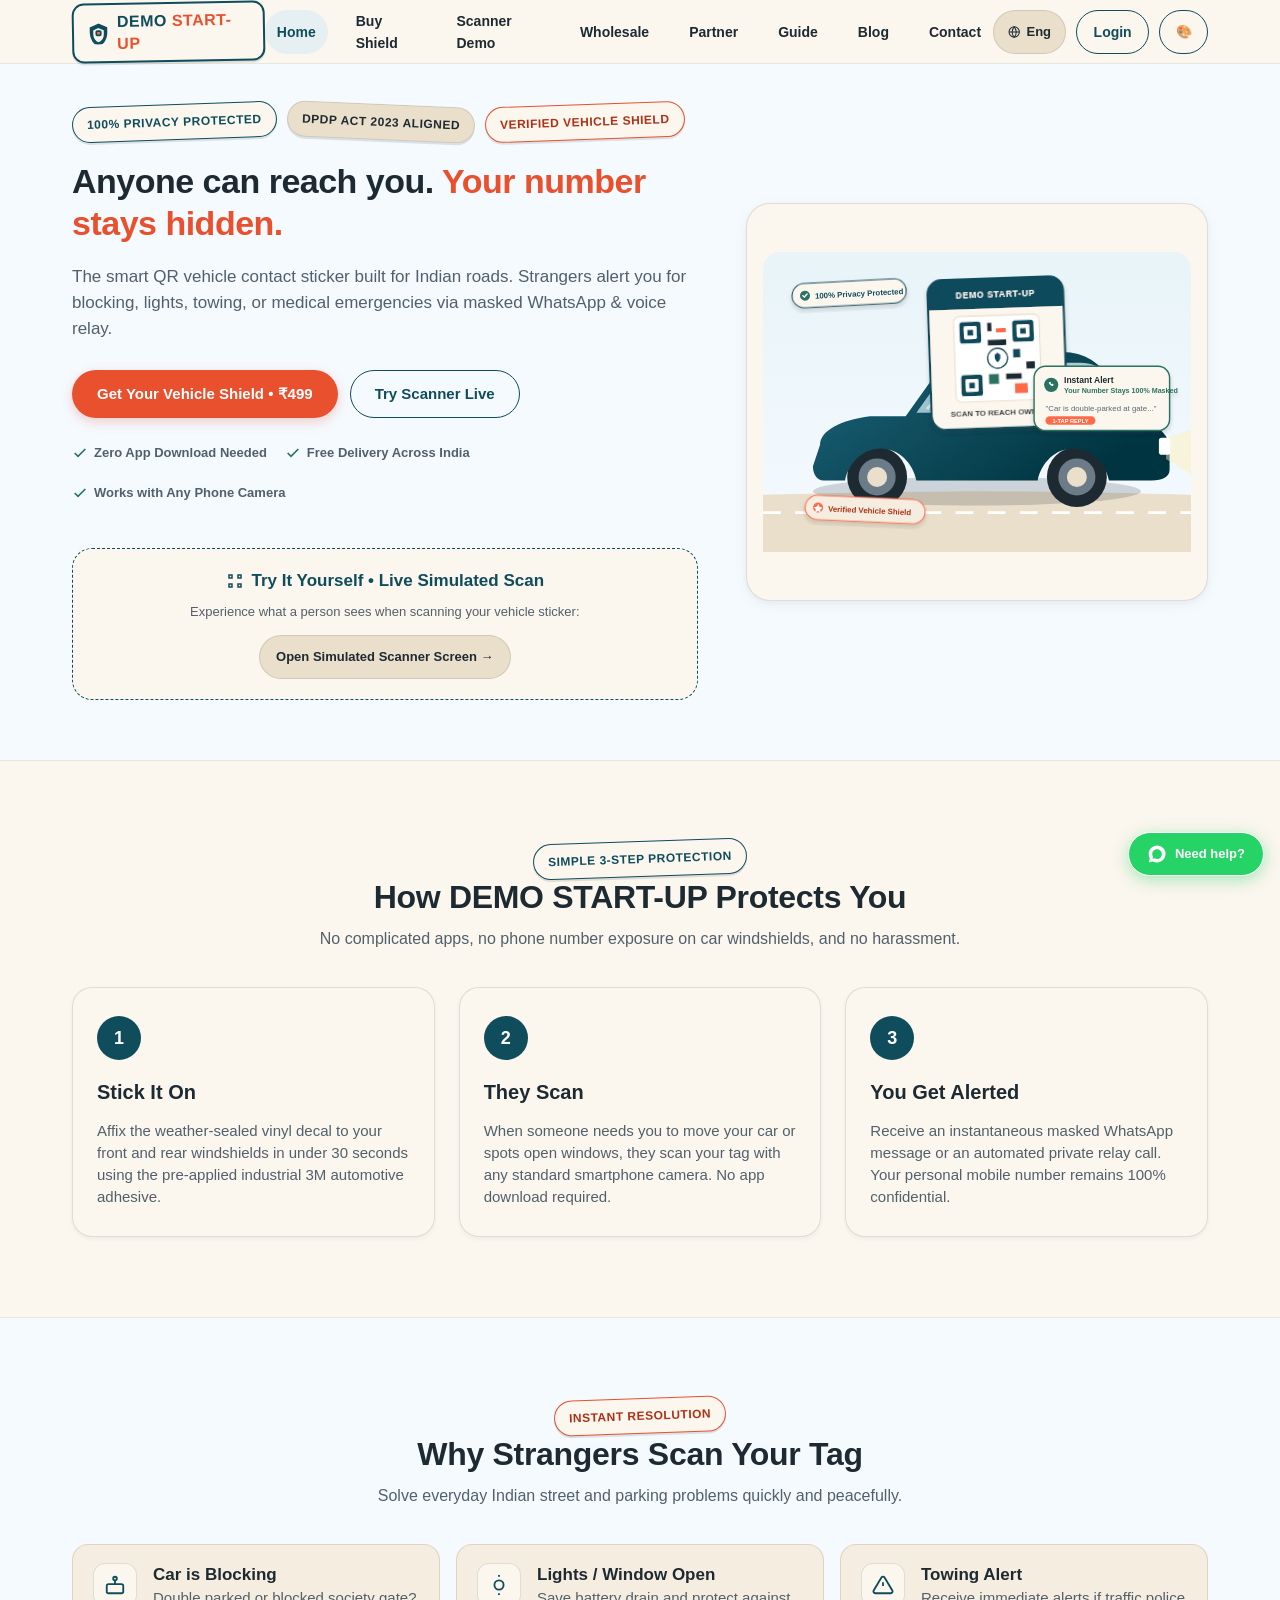
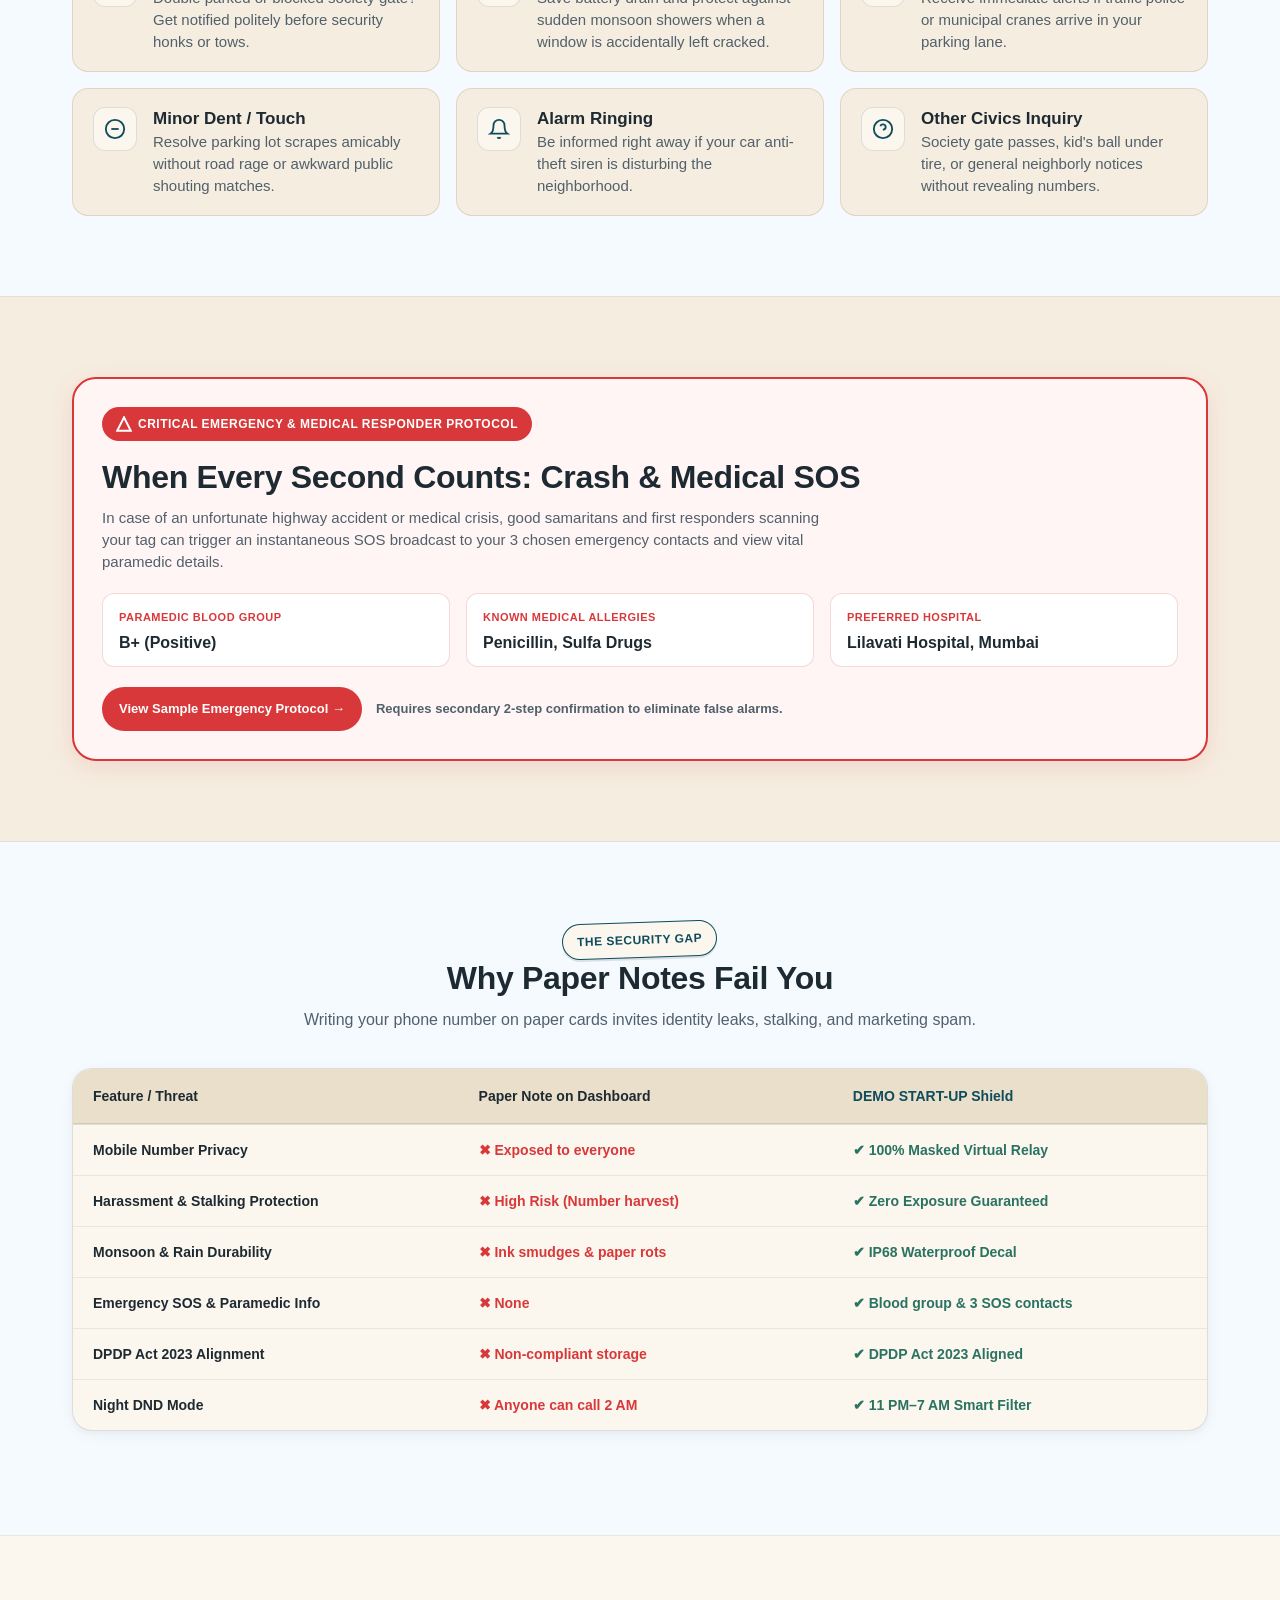
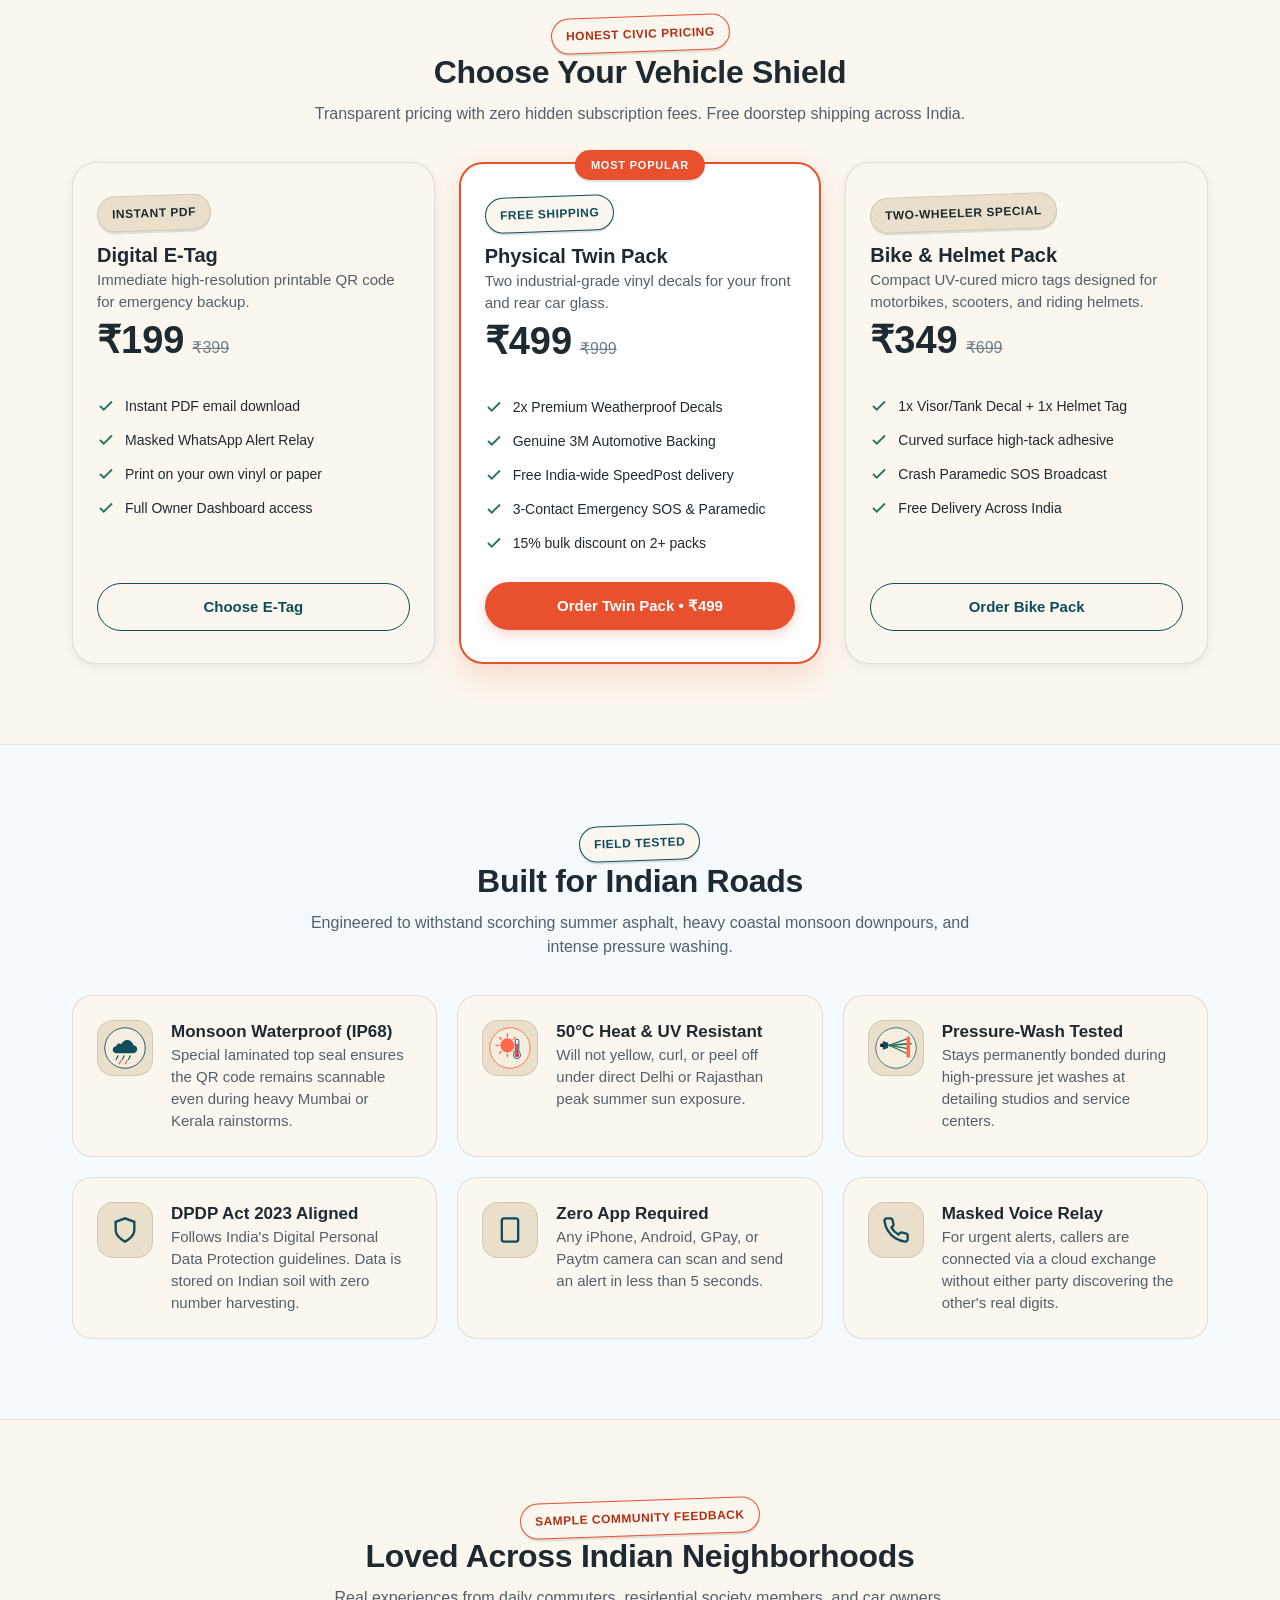
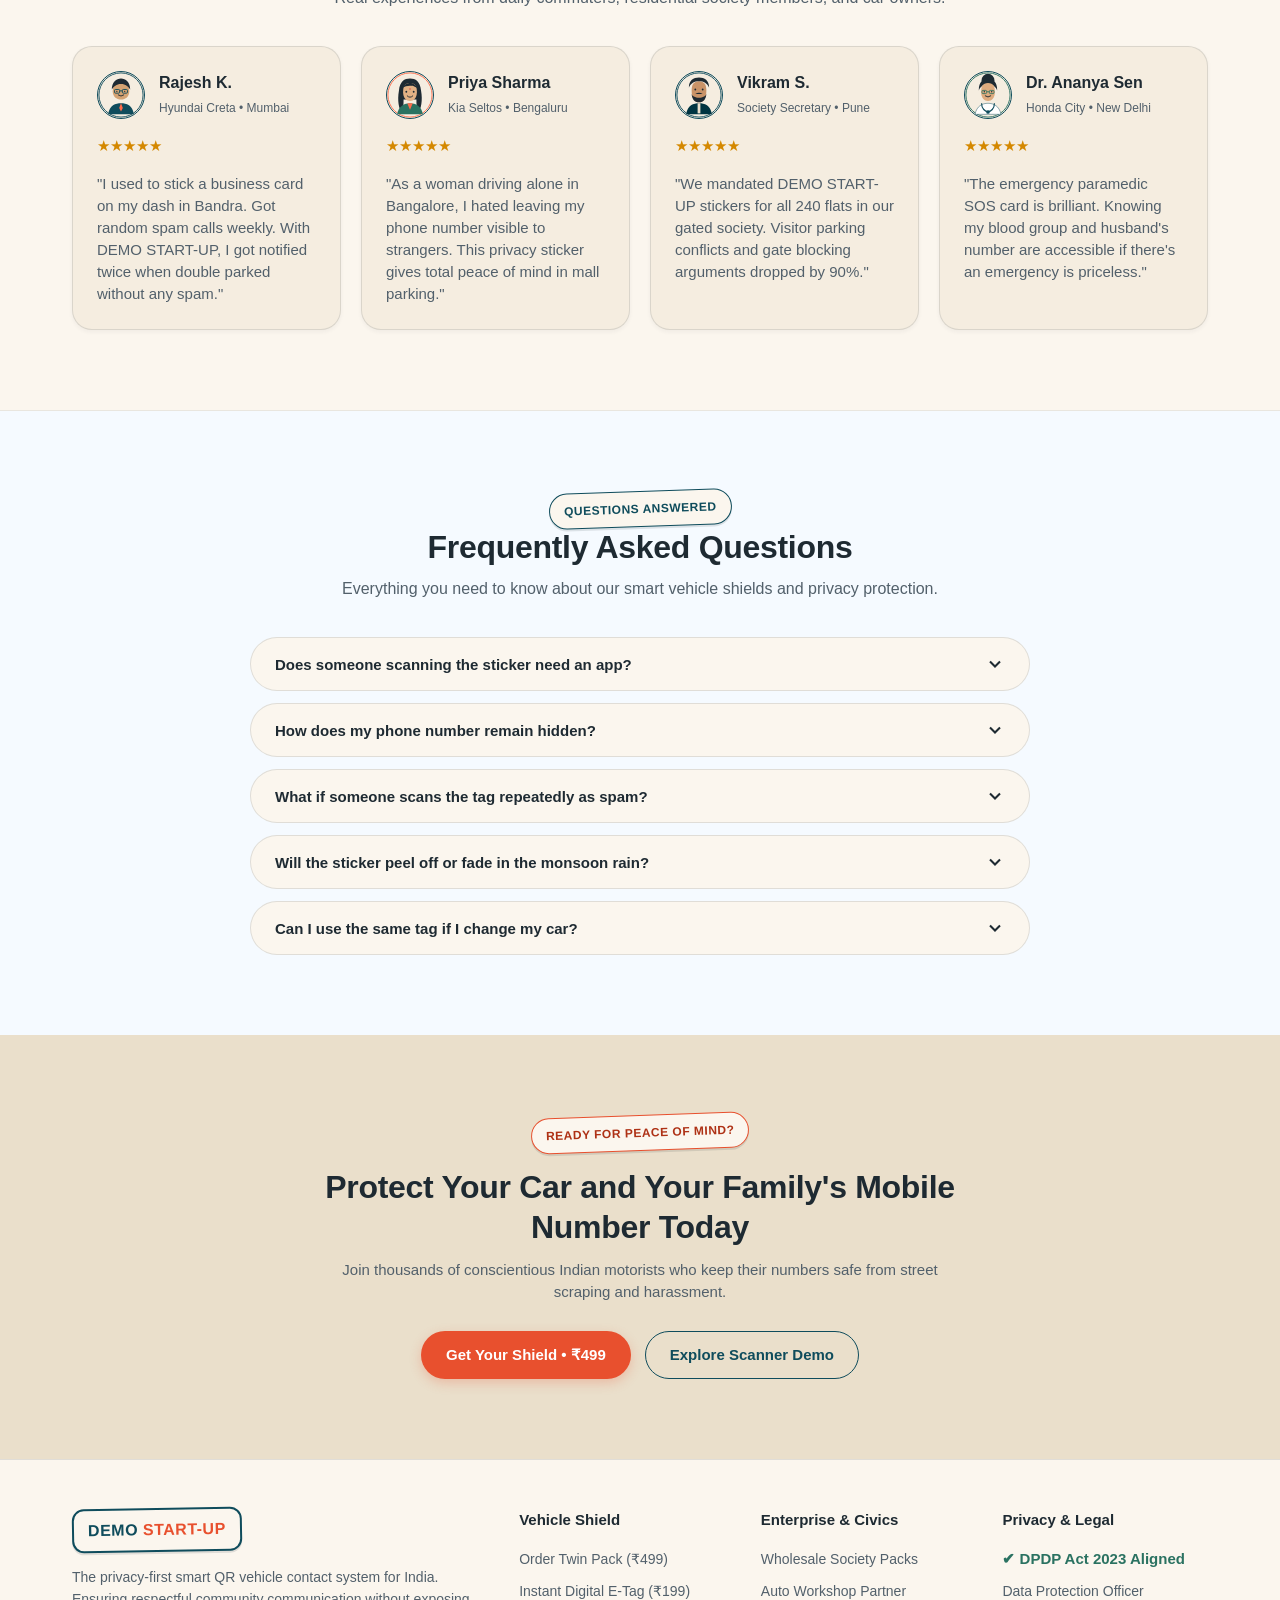
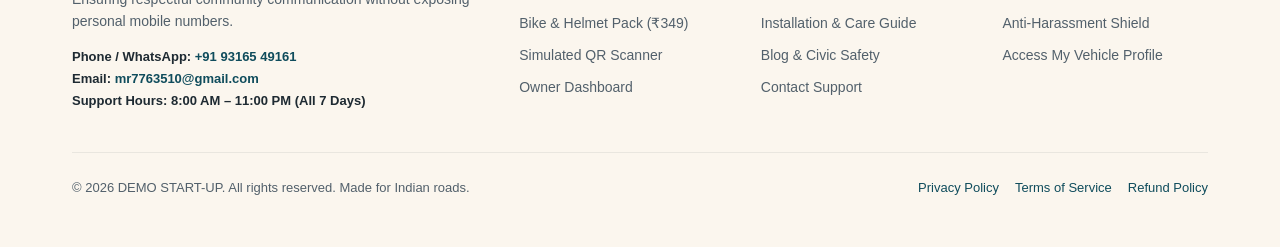
<file: index.html>
<!DOCTYPE html>
<html lang="en">
<head>
  <meta charset="UTF-8">
  <meta name="viewport" content="width=device-width, initial-scale=1.0">
  <title>DEMO START-UP • Smart QR Vehicle Contact Stickers for India</title>
  <meta name="description" content="Anyone can reach you. Your number stays hidden. The smart QR vehicle contact sticker built for Indian roads. Masked WhatsApp & voice relay.">
  <link rel="stylesheet" href="css/styles.css">
</head>
<body>

  <!-- Top Sticky Header Bar -->
  <header class="site-header" id="site-header">
    <div class="container header-container">
      <a href="index.html" class="brand-logo-link" aria-label="DEMO START-UP Home">
        <div class="brand-badge">
          <svg class="shield-glyph" viewBox="0 0 24 24" fill="none" stroke="currentColor" stroke-width="2">
            <path d="M12 2L3 6v6c0 6.5 4 12 9 14 5-2 9-7.5 9-14V6l-9-4z" fill="#0F4C5C"/>
            <path d="M12 5L5 8.2v4.8c0 4.8 3 8.9 7 10.4 4-1.5 7-5.6 7-10.4V8.2L12 5z" fill="#FBF6EE"/>
            <rect x="9.5" y="9.5" width="5" height="5" fill="#FF6B4A" rx="1"/>
          </svg>
          <span class="brand-text">DEMO <span>START-UP</span></span>
        </div>
      </a>

      <!-- Desktop Nav Links -->
      <nav aria-label="Main Navigation">
        <ul class="nav-links">
          <li><a href="index.html" class="nav-link active" data-i18n="nav_home">Home</a></li>
          <li><a href="buy.html" class="nav-link" data-i18n="nav_buy">Buy Shield</a></li>
          <li><a href="scan.html" class="nav-link" data-i18n="nav_scanner">Scanner Demo</a></li>
          <li><a href="wholesale.html" class="nav-link" data-i18n="nav_wholesale">Wholesale</a></li>
          <li><a href="partner.html" class="nav-link" data-i18n="nav_partner">Partner</a></li>
          <li><a href="guide.html" class="nav-link" data-i18n="nav_guide">Guide</a></li>
          <li><a href="blog.html" class="nav-link" data-i18n="nav_blog">Blog</a></li>
          <li><a href="contact.html" class="nav-link" data-i18n="nav_contact">Contact</a></li>
        </ul>
      </nav>

      <!-- Header Actions -->
      <div class="header-actions">
        <!-- Language Pill -->
        <button type="button" class="lang-pill-btn" id="lang-sheet-trigger" aria-label="Select Language">
          <svg width="16" height="16" viewBox="0 0 24 24" fill="none" stroke="currentColor" stroke-width="2">
            <circle cx="12" cy="12" r="10"></circle>
            <line x1="2" y1="12" x2="22" y2="12"></line>
            <path d="M12 2a15.3 15.3 0 0 1 4 10 15.3 15.3 0 0 1-4 10 15.3 15.3 0 0 1-4-10 15.3 15.3 0 0 1 4-10z"></path>
          </svg>
          <span id="current-lang-text">Eng</span>
        </button>

        <a href="login.html" class="btn btn-outline btn-sm header-login-btn" data-i18n="nav_login">Login</a>
        <a href="buy.html" class="btn btn-cta btn-sm" style="display:none;" id="header-buy-cta">Get Shield</a>
        <button id="bg-toggle-btn" class="btn btn-outline btn-sm" aria-label="Change Background Color">🎨</button>

        <!-- Mobile Menu Toggle Button -->
        <button type="button" class="mobile-menu-toggle" id="mobile-menu-toggle" aria-label="Open Navigation Menu">
          <svg width="22" height="22" viewBox="0 0 24 24" fill="none" stroke="currentColor" stroke-width="2">
            <line x1="3" y1="12" x2="21" y2="12"></line>
            <line x1="3" y1="6" x2="21" y2="6"></line>
            <line x1="3" y1="18" x2="21" y2="18"></line>
          </svg>
        </button>
      </div>
    </div>
  </header>

  <!-- Mobile Slide-in Drawer -->
  <div class="mobile-nav-drawer" id="mobile-nav-drawer" role="dialog" aria-modal="true" aria-label="Mobile Navigation">
    <div class="drawer-content">
      <div class="drawer-header">
        <div class="brand-badge">
          <span class="brand-text">DEMO <span>START-UP</span></span>
        </div>
        <button type="button" id="close-drawer-btn" aria-label="Close Navigation" style="background:none; border:none; color:var(--text); font-size:22px; cursor:pointer;">&times;</button>
      </div>
      <ul class="drawer-links">
        <li><a href="index.html" class="drawer-link active"><span>🏠</span> Home</a></li>
        <li><a href="buy.html" class="drawer-link"><span>🛡️</span> Buy Vehicle Shield</a></li>
        <li><a href="scan.html" class="drawer-link"><span>📱</span> Scanner Demo</a></li>
        <li><a href="dashboard.html" class="drawer-link"><span>📊</span> Owner Dashboard</a></li>
        <li><a href="wholesale.html" class="drawer-link"><span>🏢</span> Wholesale & Societies</a></li>
        <li><a href="partner.html" class="drawer-link"><span>🤝</span> Partner Program</a></li>
        <li><a href="guide.html" class="drawer-link"><span>📖</span> User Guide & Care</a></li>
        <li><a href="blog.html" class="drawer-link"><span>✍️</span> Blog & Insights</a></li>
        <li><a href="contact.html" class="drawer-link"><span>📞</span> Contact Support</a></li>
      </ul>
      <div style="margin-top:auto; display:flex; flex-direction:column; gap:10px;">
        <a href="login.html" class="btn btn-outline btn-block">Owner Login</a>
        <a href="buy.html" class="btn btn-cta btn-block">Get Shield • ₹499</a>
      </div>
    </div>
  </div>

  <!-- Language Selection Bottom Sheet -->
  <div class="bottom-sheet-backdrop" id="lang-bottom-sheet" role="dialog" aria-modal="true" aria-label="Choose Language">
    <div class="bottom-sheet">
      <div class="sheet-handle"></div>
      <div class="sheet-header">
        <h3 style="font-size:18px;">Choose Language</h3>
        <button type="button" id="close-lang-sheet" style="font-size:20px; color:var(--text-muted); cursor:pointer;">&times;</button>
      </div>
      <div class="language-options-grid">
        <button type="button" class="lang-option-btn selected" data-lang="en">
          <div>
            <div class="lang-title">English</div>
            <div class="lang-sub">Default Interface</div>
          </div>
          <span>✔</span>
        </button>
        <button type="button" class="lang-option-btn" data-lang="hi">
          <div>
            <div class="lang-title">हिन्दी (Hindi)</div>
            <div class="lang-sub">भारतीय भाषाओं में अलर्ट</div>
          </div>
          <span>✔</span>
        </button>
        <button type="button" class="lang-option-btn" data-lang="gu">
          <div>
            <div class="lang-title">ગુજરાતી (Gujarati)</div>
            <div class="lang-sub">સ્થાનિક ભાષા સપોર્ટ</div>
          </div>
          <span>✔</span>
        </button>
        <button type="button" class="lang-option-btn" data-lang="ta">
          <div>
            <div class="lang-title">தமிழ் (Tamil)</div>
            <div class="lang-sub">பிராந்திய மொழி ஆதரவு</div>
          </div>
          <span>✔</span>
        </button>
      </div>
    </div>
  </div>

  <main>
    <!-- HERO SECTION -->
    <section class="hero-section">
      <div class="container">
        <div class="hero-grid">
          <!-- Left Text Content -->
          <div class="hero-content">
            <div class="hero-badges-row">
              <span class="sticker-badge badge-teal" data-i18n="badge_privacy">100% Privacy Protected</span>
              <span class="sticker-badge badge-sand tilt-right" data-i18n="badge_aligned">DPDP Act 2023 Aligned</span>
              <span class="sticker-badge badge-coral" data-i18n="badge_shield">Verified Vehicle Shield</span>
            </div>

            <h1 class="hero-title" data-i18n="hero_title">
              Anyone can reach you. <span>Your number stays hidden.</span>
            </h1>

            <p class="hero-subtitle" data-i18n="hero_subtitle">
              The smart QR vehicle contact sticker built for Indian roads. Strangers alert you for blocking, lights, towing, or medical emergencies via masked WhatsApp & voice relay.
            </p>

            <div class="hero-cta-group">
              <a href="buy.html" class="btn btn-cta" data-i18n="cta_get_shield">
                Get Your Vehicle Shield • ₹499
              </a>
              <a href="scan.html" class="btn btn-outline" data-i18n="cta_try_scanner">
                Try Scanner Live
              </a>
            </div>

            <div class="trust-row">
              <span class="trust-item">
                <svg width="16" height="16" viewBox="0 0 24 24" fill="none" stroke="#2A7261" stroke-width="2.5"><polyline points="20 6 9 17 4 12"></polyline></svg>
                Zero App Download Needed
              </span>
              <span class="trust-item">
                <svg width="16" height="16" viewBox="0 0 24 24" fill="none" stroke="#2A7261" stroke-width="2.5"><polyline points="20 6 9 17 4 12"></polyline></svg>
                Free Delivery Across India
              </span>
              <span class="trust-item">
                <svg width="16" height="16" viewBox="0 0 24 24" fill="none" stroke="#2A7261" stroke-width="2.5"><polyline points="20 6 9 17 4 12"></polyline></svg>
                Works with Any Phone Camera
              </span>
            </div>

            <!-- "Try It Yourself" Simulated Scan Banner -->
            <div class="simulated-scan-box">
              <h4>
                <svg width="18" height="18" viewBox="0 0 24 24" fill="none" stroke="currentColor" stroke-width="2"><path d="M4 4h4v4H4zM16 4h4v4h-4zM4 16h4v4H4zM16 16h4v4h-4z"></path></svg>
                Try It Yourself • Live Simulated Scan
              </h4>
              <p style="font-size:13px; margin-bottom:12px;">Experience what a person sees when scanning your vehicle sticker:</p>
              <a href="scan.html" class="btn btn-sand btn-sm">Open Simulated Scanner Screen &rarr;</a>
            </div>
          </div>

          <!-- Right Hero Illustration -->
          <div class="hero-visual">
            <div class="hero-visual-card">
              <img src="assets/hero-car-qr.svg" alt="Tactile QR vehicle contact sticker affixed on a modern car windshield in India" width="520" height="364">
            </div>
          </div>
        </div>
      </div>
    </section>

    <!-- SECTION: HOW DEMO START-UP PROTECTS YOU (3 Steps) -->
    <section class="section section-cream">
      <div class="container">
        <div class="section-header">
          <span class="sticker-badge badge-teal">Simple 3-Step Protection</span>
          <h2>How DEMO START-UP Protects You</h2>
          <p>No complicated apps, no phone number exposure on car windshields, and no harassment.</p>
        </div>

        <div class="steps-grid">
          <div class="step-card">
            <div class="step-badge">1</div>
            <h3>Stick It On</h3>
            <p>Affix the weather-sealed vinyl decal to your front and rear windshields in under 30 seconds using the pre-applied industrial 3M automotive adhesive.</p>
          </div>

          <div class="step-card">
            <div class="step-badge">2</div>
            <h3>They Scan</h3>
            <p>When someone needs you to move your car or spots open windows, they scan your tag with any standard smartphone camera. No app download required.</p>
          </div>

          <div class="step-card">
            <div class="step-badge">3</div>
            <h3>You Get Alerted</h3>
            <p>Receive an instantaneous masked WhatsApp message or an automated private relay call. Your personal mobile number remains 100% confidential.</p>
          </div>
        </div>
      </div>
    </section>

    <!-- SECTION: WHY STRANGERS SCAN YOUR TAG -->
    <section class="section">
      <div class="container">
        <div class="section-header">
          <span class="sticker-badge badge-coral">Instant Resolution</span>
          <h2>Why Strangers Scan Your Tag</h2>
          <p>Solve everyday Indian street and parking problems quickly and peacefully.</p>
        </div>

        <div class="reasons-grid">
          <div class="reason-card">
            <div class="reason-icon">
              <svg width="22" height="22" viewBox="0 0 24 24" fill="none" stroke="currentColor" stroke-width="2"><rect x="3" y="11" width="18" height="10" rx="2"></rect><circle cx="12" cy="5" r="2"></circle><path d="M12 7v4"></path></svg>
            </div>
            <div>
              <h4>Car is Blocking</h4>
              <p>Double parked or blocked society gate? Get notified politely before security honks or tows.</p>
            </div>
          </div>

          <div class="reason-card">
            <div class="reason-icon">
              <svg width="22" height="22" viewBox="0 0 24 24" fill="none" stroke="currentColor" stroke-width="2"><circle cx="12" cy="12" r="5"></circle><line x1="12" y1="1" x2="12" y2="3"></line><line x1="12" y1="21" x2="12" y2="23"></line></svg>
            </div>
            <div>
              <h4>Lights / Window Open</h4>
              <p>Save battery drain and protect against sudden monsoon showers when a window is accidentally left cracked.</p>
            </div>
          </div>

          <div class="reason-card">
            <div class="reason-icon">
              <svg width="22" height="22" viewBox="0 0 24 24" fill="none" stroke="currentColor" stroke-width="2"><path d="M10.29 3.86L1.82 18a2 2 0 0 0 1.71 3h16.94a2 2 0 0 0 1.71-3L13.71 3.86a2 2 0 0 0-3.42 0z"></path><line x1="12" y1="9" x2="12" y2="13"></line><line x1="12" y1="17" x2="12.01" y2="17"></line></svg>
            </div>
            <div>
              <h4>Towing Alert</h4>
              <p>Receive immediate alerts if traffic police or municipal cranes arrive in your parking lane.</p>
            </div>
          </div>

          <div class="reason-card">
            <div class="reason-icon">
              <svg width="22" height="22" viewBox="0 0 24 24" fill="none" stroke="currentColor" stroke-width="2"><circle cx="12" cy="12" r="10"></circle><path d="M8 12h8"></path></svg>
            </div>
            <div>
              <h4>Minor Dent / Touch</h4>
              <p>Resolve parking lot scrapes amicably without road rage or awkward public shouting matches.</p>
            </div>
          </div>

          <div class="reason-card">
            <div class="reason-icon">
              <svg width="22" height="22" viewBox="0 0 24 24" fill="none" stroke="currentColor" stroke-width="2"><path d="M18 8A6 6 0 0 0 6 8c0 7-3 9-3 9h18s-3-2-3-9"></path><path d="M13.73 21a2 2 0 0 1-3.46 0"></path></svg>
            </div>
            <div>
              <h4>Alarm Ringing</h4>
              <p>Be informed right away if your car anti-theft siren is disturbing the neighborhood.</p>
            </div>
          </div>

          <div class="reason-card">
            <div class="reason-icon">
              <svg width="22" height="22" viewBox="0 0 24 24" fill="none" stroke="currentColor" stroke-width="2"><circle cx="12" cy="12" r="10"></circle><path d="M9.09 9a3 3 0 0 1 5.83 1c0 2-3 3-3 3"></path><line x1="12" y1="17" x2="12.01" y2="17"></line></svg>
            </div>
            <div>
              <h4>Other Civics Inquiry</h4>
              <p>Society gate passes, kid's ball under tire, or general neighborly notices without revealing numbers.</p>
            </div>
          </div>
        </div>
      </div>
    </section>

    <!-- SECTION: EMERGENCY SOS & PARAMEDIC CARD -->
    <section class="section section-ivory">
      <div class="container">
        <div class="sos-card-featured">
          <div class="sos-badge-tag">
            <svg width="16" height="16" viewBox="0 0 24 24" fill="none" stroke="currentColor" stroke-width="3"><polygon points="12 2 2 22 22 22"></polygon></svg>
            Critical Emergency & Medical Responder Protocol
          </div>
          <h2 style="color:var(--text); margin-bottom:10px;">When Every Second Counts: Crash & Medical SOS</h2>
          <p style="color:var(--text-muted); font-size:15px; max-width:720px;">
            In case of an unfortunate highway accident or medical crisis, good samaritans and first responders scanning your tag can trigger an instantaneous SOS broadcast to your 3 chosen emergency contacts and view vital paramedic details.
          </p>

          <div class="paramedic-details-grid">
            <div class="paramedic-field">
              <span class="label">Paramedic Blood Group</span>
              <span class="value">B+ (Positive)</span>
            </div>
            <div class="paramedic-field">
              <span class="label">Known Medical Allergies</span>
              <span class="value">Penicillin, Sulfa Drugs</span>
            </div>
            <div class="paramedic-field">
              <span class="label">Preferred Hospital</span>
              <span class="value">Lilavati Hospital, Mumbai</span>
            </div>
          </div>

          <div style="display:flex; gap:14px; flex-wrap:wrap; align-items:center;">
            <a href="scan.html" class="btn btn-sos btn-sm">
              View Sample Emergency Protocol &rarr;
            </a>
            <span style="font-size:13px; color:var(--text-muted); font-weight:600;">
              Requires secondary 2-step confirmation to eliminate false alarms.
            </span>
          </div>
        </div>
      </div>
    </section>

    <!-- SECTION: WHY PAPER NOTES FAIL YOU (Comparison Table) -->
    <section class="section">
      <div class="container">
        <div class="section-header">
          <span class="sticker-badge badge-teal">The Security Gap</span>
          <h2>Why Paper Notes Fail You</h2>
          <p>Writing your phone number on paper cards invites identity leaks, stalking, and marketing spam.</p>
        </div>

        <div class="comparison-table-wrapper">
          <table class="comparison-table">
            <thead>
              <tr>
                <th style="width:34%;">Feature / Threat</th>
                <th style="width:33%;">Paper Note on Dashboard</th>
                <th style="width:33%; color:var(--primary);">DEMO START-UP Shield</th>
              </tr>
            </thead>
            <tbody>
              <tr>
                <td><strong>Mobile Number Privacy</strong></td>
                <td><span class="status-cross">✖ Exposed to everyone</span></td>
                <td><span class="status-check">✔ 100% Masked Virtual Relay</span></td>
              </tr>
              <tr>
                <td><strong>Harassment & Stalking Protection</strong></td>
                <td><span class="status-cross">✖ High Risk (Number harvest)</span></td>
                <td><span class="status-check">✔ Zero Exposure Guaranteed</span></td>
              </tr>
              <tr>
                <td><strong>Monsoon & Rain Durability</strong></td>
                <td><span class="status-cross">✖ Ink smudges & paper rots</span></td>
                <td><span class="status-check">✔ IP68 Waterproof Decal</span></td>
              </tr>
              <tr>
                <td><strong>Emergency SOS & Paramedic Info</strong></td>
                <td><span class="status-cross">✖ None</span></td>
                <td><span class="status-check">✔ Blood group & 3 SOS contacts</span></td>
              </tr>
              <tr>
                <td><strong>DPDP Act 2023 Alignment</strong></td>
                <td><span class="status-cross">✖ Non-compliant storage</span></td>
                <td><span class="status-check">✔ DPDP Act 2023 Aligned</span></td>
              </tr>
              <tr>
                <td><strong>Night DND Mode</strong></td>
                <td><span class="status-cross">✖ Anyone can call 2 AM</span></td>
                <td><span class="status-check">✔ 11 PM–7 AM Smart Filter</span></td>
              </tr>
            </tbody>
          </table>
        </div>
      </div>
    </section>

    <!-- SECTION: CHOOSE YOUR VEHICLE SHIELD (Pricing) -->
    <section class="section section-cream" id="pricing-section">
      <div class="container">
        <div class="section-header">
          <span class="sticker-badge badge-coral">Honest Civic Pricing</span>
          <h2>Choose Your Vehicle Shield</h2>
          <p>Transparent pricing with zero hidden subscription fees. Free doorstep shipping across India.</p>
        </div>

        <div class="pricing-grid">
          <!-- Card 1: Digital E-Tag -->
          <div class="pricing-card">
            <span class="sticker-badge badge-sand" style="align-self:flex-start;">Instant PDF</span>
            <h3 style="margin-top:10px;">Digital E-Tag</h3>
            <p>Immediate high-resolution printable QR code for emergency backup.</p>
            <div class="price-display">
              <span class="price-amount">₹199</span>
              <span class="price-strike">₹399</span>
            </div>
            <ul class="price-features-list">
              <li>
                <svg viewBox="0 0 24 24" fill="none" stroke="currentColor" stroke-width="2.5"><polyline points="20 6 9 17 4 12"></polyline></svg>
                Instant PDF email download
              </li>
              <li>
                <svg viewBox="0 0 24 24" fill="none" stroke="currentColor" stroke-width="2.5"><polyline points="20 6 9 17 4 12"></polyline></svg>
                Masked WhatsApp Alert Relay
              </li>
              <li>
                <svg viewBox="0 0 24 24" fill="none" stroke="currentColor" stroke-width="2.5"><polyline points="20 6 9 17 4 12"></polyline></svg>
                Print on your own vinyl or paper
              </li>
              <li>
                <svg viewBox="0 0 24 24" fill="none" stroke="currentColor" stroke-width="2.5"><polyline points="20 6 9 17 4 12"></polyline></svg>
                Full Owner Dashboard access
              </li>
            </ul>
            <a href="buy.html" class="btn btn-outline btn-block">Choose E-Tag</a>
          </div>

          <!-- Card 2: Physical Twin Pack (Most Popular) -->
          <div class="pricing-card featured">
            <span class="popular-ribbon">Most Popular</span>
            <span class="sticker-badge badge-teal" style="align-self:flex-start;">Free Shipping</span>
            <h3 style="margin-top:10px;">Physical Twin Pack</h3>
            <p>Two industrial-grade vinyl decals for your front and rear car glass.</p>
            <div class="price-display">
              <span class="price-amount">₹499</span>
              <span class="price-strike">₹999</span>
            </div>
            <ul class="price-features-list">
              <li>
                <svg viewBox="0 0 24 24" fill="none" stroke="currentColor" stroke-width="2.5"><polyline points="20 6 9 17 4 12"></polyline></svg>
                2x Premium Weatherproof Decals
              </li>
              <li>
                <svg viewBox="0 0 24 24" fill="none" stroke="currentColor" stroke-width="2.5"><polyline points="20 6 9 17 4 12"></polyline></svg>
                Genuine 3M Automotive Backing
              </li>
              <li>
                <svg viewBox="0 0 24 24" fill="none" stroke="currentColor" stroke-width="2.5"><polyline points="20 6 9 17 4 12"></polyline></svg>
                Free India-wide SpeedPost delivery
              </li>
              <li>
                <svg viewBox="0 0 24 24" fill="none" stroke="currentColor" stroke-width="2.5"><polyline points="20 6 9 17 4 12"></polyline></svg>
                3-Contact Emergency SOS & Paramedic
              </li>
              <li>
                <svg viewBox="0 0 24 24" fill="none" stroke="currentColor" stroke-width="2.5"><polyline points="20 6 9 17 4 12"></polyline></svg>
                15% bulk discount on 2+ packs
              </li>
            </ul>
            <a href="buy.html" class="btn btn-cta btn-block">Order Twin Pack • ₹499</a>
          </div>

          <!-- Card 3: Bike & Helmet Dual Pack -->
          <div class="pricing-card">
            <span class="sticker-badge badge-sand" style="align-self:flex-start;">Two-Wheeler Special</span>
            <h3 style="margin-top:10px;">Bike & Helmet Pack</h3>
            <p>Compact UV-cured micro tags designed for motorbikes, scooters, and riding helmets.</p>
            <div class="price-display">
              <span class="price-amount">₹349</span>
              <span class="price-strike">₹699</span>
            </div>
            <ul class="price-features-list">
              <li>
                <svg viewBox="0 0 24 24" fill="none" stroke="currentColor" stroke-width="2.5"><polyline points="20 6 9 17 4 12"></polyline></svg>
                1x Visor/Tank Decal + 1x Helmet Tag
              </li>
              <li>
                <svg viewBox="0 0 24 24" fill="none" stroke="currentColor" stroke-width="2.5"><polyline points="20 6 9 17 4 12"></polyline></svg>
                Curved surface high-tack adhesive
              </li>
              <li>
                <svg viewBox="0 0 24 24" fill="none" stroke="currentColor" stroke-width="2.5"><polyline points="20 6 9 17 4 12"></polyline></svg>
                Crash Paramedic SOS Broadcast
              </li>
              <li>
                <svg viewBox="0 0 24 24" fill="none" stroke="currentColor" stroke-width="2.5"><polyline points="20 6 9 17 4 12"></polyline></svg>
                Free Delivery Across India
              </li>
            </ul>
            <a href="buy.html" class="btn btn-outline btn-block">Order Bike Pack</a>
          </div>
        </div>
      </div>
    </section>

    <!-- SECTION: BUILT FOR INDIAN ROADS -->
    <section class="section">
      <div class="container">
        <div class="section-header">
          <span class="sticker-badge badge-teal">Field Tested</span>
          <h2>Built for Indian Roads</h2>
          <p>Engineered to withstand scorching summer asphalt, heavy coastal monsoon downpours, and intense pressure washing.</p>
        </div>

        <div class="features-grid">
          <div class="feature-card">
            <div class="feature-icon-box">
              <img src="assets/weather-monsoon.svg" alt="Monsoon Waterproof Protection" width="44" height="44">
            </div>
            <div>
              <h4>Monsoon Waterproof (IP68)</h4>
              <p>Special laminated top seal ensures the QR code remains scannable even during heavy Mumbai or Kerala rainstorms.</p>
            </div>
          </div>

          <div class="feature-card">
            <div class="feature-icon-box">
              <img src="assets/weather-heat.svg" alt="UV and 50°C Heat Resistance" width="44" height="44">
            </div>
            <div>
              <h4>50°C Heat & UV Resistant</h4>
              <p>Will not yellow, curl, or peel off under direct Delhi or Rajasthan peak summer sun exposure.</p>
            </div>
          </div>

          <div class="feature-card">
            <div class="feature-icon-box">
              <img src="assets/weather-pressure.svg" alt="Commercial Pressure Wash Tested" width="44" height="44">
            </div>
            <div>
              <h4>Pressure-Wash Tested</h4>
              <p>Stays permanently bonded during high-pressure jet washes at detailing studios and service centers.</p>
            </div>
          </div>

          <div class="feature-card">
            <div class="feature-icon-box">
              <svg width="28" height="28" viewBox="0 0 24 24" fill="none" stroke="#0F4C5C" stroke-width="2"><path d="M12 22s8-4 8-10V5l-8-3-8 3v7c0 6 8 10 8 10z"></path></svg>
            </div>
            <div>
              <h4>DPDP Act 2023 Aligned</h4>
              <p>Follows India's Digital Personal Data Protection guidelines. Data is stored on Indian soil with zero number harvesting.</p>
            </div>
          </div>

          <div class="feature-card">
            <div class="feature-icon-box">
              <svg width="28" height="28" viewBox="0 0 24 24" fill="none" stroke="#0F4C5C" stroke-width="2"><rect x="5" y="2" width="14" height="20" rx="2" ry="2"></rect><line x1="12" y1="18" x2="12.01" y2="18"></line></svg>
            </div>
            <div>
              <h4>Zero App Required</h4>
              <p>Any iPhone, Android, GPay, or Paytm camera can scan and send an alert in less than 5 seconds.</p>
            </div>
          </div>

          <div class="feature-card">
            <div class="feature-icon-box">
              <svg width="28" height="28" viewBox="0 0 24 24" fill="none" stroke="#0F4C5C" stroke-width="2"><path d="M22 16.92v3a2 2 0 0 1-2.18 2 19.79 19.79 0 0 1-8.63-3.07 19.5 19.5 0 0 1-6-6 19.79 19.79 0 0 1-3.07-8.67A2 2 0 0 1 4.11 2h3a2 2 0 0 1 2 1.72 12.84 12.84 0 0 0 .7 2.81 2 2 0 0 1-.45 2.11L8.09 9.91a16 16 0 0 0 6 6l1.27-1.27a2 2 0 0 1 2.11-.45 12.84 12.84 0 0 0 2.81.7A2 2 0 0 1 22 16.92z"></path></svg>
            </div>
            <div>
              <h4>Masked Voice Relay</h4>
              <p>For urgent alerts, callers are connected via a cloud exchange without either party discovering the other's real digits.</p>
            </div>
          </div>
        </div>
      </div>
    </section>

    <!-- SECTION: LOVED ACROSS INDIA (Reviews) -->
    <section class="section section-cream">
      <div class="container">
        <div class="section-header">
          <span class="sticker-badge badge-coral">Sample Community Feedback</span>
          <h2>Loved Across Indian Neighborhoods</h2>
          <p>Real experiences from daily commuters, residential society members, and car owners.</p>
        </div>

        <div class="reviews-grid">
          <div class="review-card">
            <div class="reviewer-meta">
              <img src="assets/avatar-rajesh.svg" alt="Rajesh K. avatar" class="reviewer-avatar" width="48" height="48">
              <div class="reviewer-info">
                <h4>Rajesh K.</h4>
                <p>Hyundai Creta • Mumbai</p>
              </div>
            </div>
            <div class="stars-rating">★★★★★</div>
            <p>"I used to stick a business card on my dash in Bandra. Got random spam calls weekly. With DEMO START-UP, I got notified twice when double parked without any spam."</p>
          </div>

          <div class="review-card">
            <div class="reviewer-meta">
              <img src="assets/avatar-priya.svg" alt="Priya Sharma avatar" class="reviewer-avatar" width="48" height="48">
              <div class="reviewer-info">
                <h4>Priya Sharma</h4>
                <p>Kia Seltos • Bengaluru</p>
              </div>
            </div>
            <div class="stars-rating">★★★★★</div>
            <p>"As a woman driving alone in Bangalore, I hated leaving my phone number visible to strangers. This privacy sticker gives total peace of mind in mall parking."</p>
          </div>

          <div class="review-card">
            <div class="reviewer-meta">
              <img src="assets/avatar-vikram.svg" alt="Vikram S. avatar" class="reviewer-avatar" width="48" height="48">
              <div class="reviewer-info">
                <h4>Vikram S.</h4>
                <p>Society Secretary • Pune</p>
              </div>
            </div>
            <div class="stars-rating">★★★★★</div>
            <p>"We mandated DEMO START-UP stickers for all 240 flats in our gated society. Visitor parking conflicts and gate blocking arguments dropped by 90%."</p>
          </div>

          <div class="review-card">
            <div class="reviewer-meta">
              <img src="assets/avatar-ananya.svg" alt="Dr. Ananya Sen avatar" class="reviewer-avatar" width="48" height="48">
              <div class="reviewer-info">
                <h4>Dr. Ananya Sen</h4>
                <p>Honda City • New Delhi</p>
              </div>
            </div>
            <div class="stars-rating">★★★★★</div>
            <p>"The emergency paramedic SOS card is brilliant. Knowing my blood group and husband's number are accessible if there's an emergency is priceless."</p>
          </div>
        </div>
      </div>
    </section>

    <!-- SECTION: FAQ ACCORDION -->
    <section class="section">
      <div class="container">
        <div class="section-header">
          <span class="sticker-badge badge-teal">Questions Answered</span>
          <h2>Frequently Asked Questions</h2>
          <p>Everything you need to know about our smart vehicle shields and privacy protection.</p>
        </div>

        <div class="faq-accordion-list">
          <div class="faq-item">
            <button type="button" class="faq-trigger" aria-expanded="false">
              <span>Does someone scanning the sticker need an app?</span>
              <svg class="faq-icon-chevron" viewBox="0 0 24 24" fill="none" stroke="currentColor" stroke-width="2.5"><polyline points="6 9 12 15 18 9"></polyline></svg>
            </button>
            <div class="faq-content">
              <p>No app is required at all. Any standard smartphone camera, Google Lens, WhatsApp QR scanner, or payment app (Paytm/GPay) opens the secure contact screen in 2 seconds.</p>
            </div>
          </div>

          <div class="faq-item">
            <button type="button" class="faq-trigger" aria-expanded="false">
              <span>How does my phone number remain hidden?</span>
              <svg class="faq-icon-chevron" viewBox="0 0 24 24" fill="none" stroke="currentColor" stroke-width="2.5"><polyline points="6 9 12 15 18 9"></polyline></svg>
            </button>
            <div class="faq-content">
              <p>The scanner interacts solely with our secure cloud relay. WhatsApp messages and calls are routed through our verified business server. The person scanning only sees your vehicle make and masked plate (e.g. MH 02 ▪▪ 8820).</p>
            </div>
          </div>

          <div class="faq-item">
            <button type="button" class="faq-trigger" aria-expanded="false">
              <span>What if someone scans the tag repeatedly as spam?</span>
              <svg class="faq-icon-chevron" viewBox="0 0 24 24" fill="none" stroke="currentColor" stroke-width="2.5"><polyline points="6 9 12 15 18 9"></polyline></svg>
            </button>
            <div class="faq-content">
              <p>We enforce automated rate-limiting, vehicle icon human verification, and IP-level throttling. You cannot receive more than one notification from the same device within 5 minutes, preventing harassment.</p>
            </div>
          </div>

          <div class="faq-item">
            <button type="button" class="faq-trigger" aria-expanded="false">
              <span>Will the sticker peel off or fade in the monsoon rain?</span>
              <svg class="faq-icon-chevron" viewBox="0 0 24 24" fill="none" stroke="currentColor" stroke-width="2.5"><polyline points="6 9 12 15 18 9"></polyline></svg>
            </button>
            <div class="faq-content">
              <p>No. Our decals use industrial 3M automotive adhesive with UV-resistant ink and an IP68 waterproof laminate. They survive harsh Indian monsoons, 50°C heatwaves, and commercial pressure washes.</p>
            </div>
          </div>

          <div class="faq-item">
            <button type="button" class="faq-trigger" aria-expanded="false">
              <span>Can I use the same tag if I change my car?</span>
              <svg class="faq-icon-chevron" viewBox="0 0 24 24" fill="none" stroke="currentColor" stroke-width="2.5"><polyline points="6 9 12 15 18 9"></polyline></svg>
            </button>
            <div class="faq-content">
              <p>Physical tags are permanently laser-registered to a specific license plate during shipping to prevent vehicle fraud. If you change your car, simply order a fresh replacement pack with your new plate number.</p>
            </div>
          </div>
        </div>
      </div>
    </section>

    <!-- FINAL CTA BANNER -->
    <section class="section section-sand" style="text-align:center;">
      <div class="container" style="max-width:720px;">
        <span class="sticker-badge badge-coral">Ready for Peace of Mind?</span>
        <h2 style="margin:16px 0 12px 0;">Protect Your Car and Your Family's Mobile Number Today</h2>
        <p style="margin-bottom:28px;">Join thousands of conscientious Indian motorists who keep their numbers safe from street scraping and harassment.</p>
        <div style="display:flex; justify-content:center; gap:14px; flex-wrap:wrap;">
          <a href="buy.html" class="btn btn-cta">Get Your Shield • ₹499</a>
          <a href="scan.html" class="btn btn-outline">Explore Scanner Demo</a>
        </div>
      </div>
    </section>
  </main>

  <!-- Global Footer -->
  <footer class="site-footer" id="site-footer">
    <div class="container">
      <div class="footer-grid">
        <div class="footer-brand-col">
          <div class="brand-badge" style="align-self:flex-start;">
            <span class="brand-text">DEMO <span>START-UP</span></span>
          </div>
          <p>The privacy-first smart QR vehicle contact system for India. Ensuring respectful community communication without exposing personal mobile numbers.</p>
          <div style="font-size:13px; color:var(--text); font-weight:700;">
            Phone / WhatsApp: <a href="tel:+919316549161">+91 93165 49161</a><br>
            Email: <a href="mailto:mr7763510@gmail.com">mr7763510@gmail.com</a><br>
            Support Hours: 8:00 AM – 11:00 PM (All 7 Days)
          </div>
        </div>

        <div class="footer-nav-col">
          <h4>Vehicle Shield</h4>
          <ul class="footer-links-list">
            <li><a href="buy.html">Order Twin Pack (₹499)</a></li>
            <li><a href="buy.html">Instant Digital E-Tag (₹199)</a></li>
            <li><a href="buy.html">Bike & Helmet Pack (₹349)</a></li>
            <li><a href="scan.html">Simulated QR Scanner</a></li>
            <li><a href="dashboard.html">Owner Dashboard</a></li>
          </ul>
        </div>

        <div class="footer-nav-col">
          <h4>Enterprise & Civics</h4>
          <ul class="footer-links-list">
            <li><a href="wholesale.html">Wholesale Society Packs</a></li>
            <li><a href="partner.html">Auto Workshop Partner</a></li>
            <li><a href="guide.html">Installation & Care Guide</a></li>
            <li><a href="blog.html">Blog & Civic Safety</a></li>
            <li><a href="contact.html">Contact Support</a></li>
          </ul>
        </div>

        <div class="footer-nav-col">
          <h4>Privacy & Legal</h4>
          <ul class="footer-links-list">
            <li><span class="status-check">✔ DPDP Act 2023 Aligned</span></li>
            <li><a href="contact.html">Data Protection Officer</a></li>
            <li><a href="guide.html">Anti-Harassment Shield</a></li>
            <li><a href="login.html">Access My Vehicle Profile</a></li>
          </ul>
        </div>
      </div>

      <div class="footer-bottom">
        <div>&copy; 2026 DEMO START-UP. All rights reserved. Made for Indian roads.</div>
        <div class="footer-bottom-links">
          <a href="contact.html">Privacy Policy</a>
          <a href="contact.html">Terms of Service</a>
          <a href="contact.html">Refund Policy</a>
        </div>
      </div>
    </div>
  </footer>

  <!-- Floating "Need help?" WhatsApp Chip -->
  <a href="https://wa.me/919316549161" class="floating-whatsapp-chip" target="_blank" rel="noopener noreferrer" aria-label="Chat with Support on WhatsApp">
    <svg viewBox="0 0 24 24"><path d="M12.031 6.172c-3.181 0-5.767 2.586-5.768 5.766-.001 1.298.38 2.27 1.019 3.287l-.711 2.598 2.664-.698c.969.581 1.761.819 2.796.819 3.18 0 5.767-2.587 5.767-5.766.001-3.182-2.585-5.766-5.767-5.766zm10.17 5.766c0 5.631-4.57 10.201-10.201 10.201-1.787 0-3.483-.464-4.965-1.278l-5.035 1.319 1.344-4.912c-.89-1.533-1.344-3.287-1.344-5.33 0-5.631 4.57-10.201 10.201-10.201 5.631 0 10.2 4.57 10.2 10.201z"/></svg>
    <span data-i18n="need_help">Need help?</span>
  </a>

  <!-- Mobile Bottom Tab Bar (Screens < 640px) -->
  <nav class="mobile-tab-bar" aria-label="Mobile Bottom Bar">
    <a href="partner.html" class="mobile-tab-item">
      <svg viewBox="0 0 24 24" fill="none" stroke="currentColor" stroke-width="2"><path d="M17 21v-2a4 4 0 0 0-4-4H5a4 4 0 0 0-4 4v2"></path><circle cx="9" cy="7" r="4"></circle><path d="M23 21v-2a4 4 0 0 0-3-3.87"></path><path d="M16 3.13a4 4 0 0 1 0 7.75"></path></svg>
      <span>Partner</span>
    </a>
    <a href="wholesale.html" class="mobile-tab-item">
      <svg viewBox="0 0 24 24" fill="none" stroke="currentColor" stroke-width="2"><rect x="2" y="7" width="20" height="14" rx="2" ry="2"></rect><path d="M16 21V5a2 2 0 0 0-2-2h-4a2 2 0 0 0-2 2v16"></path></svg>
      <span>Wholesale</span>
    </a>
    <a href="blog.html" class="mobile-tab-item">
      <svg viewBox="0 0 24 24" fill="none" stroke="currentColor" stroke-width="2"><path d="M4 19.5A2.5 2.5 0 0 1 6.5 17H20"></path><path d="M6.5 2H20v20H6.5A2.5 2.5 0 0 1 4 19.5v-15A2.5 2.5 0 0 1 6.5 2z"></path></svg>
      <span>Stories</span>
    </a>
    <a href="buy.html" class="mobile-tab-item">
      <svg viewBox="0 0 24 24" fill="none" stroke="currentColor" stroke-width="2"><circle cx="9" cy="21" r="1"></circle><circle cx="20" cy="21" r="1"></circle><path d="M1 1h4l2.68 13.39a2 2 0 0 0 2 1.61h9.72a2 2 0 0 0 2-1.61L23 6H6"></path></svg>
      <span>Orders</span>
    </a>
    <a href="dashboard.html" class="mobile-tab-item">
      <svg viewBox="0 0 24 24" fill="none" stroke="currentColor" stroke-width="2"><rect x="3" y="3" width="7" height="7"></rect><rect x="14" y="3" width="7" height="7"></rect><rect x="14" y="14" width="7" height="7"></rect><rect x="3" y="14" width="7" height="7"></rect></svg>
      <span>Dashboard</span>
    </a>
  </nav>

  <!-- Scripts -->
  <script src="js/main.js"></script>
</body>
</html>
</file>
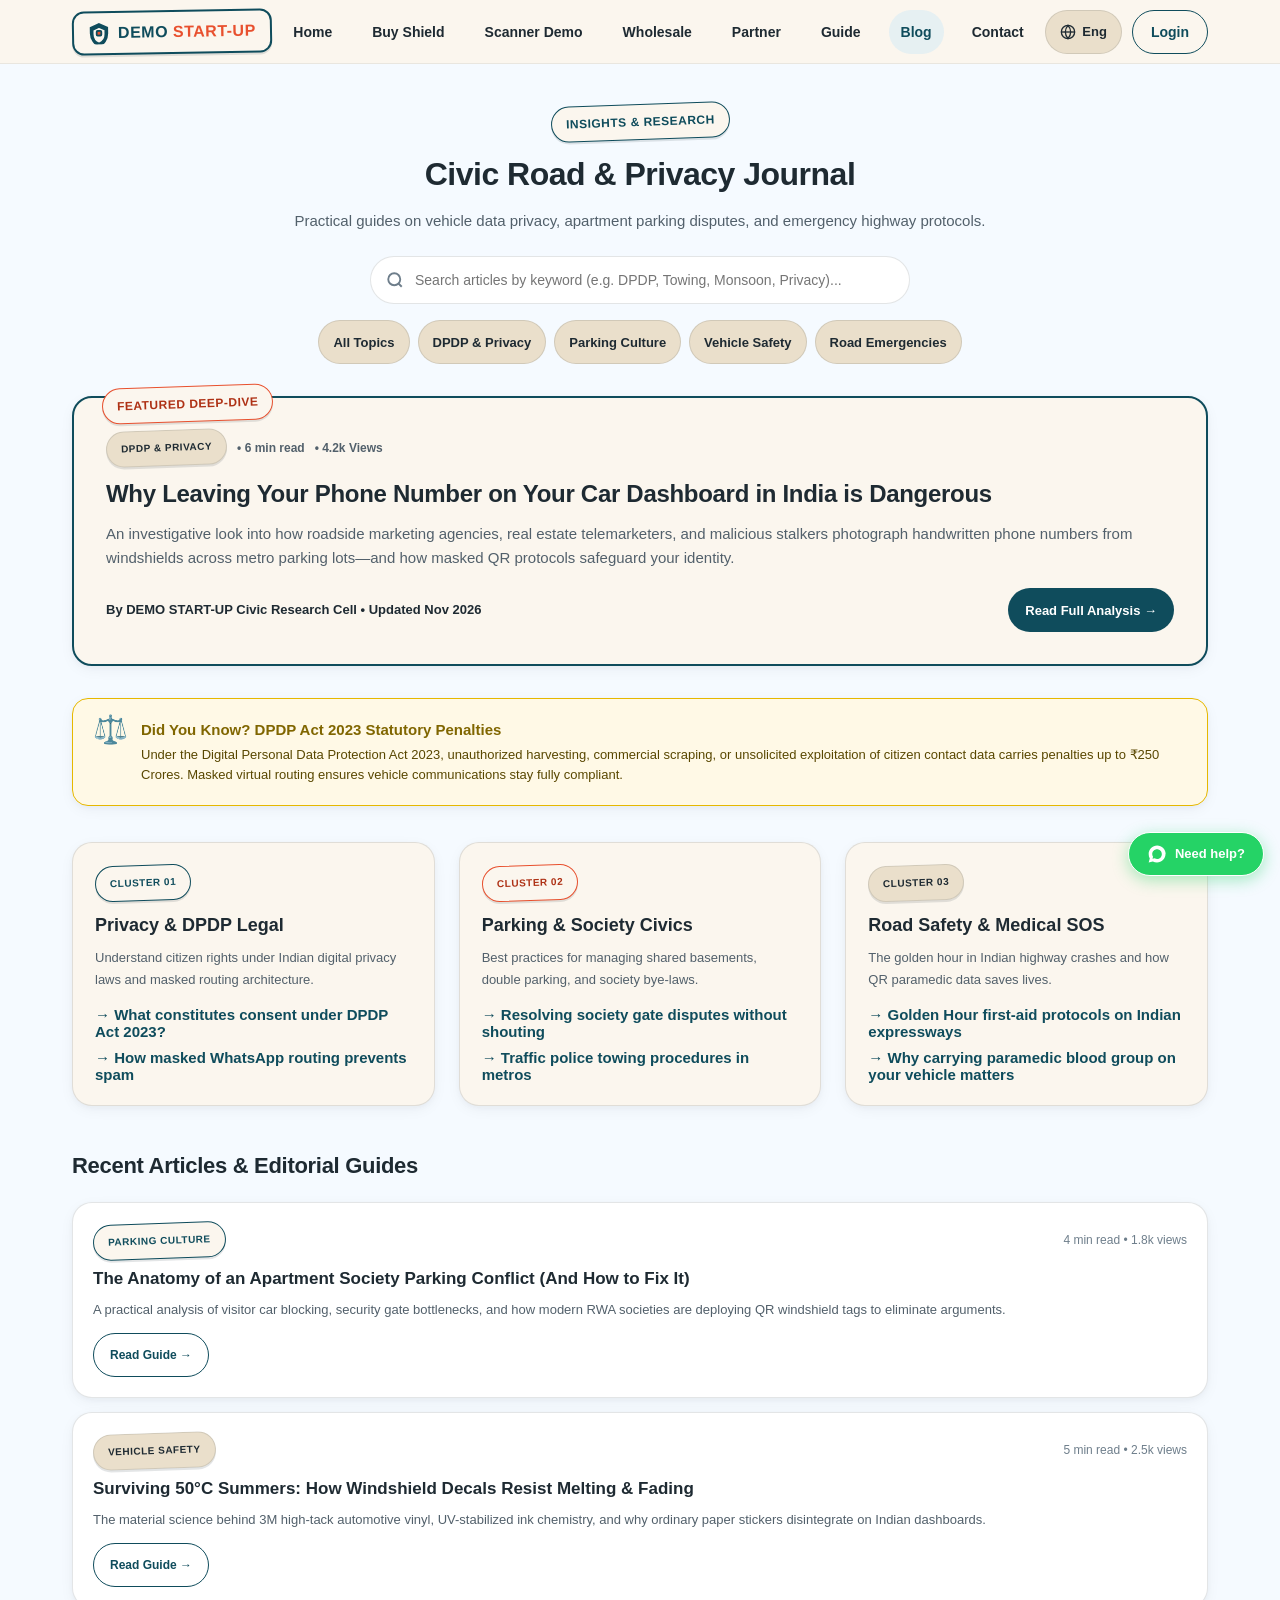
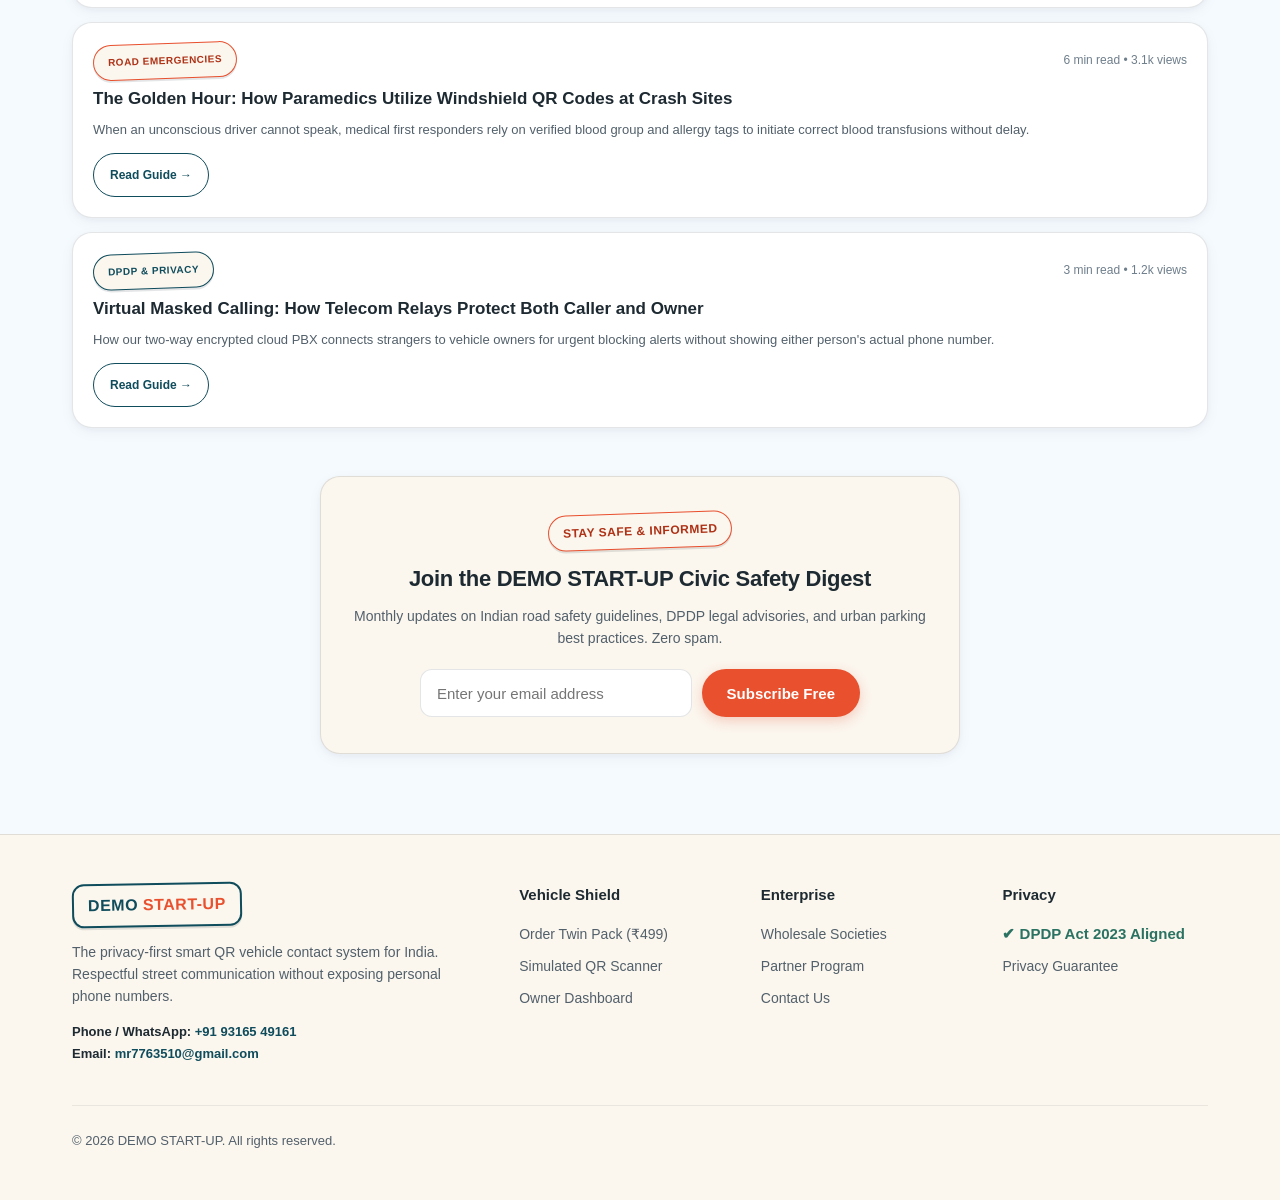
<file: blog.html>
<!DOCTYPE html>
<html lang="en">
<head>
  <meta charset="UTF-8">
  <meta name="viewport" content="width=device-width, initial-scale=1.0">
  <title>Blog & Civic Road Insights • DEMO START-UP</title>
  <meta name="description" content="Explore research, legal guides on DPDP Act 2023, parking etiquette, and vehicle safety protocols for Indian cities.">
  <link rel="stylesheet" href="css/styles.css">
</head>
<body>

  <!-- Top Sticky Header -->
  <header class="site-header" id="site-header">
    <div class="container header-container">
      <a href="index.html" class="brand-logo-link" aria-label="DEMO START-UP Home">
        <div class="brand-badge">
          <svg class="shield-glyph" viewBox="0 0 24 24" fill="none" stroke="currentColor" stroke-width="2">
            <path d="M12 2L3 6v6c0 6.5 4 12 9 14 5-2 9-7.5 9-14V6l-9-4z" fill="#0F4C5C"/>
            <path d="M12 5L5 8.2v4.8c0 4.8 3 8.9 7 10.4 4-1.5 7-5.6 7-10.4V8.2L12 5z" fill="#FBF6EE"/>
            <rect x="9.5" y="9.5" width="5" height="5" fill="#E8502E" rx="1"/>
          </svg>
          <span class="brand-text">DEMO <span>START-UP</span></span>
        </div>
      </a>

      <!-- Desktop Nav -->
      <nav aria-label="Main Navigation">
        <ul class="nav-links">
          <li><a href="index.html" class="nav-link" data-i18n="nav_home">Home</a></li>
          <li><a href="buy.html" class="nav-link" data-i18n="nav_buy">Buy Shield</a></li>
          <li><a href="scan.html" class="nav-link" data-i18n="nav_scanner">Scanner Demo</a></li>
          <li><a href="wholesale.html" class="nav-link" data-i18n="nav_wholesale">Wholesale</a></li>
          <li><a href="partner.html" class="nav-link" data-i18n="nav_partner">Partner</a></li>
          <li><a href="guide.html" class="nav-link" data-i18n="nav_guide">Guide</a></li>
          <li><a href="blog.html" class="nav-link active" data-i18n="nav_blog">Blog</a></li>
          <li><a href="contact.html" class="nav-link" data-i18n="nav_contact">Contact</a></li>
        </ul>
      </nav>

      <!-- Header Actions -->
      <div class="header-actions">
        <button type="button" class="lang-pill-btn" id="lang-sheet-trigger" aria-label="Select Language">
          <svg width="16" height="16" viewBox="0 0 24 24" fill="none" stroke="currentColor" stroke-width="2">
            <circle cx="12" cy="12" r="10"></circle>
            <line x1="2" y1="12" x2="22" y2="12"></line>
            <path d="M12 2a15.3 15.3 0 0 1 4 10 15.3 15.3 0 0 1-4 10 15.3 15.3 0 0 1-4-10 15.3 15.3 0 0 1 4-10z"></path>
          </svg>
          <span id="current-lang-text">Eng</span>
        </button>

        <a href="login.html" class="btn btn-outline btn-sm header-login-btn" data-i18n="nav_login">Login</a>

        <button type="button" class="mobile-menu-toggle" id="mobile-menu-toggle" aria-label="Open Navigation Menu">
          <svg width="22" height="22" viewBox="0 0 24 24" fill="none" stroke="currentColor" stroke-width="2">
            <line x1="3" y1="12" x2="21" y2="12"></line>
            <line x1="3" y1="6" x2="21" y2="6"></line>
            <line x1="3" y1="18" x2="21" y2="18"></line>
          </svg>
        </button>
      </div>
    </div>
  </header>

  <!-- Mobile Slide-in Drawer -->
  <div class="mobile-nav-drawer" id="mobile-nav-drawer" role="dialog" aria-modal="true" aria-label="Mobile Navigation">
    <div class="drawer-content">
      <div class="drawer-header">
        <div class="brand-badge">
          <span class="brand-text">DEMO <span>START-UP</span></span>
        </div>
        <button type="button" id="close-drawer-btn" aria-label="Close Navigation" style="background:none; border:none; color:var(--text); font-size:22px; cursor:pointer;">&times;</button>
      </div>
      <ul class="drawer-links">
        <li><a href="index.html" class="drawer-link"><span>🏠</span> Home</a></li>
        <li><a href="buy.html" class="drawer-link"><span>🛡️</span> Buy Vehicle Shield</a></li>
        <li><a href="scan.html" class="drawer-link"><span>📱</span> Scanner Demo</a></li>
        <li><a href="dashboard.html" class="drawer-link"><span>📊</span> Owner Dashboard</a></li>
        <li><a href="wholesale.html" class="drawer-link"><span>🏢</span> Wholesale & Societies</a></li>
        <li><a href="partner.html" class="drawer-link"><span>🤝</span> Partner Program</a></li>
        <li><a href="guide.html" class="drawer-link"><span>📖</span> User Guide & Care</a></li>
        <li><a href="blog.html" class="drawer-link active"><span>✍️</span> Blog & Insights</a></li>
        <li><a href="contact.html" class="drawer-link"><span>📞</span> Contact Support</a></li>
      </ul>
      <div style="margin-top:auto; display:flex; flex-direction:column; gap:10px;">
        <a href="login.html" class="btn btn-outline btn-block">Owner Login</a>
        <a href="buy.html" class="btn btn-cta btn-block">Get Shield • ₹499</a>
      </div>
    </div>
  </div>

  <!-- Language Selection Bottom Sheet -->
  <div class="bottom-sheet-backdrop" id="lang-bottom-sheet" role="dialog" aria-modal="true" aria-label="Choose Language">
    <div class="bottom-sheet">
      <div class="sheet-handle"></div>
      <div class="sheet-header">
        <h3 style="font-size:18px;">Choose Language</h3>
        <button type="button" id="close-lang-sheet" style="font-size:20px; color:var(--text-muted); cursor:pointer;">&times;</button>
      </div>
      <div class="language-options-grid">
        <button type="button" class="lang-option-btn selected" data-lang="en">
          <div><div class="lang-title">English</div><div class="lang-sub">Default Interface</div></div>
          <span>✔</span>
        </button>
        <button type="button" class="lang-option-btn" data-lang="hi">
          <div><div class="lang-title">हिन्दी (Hindi)</div><div class="lang-sub">भारतीय भाषाओं में अलर्ट</div></div>
          <span>✔</span>
        </button>
        <button type="button" class="lang-option-btn" data-lang="gu">
          <div><div class="lang-title">ગુજરાતી (Gujarati)</div><div class="lang-sub">સ્થાનિક ભાષા સપોર્ટ</div></div>
          <span>✔</span>
        </button>
        <button type="button" class="lang-option-btn" data-lang="ta">
          <div><div class="lang-title">தமிழ் (Tamil)</div><div class="lang-sub">பிராந்திய மொழி ஆதரவு</div></div>
          <span>✔</span>
        </button>
      </div>
    </div>
  </div>

  <main style="padding: 40px 0 80px 0;">
    <div class="container">
      
      <!-- Blog Header & Live Search Bar -->
      <div style="text-align:center; max-width:720px; margin:0 auto 32px auto;">
        <span class="sticker-badge badge-teal">Insights & Research</span>
        <h1 style="font-size:32px; margin:8px 0 10px 0;">Civic Road & Privacy Journal</h1>
        <p style="font-size:15px; color:var(--text-muted); margin-bottom:24px;">
          Practical guides on vehicle data privacy, apartment parking disputes, and emergency highway protocols.
        </p>

        <!-- Live Search Bar -->
        <div style="position:relative; max-width:540px; margin:0 auto;">
          <input type="text" id="blog-search-input" class="form-control" placeholder="Search articles by keyword (e.g. DPDP, Towing, Monsoon, Privacy)..." style="padding-left:44px; border-radius:var(--radius-pill); font-size:14px;">
          <svg style="position:absolute; left:16px; top:15px; width:18px; height:18px; color:var(--text-light);" viewBox="0 0 24 24" fill="none" stroke="currentColor" stroke-width="2.5"><circle cx="11" cy="11" r="8"></circle><line x1="21" y1="21" x2="16.65" y2="16.65"></line></svg>
        </div>

        <!-- Topic Filter Chips -->
        <div style="display:flex; justify-content:center; gap:8px; flex-wrap:wrap; margin-top:16px;">
          <button type="button" class="blog-topic-chip btn btn-sand btn-sm active" data-topic="all" style="padding:4px 14px;">All Topics</button>
          <button type="button" class="blog-topic-chip btn btn-sand btn-sm" data-topic="privacy" style="padding:4px 14px;">DPDP & Privacy</button>
          <button type="button" class="blog-topic-chip btn btn-sand btn-sm" data-topic="parking" style="padding:4px 14px;">Parking Culture</button>
          <button type="button" class="blog-topic-chip btn btn-sand btn-sm" data-topic="safety" style="padding:4px 14px;">Vehicle Safety</button>
          <button type="button" class="blog-topic-chip btn btn-sand btn-sm" data-topic="emergency" style="padding:4px 14px;">Road Emergencies</button>
        </div>
      </div>

      <!-- FEATURED ARTICLE -->
      <article class="card card-cream" style="border:2px solid var(--primary); margin-bottom:32px; padding:32px; position:relative;" id="featured-article-card">
        <span class="sticker-badge badge-coral" style="position:absolute; top:-12px; left:28px;">Featured Deep-Dive</span>
        <div style="display:flex; align-items:center; gap:10px; margin-bottom:12px; font-size:12px; color:var(--text-muted); font-weight:700;">
          <span class="sticker-badge badge-sand" style="font-size:10px;">DPDP & Privacy</span>
          <span>• 6 min read</span>
          <span>• 4.2k Views</span>
        </div>
        <h2 style="font-size:24px; line-height:32px; margin-bottom:12px;">
          Why Leaving Your Phone Number on Your Car Dashboard in India is Dangerous
        </h2>
        <p style="font-size:15px; line-height:24px; color:var(--text-muted); margin-bottom:18px;">
          An investigative look into how roadside marketing agencies, real estate telemarketers, and malicious stalkers photograph handwritten phone numbers from windshields across metro parking lots—and how masked QR protocols safeguard your identity.
        </p>
        <div style="display:flex; justify-content:space-between; align-items:center; flex-wrap:wrap; gap:12px;">
          <span style="font-size:13px; font-weight:700; color:var(--text);">By DEMO START-UP Civic Research Cell • Updated Nov 2026</span>
          <button type="button" class="btn btn-primary btn-sm btn-read-article" data-article="featured">Read Full Analysis &rarr;</button>
        </div>
      </article>

      <!-- CALLOUT CARD (DPDP Act Statutory Penalty) -->
      <div class="card" style="background:#FFF9E6; border:1.5px solid #E6B800; padding:20px; border-radius:var(--radius-card-sm); margin-bottom:36px; display:flex; align-items:flex-start; gap:16px;">
        <div style="font-size:28px; min-width:32px;">⚖️</div>
        <div>
          <strong style="color:#806600; font-size:15px; display:block; margin-bottom:4px;">Did You Know? DPDP Act 2023 Statutory Penalties</strong>
          <p style="font-size:13px; line-height:20px; color:#594700;">
            Under the Digital Personal Data Protection Act 2023, unauthorized harvesting, commercial scraping, or unsolicited exploitation of citizen contact data carries penalties up to ₹250 Crores. Masked virtual routing ensures vehicle communications stay fully compliant.
          </p>
        </div>
      </div>

      <!-- THREE TOPIC CLUSTERS -->
      <div style="display:grid; grid-template-columns:repeat(auto-fit, minmax(280px, 1fr)); gap:24px; margin-bottom:40px;">
        <!-- Cluster 1: Privacy & Legal -->
        <div class="card card-cream" style="padding:22px;">
          <span class="sticker-badge badge-teal" style="font-size:10px; margin-bottom:10px;">Cluster 01</span>
          <h3 style="font-size:18px; margin-bottom:8px;">Privacy & DPDP Legal</h3>
          <p style="font-size:13px; color:var(--text-muted); margin-bottom:14px;">Understand citizen rights under Indian digital privacy laws and masked routing architecture.</p>
          <ul style="list-style:none; display:flex; flex-direction:column; gap:8px; font-size:13px;">
            <li><button type="button" class="cluster-link-btn" data-topic="privacy" style="font-weight:600; text-align:left; color:var(--primary); padding:0; min-height:auto; min-width:auto;">→ What constitutes consent under DPDP Act 2023?</button></li>
            <li><button type="button" class="cluster-link-btn" data-topic="privacy" style="font-weight:600; text-align:left; color:var(--primary); padding:0; min-height:auto; min-width:auto;">→ How masked WhatsApp routing prevents spam</button></li>
          </ul>
        </div>

        <!-- Cluster 2: Parking & Civics -->
        <div class="card card-cream" style="padding:22px;">
          <span class="sticker-badge badge-coral" style="font-size:10px; margin-bottom:10px;">Cluster 02</span>
          <h3 style="font-size:18px; margin-bottom:8px;">Parking & Society Civics</h3>
          <p style="font-size:13px; color:var(--text-muted); margin-bottom:14px;">Best practices for managing shared basements, double parking, and society bye-laws.</p>
          <ul style="list-style:none; display:flex; flex-direction:column; gap:8px; font-size:13px;">
            <li><button type="button" class="cluster-link-btn" data-topic="parking" style="font-weight:600; text-align:left; color:var(--primary); padding:0; min-height:auto; min-width:auto;">→ Resolving society gate disputes without shouting</button></li>
            <li><button type="button" class="cluster-link-btn" data-topic="parking" style="font-weight:600; text-align:left; color:var(--primary); padding:0; min-height:auto; min-width:auto;">→ Traffic police towing procedures in metros</button></li>
          </ul>
        </div>

        <!-- Cluster 3: Road Safety & Medical SOS -->
        <div class="card card-cream" style="padding:22px;">
          <span class="sticker-badge badge-sand" style="font-size:10px; margin-bottom:10px;">Cluster 03</span>
          <h3 style="font-size:18px; margin-bottom:8px;">Road Safety & Medical SOS</h3>
          <p style="font-size:13px; color:var(--text-muted); margin-bottom:14px;">The golden hour in Indian highway crashes and how QR paramedic data saves lives.</p>
          <ul style="list-style:none; display:flex; flex-direction:column; gap:8px; font-size:13px;">
            <li><button type="button" class="cluster-link-btn" data-topic="emergency" style="font-weight:600; text-align:left; color:var(--primary); padding:0; min-height:auto; min-width:auto;">→ Golden Hour first-aid protocols on Indian expressways</button></li>
            <li><button type="button" class="cluster-link-btn" data-topic="emergency" style="font-weight:600; text-align:left; color:var(--primary); padding:0; min-height:auto; min-width:auto;">→ Why carrying paramedic blood group on your vehicle matters</button></li>
          </ul>
        </div>
      </div>

      <!-- ARTICLES LIST -->
      <h2 style="font-size:22px; margin-bottom:16px;">Recent Articles & Editorial Guides</h2>
      <div id="articles-container" style="display:flex; flex-direction:column; gap:14px; margin-bottom:48px;">
        
        <!-- Article 1 -->
        <article class="article-item card card-white" data-topic="parking" style="padding:20px; border:1px solid var(--border-card);">
          <div style="display:flex; justify-content:space-between; align-items:baseline; margin-bottom:6px;">
            <span class="sticker-badge badge-teal" style="font-size:10px;">Parking Culture</span>
            <span style="font-size:12px; color:var(--text-light);">4 min read • 1.8k views</span>
          </div>
          <h3 style="font-size:17px; margin-bottom:6px;">
            The Anatomy of an Apartment Society Parking Conflict (And How to Fix It)
          </h3>
          <p style="font-size:13px; color:var(--text-muted); margin-bottom:12px;">
            A practical analysis of visitor car blocking, security gate bottlenecks, and how modern RWA societies are deploying QR windshield tags to eliminate arguments.
          </p>
          <button type="button" class="btn btn-outline btn-sm btn-read-article" data-article="parking" style="font-size:12px; padding:6px 16px;">Read Guide &rarr;</button>
        </article>

        <!-- Article 2 -->
        <article class="article-item card card-white" data-topic="safety" style="padding:20px; border:1px solid var(--border-card);">
          <div style="display:flex; justify-content:space-between; align-items:baseline; margin-bottom:6px;">
            <span class="sticker-badge badge-sand" style="font-size:10px;">Vehicle Safety</span>
            <span style="font-size:12px; color:var(--text-light);">5 min read • 2.5k views</span>
          </div>
          <h3 style="font-size:17px; margin-bottom:6px;">
            Surviving 50°C Summers: How Windshield Decals Resist Melting & Fading
          </h3>
          <p style="font-size:13px; color:var(--text-muted); margin-bottom:12px;">
            The material science behind 3M high-tack automotive vinyl, UV-stabilized ink chemistry, and why ordinary paper stickers disintegrate on Indian dashboards.
          </p>
          <button type="button" class="btn btn-outline btn-sm btn-read-article" data-article="safety" style="font-size:12px; padding:6px 16px;">Read Guide &rarr;</button>
        </article>

        <!-- Article 3 -->
        <article class="article-item card card-white" data-topic="emergency" style="padding:20px; border:1px solid var(--border-card);">
          <div style="display:flex; justify-content:space-between; align-items:baseline; margin-bottom:6px;">
            <span class="sticker-badge badge-coral" style="font-size:10px;">Road Emergencies</span>
            <span style="font-size:12px; color:var(--text-light);">6 min read • 3.1k views</span>
          </div>
          <h3 style="font-size:17px; margin-bottom:6px;">
            The Golden Hour: How Paramedics Utilize Windshield QR Codes at Crash Sites
          </h3>
          <p style="font-size:13px; color:var(--text-muted); margin-bottom:12px;">
            When an unconscious driver cannot speak, medical first responders rely on verified blood group and allergy tags to initiate correct blood transfusions without delay.
          </p>
          <button type="button" class="btn btn-outline btn-sm btn-read-article" data-article="emergency" style="font-size:12px; padding:6px 16px;">Read Guide &rarr;</button>
        </article>

        <!-- Article 4 -->
        <article class="article-item card card-white" data-topic="privacy" style="padding:20px; border:1px solid var(--border-card);">
          <div style="display:flex; justify-content:space-between; align-items:baseline; margin-bottom:6px;">
            <span class="sticker-badge badge-teal" style="font-size:10px;">DPDP & Privacy</span>
            <span style="font-size:12px; color:var(--text-light);">3 min read • 1.2k views</span>
          </div>
          <h3 style="font-size:17px; margin-bottom:6px;">
            Virtual Masked Calling: How Telecom Relays Protect Both Caller and Owner
          </h3>
          <p style="font-size:13px; color:var(--text-muted); margin-bottom:12px;">
            How our two-way encrypted cloud PBX connects strangers to vehicle owners for urgent blocking alerts without showing either person's actual phone number.
          </p>
          <button type="button" class="btn btn-outline btn-sm btn-read-article" data-article="privacy" style="font-size:12px; padding:6px 16px;">Read Guide &rarr;</button>
        </article>

      </div>

      <!-- NEWSLETTER SIGNUP SECTION -->
      <section class="card card-cream" id="newsletter-signup" style="text-align:center; padding:36px 20px; border:1.5px solid var(--border-card); max-width:640px; margin:0 auto;">
        <span class="sticker-badge badge-coral">Stay Safe & Informed</span>
        <h2 style="font-size:22px; margin:10px 0 6px 0;">Join the DEMO START-UP Civic Safety Digest</h2>
        <p style="font-size:14px; color:var(--text-muted); margin-bottom:20px;">
          Monthly updates on Indian road safety guidelines, DPDP legal advisories, and urban parking best practices. Zero spam.
        </p>
        <form id="blog-newsletter-form" style="display:flex; gap:10px; max-width:440px; margin:0 auto; flex-wrap:wrap;">
          <input type="email" id="newsletter-email" class="form-control" placeholder="Enter your email address" required style="flex:1; min-width:220px;">
          <button type="submit" class="btn btn-cta">Subscribe Free</button>
        </form>
        <div id="newsletter-success-msg" style="display:none; margin-top:12px; font-size:13px; color:var(--success); font-weight:700;">
          ✔ Thank you for subscribing! You are now subscribed to the Civic Safety Digest.
        </div>
      </section>

    </div>
  </main>

  <!-- NATIVE ARTICLE READING MODAL -->
  <dialog id="blog-reading-modal" aria-labelledby="reading-modal-title" style="max-width:640px; max-height:85vh; overflow-y:auto;">
    <div style="display:flex; justify-content:space-between; align-items:center; margin-bottom:16px; border-bottom:1px solid var(--border-card); padding-bottom:12px;">
      <span class="sticker-badge badge-teal" id="modal-category-badge">Article Preview</span>
      <button type="button" id="btn-close-reading-modal" style="font-size:22px; color:var(--text-muted); cursor:pointer;">&times;</button>
    </div>
    <h2 id="reading-modal-title" style="font-size:22px; margin-bottom:8px; line-height:28px;"></h2>
    <div style="font-size:12px; color:var(--text-muted); margin-bottom:16px;" id="modal-meta"></div>
    <div id="reading-modal-body" style="font-size:14px; line-height:24px; color:var(--text); margin-bottom:24px;"></div>
    <button type="button" class="btn btn-sand btn-block" id="btn-close-reading-bottom">Close Article</button>
  </dialog>

  <!-- Global Footer -->
  <footer class="site-footer" id="site-footer">
    <div class="container">
      <div class="footer-grid">
        <div class="footer-brand-col">
          <div class="brand-badge" style="align-self:flex-start;">
            <span class="brand-text">DEMO <span>START-UP</span></span>
          </div>
          <p>The privacy-first smart QR vehicle contact system for India. Respectful street communication without exposing personal phone numbers.</p>
          <div style="font-size:13px; color:var(--text); font-weight:700;">
            Phone / WhatsApp: <a href="tel:+919316549161">+91 93165 49161</a><br>
            Email: <a href="mailto:mr7763510@gmail.com">mr7763510@gmail.com</a>
          </div>
        </div>

        <div class="footer-nav-col">
          <h4>Vehicle Shield</h4>
          <ul class="footer-links-list">
            <li><a href="buy.html">Order Twin Pack (₹499)</a></li>
            <li><a href="scan.html">Simulated QR Scanner</a></li>
            <li><a href="dashboard.html">Owner Dashboard</a></li>
          </ul>
        </div>

        <div class="footer-nav-col">
          <h4>Enterprise</h4>
          <ul class="footer-links-list">
            <li><a href="wholesale.html">Wholesale Societies</a></li>
            <li><a href="partner.html">Partner Program</a></li>
            <li><a href="contact.html">Contact Us</a></li>
          </ul>
        </div>

        <div class="footer-nav-col">
          <h4>Privacy</h4>
          <ul class="footer-links-list">
            <li><span class="status-check">✔ DPDP Act 2023 Aligned</span></li>
            <li><a href="guide.html">Privacy Guarantee</a></li>
          </ul>
        </div>
      </div>

      <div class="footer-bottom">
        <div>&copy; 2026 DEMO START-UP. All rights reserved.</div>
      </div>
    </div>
  </footer>

  <!-- Floating WhatsApp Chip -->
  <a href="https://wa.me/919316549161" class="floating-whatsapp-chip" target="_blank" rel="noopener noreferrer" aria-label="Chat with Support on WhatsApp">
    <svg viewBox="0 0 24 24"><path d="M12.031 6.172c-3.181 0-5.767 2.586-5.768 5.766-.001 1.298.38 2.27 1.019 3.287l-.711 2.598 2.664-.698c.969.581 1.761.819 2.796.819 3.18 0 5.767-2.587 5.767-5.766.001-3.182-2.585-5.766-5.766-5.766zm10.17 5.766c0 5.631-4.57 10.201-10.201 10.201-1.787 0-3.483-.464-4.965-1.278l-5.035 1.319 1.344-4.912c-.89-1.533-1.344-3.287-1.344-5.33 0-5.631 4.57-10.201 10.201-10.201 5.631 0 10.2 4.57 10.2 10.201z"/></svg>
    <span data-i18n="need_help">Need help?</span>
  </a>

  <!-- Mobile Bottom Tab Bar -->
  <nav class="mobile-tab-bar" aria-label="Mobile Bottom Bar">
    <a href="partner.html" class="mobile-tab-item">
      <svg viewBox="0 0 24 24" fill="none" stroke="currentColor" stroke-width="2"><path d="M17 21v-2a4 4 0 0 0-4-4H5a4 4 0 0 0-4 4v2"></path><circle cx="9" cy="7" r="4"></circle><path d="M23 21v-2a4 4 0 0 0-3-3.87"></path><path d="M16 3.13a4 4 0 0 1 0 7.75"></path></svg>
      <span>Partner</span>
    </a>
    <a href="wholesale.html" class="mobile-tab-item">
      <svg viewBox="0 0 24 24" fill="none" stroke="currentColor" stroke-width="2"><rect x="2" y="7" width="20" height="14" rx="2" ry="2"></rect><path d="M16 21V5a2 2 0 0 0-2-2h-4a2 2 0 0 0-2 2v16"></path></svg>
      <span>Wholesale</span>
    </a>
    <a href="blog.html" class="mobile-tab-item active">
      <svg viewBox="0 0 24 24" fill="none" stroke="currentColor" stroke-width="2"><path d="M4 19.5A2.5 2.5 0 0 1 6.5 17H20"></path><path d="M6.5 2H20v20H6.5A2.5 2.5 0 0 1 4 19.5v-15A2.5 2.5 0 0 1 6.5 2z"></path></svg>
      <span>Stories</span>
    </a>
    <a href="buy.html" class="mobile-tab-item">
      <svg viewBox="0 0 24 24" fill="none" stroke="currentColor" stroke-width="2"><circle cx="9" cy="21" r="1"></circle><circle cx="20" cy="21" r="1"></circle><path d="M1 1h4l2.68 13.39a2 2 0 0 0 2 1.61h9.72a2 2 0 0 0 2-1.61L23 6H6"></path></svg>
      <span>Orders</span>
    </a>
    <a href="dashboard.html" class="mobile-tab-item">
      <svg viewBox="0 0 24 24" fill="none" stroke="currentColor" stroke-width="2"><rect x="3" y="3" width="7" height="7"></rect><rect x="14" y="3" width="7" height="7"></rect><rect x="14" y="14" width="7" height="7"></rect><rect x="3" y="14" width="7" height="7"></rect></svg>
      <span>Dashboard</span>
    </a>
  </nav>

  <!-- Scripts -->
  <script src="js/main.js"></script>
  <script>
    document.addEventListener('DOMContentLoaded', () => {
      const searchInput = document.getElementById('blog-search-input');
      const topicChips = document.querySelectorAll('.blog-topic-chip');
      const articles = document.querySelectorAll('.article-item');
      let activeTopic = 'all';

      // Article full text mock data for reader modal
      const ARTICLE_TEXTS = {
        featured: {
          title: "Why Leaving Your Phone Number on Your Car Dashboard in India is Dangerous",
          category: "DPDP & Privacy",
          meta: "6 min read • Published by DEMO START-UP Research Cell",
          body: `
            <p><strong>The Street Scraping Phenomenon:</strong> Every day across metropolitan parking spots, unauthorized marketing aggregators walk through commercial basements photographing phone numbers placed on car dashboards. These numbers are compiled into targeted datasets and sold to loan agents, insurance callers, and spam networks.</p>
            <p><strong>Personal Harassment & Safety Risks:</strong> For women commuters driving alone, leaving a personal mobile number exposed on glass creates severe harassment and stalking vulnerabilities.</p>
            <p><strong>The DPDP Act 2023 Solution:</strong> India's new data protection laws mandate purpose limitation and explicit user consent. By replacing raw phone numbers with encrypted QR tags linked to virtual cloud relays, car owners can be contacted respectfully without revealing a single digit of their personal phone number.</p>
          `
        },
        parking: {
          title: "The Anatomy of an Apartment Society Parking Conflict (And How to Fix It)",
          category: "Parking Culture",
          meta: "4 min read • Urban Living Insights",
          body: `
            <p>Parking conflicts account for over 40% of residential RWA committee complaints. Double parking, blocked visitor bays, and basement disputes frequently escalate into public shouting matches.</p>
            <p>Smart QR vehicle tags provide a quiet, diplomatic communication channel. Neighbors scan the tag and send a polite WhatsApp notification like "Please move vehicle", resolving the blockage in under 5 minutes without security guard intervention.</p>
          `
        },
        safety: {
          title: "Surviving 50°C Summers: How Windshield Decals Resist Melting & Fading",
          category: "Vehicle Safety",
          meta: "5 min read • Material Science",
          body: `
            <p>Standard paper stickers deteriorate in weeks under peak Indian summer heat. Surface temperatures on car windshields frequently exceed 70°C in Delhi, Ahmedabad, and Jaipur.</p>
            <p>DEMO START-UP decals utilize high-grade polymeric vinyl with cross-linked acrylic adhesive and UV-inhibitor topcoats, ensuring 5+ years of scannability through scorching heat, monsoon humidity, and automated car washes.</p>
          `
        },
        emergency: {
          title: "The Golden Hour: How Paramedics Utilize Windshield QR Codes at Crash Sites",
          category: "Road Emergencies",
          meta: "6 min read • Highway Safety Protocol",
          body: `
            <p>The first 60 minutes after a severe road accident—known as the Golden Hour—determine survival rates. Unconscious accident victims often cannot identify themselves or communicate critical medical conditions.</p>
            <p>When first responders scan a DEMO START-UP emergency tag, they instantly view paramedic-approved medical data: blood group, drug allergies (e.g. Penicillin), and 3 immediate family contacts with direct dial buttons.</p>
          `
        },
        privacy: {
          title: "Virtual Masked Calling: How Telecom Relays Protect Both Caller and Owner",
          category: "DPDP & Privacy",
          meta: "3 min read • Cloud PBX Architecture",
          body: `
            <p>How does a stranger call you if they cannot see your phone number? The secret lies in our private virtual telephone exchange.</p>
            <p>When the stranger taps "Place Masked Call", our cloud switchboard dials both parties simultaneously and bridges the audio stream. Both phone screens show the DEMO START-UP verified business number, preserving end-to-end anonymity.</p>
          `
        }
      };

      function filterArticles() {
        const query = searchInput ? searchInput.value.toLowerCase().trim() : '';

        articles.forEach(art => {
          const title = art.querySelector('h3').textContent.toLowerCase();
          const desc = art.querySelector('p').textContent.toLowerCase();
          const topic = art.getAttribute('data-topic');

          const matchesTopic = (activeTopic === 'all' || topic === activeTopic);
          const matchesQuery = (!query || title.includes(query) || desc.includes(query));

          art.style.display = (matchesTopic && matchesQuery) ? 'block' : 'none';
        });
      }

      if (searchInput) {
        searchInput.addEventListener('input', filterArticles);
      }

      topicChips.forEach(chip => {
        chip.addEventListener('click', () => {
          topicChips.forEach(c => c.classList.remove('active'));
          chip.classList.add('active');
          activeTopic = chip.getAttribute('data-topic');
          filterArticles();
        });
      });

      // Cluster buttons click filter
      document.querySelectorAll('.cluster-link-btn').forEach(btn => {
        btn.addEventListener('click', () => {
          const topic = btn.getAttribute('data-topic');
          topicChips.forEach(c => {
            c.classList.toggle('active', c.getAttribute('data-topic') === topic);
          });
          activeTopic = topic;
          filterArticles();
          const list = document.getElementById('articles-container');
          if (list) list.scrollIntoView({ behavior: 'smooth' });
          window.showToast(`Filtered articles by ${topic.toUpperCase()}`, 'info');
        });
      });

      // Reading Modal Logic
      const modal = document.getElementById('blog-reading-modal');
      const modalTitle = document.getElementById('reading-modal-title');
      const modalCat = document.getElementById('modal-category-badge');
      const modalMeta = document.getElementById('modal-meta');
      const modalBody = document.getElementById('reading-modal-body');
      const closeTop = document.getElementById('btn-close-reading-modal');
      const closeBottom = document.getElementById('btn-close-reading-bottom');

      document.querySelectorAll('.btn-read-article').forEach(btn => {
        btn.addEventListener('click', () => {
          const key = btn.getAttribute('data-article') || 'featured';
          const data = ARTICLE_TEXTS[key] || ARTICLE_TEXTS.featured;

          if (modal && modalTitle && modalBody) {
            modalTitle.textContent = data.title;
            if (modalCat) modalCat.textContent = data.category;
            if (modalMeta) modalMeta.textContent = data.meta;
            modalBody.innerHTML = data.body;
            modal.showModal();
          }
        });
      });

      const closeModal = () => { if (modal) modal.close(); };
      if (closeTop) closeTop.addEventListener('click', closeModal);
      if (closeBottom) closeBottom.addEventListener('click', closeModal);

      // Newsletter Form
      const newsletterForm = document.getElementById('blog-newsletter-form');
      const newsletterSuccess = document.getElementById('newsletter-success-msg');
      if (newsletterForm) {
        newsletterForm.addEventListener('submit', (e) => {
          e.preventDefault();
          const email = document.getElementById('newsletter-email').value.trim();
          if (email) {
            newsletterForm.style.display = 'none';
            if (newsletterSuccess) newsletterSuccess.style.display = 'block';
            window.showToast('Subscribed to Civic Safety Digest!', 'success');
          }
        });
      }
    });
  </script>
</body>
</html>
</file>
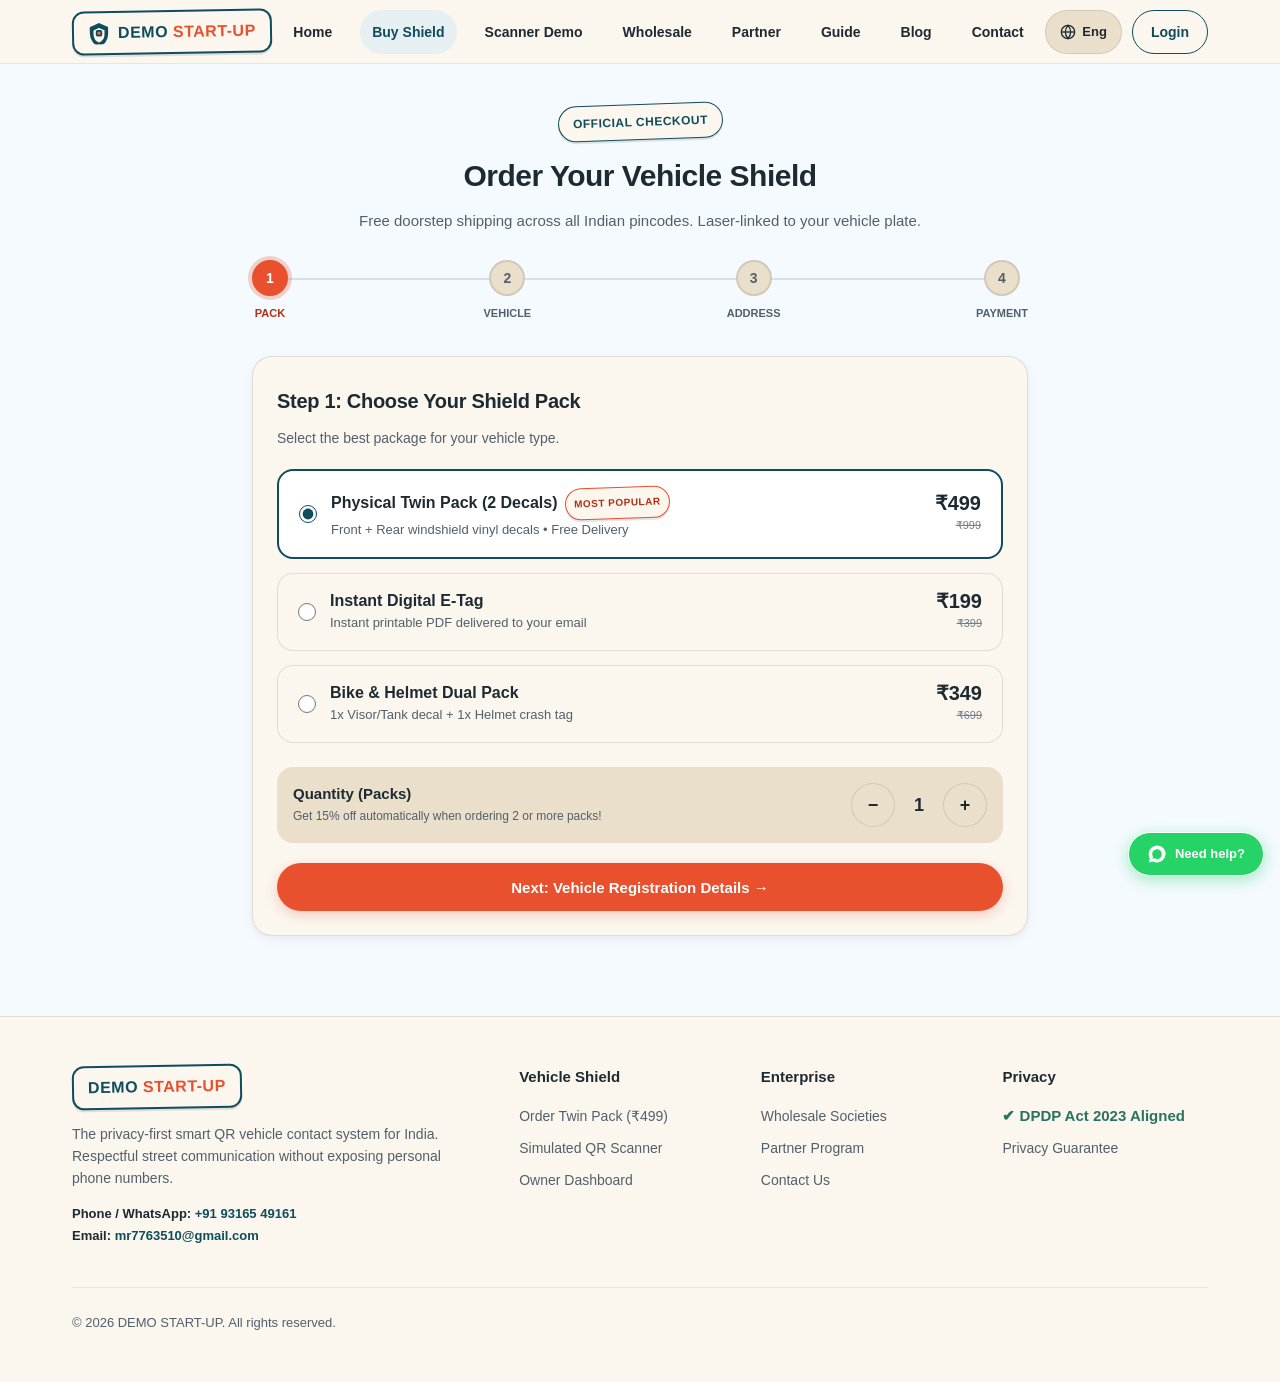
<file: buy.html>
<!DOCTYPE html>
<html lang="en">
<head>
  <meta charset="UTF-8">
  <meta name="viewport" content="width=device-width, initial-scale=1.0">
  <title>Buy Vehicle Contact Shield • DEMO START-UP</title>
  <meta name="description" content="Order your DEMO START-UP smart QR vehicle tag. Free shipping across India. Twin pack ₹499. No subscription fees.">
  <link rel="stylesheet" href="css/styles.css">
</head>
<body>

  <!-- Top Sticky Header -->
  <header class="site-header" id="site-header">
    <div class="container header-container">
      <a href="index.html" class="brand-logo-link" aria-label="DEMO START-UP Home">
        <div class="brand-badge">
          <svg class="shield-glyph" viewBox="0 0 24 24" fill="none" stroke="currentColor" stroke-width="2">
            <path d="M12 2L3 6v6c0 6.5 4 12 9 14 5-2 9-7.5 9-14V6l-9-4z" fill="#0F4C5C"/>
            <path d="M12 5L5 8.2v4.8c0 4.8 3 8.9 7 10.4 4-1.5 7-5.6 7-10.4V8.2L12 5z" fill="#FBF6EE"/>
            <rect x="9.5" y="9.5" width="5" height="5" fill="#FF6B4A" rx="1"/>
          </svg>
          <span class="brand-text">DEMO <span>START-UP</span></span>
        </div>
      </a>

      <!-- Desktop Nav -->
      <nav aria-label="Main Navigation">
        <ul class="nav-links">
          <li><a href="index.html" class="nav-link" data-i18n="nav_home">Home</a></li>
          <li><a href="buy.html" class="nav-link active" data-i18n="nav_buy">Buy Shield</a></li>
          <li><a href="scan.html" class="nav-link" data-i18n="nav_scanner">Scanner Demo</a></li>
          <li><a href="wholesale.html" class="nav-link" data-i18n="nav_wholesale">Wholesale</a></li>
          <li><a href="partner.html" class="nav-link" data-i18n="nav_partner">Partner</a></li>
          <li><a href="guide.html" class="nav-link" data-i18n="nav_guide">Guide</a></li>
          <li><a href="blog.html" class="nav-link" data-i18n="nav_blog">Blog</a></li>
          <li><a href="contact.html" class="nav-link" data-i18n="nav_contact">Contact</a></li>
        </ul>
      </nav>

      <!-- Header Actions -->
      <div class="header-actions">
        <button type="button" class="lang-pill-btn" id="lang-sheet-trigger" aria-label="Select Language">
          <svg width="16" height="16" viewBox="0 0 24 24" fill="none" stroke="currentColor" stroke-width="2">
            <circle cx="12" cy="12" r="10"></circle>
            <line x1="2" y1="12" x2="22" y2="12"></line>
            <path d="M12 2a15.3 15.3 0 0 1 4 10 15.3 15.3 0 0 1-4 10 15.3 15.3 0 0 1-4-10 15.3 15.3 0 0 1 4-10z"></path>
          </svg>
          <span id="current-lang-text">Eng</span>
        </button>

        <a href="login.html" class="btn btn-outline btn-sm header-login-btn" data-i18n="nav_login">Login</a>

        <button type="button" class="mobile-menu-toggle" id="mobile-menu-toggle" aria-label="Open Navigation Menu">
          <svg width="22" height="22" viewBox="0 0 24 24" fill="none" stroke="currentColor" stroke-width="2">
            <line x1="3" y1="12" x2="21" y2="12"></line>
            <line x1="3" y1="6" x2="21" y2="6"></line>
            <line x1="3" y1="18" x2="21" y2="18"></line>
          </svg>
        </button>
      </div>
    </div>
  </header>

  <!-- Mobile Slide-in Drawer -->
  <div class="mobile-nav-drawer" id="mobile-nav-drawer" role="dialog" aria-modal="true" aria-label="Mobile Navigation">
    <div class="drawer-content">
      <div class="drawer-header">
        <div class="brand-badge">
          <span class="brand-text">DEMO <span>START-UP</span></span>
        </div>
        <button type="button" id="close-drawer-btn" aria-label="Close Navigation" style="background:none; border:none; color:var(--text); font-size:22px; cursor:pointer;">&times;</button>
      </div>
      <ul class="drawer-links">
        <li><a href="index.html" class="drawer-link"><span>🏠</span> Home</a></li>
        <li><a href="buy.html" class="drawer-link active"><span>🛡️</span> Buy Vehicle Shield</a></li>
        <li><a href="scan.html" class="drawer-link"><span>📱</span> Scanner Demo</a></li>
        <li><a href="dashboard.html" class="drawer-link"><span>📊</span> Owner Dashboard</a></li>
        <li><a href="wholesale.html" class="drawer-link"><span>🏢</span> Wholesale & Societies</a></li>
        <li><a href="partner.html" class="drawer-link"><span>🤝</span> Partner Program</a></li>
        <li><a href="guide.html" class="drawer-link"><span>📖</span> User Guide & Care</a></li>
        <li><a href="blog.html" class="drawer-link"><span>✍️</span> Blog & Insights</a></li>
        <li><a href="contact.html" class="drawer-link"><span>📞</span> Contact Support</a></li>
      </ul>
      <div style="margin-top:auto; display:flex; flex-direction:column; gap:10px;">
        <a href="login.html" class="btn btn-outline btn-block">Owner Login</a>
        <a href="buy.html" class="btn btn-cta btn-block active">Get Shield • ₹499</a>
      </div>
    </div>
  </div>

  <!-- Language Selection Bottom Sheet -->
  <div class="bottom-sheet-backdrop" id="lang-bottom-sheet" role="dialog" aria-modal="true" aria-label="Choose Language">
    <div class="bottom-sheet">
      <div class="sheet-handle"></div>
      <div class="sheet-header">
        <h3 style="font-size:18px;">Choose Language</h3>
        <button type="button" id="close-lang-sheet" style="font-size:20px; color:var(--text-muted); cursor:pointer;">&times;</button>
      </div>
      <div class="language-options-grid">
        <button type="button" class="lang-option-btn selected" data-lang="en">
          <div>
            <div class="lang-title">English</div>
            <div class="lang-sub">Default Interface</div>
          </div>
          <span>✔</span>
        </button>
        <button type="button" class="lang-option-btn" data-lang="hi">
          <div>
            <div class="lang-title">हिन्दी (Hindi)</div>
            <div class="lang-sub">भारतीय भाषाओं में अलर्ट</div>
          </div>
          <span>✔</span>
        </button>
        <button type="button" class="lang-option-btn" data-lang="gu">
          <div>
            <div class="lang-title">ગુજરાતી (Gujarati)</div>
            <div class="lang-sub">સ્થાનિક ભાષા સપોર્ટ</div>
          </div>
          <span>✔</span>
        </button>
        <button type="button" class="lang-option-btn" data-lang="ta">
          <div>
            <div class="lang-title">தமிழ் (Tamil)</div>
            <div class="lang-sub">பிராந்திய மொழி ஆதரவு</div>
          </div>
          <span>✔</span>
        </button>
      </div>
    </div>
  </div>

  <main style="padding: 40px 0 80px 0;">
    <div class="container" style="max-width: 840px;">
      
      <!-- Page Title & Trust -->
      <div style="text-align:center; margin-bottom: 28px;">
        <span class="sticker-badge badge-teal">Official Checkout</span>
        <h1 style="margin: 10px 0 8px 0; font-size: 30px;">Order Your Vehicle Shield</h1>
        <p style="font-size: 15px; color: var(--text-muted);">
          Free doorstep shipping across all Indian pincodes. Laser-linked to your vehicle plate.
        </p>
      </div>

      <!-- 4-STEP CHECKOUT STEPPER -->
      <nav class="stepper-nav" aria-label="Checkout Steps">
        <div class="step-item active" data-step="1">
          <div class="step-circle">1</div>
          <span class="step-label">Pack</span>
        </div>
        <div class="step-item" data-step="2">
          <div class="step-circle">2</div>
          <span class="step-label">Vehicle</span>
        </div>
        <div class="step-item" data-step="3">
          <div class="step-circle">3</div>
          <span class="step-label">Address</span>
        </div>
        <div class="step-item" data-step="4">
          <div class="step-circle">4</div>
          <span class="step-label">Payment</span>
        </div>
      </nav>

      <!-- STEP 1: PACK CHOICE & QUANTITY -->
      <section class="checkout-step-panel" data-step="1">
        <div class="card card-cream">
          <h2 style="font-size: 20px; margin-bottom: 6px;">Step 1: Choose Your Shield Pack</h2>
          <p style="margin-bottom: 20px; font-size: 14px;">Select the best package for your vehicle type.</p>

          <div style="display:flex; flex-direction:column; gap:14px; margin-bottom:24px;">
            <!-- Twin Pack (Default / Most Popular) -->
            <label class="pack-select-card selected" data-pack="twin" for="pack-radio-twin" style="display:flex; align-items:center; justify-content:space-between; padding:16px 20px; border:2px solid var(--primary); border-radius:var(--radius-card-sm); background:var(--bg-white); cursor:pointer; position:relative;">
              <div style="display:flex; align-items:center; gap:14px;">
                <input type="radio" id="pack-radio-twin" name="pack_choice" value="twin" checked style="accent-color:var(--primary); width:18px; height:18px;">
                <div>
                  <div style="display:flex; align-items:center; gap:8px;">
                    <strong style="font-size:16px; color:var(--text);">Physical Twin Pack (2 Decals)</strong>
                    <span class="sticker-badge badge-coral" style="padding:2px 8px; font-size:10px;">Most Popular</span>
                  </div>
                  <div style="font-size:13px; color:var(--text-muted);">Front + Rear windshield vinyl decals • Free Delivery</div>
                </div>
              </div>
              <div style="text-align:right;">
                <div style="font-family:var(--font-display); font-size:20px; font-weight:800; color:var(--text);">₹499</div>
                <div style="font-size:11px; text-decoration:line-through; color:var(--text-light);">₹999</div>
              </div>
            </label>

            <!-- Digital E-Tag -->
            <label class="pack-select-card" data-pack="digital" for="pack-radio-digital" style="display:flex; align-items:center; justify-content:space-between; padding:16px 20px; border:1.5px solid var(--border-card); border-radius:var(--radius-card-sm); background:var(--bg-cream); cursor:pointer;">
              <div style="display:flex; align-items:center; gap:14px;">
                <input type="radio" id="pack-radio-digital" name="pack_choice" value="digital" style="accent-color:var(--primary); width:18px; height:18px;">
                <div>
                  <strong style="font-size:16px; color:var(--text);">Instant Digital E-Tag</strong>
                  <div style="font-size:13px; color:var(--text-muted);">Instant printable PDF delivered to your email</div>
                </div>
              </div>
              <div style="text-align:right;">
                <div style="font-family:var(--font-display); font-size:20px; font-weight:800; color:var(--text);">₹199</div>
                <div style="font-size:11px; text-decoration:line-through; color:var(--text-light);">₹399</div>
              </div>
            </label>

            <!-- Bike & Helmet Pack -->
            <label class="pack-select-card" data-pack="bike" for="pack-radio-bike" style="display:flex; align-items:center; justify-content:space-between; padding:16px 20px; border:1.5px solid var(--border-card); border-radius:var(--radius-card-sm); background:var(--bg-cream); cursor:pointer;">
              <div style="display:flex; align-items:center; gap:14px;">
                <input type="radio" id="pack-radio-bike" name="pack_choice" value="bike" style="accent-color:var(--primary); width:18px; height:18px;">
                <div>
                  <strong style="font-size:16px; color:var(--text);">Bike & Helmet Dual Pack</strong>
                  <div style="font-size:13px; color:var(--text-muted);">1x Visor/Tank decal + 1x Helmet crash tag</div>
                </div>
              </div>
              <div style="text-align:right;">
                <div style="font-family:var(--font-display); font-size:20px; font-weight:800; color:var(--text);">₹349</div>
                <div style="font-size:11px; text-decoration:line-through; color:var(--text-light);">₹699</div>
              </div>
            </label>
          </div>

          <!-- Quantity Stepper -->
          <div style="display:flex; align-items:center; justify-content:space-between; padding:16px; background:var(--bg-sand); border-radius:var(--radius-card-sm); margin-bottom:20px;">
            <div>
              <strong style="font-size:15px; color:var(--text);">Quantity (Packs)</strong>
              <div style="font-size:12px; color:var(--text-muted);">Get 15% off automatically when ordering 2 or more packs!</div>
            </div>
            <div style="display:flex; align-items:center; gap:12px;">
              <button type="button" id="qty-minus" class="btn btn-sand btn-sm" style="width:36px; height:36px; border-radius:var(--radius-pill); font-size:18px;" aria-label="Decrease quantity">&minus;</button>
              <span id="qty-display" style="font-family:var(--font-display); font-size:18px; font-weight:700; min-width:24px; text-align:center;">1</span>
              <button type="button" id="qty-plus" class="btn btn-sand btn-sm" style="width:36px; height:36px; border-radius:var(--radius-pill); font-size:18px;" aria-label="Increase quantity">+</button>
            </div>
          </div>

          <div id="bulk-discount-notice" style="display:none; margin-bottom:20px; padding:10px 14px; background:var(--success-light); border:1px solid var(--success); border-radius:var(--radius-md); font-size:13px; color:var(--success); font-weight:700;">
            🎉 15% Multi-Pack Family Discount Applied!
          </div>

          <button type="button" class="btn btn-cta btn-block btn-step-next">
            Next: Vehicle Registration Details &rarr;
          </button>
        </div>
      </section>

      <!-- STEP 2: VEHICLE DETAILS -->
      <section class="checkout-step-panel" data-step="2" style="display:none;">
        <div class="card card-cream">
          <h2 style="font-size: 20px; margin-bottom: 6px;">Step 2: Vehicle & Owner Details</h2>
          <p style="margin-bottom: 20px; font-size: 14px;">These details are securely encoded onto your smart QR tag.</p>

          <!-- Vehicle Type Chips -->
          <div class="form-group">
            <label class="form-label"><span>Vehicle Classification</span></label>
            <div style="display:flex; gap:10px; flex-wrap:wrap;">
              <button type="button" class="vehicle-chip btn btn-sand btn-sm selected" style="border-radius:var(--radius-pill);" data-type="Car">🚗 Car / SUV</button>
              <button type="button" class="vehicle-chip btn btn-sand btn-sm" style="border-radius:var(--radius-pill);" data-type="Two-Wheeler">🛵 Two-Wheeler</button>
              <button type="button" class="vehicle-chip btn btn-sand btn-sm" style="border-radius:var(--radius-pill);" data-type="Commercial">🚐 Commercial / Taxi</button>
              <button type="button" class="vehicle-chip btn btn-sand btn-sm" style="border-radius:var(--radius-pill);" data-type="EV">⚡ Electric Vehicle</button>
            </div>
          </div>

          <!-- Registration Number with Warning -->
          <div class="form-group">
            <label for="reg-number" class="form-label">
              <span>Vehicle Registration Number</span>
              <span class="form-hint">e.g. MH02AB1234</span>
            </label>
            <input type="text" id="reg-number" class="form-control" placeholder="MH 02 AB 1234" maxlength="13" style="font-family:var(--font-display); font-weight:700; text-transform:uppercase; letter-spacing:1px;">
            <div style="margin-top:6px; padding:8px 12px; background:#FFF8EB; border:1px solid #F0C36D; border-radius:var(--radius-md); font-size:12px; color:#855B05;">
              ⚠️ <strong>Strict Notice:</strong> The registration number cannot be changed once the order is dispatched and laser-printed onto the weather decal.
            </div>
          </div>

          <!-- Owner Name -->
          <div class="form-group">
            <label for="owner-name" class="form-label"><span>Owner Full Name</span></label>
            <input type="text" id="owner-name" class="form-control" placeholder="Rahul Sharma">
          </div>

          <!-- Owner WhatsApp Phone -->
          <div class="form-group">
            <label for="owner-phone" class="form-label">
              <span>Owner WhatsApp Number</span>
              <span class="form-hint">For scan notifications (Masked)</span>
            </label>
            <div class="phone-input-group">
              <span class="phone-prefix">🇮🇳 +91</span>
              <input type="tel" id="owner-phone" class="form-control" placeholder="98765 43210" maxlength="10">
            </div>
          </div>

          <div style="display:flex; gap:12px; margin-top:24px;">
            <button type="button" class="btn btn-outline btn-step-back" style="flex:1;">&larr; Back</button>
            <button type="button" class="btn btn-cta btn-step-next" style="flex:2;">Next: Delivery Address &rarr;</button>
          </div>
        </div>
      </section>

      <!-- STEP 3: DELIVERY & BILLING -->
      <section class="checkout-step-panel" data-step="3" style="display:none;">
        <div class="card card-cream">
          <h2 style="font-size: 20px; margin-bottom: 6px;">Step 3: Shipping & Tax Billing</h2>
          <p style="margin-bottom: 20px; font-size: 14px;">Where should we ship your physical vehicle tag kit?</p>

          <!-- Pincode with Auto-city -->
          <div class="form-group">
            <label for="pincode-input" class="form-label">
              <span>Delivery Pincode</span>
              <span class="form-hint">6 Digits (Auto-detects city)</span>
            </label>
            <input type="text" id="pincode-input" class="form-control" placeholder="400001" maxlength="6">
          </div>

          <!-- City & State Auto-populated -->
          <div class="form-group">
            <label for="city-state-input" class="form-label"><span>City & State</span></label>
            <input type="text" id="city-state-input" class="form-control" placeholder="Mumbai, Maharashtra" readonly style="background-color:var(--bg-sand);">
          </div>

          <!-- Address Line 1 -->
          <div class="form-group">
            <label for="address-flat" class="form-label"><span>Flat, House No., Building Name</span></label>
            <input type="text" id="address-flat" class="form-control" placeholder="Flat 402, Sunshine Heights">
          </div>

          <!-- Address Line 2 -->
          <div class="form-group">
            <label for="address-street" class="form-label"><span>Road, Area, Landmark</span></label>
            <input type="text" id="address-street" class="form-control" placeholder="Linking Road, Bandra West">
          </div>

          <!-- GSTIN Option Toggle -->
          <div style="margin:20px 0; padding:14px; background:var(--bg-ivory); border-radius:var(--radius-md); border:1px solid var(--border-card);">
            <label style="display:flex; align-items:center; gap:10px; cursor:pointer;">
              <input type="checkbox" id="gstin-toggle" style="accent-color:var(--primary); width:18px; height:18px;">
              <span style="font-size:14px; font-weight:700; color:var(--text);">Add Business GSTIN for Input Tax Credit (Optional)</span>
            </label>
            <div id="gstin-fields" style="display:none; margin-top:12px;">
              <input type="text" id="gstin-number" class="form-control" placeholder="27AAACG0000A1Z5" style="text-transform:uppercase; margin-bottom:8px;">
              <input type="text" id="company-name" class="form-control" placeholder="Registered Company Name">
            </div>
          </div>

          <!-- Promo Code Box (WELCOME10 applies -₹50) -->
          <div class="form-group">
            <label for="promo-input" class="form-label">
              <span>Have a Discount Coupon?</span>
              <span class="form-hint">Try code: <strong>WELCOME10</strong></span>
            </label>
            <div style="display:flex; gap:10px;">
              <input type="text" id="promo-input" class="form-control" placeholder="WELCOME10" style="text-transform:uppercase;">
              <button type="button" id="btn-apply-promo" class="btn btn-sand" style="min-width:110px;">Apply</button>
            </div>
            <div id="promo-message" class="form-hint" style="margin-top:4px;"></div>
          </div>

          <div style="display:flex; gap:12px; margin-top:24px;">
            <button type="button" class="btn btn-outline btn-step-back" style="flex:1;">&larr; Back</button>
            <button type="button" class="btn btn-cta btn-step-next" style="flex:2;">Review Order & Pay &rarr;</button>
          </div>
        </div>
      </section>

      <!-- STEP 4: SUMMARY & PAYMENT -->
      <section class="checkout-step-panel" data-step="4" style="display:none;">
        <div class="card card-cream">
          <h2 style="font-size: 20px; margin-bottom: 6px;">Step 4: Order Summary & Payment</h2>
          <p style="margin-bottom: 20px; font-size: 14px;">Instant activation and free priority shipping.</p>

          <!-- Price Breakdown Table -->
          <div style="background:var(--bg-white); border:1.5px solid var(--border-card); border-radius:var(--radius-card-sm); padding:20px; margin-bottom:24px;">
            <div style="display:flex; justify-content:space-between; margin-bottom:12px; font-size:15px;">
              <span id="summary-pack-name" style="font-weight:700; color:var(--text);">Physical Twin Pack (2 Tags)</span>
              <span id="summary-subtotal" style="font-weight:700; color:var(--text);">₹499</span>
            </div>
            <div style="display:flex; justify-content:space-between; margin-bottom:8px; font-size:13px; color:var(--text-muted);">
              <span>Quantity</span>
              <span id="summary-qty">1 pack</span>
            </div>
            <div id="summary-discount-row" style="display:none; justify-content:space-between; margin-bottom:8px; font-size:13px; color:var(--success); font-weight:700;">
              <span>15% Multi-Pack Bulk Discount</span>
              <span id="summary-discount">-₹0</span>
            </div>
            <div id="summary-promo-row" style="display:none; justify-content:space-between; margin-bottom:8px; font-size:13px; color:var(--success); font-weight:700;">
              <span>Promo Discount (WELCOME10)</span>
              <span id="summary-promo">-₹50</span>
            </div>
            <div style="display:flex; justify-content:space-between; margin-bottom:8px; font-size:13px; color:var(--text-muted);">
              <span>Doorstep Delivery (SpeedPost)</span>
              <span style="color:var(--success); font-weight:700;">FREE</span>
            </div>
            <div style="display:flex; justify-content:space-between; margin-bottom:16px; font-size:13px; color:var(--text-muted);">
              <span>Goods & Services Tax (18% GST Included)</span>
              <span id="summary-gst">₹76</span>
            </div>
            <hr style="border:none; border-top:1.5px dashed var(--border-card); margin-bottom:16px;">
            <div style="display:flex; justify-content:space-between; align-items:center;">
              <span style="font-family:var(--font-display); font-size:18px; font-weight:700; color:var(--text);">Total Amount Payable:</span>
              <span id="summary-total" style="font-family:var(--font-display); font-size:26px; font-weight:800; color:var(--cta);">₹499</span>
            </div>
          </div>

          <!-- Accepted Payment Methods Badges -->
          <div style="display:flex; align-items:center; justify-content:center; gap:16px; margin-bottom:20px; flex-wrap:wrap;">
            <span class="sticker-badge badge-sand" style="font-size:11px;">⚡ UPI Autopay / QR</span>
            <span class="sticker-badge badge-sand" style="font-size:11px;">Google Pay</span>
            <span class="sticker-badge badge-sand" style="font-size:11px;">PhonePe</span>
            <span class="sticker-badge badge-sand" style="font-size:11px;">Paytm</span>
            <span class="sticker-badge badge-sand" style="font-size:11px;">Visa / RuPay Cards</span>
          </div>

          <!-- Action Button -->
          <button type="button" id="btn-pay-now" class="btn btn-cta btn-block" style="font-size:17px; padding:16px;">
            Proceed to Pay ₹499 via UPI / Card &rarr;
          </button>

          <div style="margin-top:14px; text-align:center;">
            <button type="button" class="btn-step-back" style="background:none; border:none; color:var(--text-muted); font-size:13px; font-weight:600; cursor:pointer;">&larr; Modify Address or Quantity</button>
          </div>
        </div>
      </section>

    </div>
  </main>

  <!-- Simulated Payment Processing Dialog -->
  <dialog id="payment-modal" aria-label="Processing Secure Payment">
    <div style="text-align:center;">
      <div style="width:54px; height:54px; border-radius:var(--radius-pill); background:var(--primary-light); color:var(--primary); display:flex; align-items:center; justify-content:center; margin:0 auto 16px auto;">
        <svg width="28" height="28" viewBox="0 0 24 24" fill="none" stroke="currentColor" stroke-width="2.5"><path d="M12 22s8-4 8-10V5l-8-3-8 3v7c0 6 8 10 8 10z"></path></svg>
      </div>
      <h3 style="margin-bottom:8px;">Simulating Payment Gateway</h3>
      <p style="font-size:14px; color:var(--text-muted); margin-bottom:16px;">
        Connecting to UPI Bank Relay... Approving transaction in <strong id="payment-timer" style="color:var(--cta);">3s</strong>
      </p>
      <div style="font-size:12px; color:var(--text-light); margin-bottom:16px;">
        256-Bit Bank-grade Encryption • DEMO START-UP
      </div>
      <button type="button" id="btn-cancel-payment" class="btn btn-sand btn-sm">Cancel Payment</button>
    </div>
  </dialog>

  <!-- Global Footer -->
  <footer class="site-footer" id="site-footer">
    <div class="container">
      <div class="footer-grid">
        <div class="footer-brand-col">
          <div class="brand-badge" style="align-self:flex-start;">
            <span class="brand-text">DEMO <span>START-UP</span></span>
          </div>
          <p>The privacy-first smart QR vehicle contact system for India. Respectful street communication without exposing personal phone numbers.</p>
          <div style="font-size:13px; color:var(--text); font-weight:700;">
            Phone / WhatsApp: <a href="tel:+919316549161">+91 93165 49161</a><br>
            Email: <a href="mailto:mr7763510@gmail.com">mr7763510@gmail.com</a>
          </div>
        </div>

        <div class="footer-nav-col">
          <h4>Vehicle Shield</h4>
          <ul class="footer-links-list">
            <li><a href="buy.html">Order Twin Pack (₹499)</a></li>
            <li><a href="scan.html">Simulated QR Scanner</a></li>
            <li><a href="dashboard.html">Owner Dashboard</a></li>
          </ul>
        </div>

        <div class="footer-nav-col">
          <h4>Enterprise</h4>
          <ul class="footer-links-list">
            <li><a href="wholesale.html">Wholesale Societies</a></li>
            <li><a href="partner.html">Partner Program</a></li>
            <li><a href="contact.html">Contact Us</a></li>
          </ul>
        </div>

        <div class="footer-nav-col">
          <h4>Privacy</h4>
          <ul class="footer-links-list">
            <li><span class="status-check">✔ DPDP Act 2023 Aligned</span></li>
            <li><a href="guide.html">Privacy Guarantee</a></li>
          </ul>
        </div>
      </div>

      <div class="footer-bottom">
        <div>&copy; 2026 DEMO START-UP. All rights reserved.</div>
      </div>
    </div>
  </footer>

  <!-- Floating WhatsApp Chip -->
  <a href="https://wa.me/919316549161" class="floating-whatsapp-chip" target="_blank" rel="noopener noreferrer" aria-label="Chat with Support on WhatsApp">
    <svg viewBox="0 0 24 24"><path d="M12.031 6.172c-3.181 0-5.767 2.586-5.768 5.766-.001 1.298.38 2.27 1.019 3.287l-.711 2.598 2.664-.698c.969.581 1.761.819 2.796.819 3.18 0 5.767-2.587 5.767-5.766.001-3.182-2.585-5.766-5.767-5.766zm10.17 5.766c0 5.631-4.57 10.201-10.201 10.201-1.787 0-3.483-.464-4.965-1.278l-5.035 1.319 1.344-4.912c-.89-1.533-1.344-3.287-1.344-5.33 0-5.631 4.57-10.201 10.201-10.201 5.631 0 10.2 4.57 10.2 10.201z"/></svg>
    <span data-i18n="need_help">Need help?</span>
  </a>

  <!-- Mobile Bottom Tab Bar -->
  <nav class="mobile-tab-bar" aria-label="Mobile Bottom Bar">
    <a href="partner.html" class="mobile-tab-item">
      <svg viewBox="0 0 24 24" fill="none" stroke="currentColor" stroke-width="2"><path d="M17 21v-2a4 4 0 0 0-4-4H5a4 4 0 0 0-4 4v2"></path><circle cx="9" cy="7" r="4"></circle><path d="M23 21v-2a4 4 0 0 0-3-3.87"></path><path d="M16 3.13a4 4 0 0 1 0 7.75"></path></svg>
      <span>Partner</span>
    </a>
    <a href="wholesale.html" class="mobile-tab-item">
      <svg viewBox="0 0 24 24" fill="none" stroke="currentColor" stroke-width="2"><rect x="2" y="7" width="20" height="14" rx="2" ry="2"></rect><path d="M16 21V5a2 2 0 0 0-2-2h-4a2 2 0 0 0-2 2v16"></path></svg>
      <span>Wholesale</span>
    </a>
    <a href="blog.html" class="mobile-tab-item">
      <svg viewBox="0 0 24 24" fill="none" stroke="currentColor" stroke-width="2"><path d="M4 19.5A2.5 2.5 0 0 1 6.5 17H20"></path><path d="M6.5 2H20v20H6.5A2.5 2.5 0 0 1 4 19.5v-15A2.5 2.5 0 0 1 6.5 2z"></path></svg>
      <span>Stories</span>
    </a>
    <a href="buy.html" class="mobile-tab-item active">
      <svg viewBox="0 0 24 24" fill="none" stroke="currentColor" stroke-width="2"><circle cx="9" cy="21" r="1"></circle><circle cx="20" cy="21" r="1"></circle><path d="M1 1h4l2.68 13.39a2 2 0 0 0 2 1.61h9.72a2 2 0 0 0 2-1.61L23 6H6"></path></svg>
      <span>Orders</span>
    </a>
    <a href="dashboard.html" class="mobile-tab-item">
      <svg viewBox="0 0 24 24" fill="none" stroke="currentColor" stroke-width="2"><rect x="3" y="3" width="7" height="7"></rect><rect x="14" y="3" width="7" height="7"></rect><rect x="14" y="14" width="7" height="7"></rect><rect x="3" y="14" width="7" height="7"></rect></svg>
      <span>Dashboard</span>
    </a>
  </nav>

  <script src="js/main.js"></script>
  <script src="js/buy.js"></script>
</body>
</html>
</file>
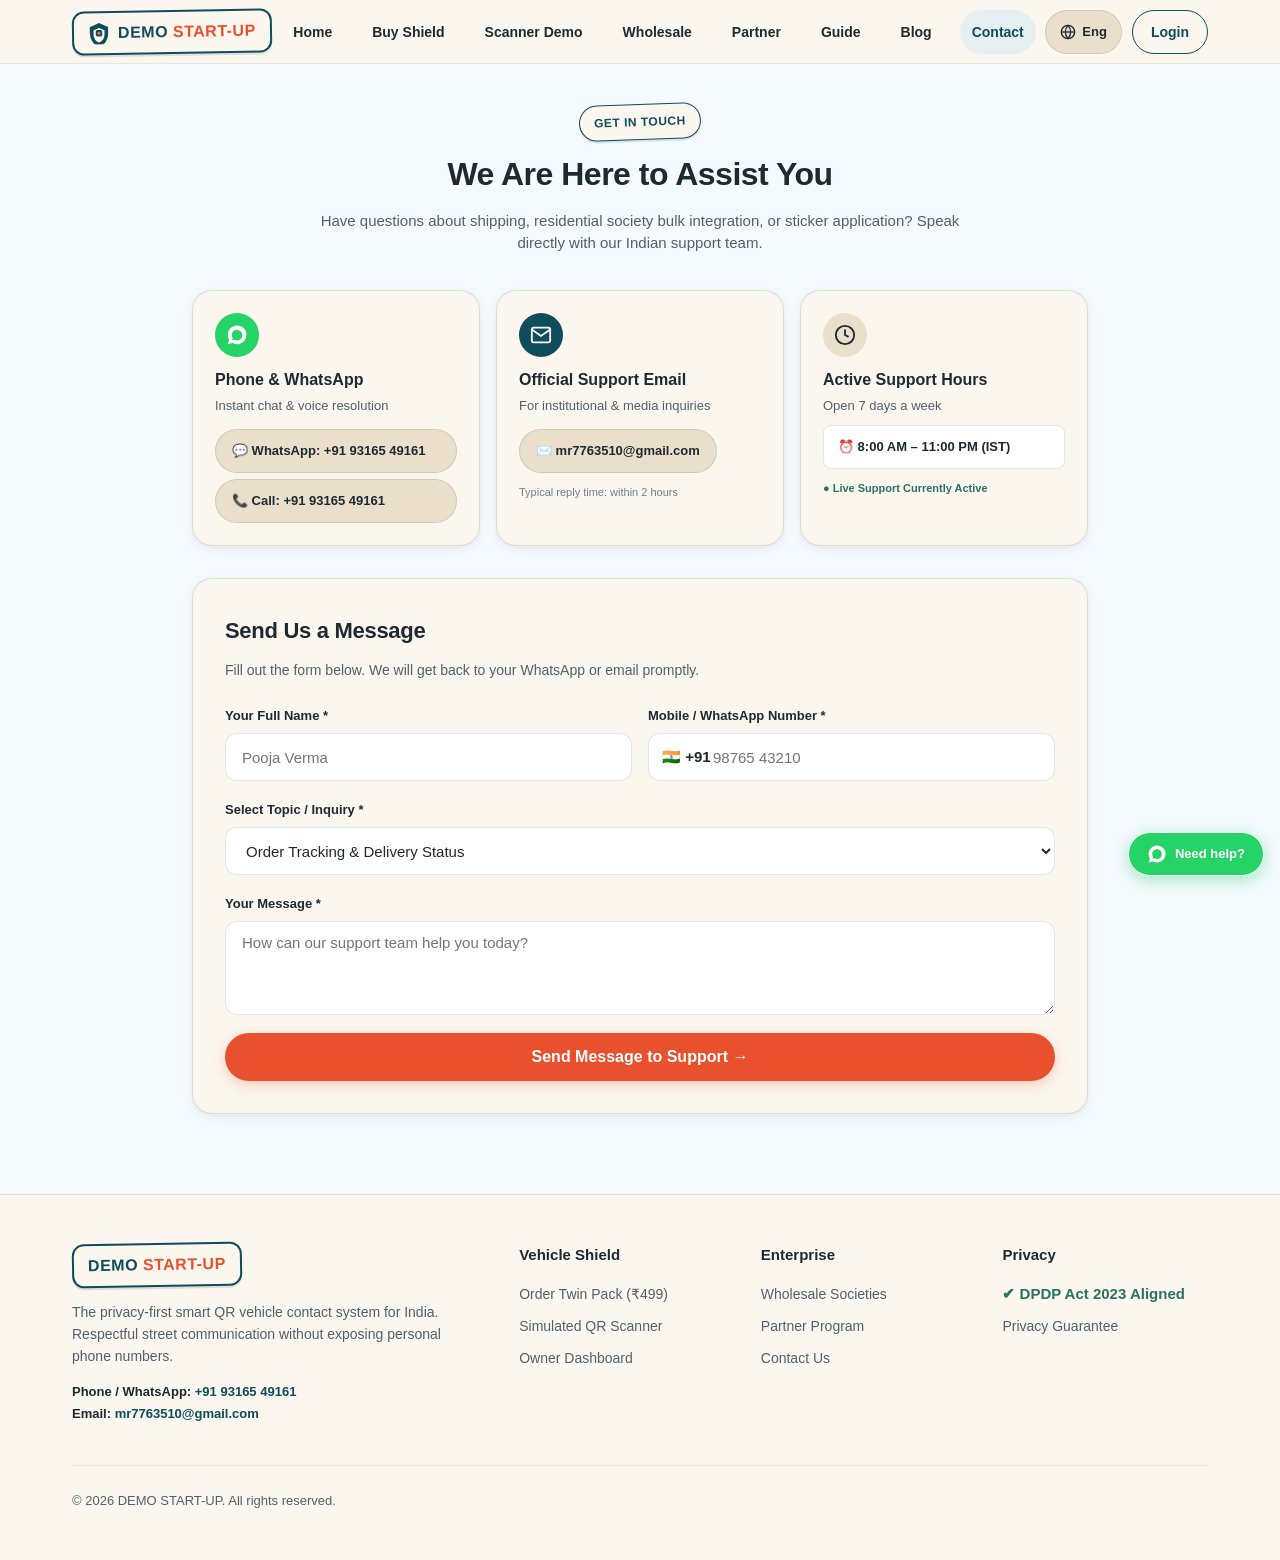
<file: contact.html>
<!DOCTYPE html>
<html lang="en">
<head>
  <meta charset="UTF-8">
  <meta name="viewport" content="width=device-width, initial-scale=1.0">
  <title>Contact & Customer Support • DEMO START-UP</title>
  <meta name="description" content="Reach the DEMO START-UP support team via Phone, WhatsApp, or Email. Daily support from 8:00 AM to 11:00 PM. Instant WhatsApp assistance.">
  <link rel="stylesheet" href="css/styles.css">
</head>
<body>

  <!-- Top Sticky Header -->
  <header class="site-header" id="site-header">
    <div class="container header-container">
      <a href="index.html" class="brand-logo-link" aria-label="DEMO START-UP Home">
        <div class="brand-badge">
          <svg class="shield-glyph" viewBox="0 0 24 24" fill="none" stroke="currentColor" stroke-width="2">
            <path d="M12 2L3 6v6c0 6.5 4 12 9 14 5-2 9-7.5 9-14V6l-9-4z" fill="#0F4C5C"/>
            <path d="M12 5L5 8.2v4.8c0 4.8 3 8.9 7 10.4 4-1.5 7-5.6 7-10.4V8.2L12 5z" fill="#FBF6EE"/>
            <rect x="9.5" y="9.5" width="5" height="5" fill="#FF6B4A" rx="1"/>
          </svg>
          <span class="brand-text">DEMO <span>START-UP</span></span>
        </div>
      </a>

      <!-- Desktop Nav -->
      <nav aria-label="Main Navigation">
        <ul class="nav-links">
          <li><a href="index.html" class="nav-link" data-i18n="nav_home">Home</a></li>
          <li><a href="buy.html" class="nav-link" data-i18n="nav_buy">Buy Shield</a></li>
          <li><a href="scan.html" class="nav-link" data-i18n="nav_scanner">Scanner Demo</a></li>
          <li><a href="wholesale.html" class="nav-link" data-i18n="nav_wholesale">Wholesale</a></li>
          <li><a href="partner.html" class="nav-link" data-i18n="nav_partner">Partner</a></li>
          <li><a href="guide.html" class="nav-link" data-i18n="nav_guide">Guide</a></li>
          <li><a href="blog.html" class="nav-link" data-i18n="nav_blog">Blog</a></li>
          <li><a href="contact.html" class="nav-link active" data-i18n="nav_contact">Contact</a></li>
        </ul>
      </nav>

      <!-- Header Actions -->
      <div class="header-actions">
        <button type="button" class="lang-pill-btn" id="lang-sheet-trigger" aria-label="Select Language">
          <svg width="16" height="16" viewBox="0 0 24 24" fill="none" stroke="currentColor" stroke-width="2">
            <circle cx="12" cy="12" r="10"></circle>
            <line x1="2" y1="12" x2="22" y2="12"></line>
            <path d="M12 2a15.3 15.3 0 0 1 4 10 15.3 15.3 0 0 1-4 10 15.3 15.3 0 0 1-4-10 15.3 15.3 0 0 1 4-10z"></path>
          </svg>
          <span id="current-lang-text">Eng</span>
        </button>

        <a href="login.html" class="btn btn-outline btn-sm header-login-btn" data-i18n="nav_login">Login</a>

        <button type="button" class="mobile-menu-toggle" id="mobile-menu-toggle" aria-label="Open Navigation Menu">
          <svg width="22" height="22" viewBox="0 0 24 24" fill="none" stroke="currentColor" stroke-width="2">
            <line x1="3" y1="12" x2="21" y2="12"></line>
            <line x1="3" y1="6" x2="21" y2="6"></line>
            <line x1="3" y1="18" x2="21" y2="18"></line>
          </svg>
        </button>
      </div>
    </div>
  </header>

  <!-- Mobile Slide-in Drawer -->
  <div class="mobile-nav-drawer" id="mobile-nav-drawer" role="dialog" aria-modal="true" aria-label="Mobile Navigation">
    <div class="drawer-content">
      <div class="drawer-header">
        <div class="brand-badge">
          <span class="brand-text">DEMO <span>START-UP</span></span>
        </div>
        <button type="button" id="close-drawer-btn" aria-label="Close Navigation" style="background:none; border:none; color:var(--text); font-size:22px; cursor:pointer;">&times;</button>
      </div>
      <ul class="drawer-links">
        <li><a href="index.html" class="drawer-link"><span>🏠</span> Home</a></li>
        <li><a href="buy.html" class="drawer-link"><span>🛡️</span> Buy Vehicle Shield</a></li>
        <li><a href="scan.html" class="drawer-link"><span>📱</span> Scanner Demo</a></li>
        <li><a href="dashboard.html" class="drawer-link"><span>📊</span> Owner Dashboard</a></li>
        <li><a href="wholesale.html" class="drawer-link"><span>🏢</span> Wholesale & Societies</a></li>
        <li><a href="partner.html" class="drawer-link"><span>🤝</span> Partner Program</a></li>
        <li><a href="guide.html" class="drawer-link"><span>📖</span> User Guide & Care</a></li>
        <li><a href="blog.html" class="drawer-link"><span>✍️</span> Blog & Insights</a></li>
        <li><a href="contact.html" class="drawer-link active"><span>📞</span> Contact Support</a></li>
      </ul>
      <div style="margin-top:auto; display:flex; flex-direction:column; gap:10px;">
        <a href="login.html" class="btn btn-outline btn-block">Owner Login</a>
        <a href="buy.html" class="btn btn-cta btn-block">Get Shield • ₹499</a>
      </div>
    </div>
  </div>

  <!-- Language Selection Bottom Sheet -->
  <div class="bottom-sheet-backdrop" id="lang-bottom-sheet" role="dialog" aria-modal="true" aria-label="Choose Language">
    <div class="bottom-sheet">
      <div class="sheet-handle"></div>
      <div class="sheet-header">
        <h3 style="font-size:18px;">Choose Language</h3>
        <button type="button" id="close-lang-sheet" style="font-size:20px; color:var(--text-muted); cursor:pointer;">&times;</button>
      </div>
      <div class="language-options-grid">
        <button type="button" class="lang-option-btn selected" data-lang="en">
          <div><div class="lang-title">English</div><div class="lang-sub">Default Interface</div></div>
          <span>✔</span>
        </button>
        <button type="button" class="lang-option-btn" data-lang="hi">
          <div><div class="lang-title">हिन्दी (Hindi)</div><div class="lang-sub">भारतीय भाषाओं में अलर्ट</div></div>
          <span>✔</span>
        </button>
        <button type="button" class="lang-option-btn" data-lang="gu">
          <div><div class="lang-title">ગુજરાતી (Gujarati)</div><div class="lang-sub">સ્થાનિક ભાષા સપોર્ટ</div></div>
          <span>✔</span>
        </button>
        <button type="button" class="lang-option-btn" data-lang="ta">
          <div><div class="lang-title">தமிழ் (Tamil)</div><div class="lang-sub">பிராந்திய மொழி ஆதரவு</div></div>
          <span>✔</span>
        </button>
      </div>
    </div>
  </div>

  <main style="padding: 40px 0 80px 0;">
    <div class="container" style="max-width: 960px;">
      
      <!-- Page Header -->
      <div style="text-align:center; max-width:680px; margin:0 auto 36px auto;">
        <span class="sticker-badge badge-teal">Get In Touch</span>
        <h1 style="font-size:32px; margin:8px 0 10px 0;">We Are Here to Assist You</h1>
        <p style="font-size:15px; color:var(--text-muted);">
          Have questions about shipping, residential society bulk integration, or sticker application? Speak directly with our Indian support team.
        </p>
      </div>

      <div style="display:grid; grid-template-columns:1fr; gap:32px;">
        
        <!-- TOP CONTACT TILES (Strict Contact Details) -->
        <div style="display:grid; grid-template-columns:repeat(auto-fit, minmax(260px, 1fr)); gap:16px;">
          
          <!-- Tile 1: Phone / WhatsApp -->
          <div class="card card-cream" style="padding:22px; border:1.5px solid var(--border-card);">
            <div style="width:44px; height:44px; border-radius:var(--radius-pill); background:#25D366; color:#fff; display:flex; align-items:center; justify-content:center; margin-bottom:12px;">
              <svg width="22" height="22" viewBox="0 0 24 24" fill="currentColor"><path d="M12.031 6.172c-3.181 0-5.767 2.586-5.768 5.766-.001 1.298.38 2.27 1.019 3.287l-.711 2.598 2.664-.698c.969.581 1.761.819 2.796.819 3.18 0 5.767-2.587 5.767-5.766.001-3.182-2.585-5.766-5.767-5.766zm10.17 5.766c0 5.631-4.57 10.201-10.201 10.201-1.787 0-3.483-.464-4.965-1.278l-5.035 1.319 1.344-4.912c-.89-1.533-1.344-3.287-1.344-5.33 0-5.631 4.57-10.201 10.201-10.201 5.631 0 10.2 4.57 10.2 10.201z"/></svg>
            </div>
            <strong style="font-size:16px; color:var(--text); display:block;">Phone & WhatsApp</strong>
            <p style="font-size:13px; color:var(--text-muted); margin:4px 0 12px 0;">Instant chat & voice resolution</p>
            <div style="display:flex; flex-direction:column; gap:6px;">
              <a href="https://wa.me/919316549161" class="btn btn-sand btn-sm" target="_blank" rel="noopener" style="justify-content:flex-start;">
                💬 WhatsApp: +91 93165 49161
              </a>
              <a href="tel:+919316549161" class="btn btn-sand btn-sm" style="justify-content:flex-start;">
                📞 Call: +91 93165 49161
              </a>
            </div>
          </div>

          <!-- Tile 2: Official Email -->
          <div class="card card-cream" style="padding:22px; border:1.5px solid var(--border-card);">
            <div style="width:44px; height:44px; border-radius:var(--radius-pill); background:var(--primary); color:#fff; display:flex; align-items:center; justify-content:center; margin-bottom:12px;">
              <svg width="22" height="22" viewBox="0 0 24 24" fill="none" stroke="currentColor" stroke-width="2"><path d="M4 4h16c1.1 0 2 .9 2 2v12c0 1.1-.9 2-2 2H4c-1.1 0-2-.9-2-2V6c0-1.1.9-2 2-2z"></path><polyline points="22,6 12,13 2,6"></polyline></svg>
            </div>
            <strong style="font-size:16px; color:var(--text); display:block;">Official Support Email</strong>
            <p style="font-size:13px; color:var(--text-muted); margin:4px 0 12px 0;">For institutional & media inquiries</p>
            <a href="mailto:mr7763510@gmail.com" class="btn btn-sand btn-sm" style="justify-content:flex-start;">
              ✉️ mr7763510@gmail.com
            </a>
            <div style="font-size:11px; color:var(--text-light); margin-top:8px;">Typical reply time: within 2 hours</div>
          </div>

          <!-- Tile 3: Support Hours & Civic Operations -->
          <div class="card card-cream" style="padding:22px; border:1.5px solid var(--border-card);">
            <div style="width:44px; height:44px; border-radius:var(--radius-pill); background:var(--bg-sand); color:var(--text); display:flex; align-items:center; justify-content:center; margin-bottom:12px;">
              <svg width="22" height="22" viewBox="0 0 24 24" fill="none" stroke="currentColor" stroke-width="2"><circle cx="12" cy="12" r="10"></circle><polyline points="12 6 12 12 16 14"></polyline></svg>
            </div>
            <strong style="font-size:16px; color:var(--text); display:block;">Active Support Hours</strong>
            <p style="font-size:13px; color:var(--text-muted); margin:4px 0 8px 0;">Open 7 days a week</p>
            <div style="background:#fff; padding:10px 14px; border-radius:var(--radius-sm); border:1px solid var(--border-card); font-size:13px; font-weight:700; color:var(--text);">
              ⏰ 8:00 AM – 11:00 PM (IST)
            </div>
            <div style="font-size:11px; color:var(--success); font-weight:700; margin-top:8px;">● Live Support Currently Active</div>
          </div>

        </div>

        <!-- MESSAGE FORM (CHANGE C) -->
        <div class="card card-cream" style="border:1.5px solid var(--border-card); padding:32px;">
          <h2 style="font-size:22px; margin-bottom:8px;">Send Us a Message</h2>
          <p style="font-size:14px; color:var(--text-muted); margin-bottom:24px;">
            Fill out the form below. We will get back to your WhatsApp or email promptly.
          </p>

          <form id="contact-message-form">
            <div style="display:grid; grid-template-columns:1fr 1fr; gap:16px;">
              <!-- Name -->
              <div class="form-group">
                <label for="contact-name" class="form-label"><span>Your Full Name *</span></label>
                <input type="text" id="contact-name" class="form-control" placeholder="Pooja Verma" required>
              </div>

              <!-- Phone -->
              <div class="form-group">
                <label for="contact-phone" class="form-label"><span>Mobile / WhatsApp Number *</span></label>
                <div class="phone-input-group">
                  <span class="phone-prefix">🇮🇳 +91</span>
                  <input type="tel" id="contact-phone" class="form-control" placeholder="98765 43210" maxlength="10" required>
                </div>
              </div>
            </div>

            <!-- Topic Dropdown -->
            <div class="form-group">
              <label for="contact-topic" class="form-label"><span>Select Topic / Inquiry *</span></label>
              <select id="contact-topic" class="form-control" required>
                <option value="delivery">Order Tracking & Delivery Status</option>
                <option value="wholesale">Residential Society Bulk Order (RWA)</option>
                <option value="partner">Auto Workshop / Retailer Partner Inquiry</option>
                <option value="technical">QR Scan & WhatsApp Notification Help</option>
                <option value="other">Other General Feedback / Press</option>
              </select>
            </div>

            <!-- Message Textarea -->
            <div class="form-group">
              <label for="contact-msg" class="form-label"><span>Your Message *</span></label>
              <textarea id="contact-msg" class="form-control" rows="4" placeholder="How can our support team help you today?" required></textarea>
            </div>

            <button type="submit" id="btn-submit-contact" class="btn btn-cta btn-block" style="padding:14px; font-size:16px;">
              Send Message to Support &rarr;
            </button>
          </form>

          <!-- SUCCESS STATE (CHANGE C) -->
          <div id="contact-success-state" style="display:none; text-align:center; padding:24px 12px;">
            <div style="width:60px; height:60px; border-radius:50%; background:var(--success-light); color:var(--success); display:flex; align-items:center; justify-content:center; margin:0 auto 16px auto; font-size:26px;">
              ✔
            </div>
            <h3 style="color:var(--success); margin-bottom:8px;">Message Dispatched Successfully!</h3>
            <p style="font-size:15px; color:var(--text); max-width:480px; margin:0 auto 16px auto;">
              Thank you for contacting DEMO START-UP. Your query has been logged. Our duty officer will reply to your WhatsApp within 15 minutes during active support hours (8 AM – 11 PM).
            </p>
            <div style="font-size:13px; color:var(--text-muted); margin-bottom:14px;">
              Need immediate urgent assistance? <a href="https://wa.me/919316549161" style="font-weight:700; color:var(--primary);" target="_blank">Open WhatsApp Chat &rarr;</a>
            </div>
            <button type="button" class="btn btn-sand btn-sm" id="btn-reset-contact-form">Send Another Message</button>
          </div>

        </div>

      </div>

    </div>
  </main>

  <!-- Global Footer -->
  <footer class="site-footer" id="site-footer">
    <div class="container">
      <div class="footer-grid">
        <div class="footer-brand-col">
          <div class="brand-badge" style="align-self:flex-start;">
            <span class="brand-text">DEMO <span>START-UP</span></span>
          </div>
          <p>The privacy-first smart QR vehicle contact system for India. Respectful street communication without exposing personal phone numbers.</p>
          <div style="font-size:13px; color:var(--text); font-weight:700;">
            Phone / WhatsApp: <a href="tel:+919316549161">+91 93165 49161</a><br>
            Email: <a href="mailto:mr7763510@gmail.com">mr7763510@gmail.com</a>
          </div>
        </div>

        <div class="footer-nav-col">
          <h4>Vehicle Shield</h4>
          <ul class="footer-links-list">
            <li><a href="buy.html">Order Twin Pack (₹499)</a></li>
            <li><a href="scan.html">Simulated QR Scanner</a></li>
            <li><a href="dashboard.html">Owner Dashboard</a></li>
          </ul>
        </div>

        <div class="footer-nav-col">
          <h4>Enterprise</h4>
          <ul class="footer-links-list">
            <li><a href="wholesale.html">Wholesale Societies</a></li>
            <li><a href="partner.html">Partner Program</a></li>
            <li><a href="contact.html">Contact Us</a></li>
          </ul>
        </div>

        <div class="footer-nav-col">
          <h4>Privacy</h4>
          <ul class="footer-links-list">
            <li><span class="status-check">✔ DPDP Act 2023 Aligned</span></li>
            <li><a href="guide.html">Privacy Guarantee</a></li>
          </ul>
        </div>
      </div>

      <div class="footer-bottom">
        <div>&copy; 2026 DEMO START-UP. All rights reserved.</div>
      </div>
    </div>
  </footer>

  <!-- Floating WhatsApp Chip -->
  <a href="https://wa.me/919316549161" class="floating-whatsapp-chip" target="_blank" rel="noopener noreferrer" aria-label="Chat with Support on WhatsApp">
    <svg viewBox="0 0 24 24"><path d="M12.031 6.172c-3.181 0-5.767 2.586-5.768 5.766-.001 1.298.38 2.27 1.019 3.287l-.711 2.598 2.664-.698c.969.581 1.761.819 2.796.819 3.18 0 5.767-2.587 5.767-5.766.001-3.182-2.585-5.766-5.767-5.766zm10.17 5.766c0 5.631-4.57 10.201-10.201 10.201-1.787 0-3.483-.464-4.965-1.278l-5.035 1.319 1.344-4.912c-.89-1.533-1.344-3.287-1.344-5.33 0-5.631 4.57-10.201 10.201-10.201 5.631 0 10.2 4.57 10.2 10.201z"/></svg>
    <span data-i18n="need_help">Need help?</span>
  </a>

  <!-- Mobile Bottom Tab Bar -->
  <nav class="mobile-tab-bar" aria-label="Mobile Bottom Bar">
    <a href="partner.html" class="mobile-tab-item">
      <svg viewBox="0 0 24 24" fill="none" stroke="currentColor" stroke-width="2"><path d="M17 21v-2a4 4 0 0 0-4-4H5a4 4 0 0 0-4 4v2"></path><circle cx="9" cy="7" r="4"></circle><path d="M23 21v-2a4 4 0 0 0-3-3.87"></path><path d="M16 3.13a4 4 0 0 1 0 7.75"></path></svg>
      <span>Partner</span>
    </a>
    <a href="wholesale.html" class="mobile-tab-item">
      <svg viewBox="0 0 24 24" fill="none" stroke="currentColor" stroke-width="2"><rect x="2" y="7" width="20" height="14" rx="2" ry="2"></rect><path d="M16 21V5a2 2 0 0 0-2-2h-4a2 2 0 0 0-2 2v16"></path></svg>
      <span>Wholesale</span>
    </a>
    <a href="blog.html" class="mobile-tab-item">
      <svg viewBox="0 0 24 24" fill="none" stroke="currentColor" stroke-width="2"><path d="M4 19.5A2.5 2.5 0 0 1 6.5 17H20"></path><path d="M6.5 2H20v20H6.5A2.5 2.5 0 0 1 4 19.5v-15A2.5 2.5 0 0 1 6.5 2z"></path></svg>
      <span>Stories</span>
    </a>
    <a href="buy.html" class="mobile-tab-item">
      <svg viewBox="0 0 24 24" fill="none" stroke="currentColor" stroke-width="2"><circle cx="9" cy="21" r="1"></circle><circle cx="20" cy="21" r="1"></circle><path d="M1 1h4l2.68 13.39a2 2 0 0 0 2 1.61h9.72a2 2 0 0 0 2-1.61L23 6H6"></path></svg>
      <span>Orders</span>
    </a>
    <a href="dashboard.html" class="mobile-tab-item">
      <svg viewBox="0 0 24 24" fill="none" stroke="currentColor" stroke-width="2"><rect x="3" y="3" width="7" height="7"></rect><rect x="14" y="3" width="7" height="7"></rect><rect x="14" y="14" width="7" height="7"></rect><rect x="3" y="14" width="7" height="7"></rect></svg>
      <span>Dashboard</span>
    </a>
  </nav>

  <!-- Scripts -->
  <script src="js/main.js"></script>
  <script>
    document.addEventListener('DOMContentLoaded', () => {
      const form = document.getElementById('contact-message-form');
      const successState = document.getElementById('contact-success-state');

      if (form) {
        form.addEventListener('submit', (e) => {
          e.preventDefault();

          const name = document.getElementById('contact-name').value.trim();
          const phone = document.getElementById('contact-phone').value.trim();
          const msg = document.getElementById('contact-msg').value.trim();

          if (!name || !phone || !msg) {
            window.showToast('Please fill all required fields', 'error');
            return;
          }

          if (phone.length < 10) {
            window.showToast('Please enter a valid 10-digit mobile number', 'error');
            return;
          }

          const submitBtn = document.getElementById('btn-submit-contact');
          if (submitBtn) {
            submitBtn.disabled = true;
            submitBtn.textContent = 'Transmitting Message...';
          }

          setTimeout(() => {
            form.style.display = 'none';
            if (successState) successState.style.display = 'block';
            window.showToast('Message sent to DEMO START-UP Support Desk!', 'success');
          }, 800);
        });
      }

      const resetBtn = document.getElementById('btn-reset-contact-form');
      if (resetBtn && form && successState) {
        resetBtn.addEventListener('click', () => {
          form.reset();
          const submitBtn = document.getElementById('btn-submit-contact');
          if (submitBtn) {
            submitBtn.disabled = false;
            submitBtn.textContent = 'Send Message to Support →';
          }
          successState.style.display = 'none';
          form.style.display = 'block';
          form.scrollIntoView({ behavior: 'smooth' });
        });
      }
    });
  </script>
</body>
</html>
</file>
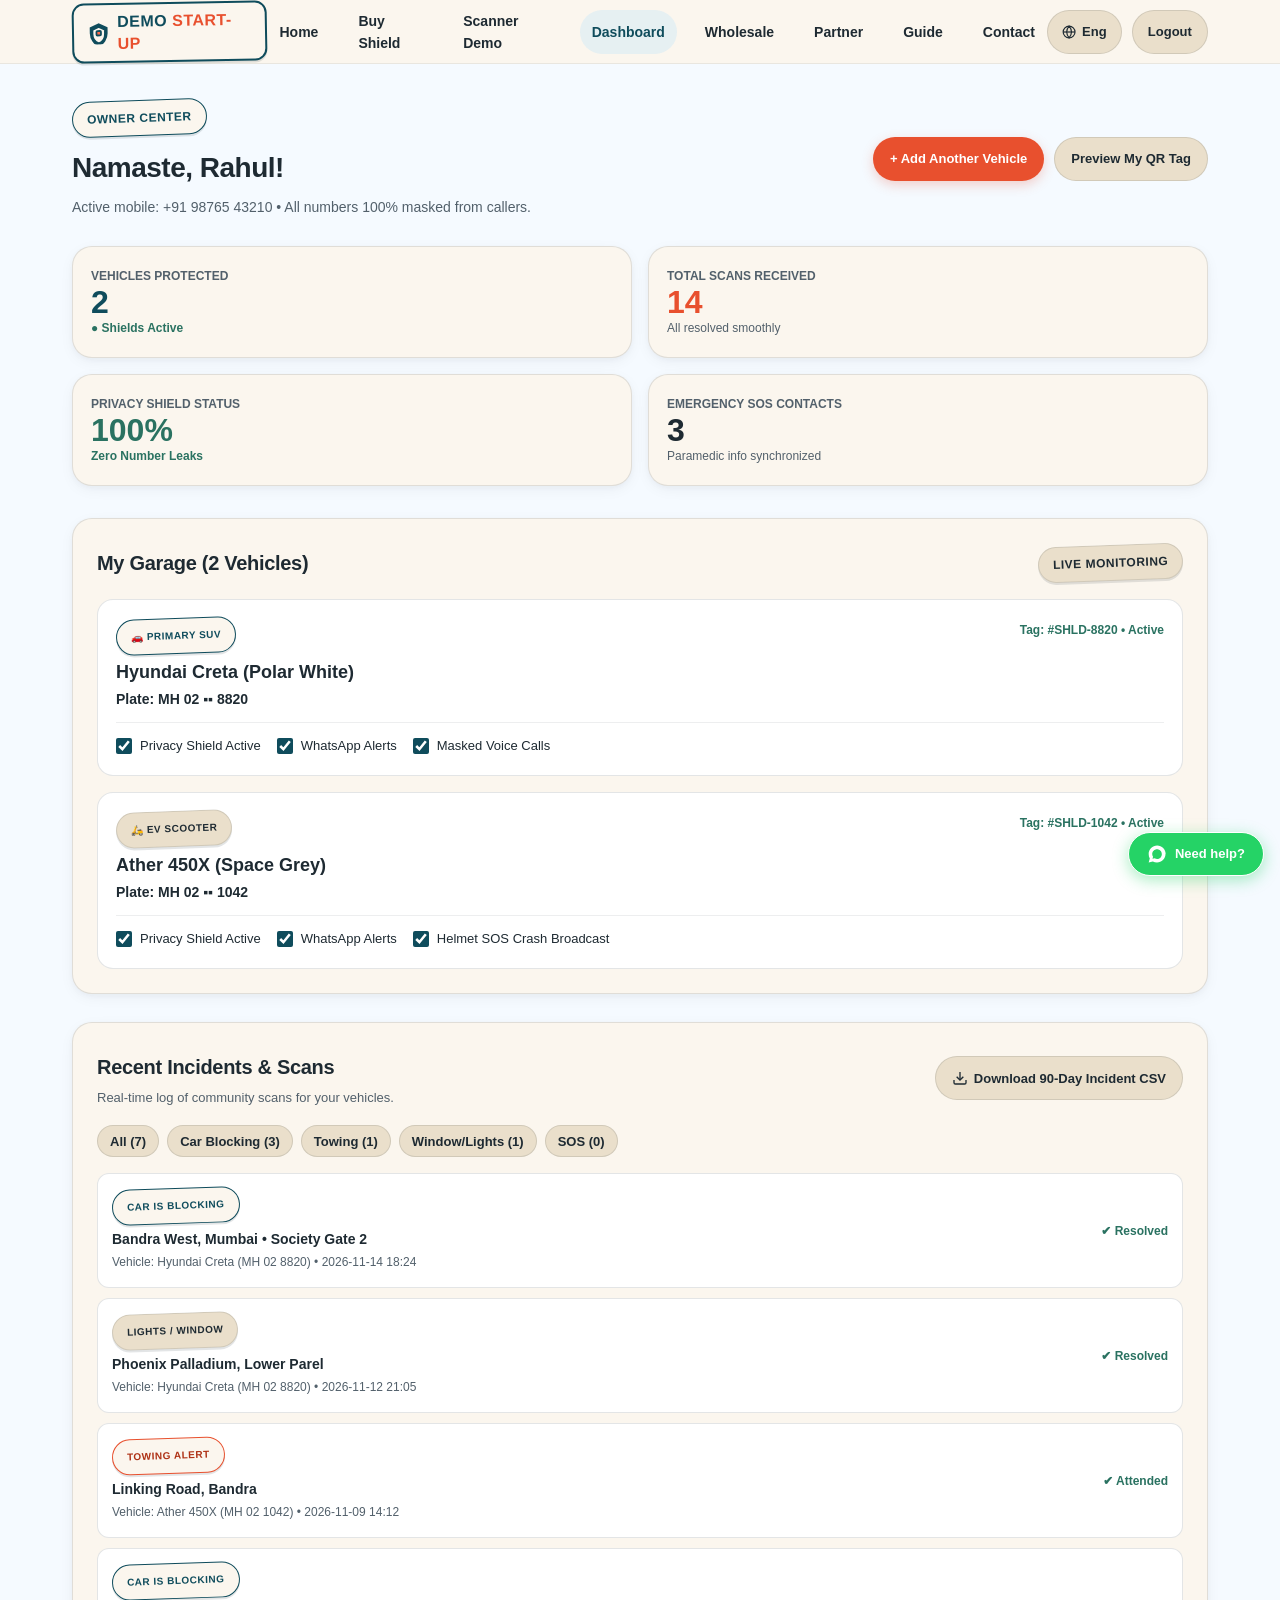
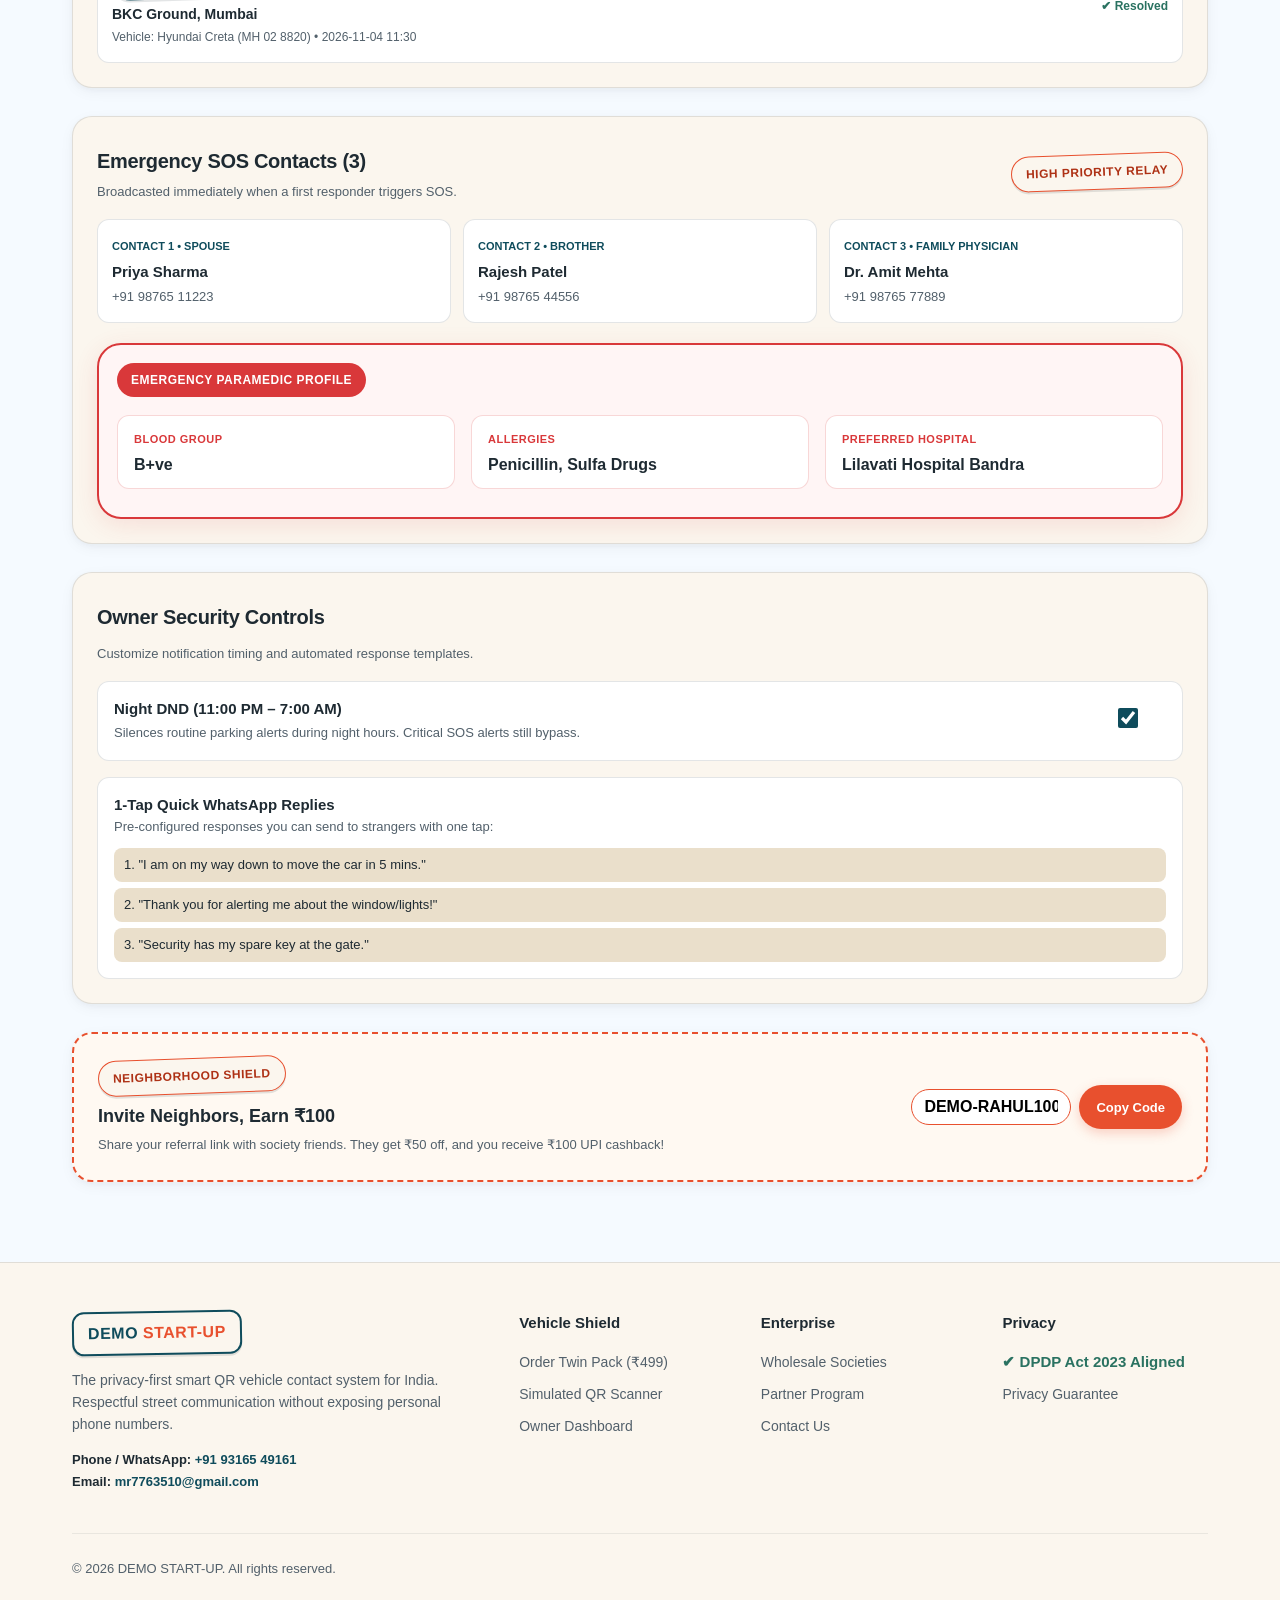
<file: dashboard.html>
<!DOCTYPE html>
<html lang="en">
<head>
  <meta charset="UTF-8">
  <meta name="viewport" content="width=device-width, initial-scale=1.0">
  <title>Owner Dashboard • DEMO START-UP</title>
  <meta name="description" content="Manage your vehicle shields, recent scan alerts, incident history CSV, and emergency SOS paramedic settings.">
  <link rel="stylesheet" href="css/styles.css">
</head>
<body>

  <!-- Top Sticky Header -->
  <header class="site-header" id="site-header">
    <div class="container header-container">
      <a href="index.html" class="brand-logo-link" aria-label="DEMO START-UP Home">
        <div class="brand-badge">
          <svg class="shield-glyph" viewBox="0 0 24 24" fill="none" stroke="currentColor" stroke-width="2">
            <path d="M12 2L3 6v6c0 6.5 4 12 9 14 5-2 9-7.5 9-14V6l-9-4z" fill="#0F4C5C"/>
            <path d="M12 5L5 8.2v4.8c0 4.8 3 8.9 7 10.4 4-1.5 7-5.6 7-10.4V8.2L12 5z" fill="#FBF6EE"/>
            <rect x="9.5" y="9.5" width="5" height="5" fill="#FF6B4A" rx="1"/>
          </svg>
          <span class="brand-text">DEMO <span>START-UP</span></span>
        </div>
      </a>

      <!-- Desktop Nav -->
      <nav aria-label="Main Navigation">
        <ul class="nav-links">
          <li><a href="index.html" class="nav-link" data-i18n="nav_home">Home</a></li>
          <li><a href="buy.html" class="nav-link" data-i18n="nav_buy">Buy Shield</a></li>
          <li><a href="scan.html" class="nav-link" data-i18n="nav_scanner">Scanner Demo</a></li>
          <li><a href="dashboard.html" class="nav-link active" data-i18n="nav_dashboard">Dashboard</a></li>
          <li><a href="wholesale.html" class="nav-link" data-i18n="nav_wholesale">Wholesale</a></li>
          <li><a href="partner.html" class="nav-link" data-i18n="nav_partner">Partner</a></li>
          <li><a href="guide.html" class="nav-link" data-i18n="nav_guide">Guide</a></li>
          <li><a href="contact.html" class="nav-link" data-i18n="nav_contact">Contact</a></li>
        </ul>
      </nav>

      <!-- Header Actions -->
      <div class="header-actions">
        <button type="button" class="lang-pill-btn" id="lang-sheet-trigger" aria-label="Select Language">
          <svg width="16" height="16" viewBox="0 0 24 24" fill="none" stroke="currentColor" stroke-width="2">
            <circle cx="12" cy="12" r="10"></circle>
            <line x1="2" y1="12" x2="22" y2="12"></line>
            <path d="M12 2a15.3 15.3 0 0 1 4 10 15.3 15.3 0 0 1-4 10 15.3 15.3 0 0 1-4-10 15.3 15.3 0 0 1 4-10z"></path>
          </svg>
          <span id="current-lang-text">Eng</span>
        </button>

        <a href="index.html" class="btn btn-sand btn-sm">Logout</a>

        <button type="button" class="mobile-menu-toggle" id="mobile-menu-toggle" aria-label="Open Navigation Menu">
          <svg width="22" height="22" viewBox="0 0 24 24" fill="none" stroke="currentColor" stroke-width="2">
            <line x1="3" y1="12" x2="21" y2="12"></line>
            <line x1="3" y1="6" x2="21" y2="6"></line>
            <line x1="3" y1="18" x2="21" y2="18"></line>
          </svg>
        </button>
      </div>
    </div>
  </header>

  <!-- Mobile Slide-in Drawer -->
  <div class="mobile-nav-drawer" id="mobile-nav-drawer" role="dialog" aria-modal="true" aria-label="Mobile Navigation">
    <div class="drawer-content">
      <div class="drawer-header">
        <div class="brand-badge">
          <span class="brand-text">DEMO <span>START-UP</span></span>
        </div>
        <button type="button" id="close-drawer-btn" aria-label="Close Navigation" style="background:none; border:none; color:var(--text); font-size:22px; cursor:pointer;">&times;</button>
      </div>
      <ul class="drawer-links">
        <li><a href="index.html" class="drawer-link"><span>🏠</span> Home</a></li>
        <li><a href="buy.html" class="drawer-link"><span>🛡️</span> Buy Vehicle Shield</a></li>
        <li><a href="scan.html" class="drawer-link"><span>📱</span> Scanner Demo</a></li>
        <li><a href="dashboard.html" class="drawer-link active"><span>📊</span> Owner Dashboard</a></li>
        <li><a href="wholesale.html" class="drawer-link"><span>🏢</span> Wholesale & Societies</a></li>
        <li><a href="partner.html" class="drawer-link"><span>🤝</span> Partner Program</a></li>
        <li><a href="guide.html" class="drawer-link"><span>📖</span> User Guide & Care</a></li>
        <li><a href="blog.html" class="drawer-link"><span>✍️</span> Blog & Insights</a></li>
        <li><a href="contact.html" class="drawer-link"><span>📞</span> Contact Support</a></li>
      </ul>
      <div style="margin-top:auto; display:flex; flex-direction:column; gap:10px;">
        <a href="index.html" class="btn btn-outline btn-block">Logout</a>
      </div>
    </div>
  </div>

  <!-- Language Selection Bottom Sheet -->
  <div class="bottom-sheet-backdrop" id="lang-bottom-sheet" role="dialog" aria-modal="true" aria-label="Choose Language">
    <div class="bottom-sheet">
      <div class="sheet-handle"></div>
      <div class="sheet-header">
        <h3 style="font-size:18px;">Choose Language</h3>
        <button type="button" id="close-lang-sheet" style="font-size:20px; color:var(--text-muted); cursor:pointer;">&times;</button>
      </div>
      <div class="language-options-grid">
        <button type="button" class="lang-option-btn selected" data-lang="en">
          <div><div class="lang-title">English</div><div class="lang-sub">Default Interface</div></div>
          <span>✔</span>
        </button>
        <button type="button" class="lang-option-btn" data-lang="hi">
          <div><div class="lang-title">हिन्दी (Hindi)</div><div class="lang-sub">भारतीय भाषाओं में अलर्ट</div></div>
          <span>✔</span>
        </button>
        <button type="button" class="lang-option-btn" data-lang="gu">
          <div><div class="lang-title">ગુજરાતી (Gujarati)</div><div class="lang-sub">સ્થાનિક ભાષા સપોર્ટ</div></div>
          <span>✔</span>
        </button>
        <button type="button" class="lang-option-btn" data-lang="ta">
          <div><div class="lang-title">தமிழ் (Tamil)</div><div class="lang-sub">பிராந்திய மொழி ஆதரவு</div></div>
          <span>✔</span>
        </button>
      </div>
    </div>
  </div>

  <main style="padding: 36px 0 80px 0;">
    <div class="container">
      
      <!-- Top Greeting & Header -->
      <div style="display:flex; justify-content:space-between; align-items:center; flex-wrap:wrap; gap:16px; margin-bottom:28px;">
        <div>
          <span class="sticker-badge badge-teal">Owner Center</span>
          <h1 style="font-size:28px; margin:6px 0 2px 0;">Namaste, Rahul!</h1>
          <p style="font-size:14px; color:var(--text-muted);">Active mobile: +91 98765 43210 • All numbers 100% masked from callers.</p>
        </div>
        <div style="display:flex; gap:10px;">
          <a href="buy.html" class="btn btn-cta btn-sm">+ Add Another Vehicle</a>
          <a href="scan.html" class="btn btn-sand btn-sm">Preview My QR Tag</a>
        </div>
      </div>

      <!-- 4 STAT CARDS -->
      <div style="display:grid; grid-template-columns: repeat(2, 1fr); gap:16px; margin-bottom:32px;">
        <div class="card card-cream" style="padding:18px;">
          <div style="font-size:12px; font-weight:700; text-transform:uppercase; color:var(--text-muted);">Vehicles Protected</div>
          <div style="font-family:var(--font-display); font-size:32px; font-weight:800; color:var(--primary); margin:4px 0;">2</div>
          <div style="font-size:12px; color:var(--success); font-weight:700;">● Shields Active</div>
        </div>

        <div class="card card-cream" style="padding:18px;">
          <div style="font-size:12px; font-weight:700; text-transform:uppercase; color:var(--text-muted);">Total Scans Received</div>
          <div style="font-family:var(--font-display); font-size:32px; font-weight:800; color:var(--cta); margin:4px 0;">14</div>
          <div style="font-size:12px; color:var(--text-muted);">All resolved smoothly</div>
        </div>

        <div class="card card-cream" style="padding:18px;">
          <div style="font-size:12px; font-weight:700; text-transform:uppercase; color:var(--text-muted);">Privacy Shield Status</div>
          <div style="font-family:var(--font-display); font-size:32px; font-weight:800; color:var(--success); margin:4px 0;">100%</div>
          <div style="font-size:12px; color:var(--success); font-weight:700;">Zero Number Leaks</div>
        </div>

        <div class="card card-cream" style="padding:18px;">
          <div style="font-size:12px; font-weight:700; text-transform:uppercase; color:var(--text-muted);">Emergency SOS Contacts</div>
          <div style="font-family:var(--font-display); font-size:32px; font-weight:800; color:var(--text); margin:4px 0;">3</div>
          <div style="font-size:12px; color:var(--text-muted);">Paramedic info synchronized</div>
        </div>
      </div>

      <!-- TWO-COLUMN DASHBOARD GRID -->
      <div style="display:grid; grid-template-columns: 1fr; gap:28px;">

        <!-- MY GARAGE SECTION -->
        <section class="card card-cream">
          <div style="display:flex; justify-content:space-between; align-items:center; margin-bottom:16px;">
            <h2 style="font-size:20px;">My Garage (2 Vehicles)</h2>
            <span class="sticker-badge badge-sand">Live Monitoring</span>
          </div>

          <!-- Vehicle 1: Hyundai Creta -->
          <div style="background:var(--bg-white); border:1.5px solid var(--border-card); border-radius:var(--radius-card-sm); padding:18px; margin-bottom:16px;">
            <div style="display:flex; justify-content:space-between; align-items:flex-start; flex-wrap:wrap; gap:10px; margin-bottom:12px;">
              <div>
                <span class="sticker-badge badge-teal" style="font-size:10px;">🚗 Primary SUV</span>
                <h3 style="font-size:18px; margin:4px 0 2px 0;">Hyundai Creta (Polar White)</h3>
                <span style="font-family:var(--font-display); font-size:14px; font-weight:700; color:var(--text);">Plate: MH 02 ▪▪ 8820</span>
              </div>
              <div style="text-align:right;">
                <span class="status-check" style="font-size:12px;">Tag: #SHLD-8820 • Active</span>
              </div>
            </div>

            <!-- Toggles for Vehicle 1 -->
            <div style="display:flex; gap:16px; flex-wrap:wrap; padding-top:12px; border-top:1px solid var(--border-subtle); font-size:13px;">
              <label class="toggle-label" for="toggle-creta-shield" style="display:flex; align-items:center; gap:8px; cursor:pointer;">
                <input type="checkbox" id="toggle-creta-shield" class="dashboard-toggle" checked style="accent-color:var(--primary); width:16px; height:16px;">
                <span>Privacy Shield Active</span>
              </label>
              <label class="toggle-label" for="toggle-creta-whatsapp" style="display:flex; align-items:center; gap:8px; cursor:pointer;">
                <input type="checkbox" id="toggle-creta-whatsapp" class="dashboard-toggle" checked style="accent-color:var(--primary); width:16px; height:16px;">
                <span>WhatsApp Alerts</span>
              </label>
              <label class="toggle-label" for="toggle-creta-calls" style="display:flex; align-items:center; gap:8px; cursor:pointer;">
                <input type="checkbox" id="toggle-creta-calls" class="dashboard-toggle" checked style="accent-color:var(--primary); width:16px; height:16px;">
                <span>Masked Voice Calls</span>
              </label>
            </div>
          </div>

          <!-- Vehicle 2: Ather 450X -->
          <div style="background:var(--bg-white); border:1.5px solid var(--border-card); border-radius:var(--radius-card-sm); padding:18px;">
            <div style="display:flex; justify-content:space-between; align-items:flex-start; flex-wrap:wrap; gap:10px; margin-bottom:12px;">
              <div>
                <span class="sticker-badge badge-sand" style="font-size:10px;">🛵 EV Scooter</span>
                <h3 style="font-size:18px; margin:4px 0 2px 0;">Ather 450X (Space Grey)</h3>
                <span style="font-family:var(--font-display); font-size:14px; font-weight:700; color:var(--text);">Plate: MH 02 ▪▪ 1042</span>
              </div>
              <div style="text-align:right;">
                <span class="status-check" style="font-size:12px;">Tag: #SHLD-1042 • Active</span>
              </div>
            </div>

            <!-- Toggles for Vehicle 2 -->
            <div style="display:flex; gap:16px; flex-wrap:wrap; padding-top:12px; border-top:1px solid var(--border-subtle); font-size:13px;">
              <label class="toggle-label" for="toggle-ather-shield" style="display:flex; align-items:center; gap:8px; cursor:pointer;">
                <input type="checkbox" id="toggle-ather-shield" class="dashboard-toggle" checked style="accent-color:var(--primary); width:16px; height:16px;">
                <span>Privacy Shield Active</span>
              </label>
              <label class="toggle-label" for="toggle-ather-whatsapp" style="display:flex; align-items:center; gap:8px; cursor:pointer;">
                <input type="checkbox" id="toggle-ather-whatsapp" class="dashboard-toggle" checked style="accent-color:var(--primary); width:16px; height:16px;">
                <span>WhatsApp Alerts</span>
              </label>
              <label class="toggle-label" for="toggle-ather-sos" style="display:flex; align-items:center; gap:8px; cursor:pointer;">
                <input type="checkbox" id="toggle-ather-sos" class="dashboard-toggle" checked style="accent-color:var(--primary); width:16px; height:16px;">
                <span>Helmet SOS Crash Broadcast</span>
              </label>
            </div>
          </div>
        </section>

        <!-- RECENT INCIDENTS AND SCANS (With Filter & CSV Download) -->
        <section class="card card-cream">
          <div style="display:flex; justify-content:space-between; align-items:center; flex-wrap:wrap; gap:12px; margin-bottom:16px;">
            <div>
              <h2 style="font-size:20px;">Recent Incidents & Scans</h2>
              <p style="font-size:13px; color:var(--text-muted);">Real-time log of community scans for your vehicles.</p>
            </div>
            <!-- CSV Export Button -->
            <button type="button" id="btn-export-csv" class="btn btn-sand btn-sm" style="display:inline-flex; align-items:center; gap:6px;">
              <svg width="16" height="16" viewBox="0 0 24 24" fill="none" stroke="currentColor" stroke-width="2"><path d="M21 15v4a2 2 0 0 1-2 2H5a2 2 0 0 1-2-2v-4"></path><polyline points="7 10 12 15 17 10"></polyline><line x1="12" y1="15" x2="12" y2="3"></line></svg>
              Download 90-Day Incident CSV
            </button>
          </div>

          <!-- Filter Tabs -->
          <div style="display:flex; gap:8px; flex-wrap:wrap; margin-bottom:16px;">
            <button type="button" class="incident-filter-btn btn btn-sand btn-sm active" data-filter="all" style="padding:4px 12px; min-height:32px;">All (7)</button>
            <button type="button" class="incident-filter-btn btn btn-sand btn-sm" data-filter="blocking" style="padding:4px 12px; min-height:32px;">Car Blocking (3)</button>
            <button type="button" class="incident-filter-btn btn btn-sand btn-sm" data-filter="towing" style="padding:4px 12px; min-height:32px;">Towing (1)</button>
            <button type="button" class="incident-filter-btn btn btn-sand btn-sm" data-filter="window" style="padding:4px 12px; min-height:32px;">Window/Lights (1)</button>
            <button type="button" class="incident-filter-btn btn btn-sand btn-sm" data-filter="sos" style="padding:4px 12px; min-height:32px;">SOS (0)</button>
          </div>

          <!-- Incidents List -->
          <div class="incident-list-container" style="display:flex; flex-direction:column; gap:10px;">
            <div class="incident-row" data-type="blocking" style="background:#fff; padding:14px; border-radius:var(--radius-md); border:1px solid var(--border-card); display:flex; justify-content:space-between; align-items:center; flex-wrap:wrap; gap:8px;">
              <div>
                <span class="sticker-badge badge-teal" style="font-size:10px;">Car is Blocking</span>
                <strong style="display:block; font-size:14px; margin-top:4px;">Bandra West, Mumbai • Society Gate 2</strong>
                <span style="font-size:12px; color:var(--text-muted);">Vehicle: Hyundai Creta (MH 02 8820) • 2026-11-14 18:24</span>
              </div>
              <div style="text-align:right;">
                <span class="status-check" style="font-size:12px;">✔ Resolved</span>
              </div>
            </div>

            <div class="incident-row" data-type="window" style="background:#fff; padding:14px; border-radius:var(--radius-md); border:1px solid var(--border-card); display:flex; justify-content:space-between; align-items:center; flex-wrap:wrap; gap:8px;">
              <div>
                <span class="sticker-badge badge-sand" style="font-size:10px;">Lights / Window</span>
                <strong style="display:block; font-size:14px; margin-top:4px;">Phoenix Palladium, Lower Parel</strong>
                <span style="font-size:12px; color:var(--text-muted);">Vehicle: Hyundai Creta (MH 02 8820) • 2026-11-12 21:05</span>
              </div>
              <div style="text-align:right;">
                <span class="status-check" style="font-size:12px;">✔ Resolved</span>
              </div>
            </div>

            <div class="incident-row" data-type="towing" style="background:#fff; padding:14px; border-radius:var(--radius-md); border:1px solid var(--border-card); display:flex; justify-content:space-between; align-items:center; flex-wrap:wrap; gap:8px;">
              <div>
                <span class="sticker-badge badge-coral" style="font-size:10px;">Towing Alert</span>
                <strong style="display:block; font-size:14px; margin-top:4px;">Linking Road, Bandra</strong>
                <span style="font-size:12px; color:var(--text-muted);">Vehicle: Ather 450X (MH 02 1042) • 2026-11-09 14:12</span>
              </div>
              <div style="text-align:right;">
                <span class="status-check" style="font-size:12px;">✔ Attended</span>
              </div>
            </div>

            <div class="incident-row" data-type="blocking" style="background:#fff; padding:14px; border-radius:var(--radius-md); border:1px solid var(--border-card); display:flex; justify-content:space-between; align-items:center; flex-wrap:wrap; gap:8px;">
              <div>
                <span class="sticker-badge badge-teal" style="font-size:10px;">Car is Blocking</span>
                <strong style="display:block; font-size:14px; margin-top:4px;">BKC Ground, Mumbai</strong>
                <span style="font-size:12px; color:var(--text-muted);">Vehicle: Hyundai Creta (MH 02 8820) • 2026-11-04 11:30</span>
              </div>
              <div style="text-align:right;">
                <span class="status-check" style="font-size:12px;">✔ Resolved</span>
              </div>
            </div>
          </div>
        </section>

        <!-- EMERGENCY SOS CONTACTS & PARAMEDIC CARD -->
        <section class="card card-cream">
          <div style="display:flex; justify-content:space-between; align-items:center; margin-bottom:16px;">
            <div>
              <h2 style="font-size:20px;">Emergency SOS Contacts (3)</h2>
              <p style="font-size:13px; color:var(--text-muted);">Broadcasted immediately when a first responder triggers SOS.</p>
            </div>
            <span class="sticker-badge badge-coral">High Priority Relay</span>
          </div>

          <div style="display:grid; grid-template-columns:repeat(auto-fit, minmax(220px, 1fr)); gap:12px; margin-bottom:20px;">
            <div style="background:#fff; border:1px solid var(--border-card); padding:14px; border-radius:var(--radius-md);">
              <span style="font-size:11px; font-weight:700; color:var(--primary); text-transform:uppercase;">Contact 1 • Spouse</span>
              <strong style="display:block; font-size:15px; margin:4px 0 2px 0;">Priya Sharma</strong>
              <span style="font-size:13px; color:var(--text-muted);">+91 98765 11223</span>
            </div>

            <div style="background:#fff; border:1px solid var(--border-card); padding:14px; border-radius:var(--radius-md);">
              <span style="font-size:11px; font-weight:700; color:var(--primary); text-transform:uppercase;">Contact 2 • Brother</span>
              <strong style="display:block; font-size:15px; margin:4px 0 2px 0;">Rajesh Patel</strong>
              <span style="font-size:13px; color:var(--text-muted);">+91 98765 44556</span>
            </div>

            <div style="background:#fff; border:1px solid var(--border-card); padding:14px; border-radius:var(--radius-md);">
              <span style="font-size:11px; font-weight:700; color:var(--primary); text-transform:uppercase;">Contact 3 • Family Physician</span>
              <strong style="display:block; font-size:15px; margin:4px 0 2px 0;">Dr. Amit Mehta</strong>
              <span style="font-size:13px; color:var(--text-muted);">+91 98765 77889</span>
            </div>
          </div>

          <!-- Paramedic Details Card -->
          <div class="sos-card-featured" style="padding:18px;">
            <div class="sos-badge-tag" style="margin-bottom:8px;">Emergency Paramedic Profile</div>
            <div class="paramedic-details-grid" style="margin:10px 0;">
              <div class="paramedic-field">
                <span class="label">Blood Group</span>
                <span class="value">B+ve</span>
              </div>
              <div class="paramedic-field">
                <span class="label">Allergies</span>
                <span class="value">Penicillin, Sulfa Drugs</span>
              </div>
              <div class="paramedic-field">
                <span class="label">Preferred Hospital</span>
                <span class="value">Lilavati Hospital Bandra</span>
              </div>
            </div>
          </div>
        </section>

        <!-- OWNER CONTROLS (Night DND & Quick Replies) -->
        <section class="card card-cream">
          <h2 style="font-size:20px; margin-bottom:6px;">Owner Security Controls</h2>
          <p style="font-size:13px; color:var(--text-muted); margin-bottom:16px;">Customize notification timing and automated response templates.</p>

          <div style="display:flex; flex-direction:column; gap:16px;">
            <!-- Night DND toggle -->
            <div style="background:#fff; padding:16px; border-radius:var(--radius-md); border:1px solid var(--border-card); display:flex; justify-content:space-between; align-items:center;">
              <div>
                <strong style="font-size:15px; color:var(--text);">Night DND (11:00 PM – 7:00 AM)</strong>
                <p style="font-size:13px; color:var(--text-muted); margin-top:2px;">Silences routine parking alerts during night hours. Critical SOS alerts still bypass.</p>
              </div>
              <label style="position:relative; display:inline-block; width:48px; height:26px;">
                <input type="checkbox" id="dnd-toggle" checked style="accent-color:var(--primary); width:20px; height:20px;">
              </label>
            </div>

            <!-- 1-Tap Quick Replies -->
            <div style="background:#fff; padding:16px; border-radius:var(--radius-md); border:1px solid var(--border-card);">
              <strong style="font-size:15px; color:var(--text);">1-Tap Quick WhatsApp Replies</strong>
              <p style="font-size:13px; color:var(--text-muted); margin-bottom:10px;">Pre-configured responses you can send to strangers with one tap:</p>
              <ul style="list-style:none; display:flex; flex-direction:column; gap:6px; font-size:13px;">
                <li style="padding:6px 10px; background:var(--bg-sand); border-radius:var(--radius-sm);">1. "I am on my way down to move the car in 5 mins."</li>
                <li style="padding:6px 10px; background:var(--bg-sand); border-radius:var(--radius-sm);">2. "Thank you for alerting me about the window/lights!"</li>
                <li style="padding:6px 10px; background:var(--bg-sand); border-radius:var(--radius-sm);">3. "Security has my spare key at the gate."</li>
              </ul>
            </div>
          </div>
        </section>

        <!-- REFERRAL CARD: Invite Neighbors, Earn ₹100 -->
        <section class="card" style="background:#FFF9F2; border:2px dashed var(--cta);">
          <div style="display:flex; justify-content:space-between; align-items:center; flex-wrap:wrap; gap:12px;">
            <div>
              <span class="sticker-badge badge-coral">Neighborhood Shield</span>
              <h3 style="font-size:18px; margin:8px 0 4px 0;">Invite Neighbors, Earn ₹100</h3>
              <p style="font-size:13px; color:var(--text-muted);">
                Share your referral link with society friends. They get ₹50 off, and you receive ₹100 UPI cashback!
              </p>
            </div>
            <div style="display:flex; gap:8px; align-items:center;">
              <input type="text" id="referral-code-input" value="DEMO-RAHUL100" readonly style="font-family:var(--font-display); font-weight:800; font-size:16px; width:160px; padding:8px 12px; background:#fff; border:1.5px solid var(--cta); border-radius:var(--radius-pill); text-align:center;">
              <button type="button" id="btn-copy-referral" class="btn btn-cta btn-sm">Copy Code</button>
            </div>
          </div>
        </section>

      </div>
    </div>
  </main>

  <!-- Global Footer -->
  <footer class="site-footer" id="site-footer">
    <div class="container">
      <div class="footer-grid">
        <div class="footer-brand-col">
          <div class="brand-badge" style="align-self:flex-start;">
            <span class="brand-text">DEMO <span>START-UP</span></span>
          </div>
          <p>The privacy-first smart QR vehicle contact system for India. Respectful street communication without exposing personal phone numbers.</p>
          <div style="font-size:13px; color:var(--text); font-weight:700;">
            Phone / WhatsApp: <a href="tel:+919316549161">+91 93165 49161</a><br>
            Email: <a href="mailto:mr7763510@gmail.com">mr7763510@gmail.com</a>
          </div>
        </div>

        <div class="footer-nav-col">
          <h4>Vehicle Shield</h4>
          <ul class="footer-links-list">
            <li><a href="buy.html">Order Twin Pack (₹499)</a></li>
            <li><a href="scan.html">Simulated QR Scanner</a></li>
            <li><a href="dashboard.html">Owner Dashboard</a></li>
          </ul>
        </div>

        <div class="footer-nav-col">
          <h4>Enterprise</h4>
          <ul class="footer-links-list">
            <li><a href="wholesale.html">Wholesale Societies</a></li>
            <li><a href="partner.html">Partner Program</a></li>
            <li><a href="contact.html">Contact Us</a></li>
          </ul>
        </div>

        <div class="footer-nav-col">
          <h4>Privacy</h4>
          <ul class="footer-links-list">
            <li><span class="status-check">✔ DPDP Act 2023 Aligned</span></li>
            <li><a href="guide.html">Privacy Guarantee</a></li>
          </ul>
        </div>
      </div>

      <div class="footer-bottom">
        <div>&copy; 2026 DEMO START-UP. All rights reserved.</div>
      </div>
    </div>
  </footer>

  <!-- Floating WhatsApp Chip -->
  <a href="https://wa.me/919316549161" class="floating-whatsapp-chip" target="_blank" rel="noopener noreferrer" aria-label="Chat with Support on WhatsApp">
    <svg viewBox="0 0 24 24"><path d="M12.031 6.172c-3.181 0-5.767 2.586-5.768 5.766-.001 1.298.38 2.27 1.019 3.287l-.711 2.598 2.664-.698c.969.581 1.761.819 2.796.819 3.18 0 5.767-2.587 5.767-5.766.001-3.182-2.585-5.766-5.767-5.766zm10.17 5.766c0 5.631-4.57 10.201-10.201 10.201-1.787 0-3.483-.464-4.965-1.278l-5.035 1.319 1.344-4.912c-.89-1.533-1.344-3.287-1.344-5.33 0-5.631 4.57-10.201 10.201-10.201 5.631 0 10.2 4.57 10.2 10.201z"/></svg>
    <span data-i18n="need_help">Need help?</span>
  </a>

  <!-- Mobile Bottom Tab Bar -->
  <nav class="mobile-tab-bar" aria-label="Mobile Bottom Bar">
    <a href="partner.html" class="mobile-tab-item">
      <svg viewBox="0 0 24 24" fill="none" stroke="currentColor" stroke-width="2"><path d="M17 21v-2a4 4 0 0 0-4-4H5a4 4 0 0 0-4 4v2"></path><circle cx="9" cy="7" r="4"></circle><path d="M23 21v-2a4 4 0 0 0-3-3.87"></path><path d="M16 3.13a4 4 0 0 1 0 7.75"></path></svg>
      <span>Partner</span>
    </a>
    <a href="wholesale.html" class="mobile-tab-item">
      <svg viewBox="0 0 24 24" fill="none" stroke="currentColor" stroke-width="2"><rect x="2" y="7" width="20" height="14" rx="2" ry="2"></rect><path d="M16 21V5a2 2 0 0 0-2-2h-4a2 2 0 0 0-2 2v16"></path></svg>
      <span>Wholesale</span>
    </a>
    <a href="blog.html" class="mobile-tab-item">
      <svg viewBox="0 0 24 24" fill="none" stroke="currentColor" stroke-width="2"><path d="M4 19.5A2.5 2.5 0 0 1 6.5 17H20"></path><path d="M6.5 2H20v20H6.5A2.5 2.5 0 0 1 4 19.5v-15A2.5 2.5 0 0 1 6.5 2z"></path></svg>
      <span>Stories</span>
    </a>
    <a href="buy.html" class="mobile-tab-item">
      <svg viewBox="0 0 24 24" fill="none" stroke="currentColor" stroke-width="2"><circle cx="9" cy="21" r="1"></circle><circle cx="20" cy="21" r="1"></circle><path d="M1 1h4l2.68 13.39a2 2 0 0 0 2 1.61h9.72a2 2 0 0 0 2-1.61L23 6H6"></path></svg>
      <span>Orders</span>
    </a>
    <a href="dashboard.html" class="mobile-tab-item active">
      <svg viewBox="0 0 24 24" fill="none" stroke="currentColor" stroke-width="2"><rect x="3" y="3" width="7" height="7"></rect><rect x="14" y="3" width="7" height="7"></rect><rect x="14" y="14" width="7" height="7"></rect><rect x="3" y="14" width="7" height="7"></rect></svg>
      <span>Dashboard</span>
    </a>
  </nav>

  <script src="js/main.js"></script>
  <script src="js/dashboard.js"></script>
</body>
</html>
</file>
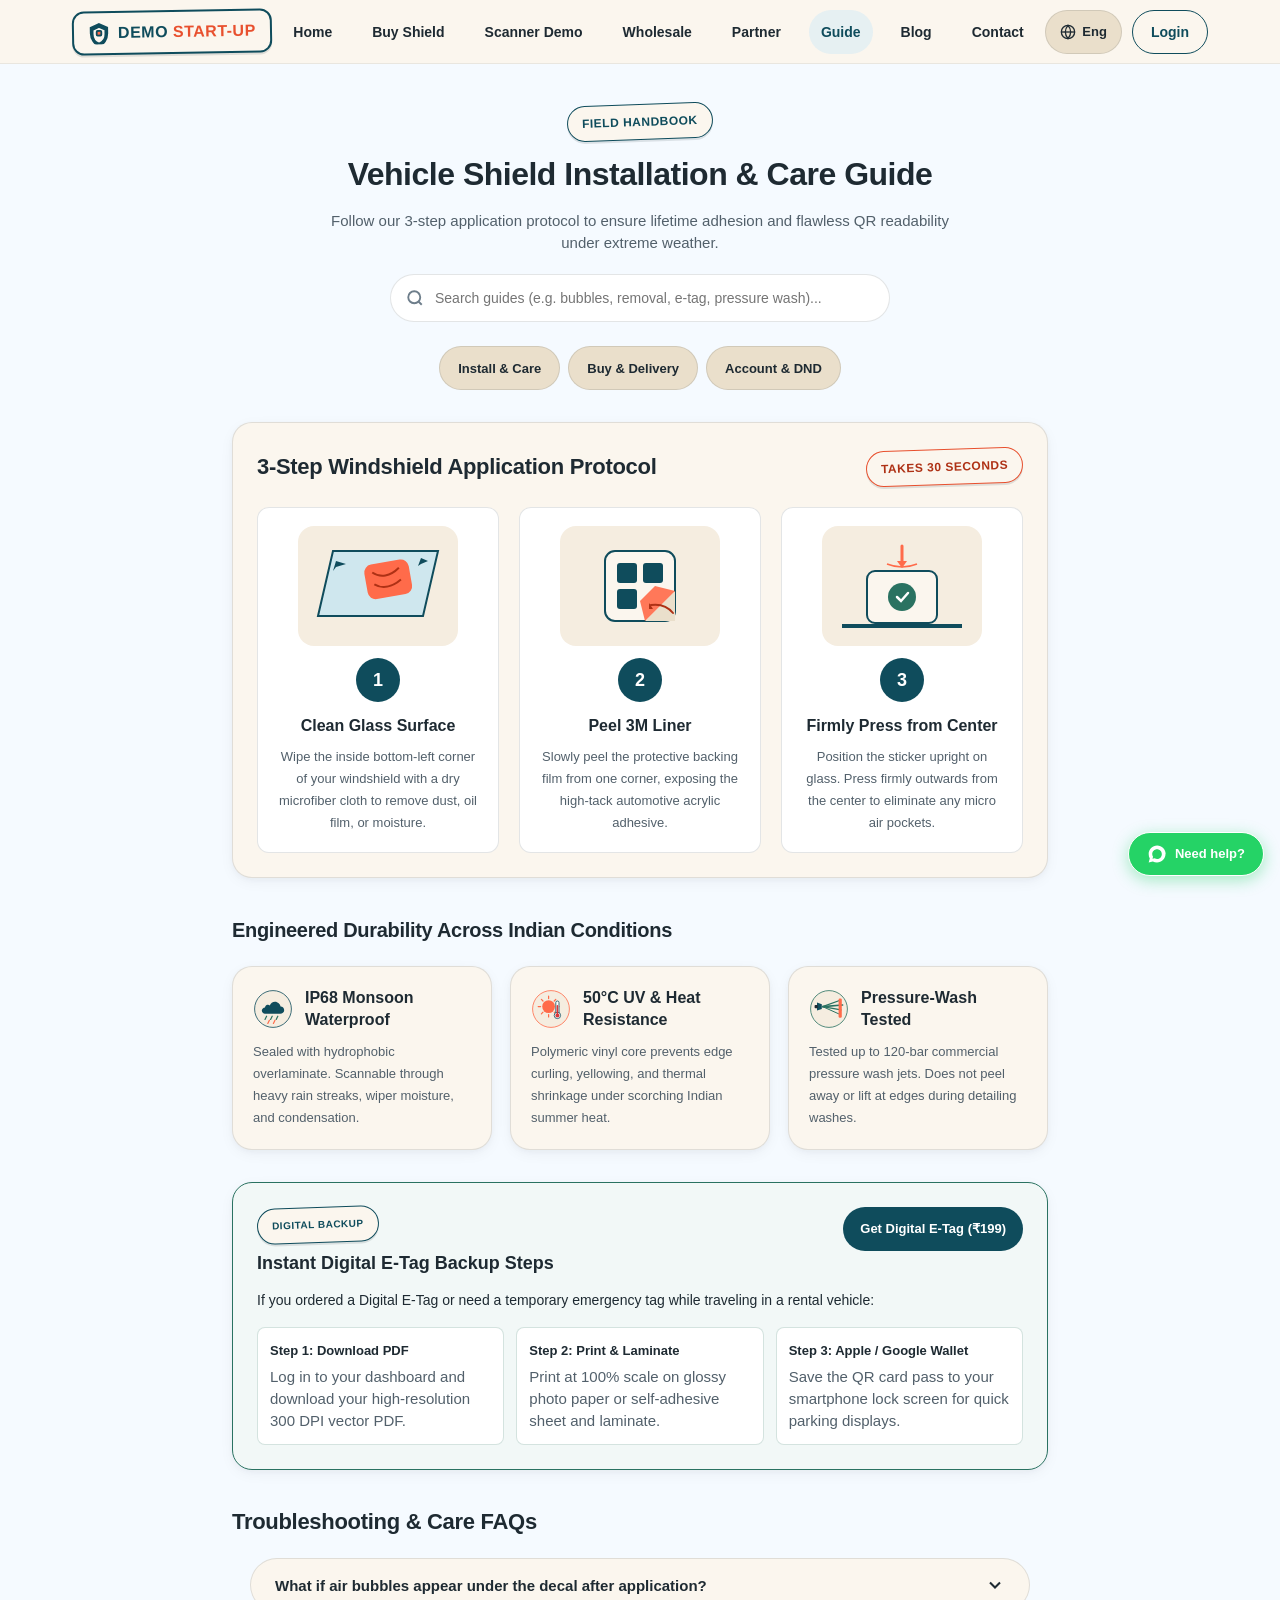
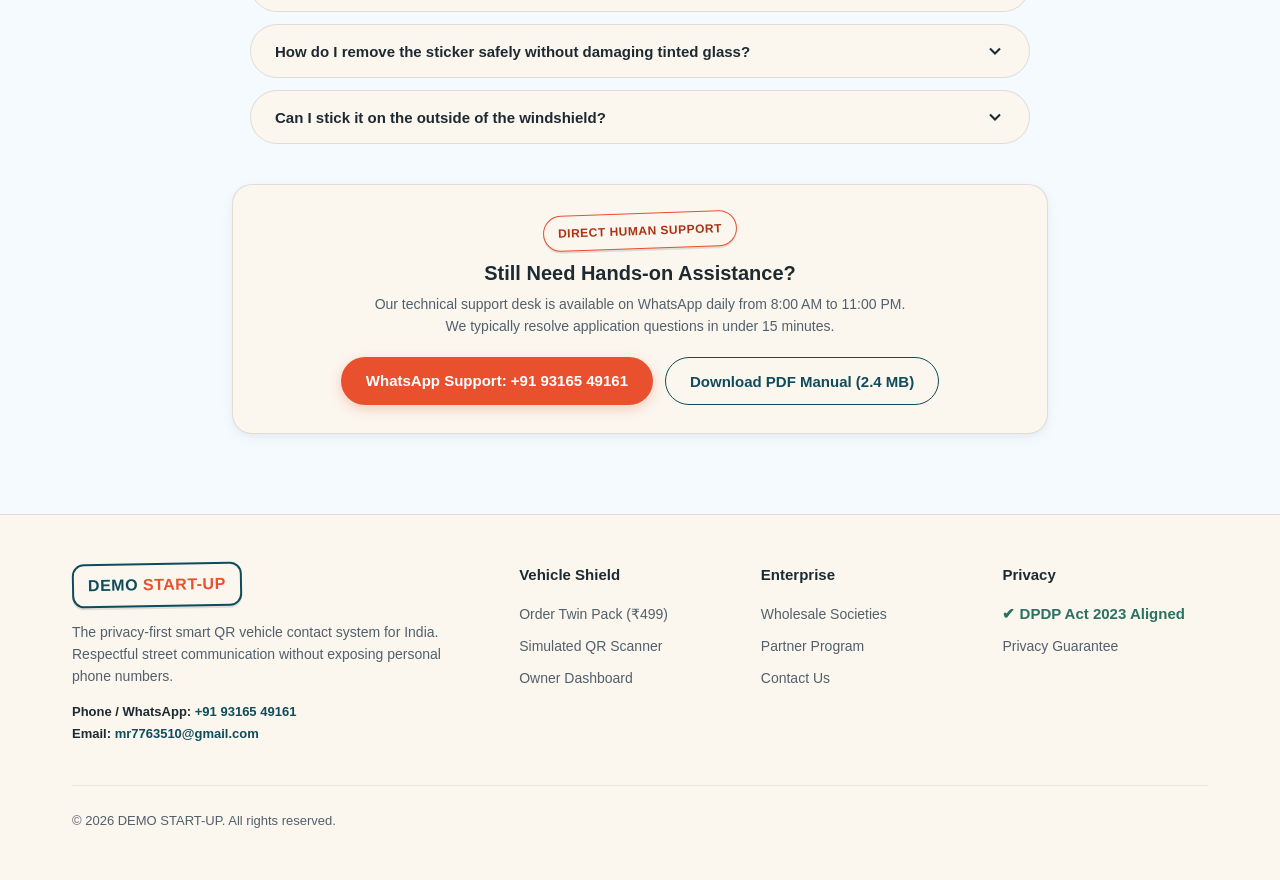
<file: guide.html>
<!DOCTYPE html>
<html lang="en">
<head>
  <meta charset="UTF-8">
  <meta name="viewport" content="width=device-width, initial-scale=1.0">
  <title>User Guide & Sticker Care • DEMO START-UP</title>
  <meta name="description" content="Step-by-step installation instructions, monsoon durability care, and digital E-Tag setup for DEMO START-UP vehicle contact shields.">
  <link rel="stylesheet" href="css/styles.css">
</head>
<body>

  <!-- Top Sticky Header -->
  <header class="site-header" id="site-header">
    <div class="container header-container">
      <a href="index.html" class="brand-logo-link" aria-label="DEMO START-UP Home">
        <div class="brand-badge">
          <svg class="shield-glyph" viewBox="0 0 24 24" fill="none" stroke="currentColor" stroke-width="2">
            <path d="M12 2L3 6v6c0 6.5 4 12 9 14 5-2 9-7.5 9-14V6l-9-4z" fill="#0F4C5C"/>
            <path d="M12 5L5 8.2v4.8c0 4.8 3 8.9 7 10.4 4-1.5 7-5.6 7-10.4V8.2L12 5z" fill="#FBF6EE"/>
            <rect x="9.5" y="9.5" width="5" height="5" fill="#FF6B4A" rx="1"/>
          </svg>
          <span class="brand-text">DEMO <span>START-UP</span></span>
        </div>
      </a>

      <!-- Desktop Nav -->
      <nav aria-label="Main Navigation">
        <ul class="nav-links">
          <li><a href="index.html" class="nav-link" data-i18n="nav_home">Home</a></li>
          <li><a href="buy.html" class="nav-link" data-i18n="nav_buy">Buy Shield</a></li>
          <li><a href="scan.html" class="nav-link" data-i18n="nav_scanner">Scanner Demo</a></li>
          <li><a href="wholesale.html" class="nav-link" data-i18n="nav_wholesale">Wholesale</a></li>
          <li><a href="partner.html" class="nav-link" data-i18n="nav_partner">Partner</a></li>
          <li><a href="guide.html" class="nav-link active" data-i18n="nav_guide">Guide</a></li>
          <li><a href="blog.html" class="nav-link" data-i18n="nav_blog">Blog</a></li>
          <li><a href="contact.html" class="nav-link" data-i18n="nav_contact">Contact</a></li>
        </ul>
      </nav>

      <!-- Header Actions -->
      <div class="header-actions">
        <button type="button" class="lang-pill-btn" id="lang-sheet-trigger" aria-label="Select Language">
          <svg width="16" height="16" viewBox="0 0 24 24" fill="none" stroke="currentColor" stroke-width="2">
            <circle cx="12" cy="12" r="10"></circle>
            <line x1="2" y1="12" x2="22" y2="12"></line>
            <path d="M12 2a15.3 15.3 0 0 1 4 10 15.3 15.3 0 0 1-4 10 15.3 15.3 0 0 1-4-10 15.3 15.3 0 0 1 4-10z"></path>
          </svg>
          <span id="current-lang-text">Eng</span>
        </button>

        <a href="login.html" class="btn btn-outline btn-sm header-login-btn" data-i18n="nav_login">Login</a>

        <button type="button" class="mobile-menu-toggle" id="mobile-menu-toggle" aria-label="Open Navigation Menu">
          <svg width="22" height="22" viewBox="0 0 24 24" fill="none" stroke="currentColor" stroke-width="2">
            <line x1="3" y1="12" x2="21" y2="12"></line>
            <line x1="3" y1="6" x2="21" y2="6"></line>
            <line x1="3" y1="18" x2="21" y2="18"></line>
          </svg>
        </button>
      </div>
    </div>
  </header>

  <!-- Mobile Slide-in Drawer -->
  <div class="mobile-nav-drawer" id="mobile-nav-drawer" role="dialog" aria-modal="true" aria-label="Mobile Navigation">
    <div class="drawer-content">
      <div class="drawer-header">
        <div class="brand-badge">
          <span class="brand-text">DEMO <span>START-UP</span></span>
        </div>
        <button type="button" id="close-drawer-btn" aria-label="Close Navigation" style="background:none; border:none; color:var(--text); font-size:22px; cursor:pointer;">&times;</button>
      </div>
      <ul class="drawer-links">
        <li><a href="index.html" class="drawer-link"><span>🏠</span> Home</a></li>
        <li><a href="buy.html" class="drawer-link"><span>🛡️</span> Buy Vehicle Shield</a></li>
        <li><a href="scan.html" class="drawer-link"><span>📱</span> Scanner Demo</a></li>
        <li><a href="dashboard.html" class="drawer-link"><span>📊</span> Owner Dashboard</a></li>
        <li><a href="wholesale.html" class="drawer-link"><span>🏢</span> Wholesale & Societies</a></li>
        <li><a href="partner.html" class="drawer-link"><span>🤝</span> Partner Program</a></li>
        <li><a href="guide.html" class="drawer-link active"><span>📖</span> User Guide & Care</a></li>
        <li><a href="blog.html" class="drawer-link"><span>✍️</span> Blog & Insights</a></li>
        <li><a href="contact.html" class="drawer-link"><span>📞</span> Contact Support</a></li>
      </ul>
      <div style="margin-top:auto; display:flex; flex-direction:column; gap:10px;">
        <a href="login.html" class="btn btn-outline btn-block">Owner Login</a>
        <a href="buy.html" class="btn btn-cta btn-block">Get Shield • ₹499</a>
      </div>
    </div>
  </div>

  <!-- Language Selection Bottom Sheet -->
  <div class="bottom-sheet-backdrop" id="lang-bottom-sheet" role="dialog" aria-modal="true" aria-label="Choose Language">
    <div class="bottom-sheet">
      <div class="sheet-handle"></div>
      <div class="sheet-header">
        <h3 style="font-size:18px;">Choose Language</h3>
        <button type="button" id="close-lang-sheet" style="font-size:20px; color:var(--text-muted); cursor:pointer;">&times;</button>
      </div>
      <div class="language-options-grid">
        <button type="button" class="lang-option-btn selected" data-lang="en">
          <div><div class="lang-title">English</div><div class="lang-sub">Default Interface</div></div>
          <span>✔</span>
        </button>
        <button type="button" class="lang-option-btn" data-lang="hi">
          <div><div class="lang-title">हिन्दी (Hindi)</div><div class="lang-sub">भारतीय भाषाओं में अलर्ट</div></div>
          <span>✔</span>
        </button>
        <button type="button" class="lang-option-btn" data-lang="gu">
          <div><div class="lang-title">ગુજરાતી (Gujarati)</div><div class="lang-sub">સ્થાનિક ભાષા સપોર્ટ</div></div>
          <span>✔</span>
        </button>
        <button type="button" class="lang-option-btn" data-lang="ta">
          <div><div class="lang-title">தமிழ் (Tamil)</div><div class="lang-sub">பிராந்திய மொழி ஆதரவு</div></div>
          <span>✔</span>
        </button>
      </div>
    </div>
  </div>

  <main style="padding: 40px 0 80px 0;">
    <div class="container" style="max-width: 880px;">
      
      <!-- Guide Title & Search -->
      <div style="text-align:center; margin-bottom: 32px;">
        <span class="sticker-badge badge-teal">Field Handbook</span>
        <h1 style="font-size: 32px; margin: 8px 0 10px 0;">Vehicle Shield Installation & Care Guide</h1>
        <p style="font-size: 15px; color: var(--text-muted); max-width:620px; margin:0 auto 20px auto;">
          Follow our 3-step application protocol to ensure lifetime adhesion and flawless QR readability under extreme weather.
        </p>

        <!-- Guide Search Bar -->
        <div style="position:relative; max-width:500px; margin:0 auto 24px auto;">
          <input type="text" id="guide-search-input" class="form-control" placeholder="Search guides (e.g. bubbles, removal, e-tag, pressure wash)..." style="padding-left:44px; border-radius:var(--radius-pill); font-size:14px;">
          <svg style="position:absolute; left:16px; top:15px; width:18px; height:18px; color:var(--text-light);" viewBox="0 0 24 24" fill="none" stroke="currentColor" stroke-width="2.5"><circle cx="11" cy="11" r="8"></circle><line x1="21" y1="21" x2="16.65" y2="16.65"></line></svg>
        </div>

        <!-- 3 TABS (Install & Care, Buy & Delivery, Account) -->
        <div style="display:flex; justify-content:center; gap:8px; flex-wrap:wrap;" role="tablist" aria-label="Handbook sections">
          <button type="button" class="guide-tab-btn btn btn-sand btn-sm active" role="tab" id="tab-install" aria-selected="true" aria-controls="panel-install" data-tab="install" style="padding:8px 18px;">Install & Care</button>
          <button type="button" class="guide-tab-btn btn btn-sand btn-sm" role="tab" id="tab-delivery" aria-selected="false" aria-controls="panel-delivery" data-tab="delivery" style="padding:8px 18px;">Buy & Delivery</button>
          <button type="button" class="guide-tab-btn btn btn-sand btn-sm" role="tab" id="tab-account" aria-selected="false" aria-controls="panel-account" data-tab="account" style="padding:8px 18px;">Account & DND</button>
        </div>
      </div>

      <!-- TAB 1 CONTENT: INSTALL & CARE -->
      <div class="guide-tab-panel" id="panel-install" role="tabpanel" aria-labelledby="tab-install">
        
        <!-- 3-STEP APPLICATION GUIDE WITH ILLUSTRATIONS -->
        <div class="card card-cream" style="margin-bottom:32px; border:1.5px solid var(--border-card);">
          <div style="display:flex; justify-content:space-between; align-items:center; margin-bottom:20px;">
            <h2 style="font-size:22px;">3-Step Windshield Application Protocol</h2>
            <span class="sticker-badge badge-coral">Takes 30 Seconds</span>
          </div>

          <div style="display:grid; grid-template-columns:repeat(auto-fit, minmax(240px, 1fr)); gap:20px;">
            <!-- Step 1 -->
            <div style="background:#fff; padding:18px; border-radius:var(--radius-md); border:1px solid var(--border-card); text-align:center;">
              <div style="height:120px; display:flex; align-items:center; justify-content:center; margin-bottom:12px;">
                <img src="assets/guide-clean.svg" alt="Step 1: Clean glass thoroughly" width="160" height="120" style="margin:0 auto;">
              </div>
              <div class="step-badge" style="margin:0 auto 10px auto;">1</div>
              <h3 style="font-size:16px; margin-bottom:6px;">Clean Glass Surface</h3>
              <p style="font-size:13px; color:var(--text-muted);">
                Wipe the inside bottom-left corner of your windshield with a dry microfiber cloth to remove dust, oil film, or moisture.
              </p>
            </div>

            <!-- Step 2 -->
            <div style="background:#fff; padding:18px; border-radius:var(--radius-md); border:1px solid var(--border-card); text-align:center;">
              <div style="height:120px; display:flex; align-items:center; justify-content:center; margin-bottom:12px;">
                <img src="assets/guide-peel.svg" alt="Step 2: Peel 3M backing liner" width="160" height="120" style="margin:0 auto;">
              </div>
              <div class="step-badge" style="margin:0 auto 10px auto;">2</div>
              <h3 style="font-size:16px; margin-bottom:6px;">Peel 3M Liner</h3>
              <p style="font-size:13px; color:var(--text-muted);">
                Slowly peel the protective backing film from one corner, exposing the high-tack automotive acrylic adhesive.
              </p>
            </div>

            <!-- Step 3 -->
            <div style="background:#fff; padding:18px; border-radius:var(--radius-md); border:1px solid var(--border-card); text-align:center;">
              <div style="height:120px; display:flex; align-items:center; justify-content:center; margin-bottom:12px;">
                <img src="assets/guide-press.svg" alt="Step 3: Firmly press onto glass" width="160" height="120" style="margin:0 auto;">
              </div>
              <div class="step-badge" style="margin:0 auto 10px auto;">3</div>
              <h3 style="font-size:16px; margin-bottom:6px;">Firmly Press from Center</h3>
              <p style="font-size:13px; color:var(--text-muted);">
                Position the sticker upright on glass. Press firmly outwards from the center to eliminate any micro air pockets.
              </p>
            </div>
          </div>
        </div>

        <!-- DURABILITY CARDS (Monsoon, UV/Heat, Pressure Wash) -->
        <h2 style="font-size:20px; margin-bottom:16px;">Engineered Durability Across Indian Conditions</h2>
        <div style="display:grid; grid-template-columns:repeat(auto-fit, minmax(240px, 1fr)); gap:18px; margin-bottom:32px;">
          <div class="card card-cream" style="padding:20px;">
            <div style="display:flex; align-items:center; gap:12px; margin-bottom:10px;">
              <img src="assets/weather-monsoon.svg" alt="Monsoon Waterproof" width="40" height="40">
              <strong style="font-size:16px; color:var(--text);">IP68 Monsoon Waterproof</strong>
            </div>
            <p style="font-size:13px; color:var(--text-muted);">
              Sealed with hydrophobic overlaminate. Scannable through heavy rain streaks, wiper moisture, and condensation.
            </p>
          </div>

          <div class="card card-cream" style="padding:20px;">
            <div style="display:flex; align-items:center; gap:12px; margin-bottom:10px;">
              <img src="assets/weather-heat.svg" alt="50C Heat Resistant" width="40" height="40">
              <strong style="font-size:16px; color:var(--text);">50°C UV & Heat Resistance</strong>
            </div>
            <p style="font-size:13px; color:var(--text-muted);">
              Polymeric vinyl core prevents edge curling, yellowing, and thermal shrinkage under scorching Indian summer heat.
            </p>
          </div>

          <div class="card card-cream" style="padding:20px;">
            <div style="display:flex; align-items:center; gap:12px; margin-bottom:10px;">
              <img src="assets/weather-pressure.svg" alt="Pressure Wash Tested" width="40" height="40">
              <strong style="font-size:16px; color:var(--text);">Pressure-Wash Tested</strong>
            </div>
            <p style="font-size:13px; color:var(--text-muted);">
              Tested up to 120-bar commercial pressure wash jets. Does not peel away or lift at edges during detailing washes.
            </p>
          </div>
        </div>

        <!-- DIGITAL E-TAG BACKUP STEPS -->
        <div class="card" style="background:#F2F8F7; border:1.5px solid var(--success); padding:24px; margin-bottom:32px;">
          <div style="display:flex; justify-content:space-between; align-items:flex-start; flex-wrap:wrap; gap:12px; margin-bottom:12px;">
            <div>
              <span class="sticker-badge badge-teal" style="font-size:10px;">Digital Backup</span>
              <h3 style="font-size:18px; margin-top:6px;">Instant Digital E-Tag Backup Steps</h3>
            </div>
            <a href="buy.html" class="btn btn-primary btn-sm">Get Digital E-Tag (₹199)</a>
          </div>
          <p style="font-size:14px; color:var(--text); margin-bottom:16px;">
            If you ordered a Digital E-Tag or need a temporary emergency tag while traveling in a rental vehicle:
          </p>
          <div style="display:grid; grid-template-columns:repeat(auto-fit, minmax(200px, 1fr)); gap:12px; font-size:13px;">
            <div style="background:#fff; padding:12px; border-radius:var(--radius-sm); border:1px solid rgba(42,114,97,0.2);">
              <strong>Step 1: Download PDF</strong>
              <p style="color:var(--text-muted); margin-top:4px;">Log in to your dashboard and download your high-resolution 300 DPI vector PDF.</p>
            </div>
            <div style="background:#fff; padding:12px; border-radius:var(--radius-sm); border:1px solid rgba(42,114,97,0.2);">
              <strong>Step 2: Print & Laminate</strong>
              <p style="color:var(--text-muted); margin-top:4px;">Print at 100% scale on glossy photo paper or self-adhesive sheet and laminate.</p>
            </div>
            <div style="background:#fff; padding:12px; border-radius:var(--radius-sm); border:1px solid rgba(42,114,97,0.2);">
              <strong>Step 3: Apple / Google Wallet</strong>
              <p style="color:var(--text-muted); margin-top:4px;">Save the QR card pass to your smartphone lock screen for quick parking displays.</p>
            </div>
          </div>
        </div>

      </div>

      <!-- TAB 2 CONTENT: BUY & DELIVERY -->
      <div class="guide-tab-panel" id="panel-delivery" role="tabpanel" aria-labelledby="tab-delivery" style="display:none;">
        <div class="card card-cream" style="margin-bottom:32px;">
          <h2 style="font-size:20px; margin-bottom:12px;">Ordering & Delivery Timeline</h2>
          <p style="font-size:14px; color:var(--text-muted); margin-bottom:20px;">
            We ship to every registered pincode in India via India Post SpeedPost and express air couriers (BlueDart / Delhivery).
          </p>
          <ul style="list-style:none; display:flex; flex-direction:column; gap:12px; font-size:14px;">
            <li style="padding:12px; background:#fff; border-radius:var(--radius-md); border:1px solid var(--border-card);">
              <strong>Metro Cities (Mumbai, Delhi-NCR, Bengaluru, Pune, Hyderabad, Chennai):</strong> Delivered in 2 to 3 business days.
            </li>
            <li style="padding:12px; background:#fff; border-radius:var(--radius-md); border:1px solid var(--border-card);">
              <strong>Tier-2 & Tier-3 Towns:</strong> Delivered in 4 to 6 business days with live SMS tracking.
            </li>
            <li style="padding:12px; background:#fff; border-radius:var(--radius-md); border:1px solid var(--border-card);">
              <strong>Free Shipping:</strong> All physical Twin Packs (₹499) include 100% free doorstep delivery with zero COD surcharges.
            </li>
          </ul>
        </div>
      </div>

      <!-- TAB 3 CONTENT: ACCOUNT & DND -->
      <div class="guide-tab-panel" id="panel-account" role="tabpanel" aria-labelledby="tab-account" style="display:none;">
        <div class="card card-cream" style="margin-bottom:32px;">
          <h2 style="font-size:20px; margin-bottom:12px;">Account Controls & Night DND Mode</h2>
          <p style="font-size:14px; color:var(--text-muted); margin-bottom:20px;">
            You have full control over when and how strangers can reach you.
          </p>
          <div style="display:flex; flex-direction:column; gap:12px; font-size:14px;">
            <div style="background:#fff; padding:14px; border-radius:var(--radius-md); border:1px solid var(--border-card);">
              <strong>Night DND Hours (11:00 PM – 7:00 AM):</strong>
              <p style="color:var(--text-muted); font-size:13px; margin-top:4px;">
                Enable Night DND inside your Dashboard. Routine blocking alerts will be silently queued on WhatsApp without ringing your phone. Only verified Critical Emergency SOS calls will bypass.
              </p>
            </div>
            <div style="background:#fff; padding:14px; border-radius:var(--radius-md); border:1px solid var(--border-card);">
              <strong>Updating Emergency SOS Contacts:</strong>
              <p style="color:var(--text-muted); font-size:13px; margin-top:4px;">
                You can configure up to 3 emergency numbers (spouse, sibling, doctor) and edit your paramedic blood group at any time. Changes sync instantly across the cloud relay.
              </p>
            </div>
          </div>
        </div>
      </div>

      <!-- TROUBLESHOOTING FAQ ACCORDIONS -->
      <h2 style="font-size:22px; margin-bottom:16px;">Troubleshooting & Care FAQs</h2>
      <div class="faq-accordion-list" style="margin-bottom:40px;">
        <div class="faq-item">
          <button type="button" class="faq-trigger" aria-expanded="false">
            <span>What if air bubbles appear under the decal after application?</span>
            <svg class="faq-icon-chevron" viewBox="0 0 24 24" fill="none" stroke="currentColor" stroke-width="2.5"><polyline points="6 9 12 15 18 9"></polyline></svg>
          </button>
          <div class="faq-content">
            <p>Our vinyl features micro-channel release technology. Simply wrap a plastic ID card or ATM card with a soft tissue and firmly smooth the bubble outwards toward the nearest edge.</p>
          </div>
        </div>

        <div class="faq-item">
          <button type="button" class="faq-trigger" aria-expanded="false">
            <span>How do I remove the sticker safely without damaging tinted glass?</span>
            <svg class="faq-icon-chevron" viewBox="0 0 24 24" fill="none" stroke="currentColor" stroke-width="2.5"><polyline points="6 9 12 15 18 9"></polyline></svg>
          </button>
          <div class="faq-content">
            <p>Warm the corner gently with a hairdryer or park in direct sun for 10 minutes. Lift one corner and peel smoothly at a 45-degree angle. Clean any residue with rubbing alcohol or soapy water.</p>
          </div>
        </div>

        <div class="faq-item">
          <button type="button" class="faq-trigger" aria-expanded="false">
            <span>Can I stick it on the outside of the windshield?</span>
            <svg class="faq-icon-chevron" viewBox="0 0 24 24" fill="none" stroke="currentColor" stroke-width="2.5"><polyline points="6 9 12 15 18 9"></polyline></svg>
          </button>
          <div class="faq-content">
            <p>We recommend affixing it on the <strong>inside</strong> of the glass facing outwards for maximum longevity against wiper blades, tree sap, and road dust.</p>
          </div>
        </div>
      </div>

      <!-- STILL NEED HANDS-ON ASSISTANCE? CARD -->
      <div class="card card-cream" style="border:1.5px solid var(--border-card); padding:28px; text-align:center;">
        <span class="sticker-badge badge-coral">Direct Human Support</span>
        <h3 style="font-size:20px; margin:10px 0 6px 0;">Still Need Hands-on Assistance?</h3>
        <p style="font-size:14px; color:var(--text-muted); max-width:540px; margin:0 auto 20px auto;">
          Our technical support desk is available on WhatsApp daily from 8:00 AM to 11:00 PM. We typically resolve application questions in under 15 minutes.
        </p>
        <div style="display:flex; justify-content:center; gap:12px; flex-wrap:wrap;">
          <a href="https://wa.me/919316549161" class="btn btn-cta" target="_blank" rel="noopener">
            WhatsApp Support: +91 93165 49161
          </a>
          <button type="button" id="btn-download-pdf-manual" class="btn btn-outline">
            Download PDF Manual (2.4 MB)
          </button>
        </div>
      </div>

    </div>
  </main>

  <!-- Global Footer -->
  <footer class="site-footer" id="site-footer">
    <div class="container">
      <div class="footer-grid">
        <div class="footer-brand-col">
          <div class="brand-badge" style="align-self:flex-start;">
            <span class="brand-text">DEMO <span>START-UP</span></span>
          </div>
          <p>The privacy-first smart QR vehicle contact system for India. Respectful street communication without exposing personal phone numbers.</p>
          <div style="font-size:13px; color:var(--text); font-weight:700;">
            Phone / WhatsApp: <a href="tel:+919316549161">+91 93165 49161</a><br>
            Email: <a href="mailto:mr7763510@gmail.com">mr7763510@gmail.com</a>
          </div>
        </div>

        <div class="footer-nav-col">
          <h4>Vehicle Shield</h4>
          <ul class="footer-links-list">
            <li><a href="buy.html">Order Twin Pack (₹499)</a></li>
            <li><a href="scan.html">Simulated QR Scanner</a></li>
            <li><a href="dashboard.html">Owner Dashboard</a></li>
          </ul>
        </div>

        <div class="footer-nav-col">
          <h4>Enterprise</h4>
          <ul class="footer-links-list">
            <li><a href="wholesale.html">Wholesale Societies</a></li>
            <li><a href="partner.html">Partner Program</a></li>
            <li><a href="contact.html">Contact Us</a></li>
          </ul>
        </div>

        <div class="footer-nav-col">
          <h4>Privacy</h4>
          <ul class="footer-links-list">
            <li><span class="status-check">✔ DPDP Act 2023 Aligned</span></li>
            <li><a href="guide.html">Privacy Guarantee</a></li>
          </ul>
        </div>
      </div>

      <div class="footer-bottom">
        <div>&copy; 2026 DEMO START-UP. All rights reserved.</div>
      </div>
    </div>
  </footer>

  <!-- Floating WhatsApp Chip -->
  <a href="https://wa.me/919316549161" class="floating-whatsapp-chip" target="_blank" rel="noopener noreferrer" aria-label="Chat with Support on WhatsApp">
    <svg viewBox="0 0 24 24"><path d="M12.031 6.172c-3.181 0-5.767 2.586-5.768 5.766-.001 1.298.38 2.27 1.019 3.287l-.711 2.598 2.664-.698c.969.581 1.761.819 2.796.819 3.18 0 5.767-2.587 5.767-5.766.001-3.182-2.585-5.766-5.767-5.766zm10.17 5.766c0 5.631-4.57 10.201-10.201 10.201-1.787 0-3.483-.464-4.965-1.278l-5.035 1.319 1.344-4.912c-.89-1.533-1.344-3.287-1.344-5.33 0-5.631 4.57-10.201 10.201-10.201 5.631 0 10.2 4.57 10.2 10.201z"/></svg>
    <span data-i18n="need_help">Need help?</span>
  </a>

  <!-- Mobile Bottom Tab Bar -->
  <nav class="mobile-tab-bar" aria-label="Mobile Bottom Bar">
    <a href="partner.html" class="mobile-tab-item">
      <svg viewBox="0 0 24 24" fill="none" stroke="currentColor" stroke-width="2"><path d="M17 21v-2a4 4 0 0 0-4-4H5a4 4 0 0 0-4 4v2"></path><circle cx="9" cy="7" r="4"></circle><path d="M23 21v-2a4 4 0 0 0-3-3.87"></path><path d="M16 3.13a4 4 0 0 1 0 7.75"></path></svg>
      <span>Partner</span>
    </a>
    <a href="wholesale.html" class="mobile-tab-item">
      <svg viewBox="0 0 24 24" fill="none" stroke="currentColor" stroke-width="2"><rect x="2" y="7" width="20" height="14" rx="2" ry="2"></rect><path d="M16 21V5a2 2 0 0 0-2-2h-4a2 2 0 0 0-2 2v16"></path></svg>
      <span>Wholesale</span>
    </a>
    <a href="blog.html" class="mobile-tab-item">
      <svg viewBox="0 0 24 24" fill="none" stroke="currentColor" stroke-width="2"><path d="M4 19.5A2.5 2.5 0 0 1 6.5 17H20"></path><path d="M6.5 2H20v20H6.5A2.5 2.5 0 0 1 4 19.5v-15A2.5 2.5 0 0 1 6.5 2z"></path></svg>
      <span>Stories</span>
    </a>
    <a href="buy.html" class="mobile-tab-item">
      <svg viewBox="0 0 24 24" fill="none" stroke="currentColor" stroke-width="2"><circle cx="9" cy="21" r="1"></circle><circle cx="20" cy="21" r="1"></circle><path d="M1 1h4l2.68 13.39a2 2 0 0 0 2 1.61h9.72a2 2 0 0 0 2-1.61L23 6H6"></path></svg>
      <span>Orders</span>
    </a>
    <a href="dashboard.html" class="mobile-tab-item">
      <svg viewBox="0 0 24 24" fill="none" stroke="currentColor" stroke-width="2"><rect x="3" y="3" width="7" height="7"></rect><rect x="14" y="3" width="7" height="7"></rect><rect x="14" y="14" width="7" height="7"></rect><rect x="3" y="14" width="7" height="7"></rect></svg>
      <span>Dashboard</span>
    </a>
  </nav>

  <!-- Scripts -->
  <script src="js/main.js"></script>
  <script>
    document.addEventListener('DOMContentLoaded', () => {
      // Guide Tabs Switching
      const tabBtns = document.querySelectorAll('.guide-tab-btn');
      const panels = {
        install: document.getElementById('panel-install'),
        delivery: document.getElementById('panel-delivery'),
        account: document.getElementById('panel-account')
      };

      tabBtns.forEach(btn => {
        btn.addEventListener('click', () => {
          tabBtns.forEach(b => {
            b.classList.remove('active');
            b.setAttribute('aria-selected', 'false');
          });
          btn.classList.add('active');
          btn.setAttribute('aria-selected', 'true');
          const tab = btn.getAttribute('data-tab');

          Object.keys(panels).forEach(key => {
            if (panels[key]) {
              panels[key].style.display = (key === tab) ? 'block' : 'none';
            }
          });
        });
      });

      // Search Filtering within Guide
      const guideSearch = document.getElementById('guide-search-input');
      if (guideSearch) {
        guideSearch.addEventListener('input', () => {
          const query = guideSearch.value.toLowerCase().trim();
          document.querySelectorAll('.faq-item').forEach(item => {
            const text = item.textContent.toLowerCase();
            item.style.display = (!query || text.includes(query)) ? '' : 'none';
          });
        });
      }

      // Download PDF Manual Simulation
      const pdfBtn = document.getElementById('btn-download-pdf-manual');
      if (pdfBtn) {
        pdfBtn.addEventListener('click', () => {
          window.showToast('Generating official DEMO START-UP User Manual PDF...', 'info');
          setTimeout(() => {
            window.print();
          }, 600);
        });
      }
    });
  </script>
</body>
</html>
</file>
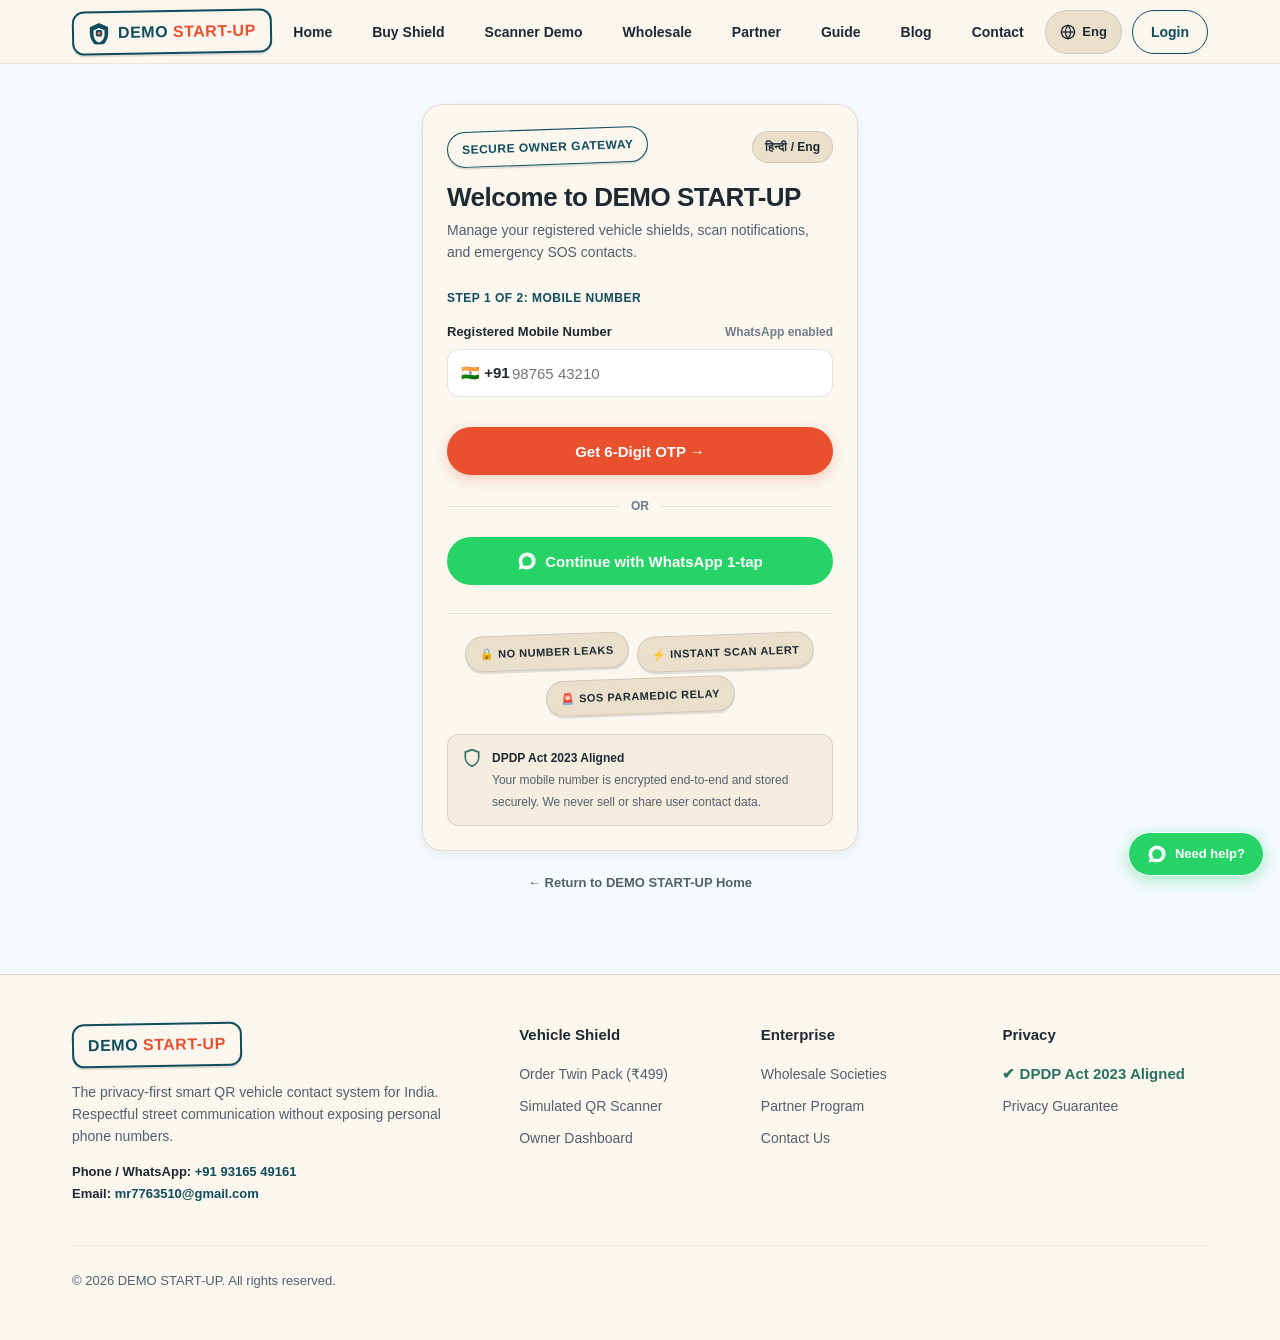
<file: login.html>
<!DOCTYPE html>
<html lang="en">
<head>
  <meta charset="UTF-8">
  <meta name="viewport" content="width=device-width, initial-scale=1.0">
  <title>Login & Vehicle Access • DEMO START-UP</title>
  <meta name="description" content="Securely access your DEMO START-UP vehicle shield dashboard with 2-step OTP or WhatsApp 1-tap login. DPDP Act 2023 aligned.">
  <link rel="stylesheet" href="css/styles.css">
</head>
<body>

  <!-- Top Sticky Header -->
  <header class="site-header" id="site-header">
    <div class="container header-container">
      <a href="index.html" class="brand-logo-link" aria-label="DEMO START-UP Home">
        <div class="brand-badge">
          <svg class="shield-glyph" viewBox="0 0 24 24" fill="none" stroke="currentColor" stroke-width="2">
            <path d="M12 2L3 6v6c0 6.5 4 12 9 14 5-2 9-7.5 9-14V6l-9-4z" fill="#0F4C5C"/>
            <path d="M12 5L5 8.2v4.8c0 4.8 3 8.9 7 10.4 4-1.5 7-5.6 7-10.4V8.2L12 5z" fill="#FBF6EE"/>
            <rect x="9.5" y="9.5" width="5" height="5" fill="#FF6B4A" rx="1"/>
          </svg>
          <span class="brand-text">DEMO <span>START-UP</span></span>
        </div>
      </a>

      <!-- Desktop Nav -->
      <nav aria-label="Main Navigation">
        <ul class="nav-links">
          <li><a href="index.html" class="nav-link" data-i18n="nav_home">Home</a></li>
          <li><a href="buy.html" class="nav-link" data-i18n="nav_buy">Buy Shield</a></li>
          <li><a href="scan.html" class="nav-link" data-i18n="nav_scanner">Scanner Demo</a></li>
          <li><a href="wholesale.html" class="nav-link" data-i18n="nav_wholesale">Wholesale</a></li>
          <li><a href="partner.html" class="nav-link" data-i18n="nav_partner">Partner</a></li>
          <li><a href="guide.html" class="nav-link" data-i18n="nav_guide">Guide</a></li>
          <li><a href="blog.html" class="nav-link" data-i18n="nav_blog">Blog</a></li>
          <li><a href="contact.html" class="nav-link" data-i18n="nav_contact">Contact</a></li>
        </ul>
      </nav>

      <!-- Header Actions -->
      <div class="header-actions">
        <button type="button" class="lang-pill-btn" id="lang-sheet-trigger" aria-label="Select Language">
          <svg width="16" height="16" viewBox="0 0 24 24" fill="none" stroke="currentColor" stroke-width="2">
            <circle cx="12" cy="12" r="10"></circle>
            <line x1="2" y1="12" x2="22" y2="12"></line>
            <path d="M12 2a15.3 15.3 0 0 1 4 10 15.3 15.3 0 0 1-4 10 15.3 15.3 0 0 1-4-10 15.3 15.3 0 0 1 4-10z"></path>
          </svg>
          <span id="current-lang-text">Eng</span>
        </button>

        <a href="login.html" class="btn btn-outline btn-sm header-login-btn active" data-i18n="nav_login">Login</a>

        <button type="button" class="mobile-menu-toggle" id="mobile-menu-toggle" aria-label="Open Navigation Menu">
          <svg width="22" height="22" viewBox="0 0 24 24" fill="none" stroke="currentColor" stroke-width="2">
            <line x1="3" y1="12" x2="21" y2="12"></line>
            <line x1="3" y1="6" x2="21" y2="6"></line>
            <line x1="3" y1="18" x2="21" y2="18"></line>
          </svg>
        </button>
      </div>
    </div>
  </header>

  <!-- Mobile Slide-in Drawer -->
  <div class="mobile-nav-drawer" id="mobile-nav-drawer" role="dialog" aria-modal="true" aria-label="Mobile Navigation">
    <div class="drawer-content">
      <div class="drawer-header">
        <div class="brand-badge">
          <span class="brand-text">DEMO <span>START-UP</span></span>
        </div>
        <button type="button" id="close-drawer-btn" aria-label="Close Navigation" style="background:none; border:none; color:var(--text); font-size:22px; cursor:pointer;">&times;</button>
      </div>
      <ul class="drawer-links">
        <li><a href="index.html" class="drawer-link"><span>🏠</span> Home</a></li>
        <li><a href="buy.html" class="drawer-link"><span>🛡️</span> Buy Vehicle Shield</a></li>
        <li><a href="scan.html" class="drawer-link"><span>📱</span> Scanner Demo</a></li>
        <li><a href="dashboard.html" class="drawer-link"><span>📊</span> Owner Dashboard</a></li>
        <li><a href="wholesale.html" class="drawer-link"><span>🏢</span> Wholesale & Societies</a></li>
        <li><a href="partner.html" class="drawer-link"><span>🤝</span> Partner Program</a></li>
        <li><a href="guide.html" class="drawer-link"><span>📖</span> User Guide & Care</a></li>
        <li><a href="blog.html" class="drawer-link"><span>✍️</span> Blog & Insights</a></li>
        <li><a href="contact.html" class="drawer-link"><span>📞</span> Contact Support</a></li>
      </ul>
      <div style="margin-top:auto; display:flex; flex-direction:column; gap:10px;">
        <a href="login.html" class="btn btn-outline btn-block active">Owner Login</a>
        <a href="buy.html" class="btn btn-cta btn-block">Get Shield • ₹499</a>
      </div>
    </div>
  </div>

  <!-- Language Selection Bottom Sheet -->
  <div class="bottom-sheet-backdrop" id="lang-bottom-sheet" role="dialog" aria-modal="true" aria-label="Choose Language">
    <div class="bottom-sheet">
      <div class="sheet-handle"></div>
      <div class="sheet-header">
        <h3 style="font-size:18px;">Choose Language</h3>
        <button type="button" id="close-lang-sheet" style="font-size:20px; color:var(--text-muted); cursor:pointer;">&times;</button>
      </div>
      <div class="language-options-grid">
        <button type="button" class="lang-option-btn selected" data-lang="en">
          <div>
            <div class="lang-title">English</div>
            <div class="lang-sub">Default Interface</div>
          </div>
          <span>✔</span>
        </button>
        <button type="button" class="lang-option-btn" data-lang="hi">
          <div>
            <div class="lang-title">हिन्दी (Hindi)</div>
            <div class="lang-sub">भारतीय भाषाओं में अलर्ट</div>
          </div>
          <span>✔</span>
        </button>
        <button type="button" class="lang-option-btn" data-lang="gu">
          <div>
            <div class="lang-title">ગુજરાતી (Gujarati)</div>
            <div class="lang-sub">સ્થાનિક ભાષા સપોર્ટ</div>
          </div>
          <span>✔</span>
        </button>
        <button type="button" class="lang-option-btn" data-lang="ta">
          <div>
            <div class="lang-title">தமிழ் (Tamil)</div>
            <div class="lang-sub">பிராந்திய மொழி ஆதரவு</div>
          </div>
          <span>✔</span>
        </button>
      </div>
    </div>
  </div>

  <main style="padding: 40px 0 80px 0; min-height: calc(100vh - 200px); display:flex; align-items:center;">
    <div class="container" style="max-width: 500px;">
      
      <!-- Login Card -->
      <div class="card card-cream" style="box-shadow:var(--shadow-card); border:1.5px solid var(--border-card); position:relative;">
        
        <!-- Header inside Card -->
        <div style="display:flex; justify-content:space-between; align-items:center; margin-bottom:16px;">
          <span class="sticker-badge badge-teal">Secure Owner Gateway</span>
          <button type="button" id="login-lang-toggle" class="btn btn-sand btn-sm" style="padding:4px 12px; font-size:12px; min-height:32px;">
            हिन्दी / Eng
          </button>
        </div>

        <h1 style="font-size: 26px; line-height: 32px; margin-bottom: 6px;">
          Welcome to DEMO START-UP
        </h1>
        <p style="font-size: 14px; margin-bottom: 24px; color: var(--text-muted);">
          Manage your registered vehicle shields, scan notifications, and emergency SOS contacts.
        </p>

        <!-- STEP 1: Mobile Number Input -->
        <div id="login-step-1">
          <div style="display:flex; align-items:center; justify-content:space-between; margin-bottom:12px;">
            <span style="font-size:12px; font-weight:700; text-transform:uppercase; color:var(--primary); letter-spacing:0.5px;">Step 1 of 2: Mobile Number</span>
          </div>

          <div class="form-group">
            <label for="login-phone" class="form-label">
              <span>Registered Mobile Number</span>
              <span class="form-hint">WhatsApp enabled</span>
            </label>
            <div class="phone-input-group">
              <span class="phone-prefix">🇮🇳 +91</span>
              <input type="tel" id="login-phone" class="form-control" placeholder="98765 43210" maxlength="10" autocomplete="tel-national">
              <div class="input-check-icon" id="phone-valid-check">
                <svg width="20" height="20" viewBox="0 0 24 24" fill="none" stroke="#2A7261" stroke-width="3"><polyline points="20 6 9 17 4 12"></polyline></svg>
              </div>
            </div>
            <span class="form-error-msg" id="phone-error">Please enter a valid 10-digit number.</span>
          </div>

          <button type="button" id="btn-get-otp" class="btn btn-cta btn-block" style="margin-top:12px;" disabled>
            Get 6-Digit OTP &rarr;
          </button>

          <div style="display:flex; align-items:center; gap:12px; margin: 20px 0;">
            <hr style="flex:1; border:none; border-top:1px solid var(--border-card);">
            <span style="font-size:12px; color:var(--text-light); text-transform:uppercase; font-weight:700;">OR</span>
            <hr style="flex:1; border:none; border-top:1px solid var(--border-card);">
          </div>

          <!-- WhatsApp 1-Tap Login -->
          <button type="button" id="btn-whatsapp-login" class="btn btn-block" style="background-color:#25D366; color:#FFFFFF;">
            <svg width="20" height="20" viewBox="0 0 24 24" fill="currentColor"><path d="M12.031 6.172c-3.181 0-5.767 2.586-5.768 5.766-.001 1.298.38 2.27 1.019 3.287l-.711 2.598 2.664-.698c.969.581 1.761.819 2.796.819 3.18 0 5.767-2.587 5.767-5.766.001-3.182-2.585-5.766-5.767-5.766zm10.17 5.766c0 5.631-4.57 10.201-10.201 10.201-1.787 0-3.483-.464-4.965-1.278l-5.035 1.319 1.344-4.912c-.89-1.533-1.344-3.287-1.344-5.33 0-5.631 4.57-10.201 10.201-10.201 5.631 0 10.2 4.57 10.2 10.201z"/></svg>
            Continue with WhatsApp 1-tap
          </button>
        </div>

        <!-- STEP 2: 6-Digit OTP Input -->
        <div id="login-step-2" style="display:none;">
          <div style="display:flex; align-items:center; justify-content:space-between; margin-bottom:12px;">
            <span style="font-size:12px; font-weight:700; text-transform:uppercase; color:var(--primary); letter-spacing:0.5px;">Step 2 of 2: Enter Verification Code</span>
            <span class="sticker-badge badge-coral" style="padding:2px 8px; font-size:10px;">Valid 10 min</span>
          </div>

          <div style="display:flex; align-items:center; justify-content:space-between; background:var(--bg-sand); padding:8px 14px; border-radius:var(--radius-md); margin-bottom:16px;">
            <span id="display-user-phone" style="font-weight:700; font-size:14px; color:var(--text);">+91 98765 43210</span>
            <button type="button" id="btn-edit-phone" style="font-size:12px; color:var(--primary); font-weight:700; min-height:auto; min-width:auto;">Edit Number</button>
          </div>

          <p style="font-size:13px; text-align:center; color:var(--text-muted);">
            Enter the 6-digit code sent to your WhatsApp & SMS:
          </p>

          <!-- 6-box OTP container -->
          <div class="otp-container">
            <input type="text" class="otp-box" id="otp-1" maxlength="1" inputmode="numeric" pattern="[0-9]*" aria-label="Digit 1">
            <input type="text" class="otp-box" id="otp-2" maxlength="1" inputmode="numeric" pattern="[0-9]*" aria-label="Digit 2">
            <input type="text" class="otp-box" id="otp-3" maxlength="1" inputmode="numeric" pattern="[0-9]*" aria-label="Digit 3">
            <input type="text" class="otp-box" id="otp-4" maxlength="1" inputmode="numeric" pattern="[0-9]*" aria-label="Digit 4">
            <input type="text" class="otp-box" id="otp-5" maxlength="1" inputmode="numeric" pattern="[0-9]*" aria-label="Digit 5">
            <input type="text" class="otp-box" id="otp-6" maxlength="1" inputmode="numeric" pattern="[0-9]*" aria-label="Digit 6">
          </div>

          <div style="display:flex; justify-content:space-between; align-items:center; margin-bottom:20px; font-size:13px;">
            <span style="color:var(--text-muted);">Resend code in: <strong id="resend-timer" style="color:var(--primary);">00:59</strong></span>
            <button type="button" id="btn-resend-otp" style="font-weight:700; color:var(--primary); font-size:13px; min-height:auto; min-width:auto;" disabled>Resend OTP</button>
          </div>

          <button type="button" id="btn-verify-otp" class="btn btn-cta btn-block" disabled>
            Verify & Access Dashboard &rarr;
          </button>
        </div>

        <!-- Trust Chips -->
        <div style="margin-top:28px; padding-top:20px; border-top:1px solid var(--border-card); display:flex; flex-wrap:wrap; gap:8px; justify-content:center;">
          <span class="sticker-badge badge-sand" style="font-size:11px;">🔒 No Number Leaks</span>
          <span class="sticker-badge badge-sand" style="font-size:11px;">⚡ Instant Scan Alert</span>
          <span class="sticker-badge badge-sand" style="font-size:11px;">🚨 SOS Paramedic Relay</span>
        </div>

        <!-- DPDP Act Compliance Card -->
        <div style="margin-top:20px; background-color:var(--bg-ivory); border:1px solid var(--border-card); border-radius:var(--radius-md); padding:12px 14px; font-size:12px; color:var(--text-muted); display:flex; align-items:flex-start; gap:10px;">
          <svg width="20" height="20" viewBox="0 0 24 24" fill="none" stroke="#2A7261" stroke-width="2" style="min-width:20px; margin-top:1px;"><path d="M12 22s8-4 8-10V5l-8-3-8 3v7c0 6 8 10 8 10z"></path></svg>
          <div>
            <strong style="color:var(--text);">DPDP Act 2023 Aligned</strong><br>
            Your mobile number is encrypted end-to-end and stored securely. We never sell or share user contact data.
          </div>
        </div>

      </div>

      <!-- Quick back link -->
      <div style="text-align:center; margin-top:20px;">
        <a href="index.html" style="font-size:13px; font-weight:700; color:var(--text-muted);">&larr; Return to DEMO START-UP Home</a>
      </div>

    </div>
  </main>

  <!-- Global Footer -->
  <footer class="site-footer" id="site-footer">
    <div class="container">
      <div class="footer-grid">
        <div class="footer-brand-col">
          <div class="brand-badge" style="align-self:flex-start;">
            <span class="brand-text">DEMO <span>START-UP</span></span>
          </div>
          <p>The privacy-first smart QR vehicle contact system for India. Respectful street communication without exposing personal phone numbers.</p>
          <div style="font-size:13px; color:var(--text); font-weight:700;">
            Phone / WhatsApp: <a href="tel:+919316549161">+91 93165 49161</a><br>
            Email: <a href="mailto:mr7763510@gmail.com">mr7763510@gmail.com</a>
          </div>
        </div>

        <div class="footer-nav-col">
          <h4>Vehicle Shield</h4>
          <ul class="footer-links-list">
            <li><a href="buy.html">Order Twin Pack (₹499)</a></li>
            <li><a href="scan.html">Simulated QR Scanner</a></li>
            <li><a href="dashboard.html">Owner Dashboard</a></li>
          </ul>
        </div>

        <div class="footer-nav-col">
          <h4>Enterprise</h4>
          <ul class="footer-links-list">
            <li><a href="wholesale.html">Wholesale Societies</a></li>
            <li><a href="partner.html">Partner Program</a></li>
            <li><a href="contact.html">Contact Us</a></li>
          </ul>
        </div>

        <div class="footer-nav-col">
          <h4>Privacy</h4>
          <ul class="footer-links-list">
            <li><span class="status-check">✔ DPDP Act 2023 Aligned</span></li>
            <li><a href="guide.html">Privacy Guarantee</a></li>
          </ul>
        </div>
      </div>

      <div class="footer-bottom">
        <div>&copy; 2026 DEMO START-UP. All rights reserved.</div>
      </div>
    </div>
  </footer>

  <!-- Floating WhatsApp Chip -->
  <a href="https://wa.me/919316549161" class="floating-whatsapp-chip" target="_blank" rel="noopener noreferrer" aria-label="Chat with Support on WhatsApp">
    <svg viewBox="0 0 24 24"><path d="M12.031 6.172c-3.181 0-5.767 2.586-5.768 5.766-.001 1.298.38 2.27 1.019 3.287l-.711 2.598 2.664-.698c.969.581 1.761.819 2.796.819 3.18 0 5.767-2.587 5.767-5.766.001-3.182-2.585-5.766-5.767-5.766zm10.17 5.766c0 5.631-4.57 10.201-10.201 10.201-1.787 0-3.483-.464-4.965-1.278l-5.035 1.319 1.344-4.912c-.89-1.533-1.344-3.287-1.344-5.33 0-5.631 4.57-10.201 10.201-10.201 5.631 0 10.2 4.57 10.2 10.201z"/></svg>
    <span data-i18n="need_help">Need help?</span>
  </a>

  <!-- Mobile Bottom Tab Bar -->
  <nav class="mobile-tab-bar" aria-label="Mobile Bottom Bar">
    <a href="partner.html" class="mobile-tab-item">
      <svg viewBox="0 0 24 24" fill="none" stroke="currentColor" stroke-width="2"><path d="M17 21v-2a4 4 0 0 0-4-4H5a4 4 0 0 0-4 4v2"></path><circle cx="9" cy="7" r="4"></circle><path d="M23 21v-2a4 4 0 0 0-3-3.87"></path><path d="M16 3.13a4 4 0 0 1 0 7.75"></path></svg>
      <span>Partner</span>
    </a>
    <a href="wholesale.html" class="mobile-tab-item">
      <svg viewBox="0 0 24 24" fill="none" stroke="currentColor" stroke-width="2"><rect x="2" y="7" width="20" height="14" rx="2" ry="2"></rect><path d="M16 21V5a2 2 0 0 0-2-2h-4a2 2 0 0 0-2 2v16"></path></svg>
      <span>Wholesale</span>
    </a>
    <a href="blog.html" class="mobile-tab-item">
      <svg viewBox="0 0 24 24" fill="none" stroke="currentColor" stroke-width="2"><path d="M4 19.5A2.5 2.5 0 0 1 6.5 17H20"></path><path d="M6.5 2H20v20H6.5A2.5 2.5 0 0 1 4 19.5v-15A2.5 2.5 0 0 1 6.5 2z"></path></svg>
      <span>Stories</span>
    </a>
    <a href="buy.html" class="mobile-tab-item">
      <svg viewBox="0 0 24 24" fill="none" stroke="currentColor" stroke-width="2"><circle cx="9" cy="21" r="1"></circle><circle cx="20" cy="21" r="1"></circle><path d="M1 1h4l2.68 13.39a2 2 0 0 0 2 1.61h9.72a2 2 0 0 0 2-1.61L23 6H6"></path></svg>
      <span>Orders</span>
    </a>
    <a href="dashboard.html" class="mobile-tab-item">
      <svg viewBox="0 0 24 24" fill="none" stroke="currentColor" stroke-width="2"><rect x="3" y="3" width="7" height="7"></rect><rect x="14" y="3" width="7" height="7"></rect><rect x="14" y="14" width="7" height="7"></rect><rect x="3" y="14" width="7" height="7"></rect></svg>
      <span>Dashboard</span>
    </a>
  </nav>

  <script src="js/main.js"></script>
  <script src="js/login.js"></script>
</body>
</html>
</file>
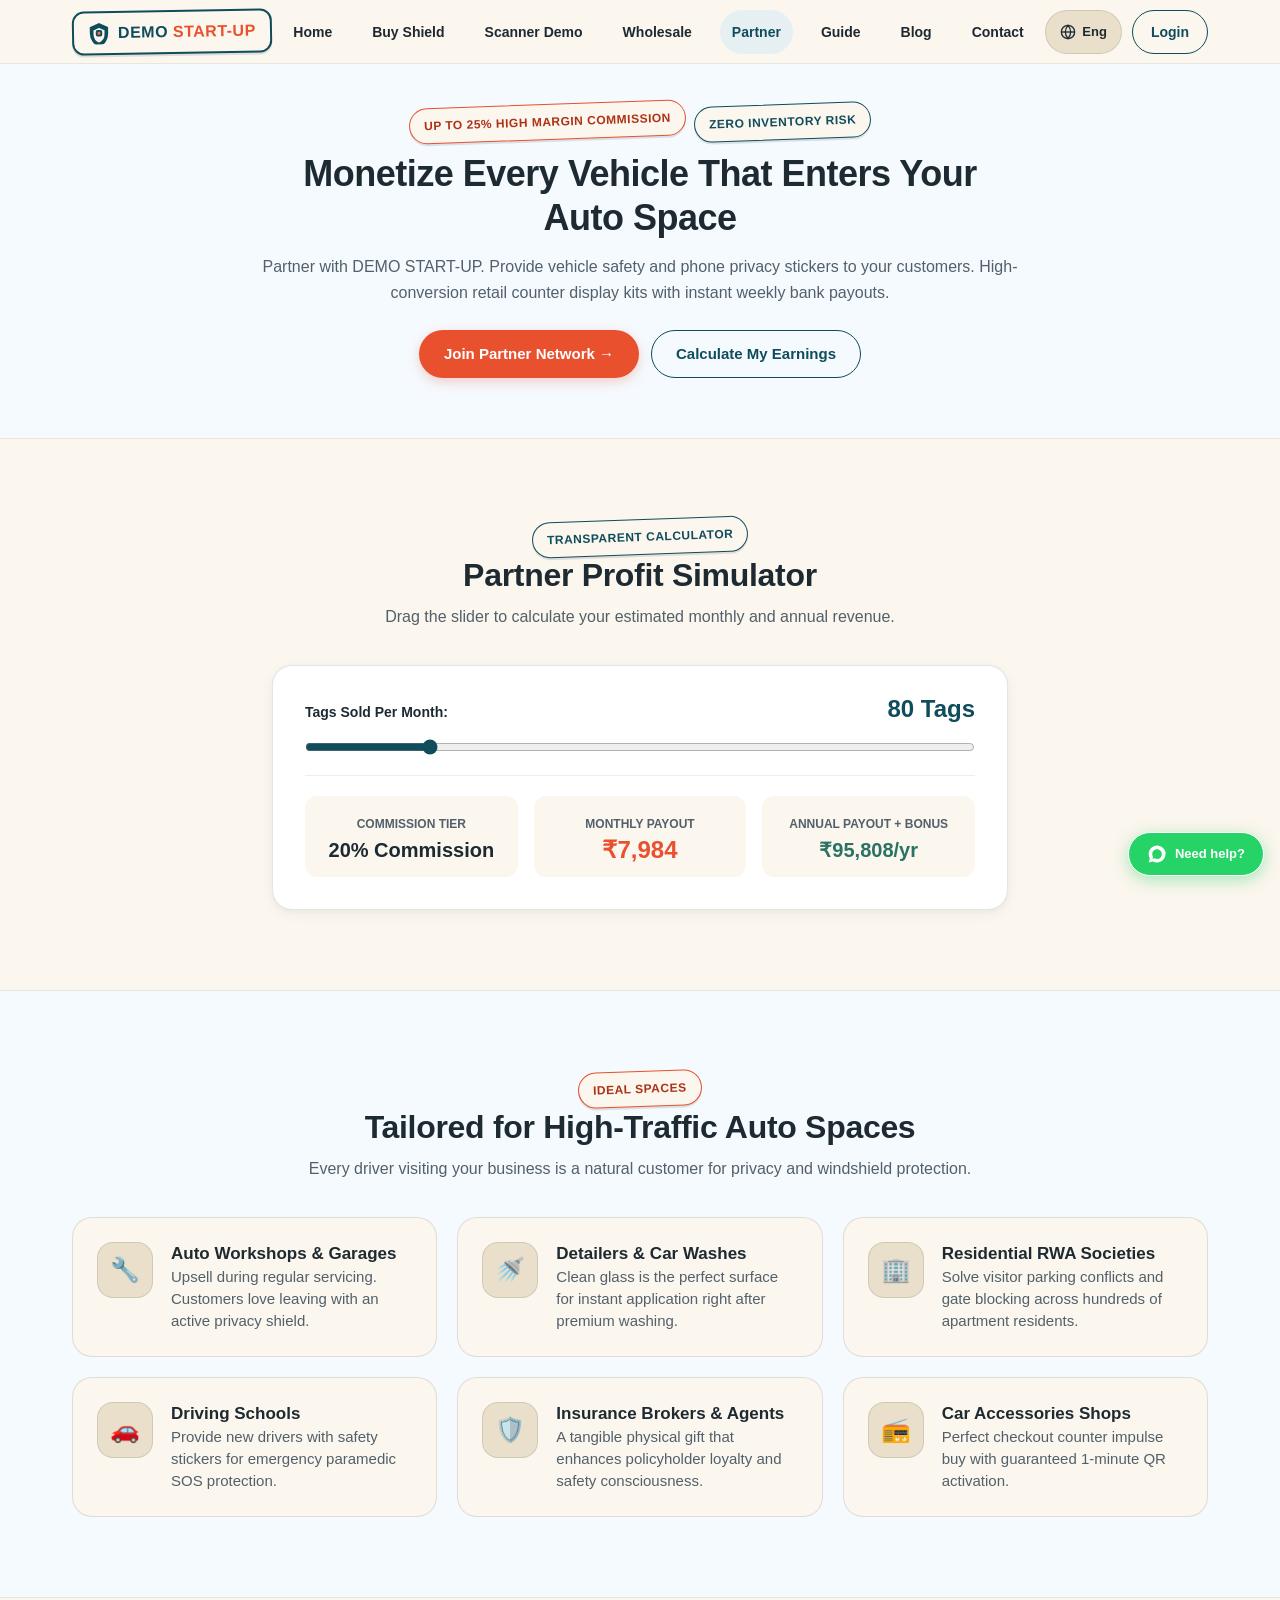
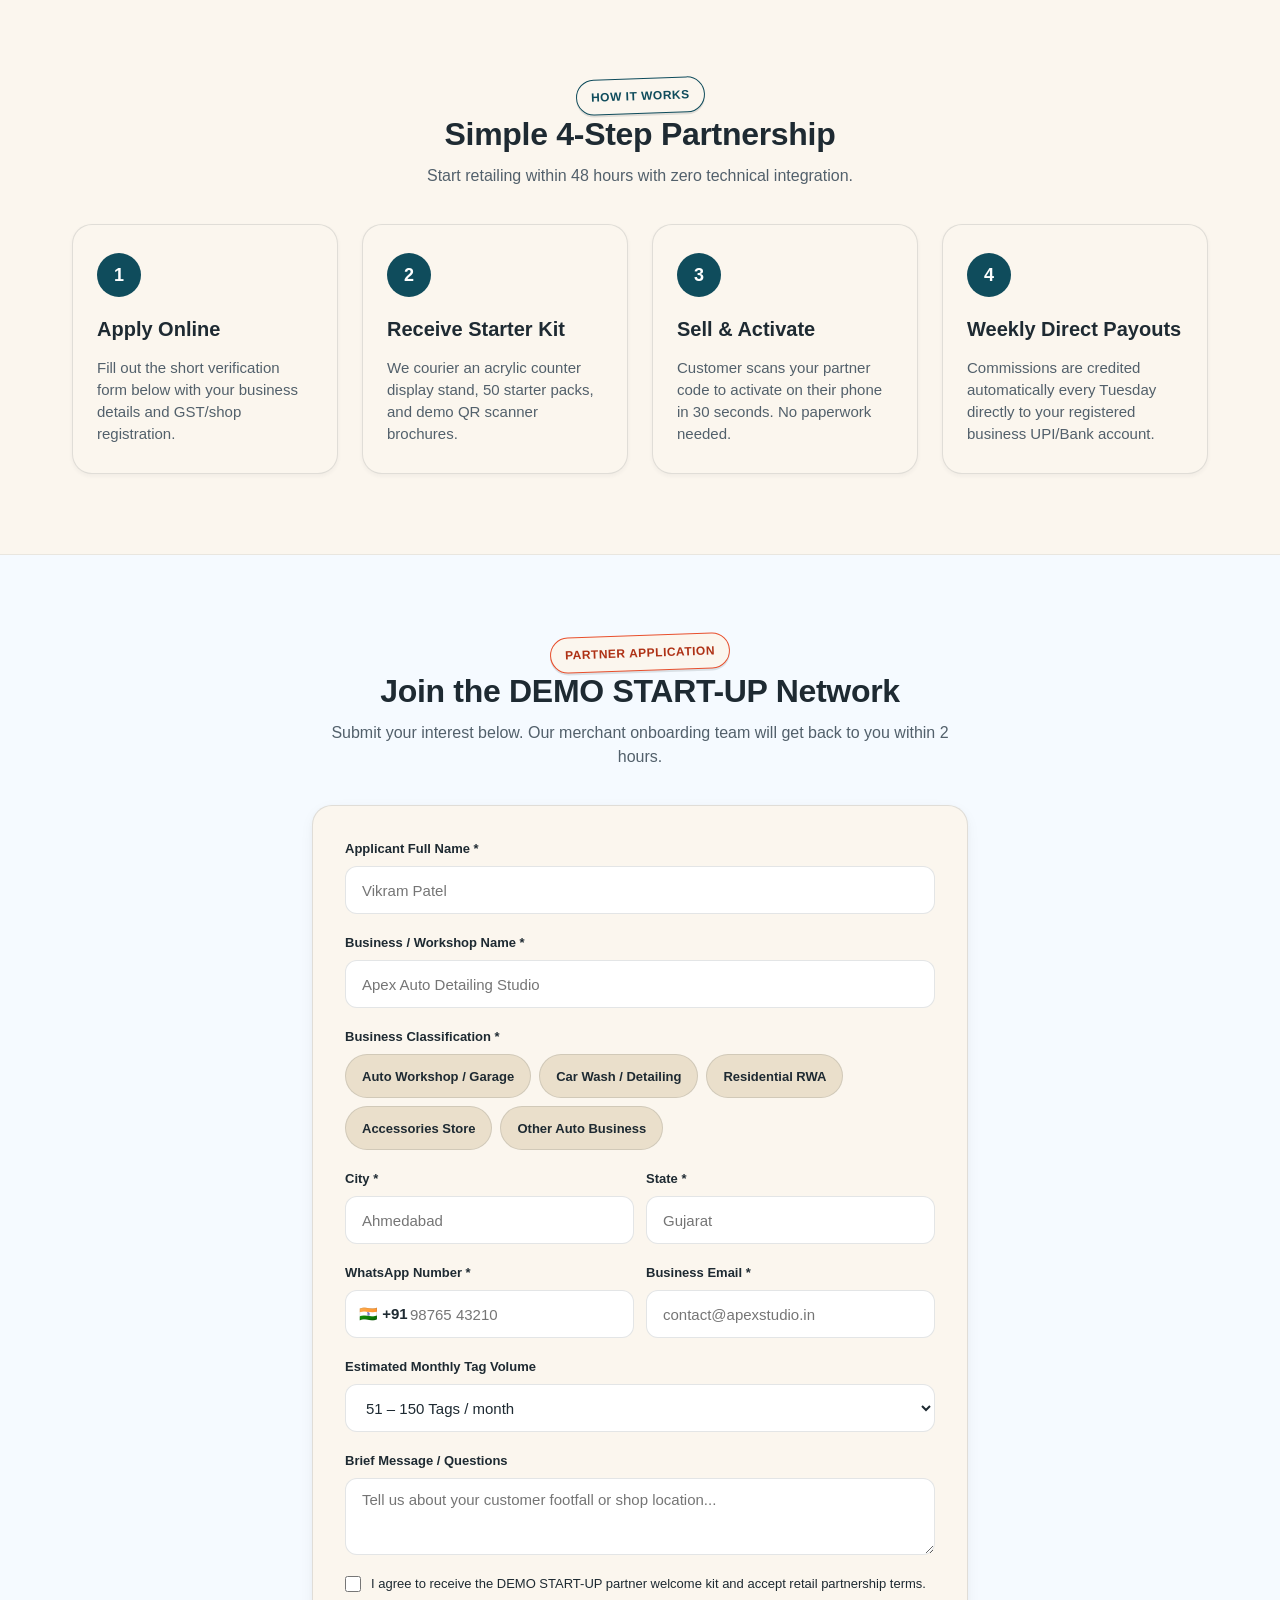
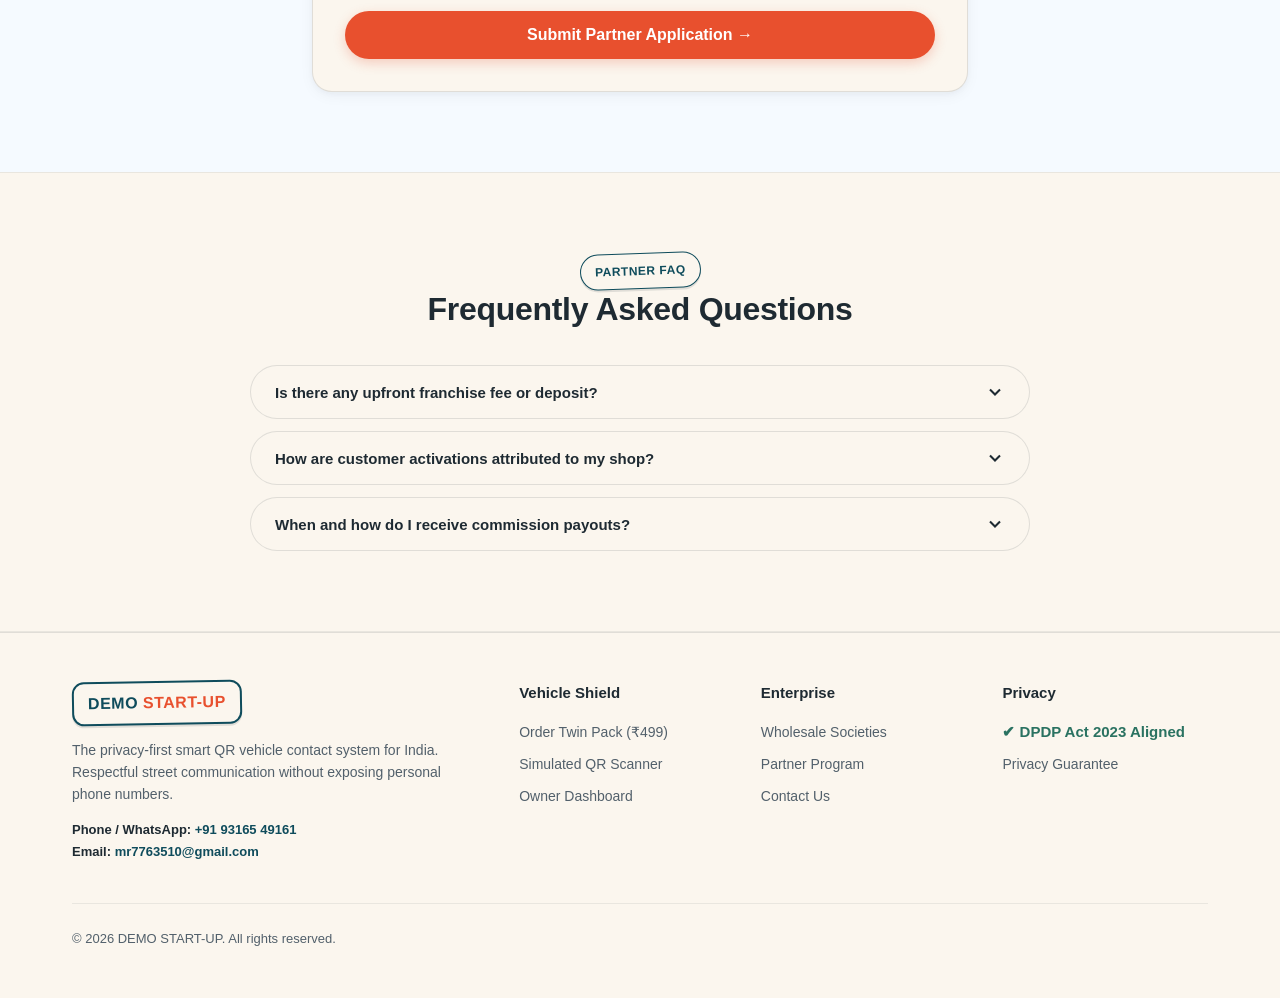
<file: partner.html>
<!DOCTYPE html>
<html lang="en">
<head>
  <meta charset="UTF-8">
  <meta name="viewport" content="width=device-width, initial-scale=1.0">
  <title>Partner Program • DEMO START-UP Auto Network</title>
  <meta name="description" content="Earn up to 25% commission as an authorized DEMO START-UP retail partner. Tailored for auto workshops, car washes, detailing studios, and accessories shops.">
  <link rel="stylesheet" href="css/styles.css">
</head>
<body>

  <!-- Top Sticky Header -->
  <header class="site-header" id="site-header">
    <div class="container header-container">
      <a href="index.html" class="brand-logo-link" aria-label="DEMO START-UP Home">
        <div class="brand-badge">
          <svg class="shield-glyph" viewBox="0 0 24 24" fill="none" stroke="currentColor" stroke-width="2">
            <path d="M12 2L3 6v6c0 6.5 4 12 9 14 5-2 9-7.5 9-14V6l-9-4z" fill="#0F4C5C"/>
            <path d="M12 5L5 8.2v4.8c0 4.8 3 8.9 7 10.4 4-1.5 7-5.6 7-10.4V8.2L12 5z" fill="#FBF6EE"/>
            <rect x="9.5" y="9.5" width="5" height="5" fill="#FF6B4A" rx="1"/>
          </svg>
          <span class="brand-text">DEMO <span>START-UP</span></span>
        </div>
      </a>

      <!-- Desktop Nav -->
      <nav aria-label="Main Navigation">
        <ul class="nav-links">
          <li><a href="index.html" class="nav-link" data-i18n="nav_home">Home</a></li>
          <li><a href="buy.html" class="nav-link" data-i18n="nav_buy">Buy Shield</a></li>
          <li><a href="scan.html" class="nav-link" data-i18n="nav_scanner">Scanner Demo</a></li>
          <li><a href="wholesale.html" class="nav-link" data-i18n="nav_wholesale">Wholesale</a></li>
          <li><a href="partner.html" class="nav-link active" data-i18n="nav_partner">Partner</a></li>
          <li><a href="guide.html" class="nav-link" data-i18n="nav_guide">Guide</a></li>
          <li><a href="blog.html" class="nav-link" data-i18n="nav_blog">Blog</a></li>
          <li><a href="contact.html" class="nav-link" data-i18n="nav_contact">Contact</a></li>
        </ul>
      </nav>

      <!-- Header Actions -->
      <div class="header-actions">
        <button type="button" class="lang-pill-btn" id="lang-sheet-trigger" aria-label="Select Language">
          <svg width="16" height="16" viewBox="0 0 24 24" fill="none" stroke="currentColor" stroke-width="2">
            <circle cx="12" cy="12" r="10"></circle>
            <line x1="2" y1="12" x2="22" y2="12"></line>
            <path d="M12 2a15.3 15.3 0 0 1 4 10 15.3 15.3 0 0 1-4 10 15.3 15.3 0 0 1-4-10 15.3 15.3 0 0 1 4-10z"></path>
          </svg>
          <span id="current-lang-text">Eng</span>
        </button>

        <a href="login.html" class="btn btn-outline btn-sm header-login-btn" data-i18n="nav_login">Login</a>

        <button type="button" class="mobile-menu-toggle" id="mobile-menu-toggle" aria-label="Open Navigation Menu">
          <svg width="22" height="22" viewBox="0 0 24 24" fill="none" stroke="currentColor" stroke-width="2">
            <line x1="3" y1="12" x2="21" y2="12"></line>
            <line x1="3" y1="6" x2="21" y2="6"></line>
            <line x1="3" y1="18" x2="21" y2="18"></line>
          </svg>
        </button>
      </div>
    </div>
  </header>

  <!-- Mobile Slide-in Drawer -->
  <div class="mobile-nav-drawer" id="mobile-nav-drawer" role="dialog" aria-modal="true" aria-label="Mobile Navigation">
    <div class="drawer-content">
      <div class="drawer-header">
        <div class="brand-badge">
          <span class="brand-text">DEMO <span>START-UP</span></span>
        </div>
        <button type="button" id="close-drawer-btn" aria-label="Close Navigation" style="background:none; border:none; color:var(--text); font-size:22px; cursor:pointer;">&times;</button>
      </div>
      <ul class="drawer-links">
        <li><a href="index.html" class="drawer-link"><span>🏠</span> Home</a></li>
        <li><a href="buy.html" class="drawer-link"><span>🛡️</span> Buy Vehicle Shield</a></li>
        <li><a href="scan.html" class="drawer-link"><span>📱</span> Scanner Demo</a></li>
        <li><a href="dashboard.html" class="drawer-link"><span>📊</span> Owner Dashboard</a></li>
        <li><a href="wholesale.html" class="drawer-link"><span>🏢</span> Wholesale & Societies</a></li>
        <li><a href="partner.html" class="drawer-link active"><span>🤝</span> Partner Program</a></li>
        <li><a href="guide.html" class="drawer-link"><span>📖</span> User Guide & Care</a></li>
        <li><a href="blog.html" class="drawer-link"><span>✍️</span> Blog & Insights</a></li>
        <li><a href="contact.html" class="drawer-link"><span>📞</span> Contact Support</a></li>
      </ul>
      <div style="margin-top:auto; display:flex; flex-direction:column; gap:10px;">
        <a href="login.html" class="btn btn-outline btn-block">Owner Login</a>
        <a href="buy.html" class="btn btn-cta btn-block">Get Shield • ₹499</a>
      </div>
    </div>
  </div>

  <!-- Language Selection Bottom Sheet -->
  <div class="bottom-sheet-backdrop" id="lang-bottom-sheet" role="dialog" aria-modal="true" aria-label="Choose Language">
    <div class="bottom-sheet">
      <div class="sheet-handle"></div>
      <div class="sheet-header">
        <h3 style="font-size:18px;">Choose Language</h3>
        <button type="button" id="close-lang-sheet" style="font-size:20px; color:var(--text-muted); cursor:pointer;">&times;</button>
      </div>
      <div class="language-options-grid">
        <button type="button" class="lang-option-btn selected" data-lang="en">
          <div><div class="lang-title">English</div><div class="lang-sub">Default Interface</div></div>
          <span>✔</span>
        </button>
        <button type="button" class="lang-option-btn" data-lang="hi">
          <div><div class="lang-title">हिन्दी (Hindi)</div><div class="lang-sub">भारतीय भाषाओं में अलर्ट</div></div>
          <span>✔</span>
        </button>
        <button type="button" class="lang-option-btn" data-lang="gu">
          <div><div class="lang-title">ગુજરાતી (Gujarati)</div><div class="lang-sub">સ્થાનિક ભાષા સપોર્ટ</div></div>
          <span>✔</span>
        </button>
        <button type="button" class="lang-option-btn" data-lang="ta">
          <div><div class="lang-title">தமிழ் (Tamil)</div><div class="lang-sub">பிராந்திய மொழி ஆதரவு</div></div>
          <span>✔</span>
        </button>
      </div>
    </div>
  </div>

  <main>
    <!-- HERO SECTION -->
    <section class="hero-section">
      <div class="container">
        <div style="text-align:center; max-width:760px; margin:0 auto;">
          <div style="display:flex; justify-content:center; gap:8px; margin-bottom:12px;">
            <span class="sticker-badge badge-coral">Up to 25% High Margin Commission</span>
            <span class="sticker-badge badge-teal">Zero Inventory Risk</span>
          </div>
          <h1 style="font-size:36px; line-height:44px; margin-bottom:14px;">
            Monetize Every Vehicle That Enters Your Auto Space
          </h1>
          <p style="font-size:16px; line-height:26px; color:var(--text-muted); margin-bottom:24px;">
            Partner with DEMO START-UP. Provide vehicle safety and phone privacy stickers to your customers. High-conversion retail counter display kits with instant weekly bank payouts.
          </p>
          <div style="display:flex; justify-content:center; gap:12px; flex-wrap:wrap;">
            <a href="#partner-form-section" class="btn btn-cta">Join Partner Network &rarr;</a>
            <a href="#profit-simulator-section" class="btn btn-outline">Calculate My Earnings</a>
          </div>
        </div>
      </div>
    </section>

    <!-- PROFIT SIMULATOR SLIDER -->
    <section class="section section-cream" id="profit-simulator-section">
      <div class="container" style="max-width:800px;">
        <div class="section-header">
          <span class="sticker-badge badge-teal">Transparent Calculator</span>
          <h2>Partner Profit Simulator</h2>
          <p>Drag the slider to calculate your estimated monthly and annual revenue.</p>
        </div>

        <div class="card card-white" style="border:1.5px solid var(--border-card); padding:32px;">
          <div style="display:flex; justify-content:space-between; align-items:baseline; margin-bottom:12px;">
            <span style="font-size:14px; font-weight:700; color:var(--text);">Tags Sold Per Month:</span>
            <span id="slider-tags-val" style="font-family:var(--font-display); font-size:24px; font-weight:800; color:var(--primary);">80 Tags</span>
          </div>

          <!-- Interactive Range Slider -->
          <input type="range" id="tags-slider" min="10" max="400" step="10" value="80" style="width:100%; height:8px; background:var(--bg-sand); border-radius:4px; outline:none; accent-color:var(--primary); cursor:pointer; margin-bottom:24px;">

          <div style="display:grid; grid-template-columns:repeat(auto-fit, minmax(200px, 1fr)); gap:16px; padding-top:20px; border-top:1px solid var(--border-subtle); text-align:center;">
            <div style="background:var(--bg-cream); padding:16px; border-radius:var(--radius-md);">
              <span style="font-size:12px; color:var(--text-muted); text-transform:uppercase; font-weight:700;">Commission Tier</span>
              <div id="slider-commission-rate" style="font-family:var(--font-display); font-size:20px; font-weight:800; color:var(--text); margin-top:4px;">20% Commission</div>
            </div>

            <div style="background:var(--bg-cream); padding:16px; border-radius:var(--radius-md);">
              <span style="font-size:12px; color:var(--text-muted); text-transform:uppercase; font-weight:700;">Monthly Payout</span>
              <div id="slider-monthly-earnings" style="font-family:var(--font-display); font-size:24px; font-weight:800; color:var(--cta); margin-top:4px;">₹7,984</div>
            </div>

            <div style="background:var(--bg-cream); padding:16px; border-radius:var(--radius-md);">
              <span style="font-size:12px; color:var(--text-muted); text-transform:uppercase; font-weight:700;">Annual Payout + Bonus</span>
              <div id="slider-annual-earnings" style="font-family:var(--font-display); font-size:20px; font-weight:800; color:var(--success); margin-top:4px;">₹95,808/yr</div>
            </div>
          </div>
        </div>
      </div>
    </section>

    <!-- TAILORED FOR HIGH-TRAFFIC AUTO SPACES TILES -->
    <section class="section">
      <div class="container">
        <div class="section-header">
          <span class="sticker-badge badge-coral">Ideal Spaces</span>
          <h2>Tailored for High-Traffic Auto Spaces</h2>
          <p>Every driver visiting your business is a natural customer for privacy and windshield protection.</p>
        </div>

        <div class="features-grid">
          <div class="feature-card">
            <div class="feature-icon-box"><span style="font-size:24px;">🔧</span></div>
            <div>
              <h4>Auto Workshops & Garages</h4>
              <p>Upsell during regular servicing. Customers love leaving with an active privacy shield.</p>
            </div>
          </div>

          <div class="feature-card">
            <div class="feature-icon-box"><span style="font-size:24px;">🚿</span></div>
            <div>
              <h4>Detailers & Car Washes</h4>
              <p>Clean glass is the perfect surface for instant application right after premium washing.</p>
            </div>
          </div>

          <div class="feature-card">
            <div class="feature-icon-box"><span style="font-size:24px;">🏢</span></div>
            <div>
              <h4>Residential RWA Societies</h4>
              <p>Solve visitor parking conflicts and gate blocking across hundreds of apartment residents.</p>
            </div>
          </div>

          <div class="feature-card">
            <div class="feature-icon-box"><span style="font-size:24px;">🚗</span></div>
            <div>
              <h4>Driving Schools</h4>
              <p>Provide new drivers with safety stickers for emergency paramedic SOS protection.</p>
            </div>
          </div>

          <div class="feature-card">
            <div class="feature-icon-box"><span style="font-size:24px;">🛡️</span></div>
            <div>
              <h4>Insurance Brokers & Agents</h4>
              <p>A tangible physical gift that enhances policyholder loyalty and safety consciousness.</p>
            </div>
          </div>

          <div class="feature-card">
            <div class="feature-icon-box"><span style="font-size:24px;">📻</span></div>
            <div>
              <h4>Car Accessories Shops</h4>
              <p>Perfect checkout counter impulse buy with guaranteed 1-minute QR activation.</p>
            </div>
          </div>
        </div>
      </div>
    </section>

    <!-- THE 4-STEP PARTNER PROCESS -->
    <section class="section section-cream">
      <div class="container">
        <div class="section-header">
          <span class="sticker-badge badge-teal">How It Works</span>
          <h2>Simple 4-Step Partnership</h2>
          <p>Start retailing within 48 hours with zero technical integration.</p>
        </div>

        <div class="steps-grid" style="grid-template-columns:repeat(auto-fit, minmax(240px, 1fr));">
          <div class="step-card">
            <div class="step-badge">1</div>
            <h3>Apply Online</h3>
            <p>Fill out the short verification form below with your business details and GST/shop registration.</p>
          </div>

          <div class="step-card">
            <div class="step-badge">2</div>
            <h3>Receive Starter Kit</h3>
            <p>We courier an acrylic counter display stand, 50 starter packs, and demo QR scanner brochures.</p>
          </div>

          <div class="step-card">
            <div class="step-badge">3</div>
            <h3>Sell & Activate</h3>
            <p>Customer scans your partner code to activate on their phone in 30 seconds. No paperwork needed.</p>
          </div>

          <div class="step-card">
            <div class="step-badge">4</div>
            <h3>Weekly Direct Payouts</h3>
            <p>Commissions are credited automatically every Tuesday directly to your registered business UPI/Bank account.</p>
          </div>
        </div>
      </div>
    </section>

    <!-- JOIN THE DEMO START-UP NETWORK FORM -->
    <section class="section" id="partner-form-section">
      <div class="container" style="max-width:720px;">
        <div class="section-header">
          <span class="sticker-badge badge-coral">Partner Application</span>
          <h2>Join the DEMO START-UP Network</h2>
          <p>Submit your interest below. Our merchant onboarding team will get back to you within 2 hours.</p>
        </div>

        <!-- Form Card -->
        <div class="card card-cream" style="border:1.5px solid var(--border-card); padding:32px;">
          <form id="partner-application-form">
            <!-- Full Name -->
            <div class="form-group">
              <label for="partner-name" class="form-label"><span>Applicant Full Name *</span></label>
              <input type="text" id="partner-name" class="form-control" placeholder="Vikram Patel" required>
            </div>

            <!-- Business Name -->
            <div class="form-group">
              <label for="partner-business" class="form-label"><span>Business / Workshop Name *</span></label>
              <input type="text" id="partner-business" class="form-control" placeholder="Apex Auto Detailing Studio" required>
            </div>

            <!-- Business Type Chips -->
            <div class="form-group">
              <label class="form-label"><span>Business Classification *</span></label>
              <div style="display:flex; flex-wrap:wrap; gap:8px;">
                <button type="button" class="partner-type-chip btn btn-sand btn-sm selected" data-type="Auto Workshop">Auto Workshop / Garage</button>
                <button type="button" class="partner-type-chip btn btn-sand btn-sm" data-type="Car Wash">Car Wash / Detailing</button>
                <button type="button" class="partner-type-chip btn btn-sand btn-sm" data-type="RWA Society">Residential RWA</button>
                <button type="button" class="partner-type-chip btn btn-sand btn-sm" data-type="Accessories Shop">Accessories Store</button>
                <button type="button" class="partner-type-chip btn btn-sand btn-sm" data-type="Other">Other Auto Business</button>
              </div>
            </div>

            <!-- City & State -->
            <div style="display:grid; grid-template-columns:1fr 1fr; gap:12px;">
              <div class="form-group">
                <label for="partner-city" class="form-label"><span>City *</span></label>
                <input type="text" id="partner-city" class="form-control" placeholder="Ahmedabad" required>
              </div>
              <div class="form-group">
                <label for="partner-state" class="form-label"><span>State *</span></label>
                <input type="text" id="partner-state" class="form-control" placeholder="Gujarat" required>
              </div>
            </div>

            <!-- WhatsApp & Email -->
            <div style="display:grid; grid-template-columns:1fr 1fr; gap:12px;">
              <div class="form-group">
                <label for="partner-phone" class="form-label"><span>WhatsApp Number *</span></label>
                <div class="phone-input-group">
                  <span class="phone-prefix">🇮🇳 +91</span>
                  <input type="tel" id="partner-phone" class="form-control" placeholder="98765 43210" maxlength="10" required>
                </div>
              </div>
              <div class="form-group">
                <label for="partner-email" class="form-label"><span>Business Email *</span></label>
                <input type="email" id="partner-email" class="form-control" placeholder="contact@apexstudio.in" required>
              </div>
            </div>

            <!-- Monthly tag volume estimate -->
            <div class="form-group">
              <label for="partner-volume" class="form-label"><span>Estimated Monthly Tag Volume</span></label>
              <select id="partner-volume" class="form-control">
                <option value="20-50">20 – 50 Tags / month</option>
                <option value="51-150" selected>51 – 150 Tags / month</option>
                <option value="151-500">151 – 500 Tags / month</option>
                <option value="500+">500+ Tags / month (Distributor)</option>
              </select>
            </div>

            <!-- Message -->
            <div class="form-group">
              <label for="partner-message" class="form-label"><span>Brief Message / Questions</span></label>
              <textarea id="partner-message" class="form-control" rows="3" placeholder="Tell us about your customer footfall or shop location..."></textarea>
            </div>

            <!-- Consent Checkbox -->
            <div style="margin:16px 0;">
              <label style="display:flex; align-items:flex-start; gap:10px; font-size:13px; color:var(--text); cursor:pointer;">
                <input type="checkbox" id="partner-consent" required style="accent-color:var(--primary); margin-top:3px; width:16px; height:16px;">
                <span>I agree to receive the DEMO START-UP partner welcome kit and accept retail partnership terms.</span>
              </label>
            </div>

            <button type="submit" class="btn btn-cta btn-block" style="padding:14px; font-size:16px;">
              Submit Partner Application &rarr;
            </button>
          </form>

          <!-- SUCCESS STATE -->
          <div id="partner-success-state" style="display:none; text-align:center; padding:20px 0;">
            <div style="width:64px; height:64px; border-radius:50%; background:var(--success-light); color:var(--success); display:flex; align-items:center; justify-content:center; margin:0 auto 16px auto; font-size:28px;">
              ✔
            </div>
            <h3 style="color:var(--success); margin-bottom:8px;">Welcome to Partner Hub!</h3>
            <p style="font-size:15px; color:var(--text); max-width:480px; margin:0 auto 20px auto;">
              Thank you for applying to the DEMO START-UP auto network. Your Welcome Merchant Kit (Stand + 50 Starter Shields) has been dispatched for review.
            </p>
            <div style="background:#fff; border:1px solid var(--border-card); padding:16px; border-radius:var(--radius-md); max-width:420px; margin:0 auto; font-size:13px; text-align:left;">
              <strong>Direct Partner Support Desk:</strong><br>
              Phone / WhatsApp: <a href="tel:+919316549161">+91 93165 49161</a><br>
              Email: <a href="mailto:mr7763510@gmail.com">mr7763510@gmail.com</a>
            </div>
            <button type="button" class="btn btn-sand btn-sm" id="btn-reset-partner-form" style="margin-top:16px;">Submit Another Application</button>
          </div>
        </div>
      </div>
    </section>

    <!-- FAQ SECTION -->
    <section class="section section-cream">
      <div class="container">
        <div class="section-header">
          <span class="sticker-badge badge-teal">Partner FAQ</span>
          <h2>Frequently Asked Questions</h2>
        </div>

        <div class="faq-accordion-list">
          <div class="faq-item">
            <button type="button" class="faq-trigger" aria-expanded="false">
              <span>Is there any upfront franchise fee or deposit?</span>
              <svg class="faq-icon-chevron" viewBox="0 0 24 24" fill="none" stroke="currentColor" stroke-width="2.5"><polyline points="6 9 12 15 18 9"></polyline></svg>
            </button>
            <div class="faq-content">
              <p>No. Joining the DEMO START-UP network is 100% free with zero security deposit. You simply retail the tags and retain your commission immediately on activation.</p>
            </div>
          </div>

          <div class="faq-item">
            <button type="button" class="faq-trigger" aria-expanded="false">
              <span>How are customer activations attributed to my shop?</span>
              <svg class="faq-icon-chevron" viewBox="0 0 24 24" fill="none" stroke="currentColor" stroke-width="2.5"><polyline points="6 9 12 15 18 9"></polyline></svg>
            </button>
            <div class="faq-content">
              <p>Each tag in your merchant kit carries your unique partner prefix. When the vehicle owner scans to link their WhatsApp, your commission is logged instantly in your partner portal.</p>
            </div>
          </div>

          <div class="faq-item">
            <button type="button" class="faq-trigger" aria-expanded="false">
              <span>When and how do I receive commission payouts?</span>
              <svg class="faq-icon-chevron" viewBox="0 0 24 24" fill="none" stroke="currentColor" stroke-width="2.5"><polyline points="6 9 12 15 18 9"></polyline></svg>
            </button>
            <div class="faq-content">
              <p>Commissions are settled automatically every Tuesday via direct UPI bank transfer or NEFT with GST invoices provided.</p>
            </div>
          </div>
        </div>
      </div>
    </section>
  </main>

  <!-- Global Footer -->
  <footer class="site-footer" id="site-footer">
    <div class="container">
      <div class="footer-grid">
        <div class="footer-brand-col">
          <div class="brand-badge" style="align-self:flex-start;">
            <span class="brand-text">DEMO <span>START-UP</span></span>
          </div>
          <p>The privacy-first smart QR vehicle contact system for India. Respectful street communication without exposing personal phone numbers.</p>
          <div style="font-size:13px; color:var(--text); font-weight:700;">
            Phone / WhatsApp: <a href="tel:+919316549161">+91 93165 49161</a><br>
            Email: <a href="mailto:mr7763510@gmail.com">mr7763510@gmail.com</a>
          </div>
        </div>

        <div class="footer-nav-col">
          <h4>Vehicle Shield</h4>
          <ul class="footer-links-list">
            <li><a href="buy.html">Order Twin Pack (₹499)</a></li>
            <li><a href="scan.html">Simulated QR Scanner</a></li>
            <li><a href="dashboard.html">Owner Dashboard</a></li>
          </ul>
        </div>

        <div class="footer-nav-col">
          <h4>Enterprise</h4>
          <ul class="footer-links-list">
            <li><a href="wholesale.html">Wholesale Societies</a></li>
            <li><a href="partner.html">Partner Program</a></li>
            <li><a href="contact.html">Contact Us</a></li>
          </ul>
        </div>

        <div class="footer-nav-col">
          <h4>Privacy</h4>
          <ul class="footer-links-list">
            <li><span class="status-check">✔ DPDP Act 2023 Aligned</span></li>
            <li><a href="guide.html">Privacy Guarantee</a></li>
          </ul>
        </div>
      </div>

      <div class="footer-bottom">
        <div>&copy; 2026 DEMO START-UP. All rights reserved.</div>
      </div>
    </div>
  </footer>

  <!-- Floating WhatsApp Chip -->
  <a href="https://wa.me/919316549161" class="floating-whatsapp-chip" target="_blank" rel="noopener noreferrer" aria-label="Chat with Support on WhatsApp">
    <svg viewBox="0 0 24 24"><path d="M12.031 6.172c-3.181 0-5.767 2.586-5.768 5.766-.001 1.298.38 2.27 1.019 3.287l-.711 2.598 2.664-.698c.969.581 1.761.819 2.796.819 3.18 0 5.767-2.587 5.767-5.766.001-3.182-2.585-5.766-5.767-5.766zm10.17 5.766c0 5.631-4.57 10.201-10.201 10.201-1.787 0-3.483-.464-4.965-1.278l-5.035 1.319 1.344-4.912c-.89-1.533-1.344-3.287-1.344-5.33 0-5.631 4.57-10.201 10.201-10.201 5.631 0 10.2 4.57 10.2 10.201z"/></svg>
    <span data-i18n="need_help">Need help?</span>
  </a>

  <!-- Mobile Bottom Tab Bar -->
  <nav class="mobile-tab-bar" aria-label="Mobile Bottom Bar">
    <a href="partner.html" class="mobile-tab-item active">
      <svg viewBox="0 0 24 24" fill="none" stroke="currentColor" stroke-width="2"><path d="M17 21v-2a4 4 0 0 0-4-4H5a4 4 0 0 0-4 4v2"></path><circle cx="9" cy="7" r="4"></circle><path d="M23 21v-2a4 4 0 0 0-3-3.87"></path><path d="M16 3.13a4 4 0 0 1 0 7.75"></path></svg>
      <span>Partner</span>
    </a>
    <a href="wholesale.html" class="mobile-tab-item">
      <svg viewBox="0 0 24 24" fill="none" stroke="currentColor" stroke-width="2"><rect x="2" y="7" width="20" height="14" rx="2" ry="2"></rect><path d="M16 21V5a2 2 0 0 0-2-2h-4a2 2 0 0 0-2 2v16"></path></svg>
      <span>Wholesale</span>
    </a>
    <a href="blog.html" class="mobile-tab-item">
      <svg viewBox="0 0 24 24" fill="none" stroke="currentColor" stroke-width="2"><path d="M4 19.5A2.5 2.5 0 0 1 6.5 17H20"></path><path d="M6.5 2H20v20H6.5A2.5 2.5 0 0 1 4 19.5v-15A2.5 2.5 0 0 1 6.5 2z"></path></svg>
      <span>Stories</span>
    </a>
    <a href="buy.html" class="mobile-tab-item">
      <svg viewBox="0 0 24 24" fill="none" stroke="currentColor" stroke-width="2"><circle cx="9" cy="21" r="1"></circle><circle cx="20" cy="21" r="1"></circle><path d="M1 1h4l2.68 13.39a2 2 0 0 0 2 1.61h9.72a2 2 0 0 0 2-1.61L23 6H6"></path></svg>
      <span>Orders</span>
    </a>
    <a href="dashboard.html" class="mobile-tab-item">
      <svg viewBox="0 0 24 24" fill="none" stroke="currentColor" stroke-width="2"><rect x="3" y="3" width="7" height="7"></rect><rect x="14" y="3" width="7" height="7"></rect><rect x="14" y="14" width="7" height="7"></rect><rect x="3" y="14" width="7" height="7"></rect></svg>
      <span>Dashboard</span>
    </a>
  </nav>

  <script src="js/main.js"></script>
  <script src="js/partner.js"></script>
</body>
</html>
</file>
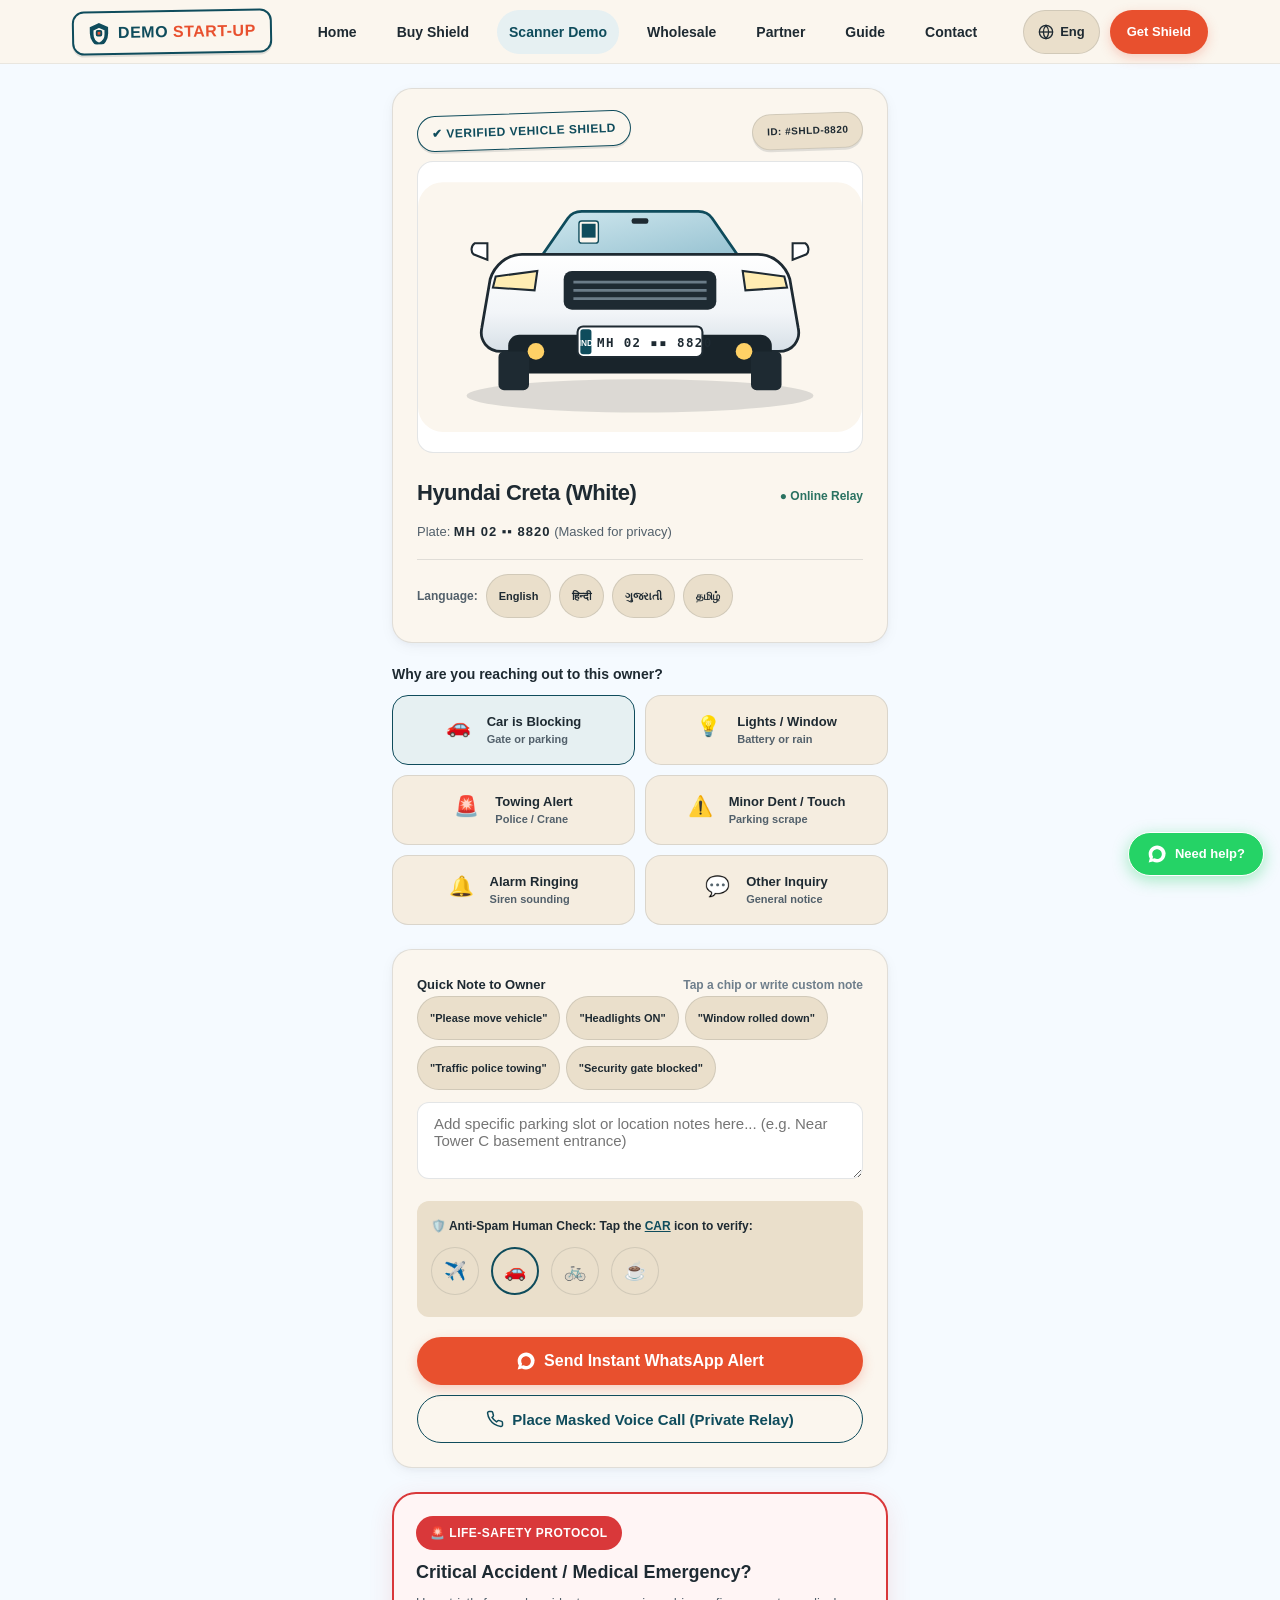
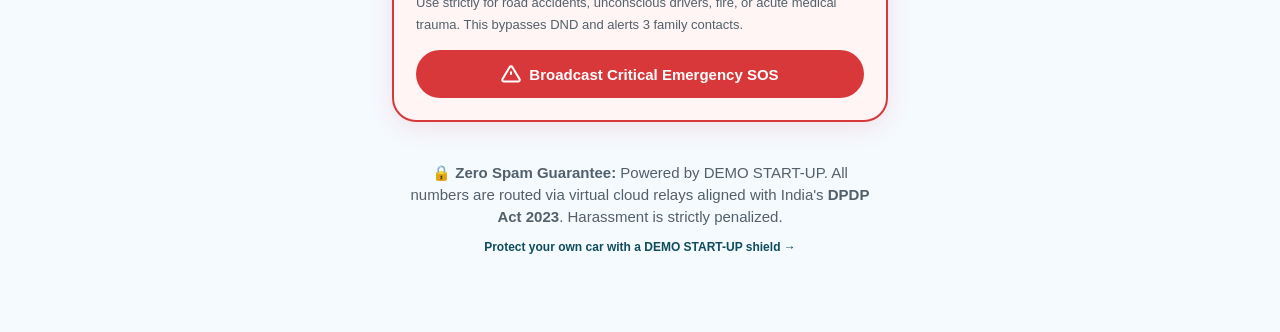
<file: scan.html>
<!DOCTYPE html>
<html lang="en">
<head>
  <meta charset="UTF-8">
  <meta name="viewport" content="width=device-width, initial-scale=1.0">
  <title>Contact Vehicle Owner • DEMO START-UP</title>
  <meta name="description" content="Reach the owner of this vehicle quickly and safely without exposing private phone numbers. Masked WhatsApp & Private Voice Relay.">
  <link rel="stylesheet" href="css/styles.css">
</head>
<body style="background-color:var(--bg-page);">

  <!-- Sticky Header for Scanner -->
  <header class="site-header" id="site-header">
    <div class="container header-container">
      <a href="index.html" class="brand-logo-link" aria-label="DEMO START-UP Home">
        <div class="brand-badge">
          <svg class="shield-glyph" viewBox="0 0 24 24" fill="none" stroke="currentColor" stroke-width="2">
            <path d="M12 2L3 6v6c0 6.5 4 12 9 14 5-2 9-7.5 9-14V6l-9-4z" fill="#0F4C5C"/>
            <path d="M12 5L5 8.2v4.8c0 4.8 3 8.9 7 10.4 4-1.5 7-5.6 7-10.4V8.2L12 5z" fill="#FBF6EE"/>
            <rect x="9.5" y="9.5" width="5" height="5" fill="#E8502E" rx="1"/>
          </svg>
          <span class="brand-text">DEMO <span>START-UP</span></span>
        </div>
      </a>

      <!-- Desktop Nav Links -->
      <nav aria-label="Main Navigation">
        <ul class="nav-links">
          <li><a href="index.html" class="nav-link" data-i18n="nav_home">Home</a></li>
          <li><a href="buy.html" class="nav-link" data-i18n="nav_buy">Buy Shield</a></li>
          <li><a href="scan.html" class="nav-link active" data-i18n="nav_scanner">Scanner Demo</a></li>
          <li><a href="wholesale.html" class="nav-link" data-i18n="nav_wholesale">Wholesale</a></li>
          <li><a href="partner.html" class="nav-link" data-i18n="nav_partner">Partner</a></li>
          <li><a href="guide.html" class="nav-link" data-i18n="nav_guide">Guide</a></li>
          <li><a href="contact.html" class="nav-link" data-i18n="nav_contact">Contact</a></li>
        </ul>
      </nav>

      <div class="header-actions">
        <button type="button" class="lang-pill-btn" id="lang-sheet-trigger" aria-label="Select Language">
          <svg width="16" height="16" viewBox="0 0 24 24" fill="none" stroke="currentColor" stroke-width="2">
            <circle cx="12" cy="12" r="10"></circle>
            <line x1="2" y1="12" x2="22" y2="12"></line>
            <path d="M12 2a15.3 15.3 0 0 1 4 10 15.3 15.3 0 0 1-4 10 15.3 15.3 0 0 1-4-10 15.3 15.3 0 0 1 4-10z"></path>
          </svg>
          <span id="current-lang-text">Eng</span>
        </button>
        <a href="buy.html" class="btn btn-cta btn-sm">Get Shield</a>
        <button type="button" class="mobile-menu-toggle" id="mobile-menu-toggle" aria-label="Open Navigation Menu">
          <svg width="22" height="22" viewBox="0 0 24 24" fill="none" stroke="currentColor" stroke-width="2">
            <line x1="3" y1="12" x2="21" y2="12"></line>
            <line x1="3" y1="6" x2="21" y2="6"></line>
            <line x1="3" y1="18" x2="21" y2="18"></line>
          </svg>
        </button>
      </div>
    </div>
  </header>

  <!-- Mobile Slide-in Drawer -->
  <div class="mobile-nav-drawer" id="mobile-nav-drawer" role="dialog" aria-modal="true" aria-label="Mobile Navigation">
    <div class="drawer-content">
      <div class="drawer-header">
        <div class="brand-badge">
          <span class="brand-text">DEMO <span>START-UP</span></span>
        </div>
        <button type="button" id="close-drawer-btn" aria-label="Close Navigation" style="background:none; border:none; color:var(--text); font-size:22px; cursor:pointer;">&times;</button>
      </div>
      <ul class="drawer-links">
        <li><a href="index.html" class="drawer-link"><span>🏠</span> Home</a></li>
        <li><a href="buy.html" class="drawer-link"><span>🛡️</span> Buy Vehicle Shield</a></li>
        <li><a href="scan.html" class="drawer-link active"><span>📱</span> Scanner Demo</a></li>
        <li><a href="dashboard.html" class="drawer-link"><span>📊</span> Owner Dashboard</a></li>
        <li><a href="wholesale.html" class="drawer-link"><span>🏢</span> Wholesale & Societies</a></li>
        <li><a href="partner.html" class="drawer-link"><span>🤝</span> Partner Program</a></li>
        <li><a href="guide.html" class="drawer-link"><span>📖</span> User Guide & Care</a></li>
        <li><a href="blog.html" class="drawer-link"><span>✍️</span> Blog & Insights</a></li>
        <li><a href="contact.html" class="drawer-link"><span>📞</span> Contact Support</a></li>
      </ul>
      <div style="margin-top:auto; display:flex; flex-direction:column; gap:10px;">
        <a href="login.html" class="btn btn-outline btn-block">Owner Login</a>
        <a href="buy.html" class="btn btn-cta btn-block">Get Shield • ₹499</a>
      </div>
    </div>
  </div>

  <!-- Language Selection Bottom Sheet -->
  <div class="bottom-sheet-backdrop" id="lang-bottom-sheet" role="dialog" aria-modal="true" aria-label="Choose Language">
    <div class="bottom-sheet">
      <div class="sheet-handle"></div>
      <div class="sheet-header">
        <h3 style="font-size:18px;">Choose Language</h3>
        <button type="button" id="close-lang-sheet" style="font-size:20px; color:var(--text-muted); cursor:pointer;">&times;</button>
      </div>
      <div class="language-options-grid">
        <button type="button" class="lang-option-btn selected" data-lang="en">
          <div><div class="lang-title">English</div><div class="lang-sub">Default Interface</div></div>
          <span>✔</span>
        </button>
        <button type="button" class="lang-option-btn" data-lang="hi">
          <div><div class="lang-title">हिन्दी (Hindi)</div><div class="lang-sub">भारतीय भाषाओं में अलर्ट</div></div>
          <span>✔</span>
        </button>
        <button type="button" class="lang-option-btn" data-lang="gu">
          <div><div class="lang-title">ગુજરાતી (Gujarati)</div><div class="lang-sub">સ્થાનિક ભાષા સપોર્ટ</div></div>
          <span>✔</span>
        </button>
        <button type="button" class="lang-option-btn" data-lang="ta">
          <div><div class="lang-title">தமிழ் (Tamil)</div><div class="lang-sub">பிராந்திய மொழி ஆதரவு</div></div>
          <span>✔</span>
        </button>
      </div>
    </div>
  </div>

  <main style="padding: 24px 0 60px 0;">
    <div class="container" style="max-width: 560px;">

      <!-- Verified Vehicle Shield Card -->
      <div class="card card-cream" style="margin-bottom: 20px; border: 1.5px solid var(--border-card);">
        <div style="display:flex; justify-content:space-between; align-items:center; margin-bottom:12px;">
          <span class="sticker-badge badge-teal">✔ Verified Vehicle Shield</span>
          <span class="sticker-badge badge-sand" style="font-size:10px;">ID: #SHLD-8820</span>
        </div>

        <!-- Vehicle Photo & Masked Number Plate -->
        <div style="border-radius:var(--radius-card-sm); overflow:hidden; border:1px solid var(--border-card); margin-bottom:14px; background:#fff;">
          <img src="assets/scanner-car.svg" alt="White SUV with Masked Number Plate MH 02 8820" width="520" height="290">
        </div>

        <div style="display:flex; justify-content:space-between; align-items:baseline;">
          <div>
            <h1 style="font-size: 22px; margin-bottom: 2px;" data-i18n="scan_header">Hyundai Creta (White)</h1>
            <p style="font-size: 13px; color: var(--text-muted);">
              Plate: <strong style="font-family:var(--font-display); letter-spacing:1px; color:var(--text);">MH 02 ▪▪ 8820</strong> (Masked for privacy)
            </p>
          </div>
          <div style="text-align:right;">
            <span class="status-check" style="font-size:12px;">● Online Relay</span>
          </div>
        </div>

        <!-- In-scanner Language Switcher Chips -->
        <div style="margin-top:16px; padding-top:14px; border-top:1px solid var(--border-card); display:flex; align-items:center; gap:8px; flex-wrap:wrap;">
          <span style="font-size:12px; font-weight:700; color:var(--text-muted);">Language:</span>
          <button type="button" class="scan-lang-chip btn btn-sand btn-sm selected" style="padding:4px 12px; font-size:11px;" data-lang="en">English</button>
          <button type="button" class="scan-lang-chip btn btn-sand btn-sm" style="padding:4px 12px; font-size:11px;" data-lang="hi">हिन्दी</button>
          <button type="button" class="scan-lang-chip btn btn-sand btn-sm" style="padding:4px 12px; font-size:11px;" data-lang="gu">ગુજરાતી</button>
          <button type="button" class="scan-lang-chip btn btn-sand btn-sm" style="padding:4px 12px; font-size:11px;" data-lang="ta">தமிழ்</button>
        </div>
      </div>

      <!-- SIX REASON TILES -->
      <div style="margin-bottom: 24px;">
        <label class="form-label" style="font-size:14px; margin-bottom:10px;">
          <span data-i18n="scan_reason_prompt">Why are you reaching out to this owner?</span>
        </label>
        
        <div style="display:grid; grid-template-columns: repeat(2, 1fr); gap:10px;">
          <button type="button" class="scan-reason-tile reason-card selected" data-reason="Car is Blocking" style="text-align:left; cursor:pointer;">
            <div style="font-size:20px;">🚗</div>
            <div>
              <strong style="font-size:13px; color:var(--text); display:block;">Car is Blocking</strong>
              <span style="font-size:11px; color:var(--text-muted);">Gate or parking</span>
            </div>
          </button>

          <button type="button" class="scan-reason-tile reason-card" data-reason="Lights/Window Open" style="text-align:left; cursor:pointer;">
            <div style="font-size:20px;">💡</div>
            <div>
              <strong style="font-size:13px; color:var(--text); display:block;">Lights / Window</strong>
              <span style="font-size:11px; color:var(--text-muted);">Battery or rain</span>
            </div>
          </button>

          <button type="button" class="scan-reason-tile reason-card" data-reason="Towing Alert" style="text-align:left; cursor:pointer;">
            <div style="font-size:20px;">🚨</div>
            <div>
              <strong style="font-size:13px; color:var(--text); display:block;">Towing Alert</strong>
              <span style="font-size:11px; color:var(--text-muted);">Police / Crane</span>
            </div>
          </button>

          <button type="button" class="scan-reason-tile reason-card" data-reason="Minor Dent/Touch" style="text-align:left; cursor:pointer;">
            <div style="font-size:20px;">⚠️</div>
            <div>
              <strong style="font-size:13px; color:var(--text); display:block;">Minor Dent / Touch</strong>
              <span style="font-size:11px; color:var(--text-muted);">Parking scrape</span>
            </div>
          </button>

          <button type="button" class="scan-reason-tile reason-card" data-reason="Alarm Ringing" style="text-align:left; cursor:pointer;">
            <div style="font-size:20px;">🔔</div>
            <div>
              <strong style="font-size:13px; color:var(--text); display:block;">Alarm Ringing</strong>
              <span style="font-size:11px; color:var(--text-muted);">Siren sounding</span>
            </div>
          </button>

          <button type="button" class="scan-reason-tile reason-card" data-reason="Other Inquiry" style="text-align:left; cursor:pointer;">
            <div style="font-size:20px;">💬</div>
            <div>
              <strong style="font-size:13px; color:var(--text); display:block;">Other Inquiry</strong>
              <span style="font-size:11px; color:var(--text-muted);">General notice</span>
            </div>
          </button>
        </div>
      </div>

      <!-- Quick Note Chips & Custom Note Box -->
      <div class="card card-cream" style="margin-bottom: 24px;">
        <label for="scan-custom-note" class="form-label">
          <span>Quick Note to Owner</span>
          <span class="form-hint">Tap a chip or write custom note</span>
        </label>

        <!-- Quick Chips -->
        <div style="display:flex; flex-wrap:wrap; gap:6px; margin-bottom:12px;">
          <button type="button" class="quick-note-chip btn btn-sand btn-sm" style="font-size:11px; padding:6px 12px;" data-text="Please move your vehicle. My car is blocked.">
            "Please move vehicle"
          </button>
          <button type="button" class="quick-note-chip btn btn-sand btn-sm" style="font-size:11px; padding:6px 12px;" data-text="Headlights are left ON. Battery might drain.">
            "Headlights ON"
          </button>
          <button type="button" class="quick-note-chip btn btn-sand btn-sm" style="font-size:11px; padding:6px 12px;" data-text="Your driver side window is rolled down.">
            "Window rolled down"
          </button>
          <button type="button" class="quick-note-chip btn btn-sand btn-sm" style="font-size:11px; padding:6px 12px;" data-text="Traffic police towing crane is operating in this lane.">
            "Traffic police towing"
          </button>
          <button type="button" class="quick-note-chip btn btn-sand btn-sm" style="font-size:11px; padding:6px 12px;" data-text="Security gate access is blocked.">
            "Security gate blocked"
          </button>
        </div>

        <textarea id="scan-custom-note" class="form-control" rows="3" placeholder="Add specific parking slot or location notes here... (e.g. Near Tower C basement entrance)"></textarea>

        <!-- Vehicle-Icon Human Anti-Spam Verification -->
        <div id="verification-card" style="margin-top:16px; padding:14px; background:var(--bg-sand); border-radius:var(--radius-md);">
          <div style="font-size:12px; font-weight:700; color:var(--text); margin-bottom:10px;">
            🛡️ Anti-Spam Human Check: Tap the <span style="color:var(--primary); text-decoration:underline;">CAR</span> icon to verify:
          </div>
          <div style="display:flex; gap:12px; align-items:center;">
            <button type="button" class="verify-icon-btn btn btn-sand btn-sm" data-icon="plane" style="font-size:18px; width:48px; height:48px;" aria-label="Plane icon">✈️</button>
            <button type="button" class="verify-icon-btn btn btn-sand btn-sm" data-icon="car" style="font-size:18px; width:48px; height:48px; border:2px solid var(--primary);" aria-label="Car icon">🚗</button>
            <button type="button" class="verify-icon-btn btn btn-sand btn-sm" data-icon="bicycle" style="font-size:18px; width:48px; height:48px;" aria-label="Bicycle icon">🚲</button>
            <button type="button" class="verify-icon-btn btn btn-sand btn-sm" data-icon="coffee" style="font-size:18px; width:48px; height:48px;" aria-label="Coffee icon">☕</button>
          </div>
          <div id="verify-status-msg" style="margin-top:8px; font-size:12px; font-weight:700;"></div>
        </div>

        <!-- Primary Action: Send Instant WhatsApp Alert -->
        <button type="button" id="btn-send-whatsapp-alert" class="btn btn-cta btn-block" style="margin-top:20px; font-size:16px;">
          <svg width="20" height="20" viewBox="0 0 24 24" fill="currentColor"><path d="M12.031 6.172c-3.181 0-5.767 2.586-5.768 5.766-.001 1.298.38 2.27 1.019 3.287l-.711 2.598 2.664-.698c.969.581 1.761.819 2.796.819 3.18 0 5.767-2.587 5.767-5.766.001-3.182-2.585-5.766-5.767-5.766zm10.17 5.766c0 5.631-4.57 10.201-10.201 10.201-1.787 0-3.483-.464-4.965-1.278l-5.035 1.319 1.344-4.912c-.89-1.533-1.344-3.287-1.344-5.33 0-5.631 4.57-10.201 10.201-10.201 5.631 0 10.2 4.57 10.2 10.201z"/></svg>
          Send Instant WhatsApp Alert
        </button>

        <!-- Secondary Action: Place Masked Voice Call -->
        <button type="button" id="btn-masked-call" class="btn btn-outline btn-block" style="margin-top:10px;">
          <svg width="18" height="18" viewBox="0 0 24 24" fill="none" stroke="currentColor" stroke-width="2"><path d="M22 16.92v3a2 2 0 0 1-2.18 2 19.79 19.79 0 0 1-8.63-3.07 19.5 19.5 0 0 1-6-6 19.79 19.79 0 0 1-3.07-8.67A2 2 0 0 1 4.11 2h3a2 2 0 0 1 2 1.72 12.84 12.84 0 0 0 .7 2.81 2 2 0 0 1-.45 2.11L8.09 9.91a16 16 0 0 0 6 6l1.27-1.27a2 2 0 0 1 2.11-.45 12.84 12.84 0 0 0 2.81.7A2 2 0 0 1 22 16.92z"></path></svg>
          Place Masked Voice Call (Private Relay)
        </button>
      </div>

      <!-- Result Feedback Card (Simulated Output) -->
      <div id="scan-result-card" class="card" style="display:none; background:#EAF4F1; border:1.5px solid var(--success); margin-bottom:24px;">
        <div style="display:flex; align-items:flex-start; gap:12px;">
          <div style="background:var(--success); color:#fff; width:36px; height:36px; border-radius:50%; display:flex; align-items:center; justify-content:center; min-width:36px;">
            ✔
          </div>
          <div>
            <strong style="color:var(--success); font-size:16px;">Masked Alert Delivered!</strong>
            <p style="font-size:13px; color:var(--text); margin-top:4px;">
              The vehicle owner has received your high-priority WhatsApp notification. Your mobile number was <strong>never exposed</strong>.
            </p>
          </div>
        </div>
      </div>

      <!-- CRITICAL EMERGENCY / SOS SECTION -->
      <div class="sos-card-featured" style="padding:22px; margin-bottom:24px;">
        <div class="sos-badge-tag" style="margin-bottom:8px;">
          🚨 Life-Safety Protocol
        </div>
        <h3 style="font-size:18px; margin-bottom:6px;">Critical Accident / Medical Emergency?</h3>
        <p style="font-size:13px; color:var(--text-muted); margin-bottom:14px;">
          Use strictly for road accidents, unconscious drivers, fire, or acute medical trauma. This bypasses DND and alerts 3 family contacts.
        </p>

        <button type="button" id="btn-sos-trigger" class="btn btn-sos btn-block">
          <svg width="20" height="20" viewBox="0 0 24 24" fill="none" stroke="currentColor" stroke-width="2.5"><path d="M10.29 3.86L1.82 18a2 2 0 0 0 1.71 3h16.94a2 2 0 0 0 1.71-3L13.71 3.86a2 2 0 0 0-3.42 0z"></path><line x1="12" y1="9" x2="12" y2="13"></line><line x1="12" y1="17" x2="12.01" y2="17"></line></svg>
          Broadcast Critical Emergency SOS
        </button>
      </div>

      <!-- SOS Success State -->
      <div id="sos-success-state" class="card" style="display:none; background:#FFF5F5; border:2px solid var(--sos); margin-bottom:24px;">
        <strong style="color:var(--sos); font-size:16px; display:block; margin-bottom:6px;">🚨 SOS Alert Broadcasted!</strong>
        <p style="font-size:13px; color:var(--text);">
          GPS location and Paramedic Data (Blood Group: B+ve, Allergies: Penicillin) dispatched to 3 emergency contacts and local ambulance relay.
        </p>
      </div>

      <!-- ZERO SPAM & DPDP FOOTER -->
      <div style="text-align:center; padding:16px; font-size:12px; color:var(--text-muted); line-height:18px;">
        <p>🔒 <strong>Zero Spam Guarantee:</strong> Powered by DEMO START-UP. All numbers are routed via virtual cloud relays aligned with India's <strong>DPDP Act 2023</strong>. Harassment is strictly penalized.</p>
        <div style="margin-top:10px;">
          <a href="buy.html" style="font-weight:700; color:var(--primary);">Protect your own car with a DEMO START-UP shield &rarr;</a>
        </div>
      </div>

    </div>
  </main>

  <!-- NATIVE <dialog> FOR EMERGENCY SOS CONFIRMATION -->
  <dialog id="sos-confirm-dialog" aria-labelledby="sos-dialog-title">
    <div style="text-align:center;">
      <div style="width:56px; height:56px; border-radius:50%; background:#FDE8E8; color:var(--sos); display:flex; align-items:center; justify-content:center; margin:0 auto 16px auto;">
        <svg width="32" height="32" viewBox="0 0 24 24" fill="none" stroke="currentColor" stroke-width="2.5"><circle cx="12" cy="12" r="10"></circle><line x1="12" y1="8" x2="12" y2="12"></line><line x1="12" y1="16" x2="12.01" y2="16"></line></svg>
      </div>
      <h3 id="sos-dialog-title" style="color:var(--sos); margin-bottom:8px;">Confirm Emergency SOS Alert?</h3>
      <p style="font-size:14px; color:var(--text-muted); margin-bottom:20px;">
        Are you sure this is a genuine medical emergency or road accident? This action triggers siren phone calls to the owner's immediate family contacts.
      </p>

      <div style="display:flex; flex-direction:column; gap:10px;">
        <button type="button" id="btn-sos-confirm" class="btn btn-sos btn-block">
          Yes, Confirm Critical SOS Alert
        </button>
        <button type="button" id="btn-sos-cancel" class="btn btn-sand btn-block">
          Cancel (It's not an emergency)
        </button>
      </div>
    </div>
  </dialog>

  <!-- NATIVE <dialog> FOR MASKED VOICE CALL RELAY -->
  <dialog id="masked-call-dialog" aria-labelledby="call-dialog-title">
    <div style="text-align:center;">
      <div style="width:56px; height:56px; border-radius:50%; background:var(--primary-light); color:var(--primary); display:flex; align-items:center; justify-content:center; margin:0 auto 16px auto;">
        <svg width="28" height="28" viewBox="0 0 24 24" fill="none" stroke="currentColor" stroke-width="2"><path d="M22 16.92v3a2 2 0 0 1-2.18 2 19.79 19.79 0 0 1-8.63-3.07 19.5 19.5 0 0 1-6-6 19.79 19.79 0 0 1-3.07-8.67A2 2 0 0 1 4.11 2h3a2 2 0 0 1 2 1.72 12.84 12.84 0 0 0 .7 2.81 2 2 0 0 1-.45 2.11L8.09 9.91a16 16 0 0 0 6 6l1.27-1.27a2 2 0 0 1 2.11-.45 12.84 12.84 0 0 0 2.81.7A2 2 0 0 1 22 16.92z"></path></svg>
      </div>
      <h3 id="call-dialog-title" style="margin-bottom:8px;">Connecting to Masked Voice Relay</h3>
      <p style="font-size:14px; color:var(--text-muted); margin-bottom:18px;">
        You will be bridged to the car owner via our private switchboard (+91 93165 49161). Neither party's private phone number is revealed.
      </p>

      <div style="display:flex; flex-direction:column; gap:10px;">
        <a href="tel:+919316549161" class="btn btn-cta btn-block">Place Masked Call Now</a>
        <button type="button" id="btn-close-call-dialog" class="btn btn-sand btn-block">Close</button>
      </div>
    </div>
  </dialog>

  <!-- Floating WhatsApp Chip -->
  <a href="https://wa.me/919316549161" class="floating-whatsapp-chip" target="_blank" rel="noopener noreferrer" aria-label="Chat with Support on WhatsApp">
    <svg viewBox="0 0 24 24"><path d="M12.031 6.172c-3.181 0-5.767 2.586-5.768 5.766-.001 1.298.38 2.27 1.019 3.287l-.711 2.598 2.664-.698c.969.581 1.761.819 2.796.819 3.18 0 5.767-2.587 5.767-5.766.001-3.182-2.585-5.766-5.767-5.766zm10.17 5.766c0 5.631-4.57 10.201-10.201 10.201-1.787 0-3.483-.464-4.965-1.278l-5.035 1.319 1.344-4.912c-.89-1.533-1.344-3.287-1.344-5.33 0-5.631 4.57-10.201 10.201-10.201 5.631 0 10.2 4.57 10.2 10.201z"/></svg>
    <span data-i18n="need_help">Need help?</span>
  </a>

  <!-- Mobile Bottom Tab Bar -->
  <nav class="mobile-tab-bar" aria-label="Mobile Bottom Bar">
    <a href="partner.html" class="mobile-tab-item">
      <svg viewBox="0 0 24 24" fill="none" stroke="currentColor" stroke-width="2"><path d="M17 21v-2a4 4 0 0 0-4-4H5a4 4 0 0 0-4 4v2"></path><circle cx="9" cy="7" r="4"></circle><path d="M23 21v-2a4 4 0 0 0-3-3.87"></path><path d="M16 3.13a4 4 0 0 1 0 7.75"></path></svg>
      <span>Partner</span>
    </a>
    <a href="wholesale.html" class="mobile-tab-item">
      <svg viewBox="0 0 24 24" fill="none" stroke="currentColor" stroke-width="2"><rect x="2" y="7" width="20" height="14" rx="2" ry="2"></rect><path d="M16 21V5a2 2 0 0 0-2-2h-4a2 2 0 0 0-2 2v16"></path></svg>
      <span>Wholesale</span>
    </a>
    <a href="blog.html" class="mobile-tab-item">
      <svg viewBox="0 0 24 24" fill="none" stroke="currentColor" stroke-width="2"><path d="M4 19.5A2.5 2.5 0 0 1 6.5 17H20"></path><path d="M6.5 2H20v20H6.5A2.5 2.5 0 0 1 4 19.5v-15A2.5 2.5 0 0 1 6.5 2z"></path></svg>
      <span>Stories</span>
    </a>
    <a href="buy.html" class="mobile-tab-item">
      <svg viewBox="0 0 24 24" fill="none" stroke="currentColor" stroke-width="2"><circle cx="9" cy="21" r="1"></circle><circle cx="20" cy="21" r="1"></circle><path d="M1 1h4l2.68 13.39a2 2 0 0 0 2 1.61h9.72a2 2 0 0 0 2-1.61L23 6H6"></path></svg>
      <span>Orders</span>
    </a>
    <a href="dashboard.html" class="mobile-tab-item">
      <svg viewBox="0 0 24 24" fill="none" stroke="currentColor" stroke-width="2"><rect x="3" y="3" width="7" height="7"></rect><rect x="14" y="3" width="7" height="7"></rect><rect x="14" y="14" width="7" height="7"></rect><rect x="3" y="14" width="7" height="7"></rect></svg>
      <span>Dashboard</span>
    </a>
  </nav>

  <!-- Scripts -->
  <script src="js/main.js"></script>
  <script src="js/scan.js"></script>
</body>
</html>
</file>
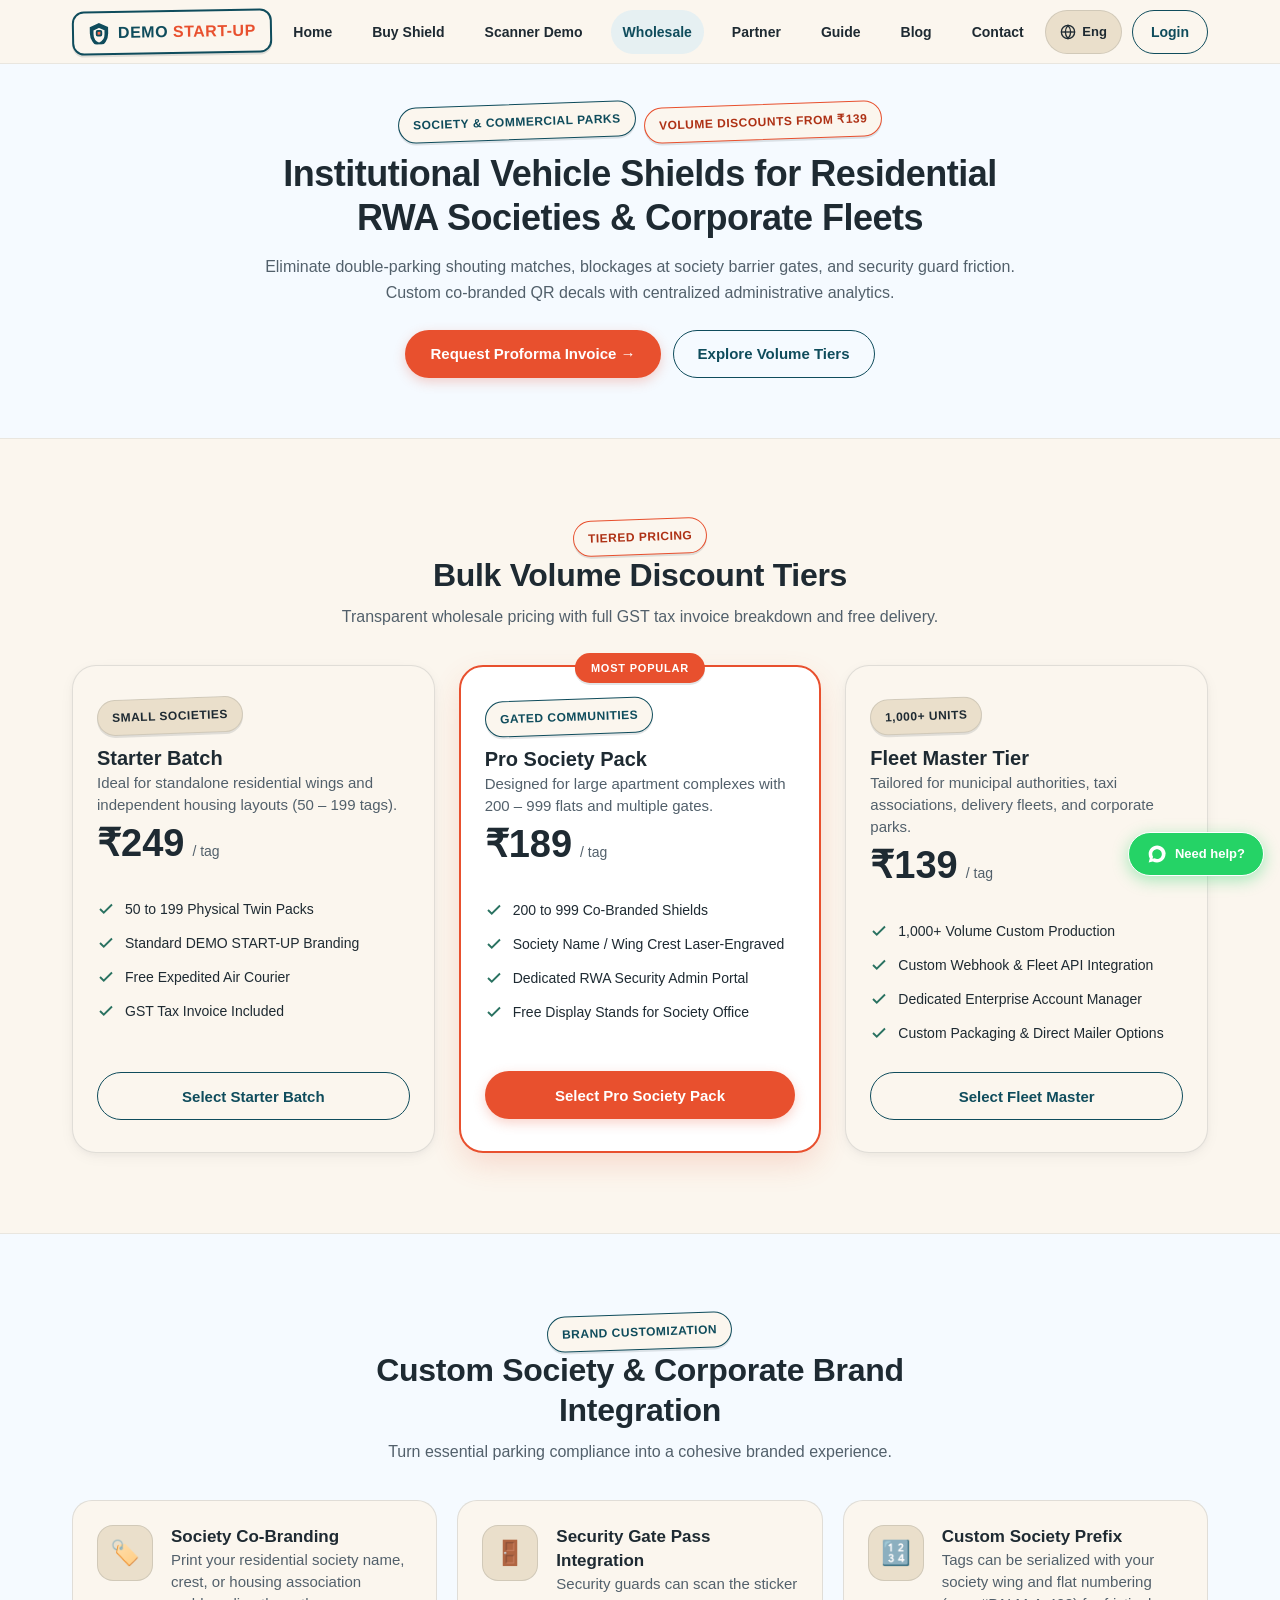
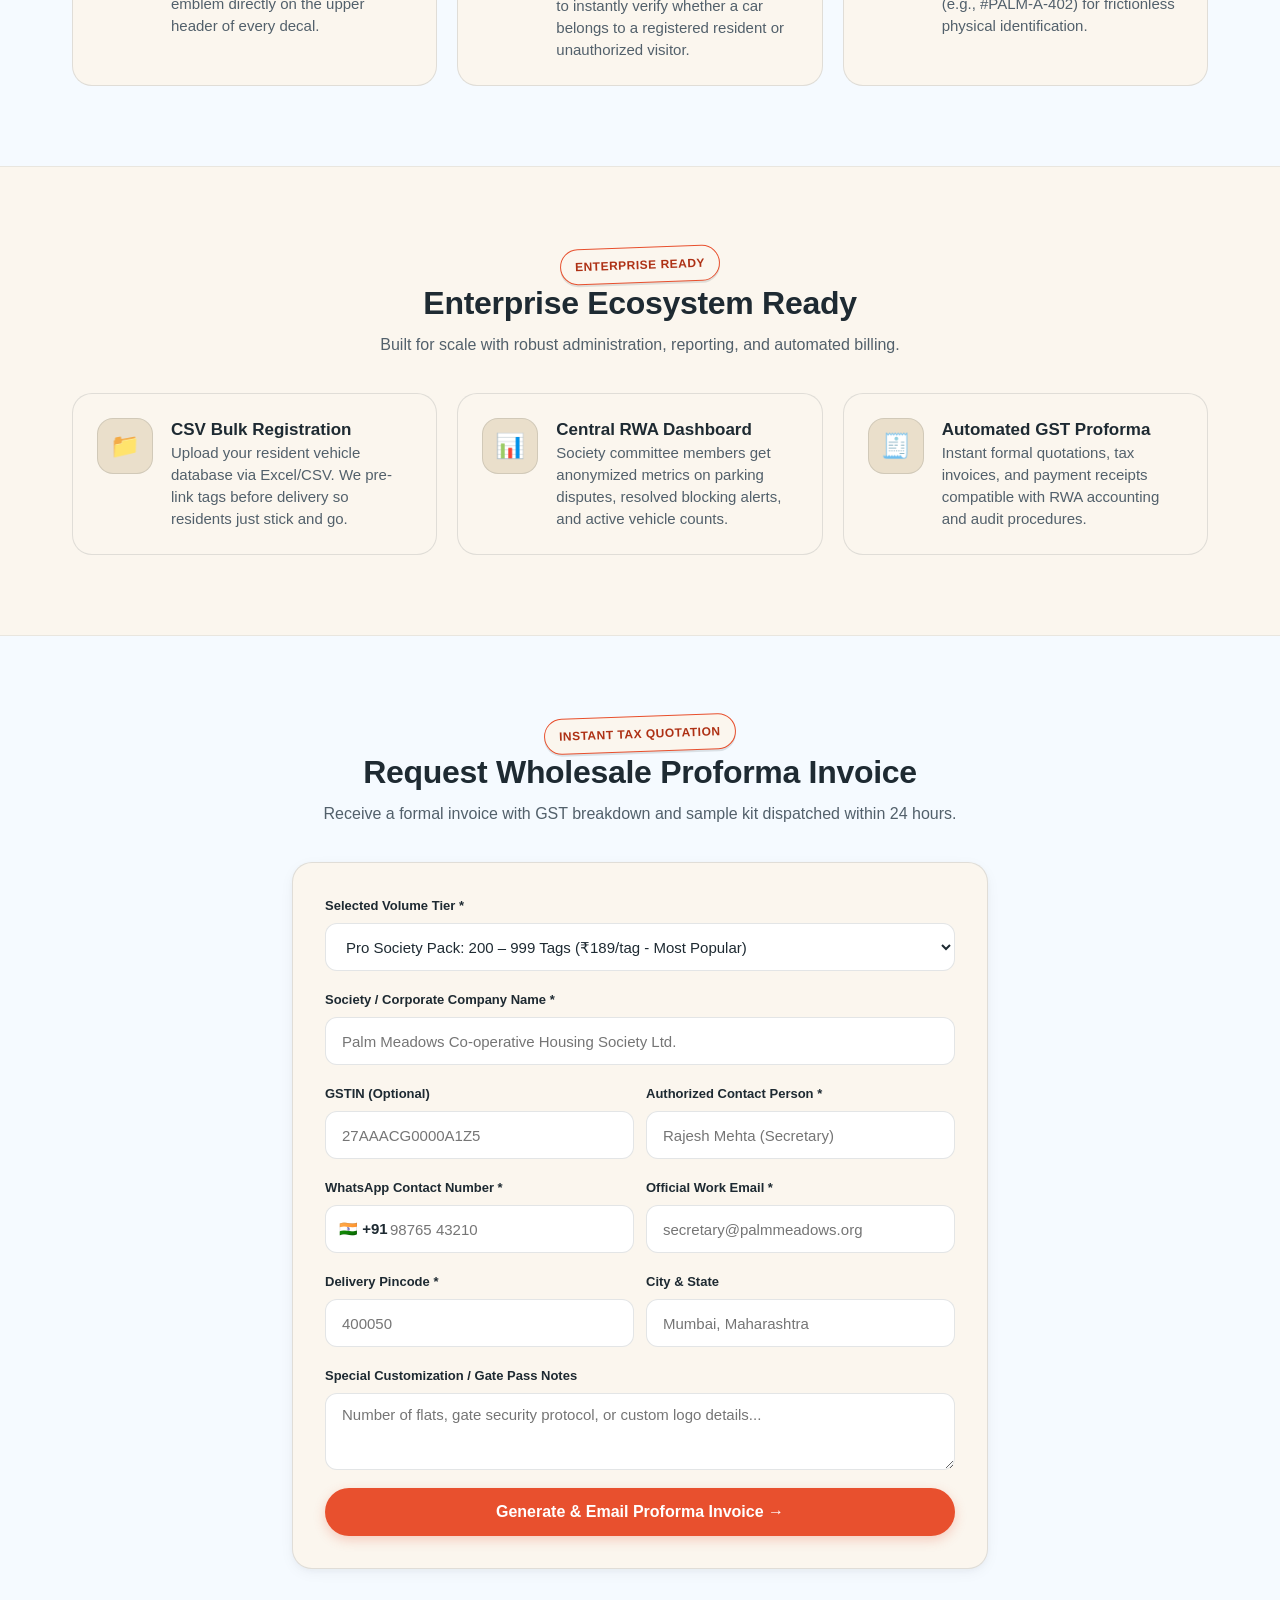
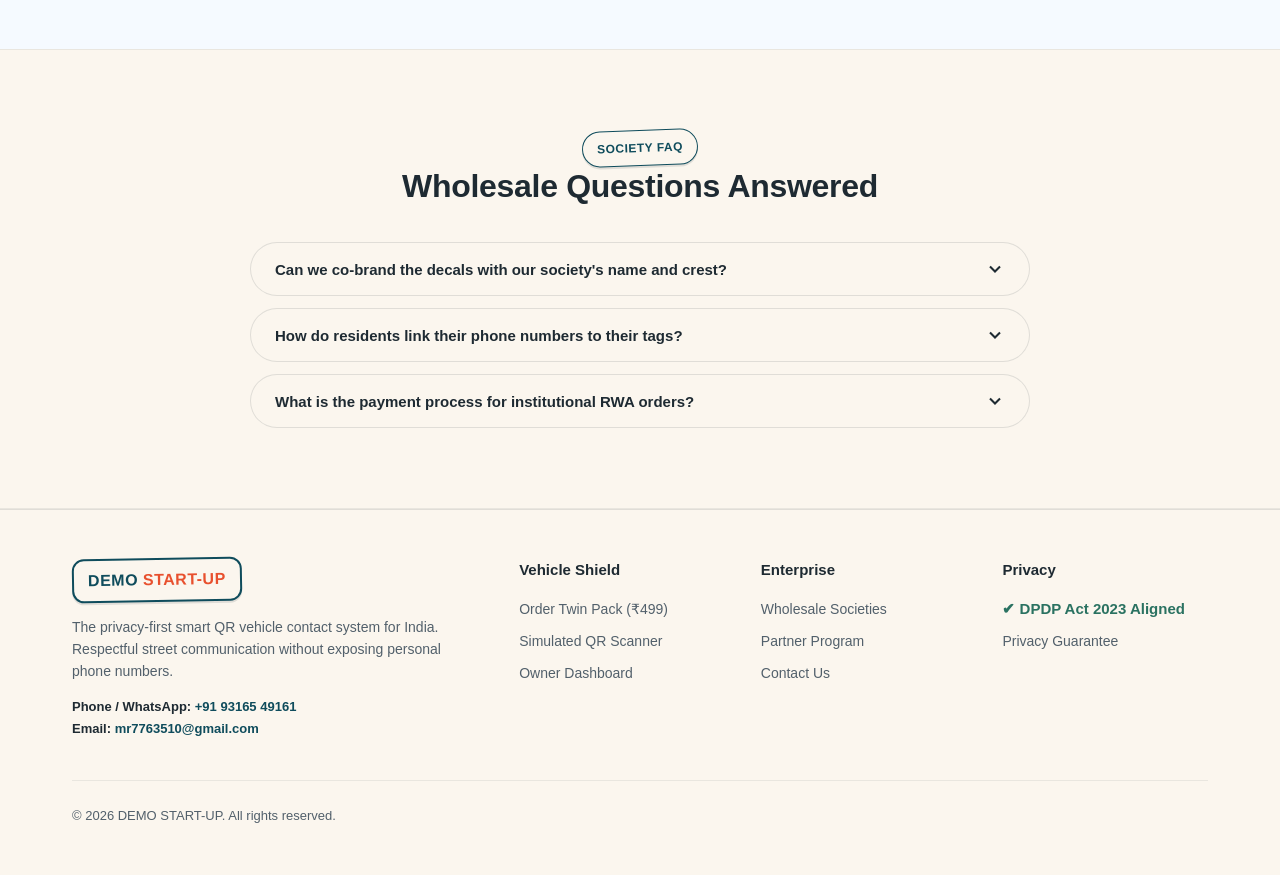
<file: wholesale.html>
<!DOCTYPE html>
<html lang="en">
<head>
  <meta charset="UTF-8">
  <meta name="viewport" content="width=device-width, initial-scale=1.0">
  <title>Wholesale & Society Bulk Portal • DEMO START-UP</title>
  <meta name="description" content="Order smart QR vehicle stickers in bulk for residential societies, commercial corporate parks, and fleet managers. Volume tiers from ₹139/tag.">
  <link rel="stylesheet" href="css/styles.css">
</head>
<body>

  <!-- Top Sticky Header -->
  <header class="site-header" id="site-header">
    <div class="container header-container">
      <a href="index.html" class="brand-logo-link" aria-label="DEMO START-UP Home">
        <div class="brand-badge">
          <svg class="shield-glyph" viewBox="0 0 24 24" fill="none" stroke="currentColor" stroke-width="2">
            <path d="M12 2L3 6v6c0 6.5 4 12 9 14 5-2 9-7.5 9-14V6l-9-4z" fill="#0F4C5C"/>
            <path d="M12 5L5 8.2v4.8c0 4.8 3 8.9 7 10.4 4-1.5 7-5.6 7-10.4V8.2L12 5z" fill="#FBF6EE"/>
            <rect x="9.5" y="9.5" width="5" height="5" fill="#FF6B4A" rx="1"/>
          </svg>
          <span class="brand-text">DEMO <span>START-UP</span></span>
        </div>
      </a>

      <!-- Desktop Nav -->
      <nav aria-label="Main Navigation">
        <ul class="nav-links">
          <li><a href="index.html" class="nav-link" data-i18n="nav_home">Home</a></li>
          <li><a href="buy.html" class="nav-link" data-i18n="nav_buy">Buy Shield</a></li>
          <li><a href="scan.html" class="nav-link" data-i18n="nav_scanner">Scanner Demo</a></li>
          <li><a href="wholesale.html" class="nav-link active" data-i18n="nav_wholesale">Wholesale</a></li>
          <li><a href="partner.html" class="nav-link" data-i18n="nav_partner">Partner</a></li>
          <li><a href="guide.html" class="nav-link" data-i18n="nav_guide">Guide</a></li>
          <li><a href="blog.html" class="nav-link" data-i18n="nav_blog">Blog</a></li>
          <li><a href="contact.html" class="nav-link" data-i18n="nav_contact">Contact</a></li>
        </ul>
      </nav>

      <!-- Header Actions -->
      <div class="header-actions">
        <button type="button" class="lang-pill-btn" id="lang-sheet-trigger" aria-label="Select Language">
          <svg width="16" height="16" viewBox="0 0 24 24" fill="none" stroke="currentColor" stroke-width="2">
            <circle cx="12" cy="12" r="10"></circle>
            <line x1="2" y1="12" x2="22" y2="12"></line>
            <path d="M12 2a15.3 15.3 0 0 1 4 10 15.3 15.3 0 0 1-4 10 15.3 15.3 0 0 1-4-10 15.3 15.3 0 0 1 4-10z"></path>
          </svg>
          <span id="current-lang-text">Eng</span>
        </button>

        <a href="login.html" class="btn btn-outline btn-sm header-login-btn" data-i18n="nav_login">Login</a>

        <button type="button" class="mobile-menu-toggle" id="mobile-menu-toggle" aria-label="Open Navigation Menu">
          <svg width="22" height="22" viewBox="0 0 24 24" fill="none" stroke="currentColor" stroke-width="2">
            <line x1="3" y1="12" x2="21" y2="12"></line>
            <line x1="3" y1="6" x2="21" y2="6"></line>
            <line x1="3" y1="18" x2="21" y2="18"></line>
          </svg>
        </button>
      </div>
    </div>
  </header>

  <!-- Mobile Slide-in Drawer -->
  <div class="mobile-nav-drawer" id="mobile-nav-drawer" role="dialog" aria-modal="true" aria-label="Mobile Navigation">
    <div class="drawer-content">
      <div class="drawer-header">
        <div class="brand-badge">
          <span class="brand-text">DEMO <span>START-UP</span></span>
        </div>
        <button type="button" id="close-drawer-btn" aria-label="Close Navigation" style="background:none; border:none; color:var(--text); font-size:22px; cursor:pointer;">&times;</button>
      </div>
      <ul class="drawer-links">
        <li><a href="index.html" class="drawer-link"><span>🏠</span> Home</a></li>
        <li><a href="buy.html" class="drawer-link"><span>🛡️</span> Buy Vehicle Shield</a></li>
        <li><a href="scan.html" class="drawer-link"><span>📱</span> Scanner Demo</a></li>
        <li><a href="dashboard.html" class="drawer-link"><span>📊</span> Owner Dashboard</a></li>
        <li><a href="wholesale.html" class="drawer-link active"><span>🏢</span> Wholesale & Societies</a></li>
        <li><a href="partner.html" class="drawer-link"><span>🤝</span> Partner Program</a></li>
        <li><a href="guide.html" class="drawer-link"><span>📖</span> User Guide & Care</a></li>
        <li><a href="blog.html" class="drawer-link"><span>✍️</span> Blog & Insights</a></li>
        <li><a href="contact.html" class="drawer-link"><span>📞</span> Contact Support</a></li>
      </ul>
      <div style="margin-top:auto; display:flex; flex-direction:column; gap:10px;">
        <a href="login.html" class="btn btn-outline btn-block">Owner Login</a>
        <a href="buy.html" class="btn btn-cta btn-block">Get Shield • ₹499</a>
      </div>
    </div>
  </div>

  <!-- Language Selection Bottom Sheet -->
  <div class="bottom-sheet-backdrop" id="lang-bottom-sheet" role="dialog" aria-modal="true" aria-label="Choose Language">
    <div class="bottom-sheet">
      <div class="sheet-handle"></div>
      <div class="sheet-header">
        <h3 style="font-size:18px;">Choose Language</h3>
        <button type="button" id="close-lang-sheet" style="font-size:20px; color:var(--text-muted); cursor:pointer;">&times;</button>
      </div>
      <div class="language-options-grid">
        <button type="button" class="lang-option-btn selected" data-lang="en">
          <div><div class="lang-title">English</div><div class="lang-sub">Default Interface</div></div>
          <span>✔</span>
        </button>
        <button type="button" class="lang-option-btn" data-lang="hi">
          <div><div class="lang-title">हिन्दी (Hindi)</div><div class="lang-sub">भारतीय भाषाओं में अलर्ट</div></div>
          <span>✔</span>
        </button>
        <button type="button" class="lang-option-btn" data-lang="gu">
          <div><div class="lang-title">ગુજરાતી (Gujarati)</div><div class="lang-sub">સ્થાનિક ભાષા સપોર્ટ</div></div>
          <span>✔</span>
        </button>
        <button type="button" class="lang-option-btn" data-lang="ta">
          <div><div class="lang-title">தமிழ் (Tamil)</div><div class="lang-sub">பிராந்திய மொழி ஆதரவு</div></div>
          <span>✔</span>
        </button>
      </div>
    </div>
  </div>

  <main>
    <!-- HERO SECTION -->
    <section class="hero-section">
      <div class="container">
        <div style="text-align:center; max-width:800px; margin:0 auto;">
          <div style="display:flex; justify-content:center; gap:8px; margin-bottom:12px;">
            <span class="sticker-badge badge-teal">Society & Commercial Parks</span>
            <span class="sticker-badge badge-coral">Volume Discounts From ₹139</span>
          </div>
          <h1 style="font-size:36px; line-height:44px; margin-bottom:14px;">
            Institutional Vehicle Shields for Residential RWA Societies & Corporate Fleets
          </h1>
          <p style="font-size:16px; line-height:26px; color:var(--text-muted); margin-bottom:24px;">
            Eliminate double-parking shouting matches, blockages at society barrier gates, and security guard friction. Custom co-branded QR decals with centralized administrative analytics.
          </p>
          <div style="display:flex; justify-content:center; gap:12px; flex-wrap:wrap;">
            <a href="#invoice-form-section" class="btn btn-cta">Request Proforma Invoice &rarr;</a>
            <a href="#volume-tiers-section" class="btn btn-outline">Explore Volume Tiers</a>
          </div>
        </div>
      </div>
    </section>

    <!-- VOLUME TIERS SECTION -->
    <section class="section section-cream" id="volume-tiers-section">
      <div class="container">
        <div class="section-header">
          <span class="sticker-badge badge-coral">Tiered Pricing</span>
          <h2>Bulk Volume Discount Tiers</h2>
          <p>Transparent wholesale pricing with full GST tax invoice breakdown and free delivery.</p>
        </div>

        <div class="pricing-grid">
          <!-- Tier 1: Starter Batch -->
          <div class="wholesale-tier-card pricing-card" data-tier="starter" style="cursor:pointer;">
            <span class="sticker-badge badge-sand" style="align-self:flex-start;">Small Societies</span>
            <h3 style="margin-top:10px;">Starter Batch</h3>
            <p>Ideal for standalone residential wings and independent housing layouts (50 – 199 tags).</p>
            <div class="price-display">
              <span class="price-amount">₹249</span>
              <span style="font-size:14px; color:var(--text-muted);">/ tag</span>
            </div>
            <ul class="price-features-list">
              <li>
                <svg viewBox="0 0 24 24" fill="none" stroke="currentColor" stroke-width="2.5"><polyline points="20 6 9 17 4 12"></polyline></svg>
                50 to 199 Physical Twin Packs
              </li>
              <li>
                <svg viewBox="0 0 24 24" fill="none" stroke="currentColor" stroke-width="2.5"><polyline points="20 6 9 17 4 12"></polyline></svg>
                Standard DEMO START-UP Branding
              </li>
              <li>
                <svg viewBox="0 0 24 24" fill="none" stroke="currentColor" stroke-width="2.5"><polyline points="20 6 9 17 4 12"></polyline></svg>
                Free Expedited Air Courier
              </li>
              <li>
                <svg viewBox="0 0 24 24" fill="none" stroke="currentColor" stroke-width="2.5"><polyline points="20 6 9 17 4 12"></polyline></svg>
                GST Tax Invoice Included
              </li>
            </ul>
            <button type="button" class="btn btn-outline btn-block">Select Starter Batch</button>
          </div>

          <!-- Tier 2: Pro Society Pack (Most Popular) -->
          <div class="wholesale-tier-card pricing-card featured selected" data-tier="society" style="cursor:pointer;">
            <span class="popular-ribbon">Most Popular</span>
            <span class="sticker-badge badge-teal" style="align-self:flex-start;">Gated Communities</span>
            <h3 style="margin-top:10px;">Pro Society Pack</h3>
            <p>Designed for large apartment complexes with 200 – 999 flats and multiple gates.</p>
            <div class="price-display">
              <span class="price-amount">₹189</span>
              <span style="font-size:14px; color:var(--text-muted);">/ tag</span>
            </div>
            <ul class="price-features-list">
              <li>
                <svg viewBox="0 0 24 24" fill="none" stroke="currentColor" stroke-width="2.5"><polyline points="20 6 9 17 4 12"></polyline></svg>
                200 to 999 Co-Branded Shields
              </li>
              <li>
                <svg viewBox="0 0 24 24" fill="none" stroke="currentColor" stroke-width="2.5"><polyline points="20 6 9 17 4 12"></polyline></svg>
                Society Name / Wing Crest Laser-Engraved
              </li>
              <li>
                <svg viewBox="0 0 24 24" fill="none" stroke="currentColor" stroke-width="2.5"><polyline points="20 6 9 17 4 12"></polyline></svg>
                Dedicated RWA Security Admin Portal
              </li>
              <li>
                <svg viewBox="0 0 24 24" fill="none" stroke="currentColor" stroke-width="2.5"><polyline points="20 6 9 17 4 12"></polyline></svg>
                Free Display Stands for Society Office
              </li>
            </ul>
            <button type="button" class="btn btn-cta btn-block">Select Pro Society Pack</button>
          </div>

          <!-- Tier 3: Fleet Master / District Rights -->
          <div class="wholesale-tier-card pricing-card" data-tier="fleet" style="cursor:pointer;">
            <span class="sticker-badge badge-sand" style="align-self:flex-start;">1,000+ Units</span>
            <h3 style="margin-top:10px;">Fleet Master Tier</h3>
            <p>Tailored for municipal authorities, taxi associations, delivery fleets, and corporate parks.</p>
            <div class="price-display">
              <span class="price-amount">₹139</span>
              <span style="font-size:14px; color:var(--text-muted);">/ tag</span>
            </div>
            <ul class="price-features-list">
              <li>
                <svg viewBox="0 0 24 24" fill="none" stroke="currentColor" stroke-width="2.5"><polyline points="20 6 9 17 4 12"></polyline></svg>
                1,000+ Volume Custom Production
              </li>
              <li>
                <svg viewBox="0 0 24 24" fill="none" stroke="currentColor" stroke-width="2.5"><polyline points="20 6 9 17 4 12"></polyline></svg>
                Custom Webhook & Fleet API Integration
              </li>
              <li>
                <svg viewBox="0 0 24 24" fill="none" stroke="currentColor" stroke-width="2.5"><polyline points="20 6 9 17 4 12"></polyline></svg>
                Dedicated Enterprise Account Manager
              </li>
              <li>
                <svg viewBox="0 0 24 24" fill="none" stroke="currentColor" stroke-width="2.5"><polyline points="20 6 9 17 4 12"></polyline></svg>
                Custom Packaging & Direct Mailer Options
              </li>
            </ul>
            <button type="button" class="btn btn-outline btn-block">Select Fleet Master</button>
          </div>
        </div>
      </div>
    </section>

    <!-- CUSTOM SOCIETY & BRAND INTEGRATION -->
    <section class="section">
      <div class="container">
        <div class="section-header">
          <span class="sticker-badge badge-teal">Brand Customization</span>
          <h2>Custom Society & Corporate Brand Integration</h2>
          <p>Turn essential parking compliance into a cohesive branded experience.</p>
        </div>

        <div class="features-grid">
          <div class="feature-card">
            <div class="feature-icon-box"><span style="font-size:24px;">🏷️</span></div>
            <div>
              <h4>Society Co-Branding</h4>
              <p>Print your residential society name, crest, or housing association emblem directly on the upper header of every decal.</p>
            </div>
          </div>

          <div class="feature-card">
            <div class="feature-icon-box"><span style="font-size:24px;">🚪</span></div>
            <div>
              <h4>Security Gate Pass Integration</h4>
              <p>Security guards can scan the sticker to instantly verify whether a car belongs to a registered resident or unauthorized visitor.</p>
            </div>
          </div>

          <div class="feature-card">
            <div class="feature-icon-box"><span style="font-size:24px;">🔢</span></div>
            <div>
              <h4>Custom Society Prefix</h4>
              <p>Tags can be serialized with your society wing and flat numbering (e.g., #PALM-A-402) for frictionless physical identification.</p>
            </div>
          </div>
        </div>
      </div>
    </section>

    <!-- ENTERPRISE ECOSYSTEM READY -->
    <section class="section section-cream">
      <div class="container">
        <div class="section-header">
          <span class="sticker-badge badge-coral">Enterprise Ready</span>
          <h2>Enterprise Ecosystem Ready</h2>
          <p>Built for scale with robust administration, reporting, and automated billing.</p>
        </div>

        <div class="features-grid">
          <div class="feature-card">
            <div class="feature-icon-box"><span style="font-size:24px;">📁</span></div>
            <div>
              <h4>CSV Bulk Registration</h4>
              <p>Upload your resident vehicle database via Excel/CSV. We pre-link tags before delivery so residents just stick and go.</p>
            </div>
          </div>

          <div class="feature-card">
            <div class="feature-icon-box"><span style="font-size:24px;">📊</span></div>
            <div>
              <h4>Central RWA Dashboard</h4>
              <p>Society committee members get anonymized metrics on parking disputes, resolved blocking alerts, and active vehicle counts.</p>
            </div>
          </div>

          <div class="feature-card">
            <div class="feature-icon-box"><span style="font-size:24px;">🧾</span></div>
            <div>
              <h4>Automated GST Proforma</h4>
              <p>Instant formal quotations, tax invoices, and payment receipts compatible with RWA accounting and audit procedures.</p>
            </div>
          </div>
        </div>
      </div>
    </section>

    <!-- REQUEST WHOLESALE PROFORMA INVOICE FORM -->
    <section class="section" id="invoice-form-section">
      <div class="container" style="max-width:760px;">
        <div class="section-header">
          <span class="sticker-badge badge-coral">Instant Tax Quotation</span>
          <h2>Request Wholesale Proforma Invoice</h2>
          <p>Receive a formal invoice with GST breakdown and sample kit dispatched within 24 hours.</p>
        </div>

        <div class="card card-cream" style="border:1.5px solid var(--border-card); padding:32px;">
          <form id="wholesale-inquiry-form">
            <!-- Volume Tier Dropdown -->
            <div class="form-group">
              <label for="wholesale-tier-select" class="form-label"><span>Selected Volume Tier *</span></label>
              <select id="wholesale-tier-select" class="form-control" required>
                <option value="starter">Starter Batch: 50 – 199 Tags (₹249/tag)</option>
                <option value="society" selected>Pro Society Pack: 200 – 999 Tags (₹189/tag - Most Popular)</option>
                <option value="fleet">Fleet Master: 1,000+ Tags (₹139/tag)</option>
              </select>
            </div>

            <!-- Society / Company Name -->
            <div class="form-group">
              <label for="ws-company" class="form-label"><span>Society / Corporate Company Name *</span></label>
              <input type="text" id="ws-company" class="form-control" placeholder="Palm Meadows Co-operative Housing Society Ltd." required>
            </div>

            <!-- GSTIN & Contact Person -->
            <div style="display:grid; grid-template-columns:1fr 1fr; gap:12px;">
              <div class="form-group">
                <label for="ws-gstin" class="form-label"><span>GSTIN (Optional)</span></label>
                <input type="text" id="ws-gstin" class="form-control" placeholder="27AAACG0000A1Z5" style="text-transform:uppercase;">
              </div>
              <div class="form-group">
                <label for="ws-person" class="form-label"><span>Authorized Contact Person *</span></label>
                <input type="text" id="ws-person" class="form-control" placeholder="Rajesh Mehta (Secretary)" required>
              </div>
            </div>

            <!-- WhatsApp & Email -->
            <div style="display:grid; grid-template-columns:1fr 1fr; gap:12px;">
              <div class="form-group">
                <label for="ws-phone" class="form-label"><span>WhatsApp Contact Number *</span></label>
                <div class="phone-input-group">
                  <span class="phone-prefix">🇮🇳 +91</span>
                  <input type="tel" id="ws-phone" class="form-control" placeholder="98765 43210" maxlength="10" required>
                </div>
              </div>
              <div class="form-group">
                <label for="ws-email" class="form-label"><span>Official Work Email *</span></label>
                <input type="email" id="ws-email" class="form-control" placeholder="secretary@palmmeadows.org" required>
              </div>
            </div>

            <!-- Pincode and City/State -->
            <div style="display:grid; grid-template-columns:1fr 1fr; gap:12px;">
              <div class="form-group">
                <label for="ws-pincode" class="form-label"><span>Delivery Pincode *</span></label>
                <input type="text" id="ws-pincode" class="form-control" placeholder="400050" maxlength="6" required>
              </div>
              <div class="form-group">
                <label for="ws-city" class="form-label"><span>City & State</span></label>
                <input type="text" id="ws-city" class="form-control" placeholder="Mumbai, Maharashtra">
              </div>
            </div>

            <!-- Special Requirements -->
            <div class="form-group">
              <label for="ws-notes" class="form-label"><span>Special Customization / Gate Pass Notes</span></label>
              <textarea id="ws-notes" class="form-control" rows="3" placeholder="Number of flats, gate security protocol, or custom logo details..."></textarea>
            </div>

            <button type="submit" class="btn btn-cta btn-block" style="padding:14px; font-size:16px;">
              Generate & Email Proforma Invoice &rarr;
            </button>
          </form>

          <!-- SUCCESS STATE -->
          <div id="wholesale-success-state" style="display:none; text-align:center; padding:20px 0;">
            <div style="width:64px; height:64px; border-radius:50%; background:var(--success-light); color:var(--success); display:flex; align-items:center; justify-content:center; margin:0 auto 16px auto; font-size:28px;">
              ✔
            </div>
            <h3 style="color:var(--success); margin-bottom:8px;">Proforma Invoice Generated!</h3>
            <p style="font-size:15px; color:var(--text); max-width:480px; margin:0 auto 20px auto;">
              The official quotation and payment wire instructions have been emailed to your address. A complimentary sample kit is also queued for dispatch.
            </p>
            <div style="background:#fff; border:1px solid var(--border-card); padding:16px; border-radius:var(--radius-md); max-width:420px; margin:0 auto; font-size:13px; text-align:left;">
              <strong>Direct Institutional Desk:</strong><br>
              Phone / WhatsApp: <a href="tel:+919316549161">+91 93165 49161</a><br>
              Email: <a href="mailto:mr7763510@gmail.com">mr7763510@gmail.com</a>
            </div>
            <button type="button" class="btn btn-sand btn-sm" id="btn-reset-wholesale-form" style="margin-top:16px;">Request Another Proforma Invoice</button>
          </div>
        </div>
      </div>
    </section>

    <!-- FAQ SECTION -->
    <section class="section section-cream">
      <div class="container">
        <div class="section-header">
          <span class="sticker-badge badge-teal">Society FAQ</span>
          <h2>Wholesale Questions Answered</h2>
        </div>

        <div class="faq-accordion-list">
          <div class="faq-item">
            <button type="button" class="faq-trigger" aria-expanded="false">
              <span>Can we co-brand the decals with our society's name and crest?</span>
              <svg class="faq-icon-chevron" viewBox="0 0 24 24" fill="none" stroke="currentColor" stroke-width="2.5"><polyline points="6 9 12 15 18 9"></polyline></svg>
            </button>
            <div class="faq-content">
              <p>Yes. For orders of 200+ units (Pro Society Pack), custom laser-printing of your residential society name or company crest is included at zero extra charge.</p>
            </div>
          </div>

          <div class="faq-item">
            <button type="button" class="faq-trigger" aria-expanded="false">
              <span>How do residents link their phone numbers to their tags?</span>
              <svg class="faq-icon-chevron" viewBox="0 0 24 24" fill="none" stroke="currentColor" stroke-width="2.5"><polyline points="6 9 12 15 18 9"></polyline></svg>
            </button>
            <div class="faq-content">
              <p>Residents simply scan the physical tag with their camera upon receiving it, enter their mobile number, and verify with a 6-digit WhatsApp OTP in 30 seconds. Alternatively, we can pre-link via your master CSV register.</p>
            </div>
          </div>

          <div class="faq-item">
            <button type="button" class="faq-trigger" aria-expanded="false">
              <span>What is the payment process for institutional RWA orders?</span>
              <svg class="faq-icon-chevron" viewBox="0 0 24 24" fill="none" stroke="currentColor" stroke-width="2.5"><polyline points="6 9 12 15 18 9"></polyline></svg>
            </button>
            <div class="faq-content">
              <p>We issue a formal Proforma Tax Invoice with full GSTIN details. Societies can settle via official bank NEFT/RTGS transfer or cheque, followed by immediate tax receipt generation.</p>
            </div>
          </div>
        </div>
      </div>
    </section>
  </main>

  <!-- Global Footer -->
  <footer class="site-footer" id="site-footer">
    <div class="container">
      <div class="footer-grid">
        <div class="footer-brand-col">
          <div class="brand-badge" style="align-self:flex-start;">
            <span class="brand-text">DEMO <span>START-UP</span></span>
          </div>
          <p>The privacy-first smart QR vehicle contact system for India. Respectful street communication without exposing personal phone numbers.</p>
          <div style="font-size:13px; color:var(--text); font-weight:700;">
            Phone / WhatsApp: <a href="tel:+919316549161">+91 93165 49161</a><br>
            Email: <a href="mailto:mr7763510@gmail.com">mr7763510@gmail.com</a>
          </div>
        </div>

        <div class="footer-nav-col">
          <h4>Vehicle Shield</h4>
          <ul class="footer-links-list">
            <li><a href="buy.html">Order Twin Pack (₹499)</a></li>
            <li><a href="scan.html">Simulated QR Scanner</a></li>
            <li><a href="dashboard.html">Owner Dashboard</a></li>
          </ul>
        </div>

        <div class="footer-nav-col">
          <h4>Enterprise</h4>
          <ul class="footer-links-list">
            <li><a href="wholesale.html">Wholesale Societies</a></li>
            <li><a href="partner.html">Partner Program</a></li>
            <li><a href="contact.html">Contact Us</a></li>
          </ul>
        </div>

        <div class="footer-nav-col">
          <h4>Privacy</h4>
          <ul class="footer-links-list">
            <li><span class="status-check">✔ DPDP Act 2023 Aligned</span></li>
            <li><a href="guide.html">Privacy Guarantee</a></li>
          </ul>
        </div>
      </div>

      <div class="footer-bottom">
        <div>&copy; 2026 DEMO START-UP. All rights reserved.</div>
      </div>
    </div>
  </footer>

  <!-- Floating WhatsApp Chip -->
  <a href="https://wa.me/919316549161" class="floating-whatsapp-chip" target="_blank" rel="noopener noreferrer" aria-label="Chat with Support on WhatsApp">
    <svg viewBox="0 0 24 24"><path d="M12.031 6.172c-3.181 0-5.767 2.586-5.768 5.766-.001 1.298.38 2.27 1.019 3.287l-.711 2.598 2.664-.698c.969.581 1.761.819 2.796.819 3.18 0 5.767-2.587 5.767-5.766.001-3.182-2.585-5.766-5.767-5.766zm10.17 5.766c0 5.631-4.57 10.201-10.201 10.201-1.787 0-3.483-.464-4.965-1.278l-5.035 1.319 1.344-4.912c-.89-1.533-1.344-3.287-1.344-5.33 0-5.631 4.57-10.201 10.201-10.201 5.631 0 10.2 4.57 10.2 10.201z"/></svg>
    <span data-i18n="need_help">Need help?</span>
  </a>

  <!-- Mobile Bottom Tab Bar -->
  <nav class="mobile-tab-bar" aria-label="Mobile Bottom Bar">
    <a href="partner.html" class="mobile-tab-item">
      <svg viewBox="0 0 24 24" fill="none" stroke="currentColor" stroke-width="2"><path d="M17 21v-2a4 4 0 0 0-4-4H5a4 4 0 0 0-4 4v2"></path><circle cx="9" cy="7" r="4"></circle><path d="M23 21v-2a4 4 0 0 0-3-3.87"></path><path d="M16 3.13a4 4 0 0 1 0 7.75"></path></svg>
      <span>Partner</span>
    </a>
    <a href="wholesale.html" class="mobile-tab-item active">
      <svg viewBox="0 0 24 24" fill="none" stroke="currentColor" stroke-width="2"><rect x="2" y="7" width="20" height="14" rx="2" ry="2"></rect><path d="M16 21V5a2 2 0 0 0-2-2h-4a2 2 0 0 0-2 2v16"></path></svg>
      <span>Wholesale</span>
    </a>
    <a href="blog.html" class="mobile-tab-item">
      <svg viewBox="0 0 24 24" fill="none" stroke="currentColor" stroke-width="2"><path d="M4 19.5A2.5 2.5 0 0 1 6.5 17H20"></path><path d="M6.5 2H20v20H6.5A2.5 2.5 0 0 1 4 19.5v-15A2.5 2.5 0 0 1 6.5 2z"></path></svg>
      <span>Stories</span>
    </a>
    <a href="buy.html" class="mobile-tab-item">
      <svg viewBox="0 0 24 24" fill="none" stroke="currentColor" stroke-width="2"><circle cx="9" cy="21" r="1"></circle><circle cx="20" cy="21" r="1"></circle><path d="M1 1h4l2.68 13.39a2 2 0 0 0 2 1.61h9.72a2 2 0 0 0 2-1.61L23 6H6"></path></svg>
      <span>Orders</span>
    </a>
    <a href="dashboard.html" class="mobile-tab-item">
      <svg viewBox="0 0 24 24" fill="none" stroke="currentColor" stroke-width="2"><rect x="3" y="3" width="7" height="7"></rect><rect x="14" y="3" width="7" height="7"></rect><rect x="14" y="14" width="7" height="7"></rect><rect x="3" y="14" width="7" height="7"></rect></svg>
      <span>Dashboard</span>
    </a>
  </nav>

  <script src="js/main.js"></script>
  <script src="js/wholesale.js"></script>
</body>
</html>
</file>
<file: css/styles.css>
/* ========================================================================== 
   DEMO START-UP - DESIGN SYSTEM: "KINETIC SEAL"
   Smart QR Vehicle Contact Stickers for India
   ========================================================================== */

/* Dark mode styles */
.dark-mode {
  --bg-page: #181A20;
  --bg-cream: #23242B;
  --bg-ivory: #23242B;
  --bg-sand: #23242B;
  --bg-white: #23242B;
  --text: #F5FAFF;
  --text-muted: #B0B8C1;
  --text-light: #A0A8B8;
  --border-subtle: rgba(245, 250, 255, 0.08);
  --border-card: rgba(245, 250, 255, 0.12);
  background: var(--bg-page) !important;
  color: var(--text) !important;
}
body.dark-mode, .dark-mode body {
  background: var(--bg-page) !important;
  color: var(--text) !important;
}
.dark-mode .site-header, .dark-mode .container, .dark-mode .header-container, .dark-mode .brand-badge, .dark-mode .nav-links, .dark-mode .drawer-content {
  background: var(--bg-cream) !important;
  color: var(--text) !important;
}
.dark-mode .btn, .dark-mode .btn-outline {
  background: #23242B;
  color: #F5FAFF;
  border-color: var(--border-card);
}
.dark-mode .btn-cta {
  background: var(--cta);
  color: #fff;
}


@import url('https://fonts.googleapis.com/css2?family=DM+Sans:ital,opsz,wght@0,9..40,400;0,9..40,500;0,9..40,600;0,9..40,700;1,9..40,400;1,9..40,600&family=Sora:wght@400;500;600;700;800&display=swap');

:root {
  /* Colours (Strict adherence to Kinetic Seal) */
  --primary: #0F4C5C;
  --primary-dark: #003441;
  --primary-light: #E6F0F2;
  --cta: #E8502E;              /* High-contrast coral (meets WCAG 4.5:1 with white) */
  --cta-secondary: #AE3115;
  --cta-hover: #C93818;
  --success: #2A7261;
  --success-light: #EAF4F1;
  --text: #1E2A32;
  --text-muted: #52606B;       /* Enhanced for >= 4.5:1 contrast on cream backgrounds */
  --text-light: #6E7E8B;
  --sos: #D9383A;
  --sos-dark: #B31E20;
  --sos-light: #FDE8E8;

  /* Surfaces & Backgrounds */
  --bg-page: #F5FAFF;
  --bg-cream: #FBF6EE;
  --bg-ivory: #F5EDE0;
  --bg-sand: #EADFCB;
  --bg-white: #FFFFFF;

  /* Borders & Shadows */
  --border-subtle: rgba(30, 42, 50, 0.08);
  --border-card: rgba(30, 42, 50, 0.12);
  --border-teal: #0F4C5C;
  --border-coral: #E8502E;
  --border-sand: #DBCDB4;

  --shadow-sm: 0 2px 4px rgba(30, 42, 50, 0.05);
  --shadow-card: 0 4px 16px -2px rgba(30, 42, 50, 0.06), 0 2px 6px -1px rgba(30, 42, 50, 0.04);
  --shadow-hover: 0 8px 24px -4px rgba(30, 42, 50, 0.12);
  --shadow-sheet: 0 -8px 28px -4px rgba(30, 42, 50, 0.16);
  --shadow-micro: 0 2px 0 rgba(30, 42, 50, 0.12);
  --shadow-sticker: 0 2px 0 rgba(30, 42, 50, 0.14);

  /* Fonts */
  --font-display: 'Sora', -apple-system, BlinkMacSystemFont, 'Segoe UI', Roboto, sans-serif;
  --font-body: 'DM Sans', -apple-system, BlinkMacSystemFont, 'Segoe UI', Roboto, sans-serif;

  /* Border Radii */
  --radius-sm: 8px;
  --radius-md: 12px;
  --radius-card-sm: 16px;
  --radius-card: 20px;
  --radius-card-lg: 24px;
  --radius-pill: 9999px;

  /* Layout */
  --max-width: 1200px;
  --header-height: 64px;
  --bottom-bar-height: 64px;
}

/* Base Reset & Typography */
*, *::before, *::after {
  box-sizing: border-box;
  margin: 0;
  padding: 0;
}

html {
  font-size: 16px;
  scroll-behavior: smooth;
  -webkit-text-size-adjust: 100%;
}

body {
  font-family: var(--font-body);
  font-size: 15px;
  line-height: 22px;
  font-weight: 400;
  color: var(--text);
  background-color: var(--bg-page);
  min-height: 100vh;
  display: flex;
  flex-direction: column;
  position: relative;
  overflow-x: hidden;
}

/* Accessibility: Focus visible (Strict Requirement F) */
:focus-visible {
  outline: 2px solid var(--primary);
  outline-offset: 3px;
  border-radius: 4px;
}

a:focus-visible, button:focus-visible, input:focus-visible, select:focus-visible, textarea:focus-visible {
  outline: 2px solid var(--primary);
  outline-offset: 2px;
}

/* Reduced Motion (Strict Requirement F) */
@media (prefers-reduced-motion: reduce) {
  *, *::before, *::after {
    animation-duration: 0.01ms !important;
    animation-iteration-count: 1 !important;
    transition-duration: 0.01ms !important;
    scroll-behavior: auto !important;
  }
}

/* Headings */
h1, h2, h3, h4, h5, h6 {
  font-family: var(--font-display);
  color: var(--text);
  font-weight: 700;
  line-height: 1.25;
}

h1 {
  font-size: 32px;
  line-height: 40px;
  letter-spacing: -0.5px;
}

h2 {
  font-size: 24px;
  line-height: 32px;
  letter-spacing: -0.3px;
}

h3 {
  font-size: 20px;
  line-height: 28px;
}

h4 {
  font-size: 17px;
  line-height: 24px;
}

p {
  color: var(--text-muted);
  font-size: 15px;
  line-height: 22px;
}

a {
  color: var(--primary);
  text-decoration: none;
  transition: color 0.15s ease;
}

a:hover {
  color: var(--primary-dark);
}

img, svg {
  display: block;
  max-width: 100%;
}

button {
  font-family: var(--font-body);
  cursor: pointer;
  border: none;
  background: none;
  font-size: 15px;
  font-weight: 600;
  min-height: 44px;
  min-width: 44px;
  display: inline-flex;
  align-items: center;
  justify-content: center;
  transition: all 0.18s ease;
}

/* Layout Utilities */
.container {
  width: 100%;
  max-width: var(--max-width);
  margin-left: auto;
  margin-right: auto;
  padding-left: 16px;
  padding-right: 16px;
}

.section {
  padding: 48px 0;
}

.section-cream {
  background-color: var(--bg-cream);
  border-top: 1px solid var(--border-subtle);
  border-bottom: 1px solid var(--border-subtle);
}

.section-ivory {
  background-color: var(--bg-ivory);
  border-top: 1px solid var(--border-subtle);
  border-bottom: 1px solid var(--border-subtle);
}

.section-sand {
  background-color: var(--bg-sand);
}

.section-header {
  text-align: center;
  max-width: 680px;
  margin: 0 auto 36px auto;
}

.section-header h2 {
  margin-bottom: 10px;
  color: var(--text);
}

.section-header p {
  font-size: 16px;
  line-height: 24px;
  color: var(--text-muted);
}

/* Sticker Badges with Tilt & Micro-Shadow */
.sticker-badge {
  display: inline-flex;
  align-items: center;
  gap: 6px;
  padding: 6px 14px;
  border-radius: var(--radius-pill);
  font-family: var(--font-body);
  font-size: 12px;
  font-weight: 700;
  text-transform: uppercase;
  letter-spacing: 0.5px;
  border: 1.5px solid var(--border-card);
  box-shadow: var(--shadow-micro);
  white-space: nowrap;
  transform: rotate(-2deg);
  transition: transform 0.2s ease;
  min-height: 32px;
}

.sticker-badge:hover {
  transform: rotate(0deg) scale(1.02);
}

.sticker-badge.tilt-right {
  transform: rotate(2.5deg);
}

.sticker-badge.badge-teal {
  background-color: var(--bg-cream);
  color: var(--primary);
  border-color: var(--primary);
}

.sticker-badge.badge-coral {
  background-color: var(--bg-cream);
  color: var(--cta-secondary);
  border-color: var(--cta);
}

.sticker-badge.badge-success {
  background-color: var(--success-light);
  color: var(--success);
  border-color: var(--success);
}

.sticker-badge.badge-sand {
  background-color: var(--bg-sand);
  color: var(--text);
  border-color: var(--border-card);
}

/* Buttons and Pills (Tap target minimum 44px) */
.btn {
  display: inline-flex;
  align-items: center;
  justify-content: center;
  gap: 8px;
  padding: 12px 24px;
  border-radius: var(--radius-pill);
  font-family: var(--font-body);
  font-size: 15px;
  font-weight: 700;
  text-align: center;
  cursor: pointer;
  border: 1.5px solid transparent;
  transition: background-color 0.15s ease, transform 0.1s ease, box-shadow 0.15s ease;
  min-height: 48px;
  min-width: 44px;
}

.btn:active {
  transform: scale(0.98);
}

.btn-cta {
  background-color: var(--cta);
  color: #FFFFFF;
  box-shadow: 0 4px 12px rgba(232, 80, 46, 0.25);
}

.btn-cta:hover {
  background-color: var(--cta-hover);
  color: #FFFFFF;
  box-shadow: 0 6px 16px rgba(232, 80, 46, 0.35);
}

.btn-primary {
  background-color: var(--primary);
  color: #FFFFFF;
}

.btn-primary:hover {
  background-color: var(--primary-dark);
  color: #FFFFFF;
}

.btn-outline {
  background-color: transparent;
  color: var(--primary);
  border-color: var(--primary);
}

.btn-outline:hover {
  background-color: var(--primary-light);
  color: var(--primary-dark);
}

.btn-sand {
  background-color: var(--bg-sand);
  color: var(--text);
  border-color: var(--border-card);
}

.btn-sand:hover {
  background-color: var(--bg-ivory);
}

.btn-sos {
  background-color: var(--sos);
  color: #FFFFFF;
  font-weight: 700;
}

.btn-sos:hover {
  background-color: var(--sos-dark);
  color: #FFFFFF;
}

.btn-sm {
  min-height: 44px;
  padding: 8px 16px;
  font-size: 13px;
}

.btn-block {
  width: 100%;
}

/* Card System */
.card {
  background-color: var(--bg-ivory);
  border: 1px solid var(--border-card);
  border-radius: var(--radius-card);
  padding: 24px;
  box-shadow: var(--shadow-card);
  transition: transform 0.2s ease, box-shadow 0.2s ease;
}

.card:hover {
  box-shadow: var(--shadow-hover);
}

.card-cream {
  background-color: var(--bg-cream);
}

.card-white {
  background-color: var(--bg-white);
}

/* ==========================================================================
   HEADER & NAVIGATION
   ========================================================================== */
.site-header {
  position: sticky;
  top: 0;
  z-index: 1000;
  height: var(--header-height);
  background-color: rgba(251, 246, 238, 0.95);
  backdrop-filter: blur(10px);
  -webkit-backdrop-filter: blur(10px);
  border-bottom: 1px solid var(--border-subtle);
  display: flex;
  align-items: center;
}

.header-container {
  display: flex;
  align-items: center;
  justify-content: space-between;
  width: 100%;
}

.brand-logo-link {
  display: inline-flex;
  align-items: center;
  text-decoration: none;
}

.brand-badge {
  display: inline-flex;
  align-items: center;
  gap: 8px;
  padding: 6px 14px;
  background-color: var(--bg-cream);
  border: 2px solid var(--primary);
  border-radius: var(--radius-md);
  box-shadow: var(--shadow-micro);
  transform: rotate(-1deg);
  transition: transform 0.2s ease;
  min-height: 44px;
}

.brand-badge:hover {
  transform: rotate(0deg) scale(1.02);
}

.brand-badge .shield-glyph {
  width: 22px;
  height: 22px;
  color: var(--primary);
}

.brand-badge .brand-text {
  font-family: var(--font-display);
  font-size: 16px;
  font-weight: 800;
  letter-spacing: 0.5px;
  color: var(--primary);
}

.brand-badge .brand-text span {
  color: var(--cta);
}

/* Desktop Nav links */
.nav-links {
  display: none;
  align-items: center;
  gap: 16px;
  list-style: none;
}

.nav-link {
  font-family: var(--font-body);
  font-size: 14px;
  font-weight: 600;
  color: var(--text);
  padding: 8px 12px;
  border-radius: var(--radius-pill);
  transition: all 0.15s ease;
  min-height: 44px;
  display: inline-flex;
  align-items: center;
}

.nav-link:hover {
  color: var(--primary);
  background-color: var(--bg-sand);
}

.nav-link.active {
  color: var(--primary);
  background-color: var(--primary-light);
  font-weight: 700;
}

/* Header Action Right (Language + Login/CTA) */
.header-actions {
  display: flex;
  align-items: center;
  gap: 10px;
}

.lang-pill-btn {
  display: inline-flex;
  align-items: center;
  gap: 6px;
  padding: 8px 14px;
  background-color: var(--bg-sand);
  border: 1px solid var(--border-card);
  border-radius: var(--radius-pill);
  font-size: 13px;
  font-weight: 700;
  color: var(--text);
  cursor: pointer;
  min-height: 44px;
  min-width: 44px;
}

.lang-pill-btn:hover {
  background-color: var(--bg-ivory);
  border-color: var(--primary);
}

.header-login-btn {
  display: none;
  padding: 8px 18px;
  font-size: 14px;
  min-height: 44px;
}

.mobile-menu-toggle {
  display: inline-flex;
  align-items: center;
  justify-content: center;
  width: 44px;
  height: 44px;
  min-height: 44px;
  min-width: 44px;
  border-radius: var(--radius-pill);
  background-color: var(--bg-sand);
  color: var(--text);
  border: 1px solid var(--border-card);
}

/* Mobile Slide-in Drawer */
.mobile-nav-drawer {
  position: fixed;
  top: 0;
  left: 0;
  width: 100%;
  height: 100vh;
  background-color: rgba(30, 42, 50, 0.6);
  backdrop-filter: blur(4px);
  z-index: 1100;
  display: none;
  opacity: 0;
  transition: opacity 0.25s ease;
}

.mobile-nav-drawer.open {
  display: block;
  opacity: 1;
}

.drawer-content {
  position: absolute;
  top: 0;
  right: 0;
  width: 82%;
  max-width: 340px;
  height: 100%;
  background-color: var(--bg-cream);
  padding: 24px 20px;
  box-shadow: -4px 0 24px rgba(30, 42, 50, 0.2);
  display: flex;
  flex-direction: column;
  overflow-y: auto;
  transform: translateX(100%);
  transition: transform 0.25s ease;
}

.mobile-nav-drawer.open .drawer-content {
  transform: translateX(0);
}

.drawer-header {
  display: flex;
  align-items: center;
  justify-content: space-between;
  margin-bottom: 24px;
  padding-bottom: 12px;
  border-bottom: 1px solid var(--border-card);
}

.drawer-links {
  list-style: none;
  display: flex;
  flex-direction: column;
  gap: 8px;
  margin-bottom: 24px;
}

.drawer-link {
  font-size: 15px;
  font-weight: 600;
  color: var(--text);
  padding: 10px 14px;
  border-radius: var(--radius-md);
  display: flex;
  align-items: center;
  gap: 12px;
  min-height: 44px;
}

.drawer-link:hover, .drawer-link.active {
  background-color: var(--bg-sand);
  color: var(--primary);
}

/* ==========================================================================
   MOBILE BOTTOM TAB BAR (Screens < 640px)
   ========================================================================== */
.mobile-tab-bar {
  display: flex;
  position: fixed;
  bottom: 0;
  left: 0;
  right: 0;
  height: var(--bottom-bar-height);
  background-color: rgba(251, 246, 238, 0.98);
  backdrop-filter: blur(10px);
  -webkit-backdrop-filter: blur(10px);
  border-top: 1px solid var(--border-card);
  z-index: 900;
  justify-content: space-around;
  align-items: center;
  padding: 0 4px;
  box-shadow: var(--shadow-sheet);
}

.mobile-tab-item {
  display: flex;
  flex-direction: column;
  align-items: center;
  justify-content: center;
  color: var(--text-muted);
  font-size: 10px;
  font-weight: 700;
  text-decoration: none;
  flex: 1;
  min-height: 48px;
  gap: 4px;
  border-radius: var(--radius-sm);
  transition: color 0.15s ease;
}

.mobile-tab-item svg {
  width: 20px;
  height: 20px;
}

.mobile-tab-item:hover, .mobile-tab-item.active {
  color: var(--primary);
}

.mobile-tab-item.active svg {
  stroke-width: 2.5;
}

/* Floating WhatsApp Chip */
.floating-whatsapp-chip {
  position: fixed;
  bottom: 80px;
  right: 16px;
  z-index: 950;
  display: inline-flex;
  align-items: center;
  gap: 8px;
  padding: 10px 18px;
  background-color: #25D366;
  color: #FFFFFF;
  border-radius: var(--radius-pill);
  font-weight: 700;
  font-size: 13px;
  box-shadow: 0 4px 16px rgba(37, 211, 102, 0.4);
  text-decoration: none;
  border: 1.5px solid #FFFFFF;
  transition: transform 0.2s ease, box-shadow 0.2s ease;
  min-height: 44px;
}

.floating-whatsapp-chip:hover {
  transform: translateY(-2px) scale(1.02);
  color: #FFFFFF;
  box-shadow: 0 6px 20px rgba(37, 211, 102, 0.5);
}

.floating-whatsapp-chip svg {
  width: 20px;
  height: 20px;
  fill: currentColor;
}

/* Language Selection Bottom Sheet */
.bottom-sheet-backdrop {
  position: fixed;
  top: 0;
  left: 0;
  width: 100%;
  height: 100%;
  background-color: rgba(30, 42, 50, 0.5);
  backdrop-filter: blur(2px);
  z-index: 1200;
  display: none;
  opacity: 0;
  transition: opacity 0.25s ease;
}

.bottom-sheet-backdrop.open {
  display: block;
  opacity: 1;
}

.bottom-sheet {
  position: fixed;
  bottom: 0;
  left: 0;
  right: 0;
  max-width: 540px;
  max-height: 85vh;
  overflow-y: auto;
  margin: 0 auto;
  background-color: var(--bg-cream);
  border-radius: var(--radius-card-lg) var(--radius-card-lg) 0 0;
  padding: 24px;
  box-shadow: var(--shadow-sheet);
  z-index: 1250;
  transform: translateY(100%);
  transition: transform 0.25s ease-out;
  border: 1px solid var(--border-card);
  border-bottom: none;
}

.bottom-sheet-backdrop.open .bottom-sheet {
  transform: translateY(0);
}

.sheet-handle {
  width: 44px;
  height: 4px;
  background-color: var(--border-card);
  border-radius: 2px;
  margin: 0 auto 16px auto;
}

.sheet-header {
  display: flex;
  align-items: center;
  justify-content: space-between;
  margin-bottom: 20px;
}

.language-options-grid {
  display: grid;
  grid-template-columns: 1fr;
  gap: 10px;
}

.lang-option-btn {
  display: flex;
  align-items: center;
  justify-content: space-between;
  padding: 14px 18px;
  background-color: var(--bg-ivory);
  border: 1.5px solid var(--border-card);
  border-radius: var(--radius-card-sm);
  cursor: pointer;
  width: 100%;
  text-align: left;
  font-family: var(--font-body);
  min-height: 52px;
}

.lang-option-btn:hover {
  border-color: var(--primary);
  background-color: var(--bg-white);
}

.lang-option-btn.selected {
  border-color: var(--primary);
  background-color: var(--primary-light);
}

.lang-option-btn .lang-title {
  font-size: 16px;
  font-weight: 700;
  color: var(--text);
}

.lang-option-btn .lang-sub {
  font-size: 13px;
  color: var(--text-muted);
}

/* ==========================================================================
   PAGE HERO & TRY IT SIMULATED SCAN
   ========================================================================== */
.hero-section {
  padding: 40px 0 60px 0;
  position: relative;
  overflow: hidden;
}

.hero-grid {
  display: grid;
  grid-template-columns: 1fr;
  gap: 36px;
  align-items: center;
}

.hero-content {
  display: flex;
  flex-direction: column;
  gap: 20px;
}

.hero-badges-row {
  display: flex;
  flex-wrap: wrap;
  gap: 10px;
}

.hero-title {
  font-size: 34px;
  line-height: 42px;
  color: var(--text);
  font-weight: 800;
}

.hero-title span {
  color: var(--cta);
}

.hero-subtitle {
  font-size: 17px;
  line-height: 26px;
  color: var(--text-muted);
}

.hero-cta-group {
  display: flex;
  flex-direction: column;
  gap: 12px;
  margin-top: 8px;
}

.trust-row {
  display: flex;
  align-items: center;
  gap: 18px;
  flex-wrap: wrap;
  font-size: 13px;
  color: var(--text-muted);
  font-weight: 600;
  margin-top: 4px;
}

.trust-item {
  display: inline-flex;
  align-items: center;
  gap: 6px;
}

.hero-visual {
  position: relative;
  display: flex;
  justify-content: center;
}

.hero-visual-card {
  width: 100%;
  max-width: 520px;
  background-color: var(--bg-cream);
  border-radius: var(--radius-card-lg);
  padding: 16px;
  border: 1.5px solid var(--border-card);
  box-shadow: var(--shadow-card);
}

/* Try Simulated Scan Widget */
.simulated-scan-box {
  margin-top: 24px;
  background-color: var(--bg-cream);
  border: 1.5px dashed var(--primary);
  border-radius: var(--radius-card);
  padding: 20px;
  text-align: center;
}

.simulated-scan-box h4 {
  color: var(--primary);
  margin-bottom: 8px;
  display: flex;
  align-items: center;
  justify-content: center;
  gap: 8px;
}

/* ==========================================================================
   HOW IT WORKS (3 Steps)
   ========================================================================== */
.steps-grid {
  display: grid;
  grid-template-columns: 1fr;
  gap: 24px;
}

.step-card {
  background-color: var(--bg-cream);
  border: 1px solid var(--border-card);
  border-radius: var(--radius-card);
  padding: 28px 24px;
  position: relative;
  display: flex;
  flex-direction: column;
  gap: 14px;
  box-shadow: var(--shadow-sm);
}

.step-badge {
  display: inline-flex;
  align-items: center;
  justify-content: center;
  width: 44px;
  height: 44px;
  min-width: 44px;
  min-height: 44px;
  border-radius: var(--radius-pill);
  background-color: var(--primary);
  color: #FFFFFF;
  font-family: var(--font-display);
  font-size: 18px;
  font-weight: 700;
  margin-bottom: 4px;
}

/* ==========================================================================
   WHY STRANGERS SCAN TILES
   ========================================================================== */
.reasons-grid {
  display: grid;
  grid-template-columns: 1fr;
  gap: 16px;
}

.reason-card {
  background-color: var(--bg-ivory);
  border: 1.5px solid var(--border-card);
  border-radius: var(--radius-card-sm);
  padding: 18px 20px;
  display: flex;
  align-items: flex-start;
  gap: 16px;
  transition: transform 0.15s ease, border-color 0.15s ease;
  min-height: 52px;
}

.reason-card:hover {
  border-color: var(--primary);
  transform: translateY(-2px);
}

.reason-card.selected {
  border-color: var(--primary);
  background-color: var(--primary-light);
}

.reason-icon {
  width: 44px;
  height: 44px;
  min-width: 44px;
  min-height: 44px;
  border-radius: var(--radius-md);
  background-color: var(--bg-cream);
  border: 1px solid var(--border-card);
  display: flex;
  align-items: center;
  justify-content: center;
  color: var(--primary);
}

/* ==========================================================================
   EMERGENCY SOS & PARAMEDIC CARD
   ========================================================================== */
.sos-card-featured {
  background-color: #FFF5F5;
  border: 2px solid var(--sos);
  border-radius: var(--radius-card-lg);
  padding: 28px;
  position: relative;
  box-shadow: 0 6px 24px rgba(217, 56, 58, 0.12);
}

.sos-badge-tag {
  display: inline-flex;
  align-items: center;
  gap: 6px;
  background-color: var(--sos);
  color: #FFFFFF;
  padding: 6px 14px;
  border-radius: var(--radius-pill);
  font-size: 12px;
  font-weight: 700;
  text-transform: uppercase;
  letter-spacing: 0.5px;
  margin-bottom: 16px;
}

.paramedic-details-grid {
  display: grid;
  grid-template-columns: 1fr;
  gap: 16px;
  margin: 20px 0;
}

.paramedic-field {
  background-color: #FFFFFF;
  padding: 12px 16px;
  border-radius: var(--radius-md);
  border: 1px solid rgba(217, 56, 58, 0.2);
}

.paramedic-field .label {
  font-size: 11px;
  font-weight: 700;
  text-transform: uppercase;
  color: var(--sos);
  letter-spacing: 0.5px;
  display: block;
  margin-bottom: 4px;
}

.paramedic-field .value {
  font-size: 16px;
  font-weight: 700;
  color: var(--text);
}

/* ==========================================================================
   COMPARISON TABLE: Paper Note vs DEMO START-UP
   ========================================================================== */
.comparison-table-wrapper {
  overflow-x: auto;
  border-radius: var(--radius-card);
  border: 1px solid var(--border-card);
  box-shadow: var(--shadow-card);
  background-color: var(--bg-cream);
  margin: 24px 0;
  -webkit-overflow-scrolling: touch;
}

.comparison-table {
  width: 100%;
  min-width: 560px;
  border-collapse: collapse;
  text-align: left;
  font-size: 14px;
}

.comparison-table th {
  background-color: var(--bg-sand);
  padding: 16px 20px;
  font-family: var(--font-display);
  font-weight: 700;
  color: var(--text);
  border-bottom: 2px solid var(--border-card);
}

.comparison-table td {
  padding: 14px 20px;
  border-bottom: 1px solid var(--border-subtle);
  vertical-align: middle;
}

.comparison-table tr:last-child td {
  border-bottom: none;
}

.status-cross {
  display: inline-flex;
  align-items: center;
  gap: 6px;
  color: var(--sos);
  font-weight: 600;
}

.status-check {
  display: inline-flex;
  align-items: center;
  gap: 6px;
  color: var(--success);
  font-weight: 700;
}

/* ==========================================================================
   PRICING SECTION: "Choose Your Vehicle Shield"
   ========================================================================== */
.pricing-grid {
  display: grid;
  grid-template-columns: 1fr;
  gap: 24px;
  align-items: stretch;
}

.pricing-card {
  background-color: var(--bg-cream);
  border: 1.5px solid var(--border-card);
  border-radius: var(--radius-card-lg);
  padding: 32px 24px;
  display: flex;
  flex-direction: column;
  position: relative;
  box-shadow: var(--shadow-card);
  transition: transform 0.2s ease, border-color 0.2s ease;
}

.pricing-card:hover {
  transform: translateY(-4px);
  border-color: var(--primary);
}

.pricing-card.featured {
  background-color: var(--bg-white);
  border: 2.5px solid var(--cta);
  box-shadow: 0 12px 32px -4px rgba(232, 80, 46, 0.2);
}

.popular-ribbon {
  position: absolute;
  top: -14px;
  left: 50%;
  transform: translateX(-50%);
  background-color: var(--cta);
  color: #FFFFFF;
  font-size: 11px;
  font-weight: 800;
  text-transform: uppercase;
  padding: 4px 16px;
  border-radius: var(--radius-pill);
  letter-spacing: 0.8px;
  box-shadow: var(--shadow-micro);
}

.price-display {
  display: flex;
  align-items: baseline;
  gap: 8px;
  margin: 16px 0;
}

.price-amount {
  font-family: var(--font-display);
  font-size: 38px;
  font-weight: 800;
  color: var(--text);
}

.price-strike {
  font-size: 16px;
  color: var(--text-light);
  text-decoration: line-through;
}

.price-features-list {
  list-style: none;
  display: flex;
  flex-direction: column;
  gap: 12px;
  margin: 20px 0 28px 0;
  flex: 1;
}

.price-features-list li {
  display: flex;
  align-items: flex-start;
  gap: 10px;
  font-size: 14px;
  color: var(--text);
}

.price-features-list li svg {
  color: var(--success);
  min-width: 18px;
  width: 18px;
  height: 18px;
  margin-top: 2px;
}

/* ==========================================================================
   FEATURES / BUILT FOR INDIAN ROADS
   ========================================================================== */
.features-grid {
  display: grid;
  grid-template-columns: 1fr;
  gap: 20px;
}

.feature-card {
  background-color: var(--bg-cream);
  border: 1px solid var(--border-card);
  border-radius: var(--radius-card);
  padding: 24px;
  display: flex;
  gap: 18px;
  align-items: flex-start;
}

.feature-icon-box {
  width: 56px;
  height: 56px;
  min-width: 56px;
  min-height: 56px;
  border-radius: var(--radius-card-sm);
  background-color: var(--bg-sand);
  border: 1px solid var(--border-card);
  display: flex;
  align-items: center;
  justify-content: center;
}

/* ==========================================================================
   REVIEWS & TESTIMONIALS
   ========================================================================== */
.reviews-grid {
  display: grid;
  grid-template-columns: 1fr;
  gap: 20px;
}

.review-card {
  background-color: var(--bg-ivory);
  border: 1px solid var(--border-card);
  border-radius: var(--radius-card);
  padding: 24px;
  display: flex;
  flex-direction: column;
  gap: 16px;
  box-shadow: var(--shadow-sm);
}

.reviewer-meta {
  display: flex;
  align-items: center;
  gap: 14px;
}

.reviewer-avatar {
  width: 48px;
  height: 48px;
  border-radius: var(--radius-pill);
  border: 1.5px solid var(--primary);
  overflow: hidden;
}

.reviewer-info h4 {
  font-size: 16px;
  margin-bottom: 2px;
}

.reviewer-info p {
  font-size: 12px;
  color: var(--text-muted);
}

.stars-rating {
  display: flex;
  gap: 3px;
  color: #D48800; /* High contrast amber */
}

/* ==========================================================================
   FAQ ACCORDION (Pill-shaped, turns teal when open)
   ========================================================================== */
.faq-accordion-list {
  display: flex;
  flex-direction: column;
  gap: 12px;
  max-width: 780px;
  margin: 0 auto;
}

.faq-item {
  border-radius: var(--radius-pill);
  background-color: var(--bg-cream);
  border: 1.5px solid var(--border-card);
  overflow: hidden;
  transition: all 0.25s ease;
}

.faq-item.open {
  border-radius: var(--radius-card);
  background-color: var(--primary);
  border-color: var(--primary-dark);
}

.faq-trigger {
  width: 100%;
  padding: 16px 24px;
  display: flex;
  align-items: center;
  justify-content: space-between;
  gap: 16px;
  text-align: left;
  background: none;
  border: none;
  font-family: var(--font-display);
  font-size: 15px;
  font-weight: 700;
  color: var(--text);
  cursor: pointer;
  transition: color 0.2s ease;
  min-height: 48px;
}

.faq-item.open .faq-trigger {
  color: #FFFFFF;
}

.faq-icon-chevron {
  width: 20px;
  height: 20px;
  min-width: 20px;
  transition: transform 0.25s ease;
  color: currentColor;
}

.faq-item.open .faq-icon-chevron {
  transform: rotate(180deg);
}

.faq-content {
  max-height: 0;
  overflow: hidden;
  transition: max-height 0.28s ease, padding 0.28s ease;
  padding: 0 24px;
}

.faq-item.open .faq-content {
  max-height: 300px;
  padding: 0 24px 20px 24px;
}

.faq-content p {
  font-size: 14px;
  line-height: 22px;
  color: var(--text-muted);
}

.faq-item.open .faq-content p {
  color: #E2EFF2;
}

/* ==========================================================================
   FOOTER
   ========================================================================== */
.site-footer {
  background-color: var(--bg-cream);
  border-top: 1px solid var(--border-card);
  padding: 48px 0 100px 0; /* Space for bottom mobile nav */
  color: var(--text-muted);
}

.footer-grid {
  display: grid;
  grid-template-columns: 1fr;
  gap: 36px;
}

.footer-brand-col {
  display: flex;
  flex-direction: column;
  gap: 14px;
}

.footer-brand-col p {
  font-size: 14px;
  line-height: 22px;
}

.footer-nav-col h4 {
  font-size: 15px;
  color: var(--text);
  margin-bottom: 16px;
  font-family: var(--font-display);
}

.footer-links-list {
  list-style: none;
  display: flex;
  flex-direction: column;
  gap: 10px;
}

.footer-links-list a {
  font-size: 14px;
  color: var(--text-muted);
  transition: color 0.15s ease;
}

.footer-links-list a:hover {
  color: var(--primary);
}

.footer-bottom {
  margin-top: 40px;
  padding-top: 24px;
  border-top: 1px solid var(--border-subtle);
  display: flex;
  flex-direction: column;
  gap: 12px;
  font-size: 13px;
  align-items: center;
  text-align: center;
}

.footer-bottom-links {
  display: flex;
  gap: 16px;
  flex-wrap: wrap;
  justify-content: center;
}

/* ==========================================================================
   FORMS & INPUT COMPONENTS
   ========================================================================== */
.form-group {
  display: flex;
  flex-direction: column;
  gap: 6px;
  margin-bottom: 18px;
}

.form-label {
  font-size: 13px;
  font-weight: 700;
  color: var(--text);
  display: flex;
  align-items: center;
  justify-content: space-between;
}

.form-control {
  font-family: var(--font-body);
  font-size: 15px;
  padding: 12px 16px;
  border-radius: var(--radius-md);
  border: 1.5px solid var(--border-card);
  background-color: var(--bg-white);
  color: var(--text);
  min-height: 48px;
  transition: border-color 0.15s ease, box-shadow 0.15s ease;
  width: 100%;
}

.form-control:focus {
  border-color: var(--primary);
  outline: none;
  box-shadow: 0 0 0 3px rgba(15, 76, 92, 0.15);
}

.form-control.error {
  border-color: var(--sos);
  background-color: #FFF8F8;
}

.form-hint {
  font-size: 12px;
  color: var(--text-light);
}

.form-error-msg {
  font-size: 12px;
  color: var(--sos);
  font-weight: 600;
  display: none;
}

.form-control.error + .form-error-msg {
  display: block;
}

/* Phone Input with +91 Prefix */
.phone-input-group {
  display: flex;
  align-items: center;
  position: relative;
}

.phone-prefix {
  position: absolute;
  left: 14px;
  font-weight: 700;
  color: var(--text);
  font-size: 15px;
  display: flex;
  align-items: center;
  gap: 6px;
  pointer-events: none;
}

.phone-input-group .form-control {
  padding-left: 64px;
}

.input-check-icon {
  position: absolute;
  right: 14px;
  color: var(--success);
  display: none;
}

.input-check-icon.active {
  display: block;
}

/* 6-box OTP Input (Fully Responsive from 360px+) */
.otp-container {
  display: flex;
  gap: 6px;
  justify-content: center;
  margin: 20px 0;
  width: 100%;
}

.otp-box {
  width: 42px;
  max-width: 48px;
  flex: 1;
  height: 52px;
  min-height: 48px;
  text-align: center;
  font-family: var(--font-display);
  font-size: 24px;
  font-weight: 700;
  color: var(--text);
  background-color: var(--bg-white);
  border: 2px solid var(--border-card);
  border-radius: var(--radius-md);
  transition: border-color 0.15s ease, box-shadow 0.15s ease;
}

.otp-box:focus {
  border-color: var(--primary);
  outline: none;
  box-shadow: 0 0 0 3px rgba(15, 76, 92, 0.2);
}

/* 4-Step Checkout Stepper */
.stepper-nav {
  display: flex;
  align-items: center;
  justify-content: space-between;
  margin-bottom: 32px;
  position: relative;
}

.stepper-nav::before {
  content: '';
  position: absolute;
  top: 18px;
  left: 30px;
  right: 30px;
  height: 2px;
  background-color: var(--border-card);
  z-index: 1;
}

.step-item {
  display: flex;
  flex-direction: column;
  align-items: center;
  gap: 6px;
  position: relative;
  z-index: 2;
  cursor: pointer;
}

.step-circle {
  width: 36px;
  height: 36px;
  border-radius: var(--radius-pill);
  background-color: var(--bg-sand);
  border: 2px solid var(--border-card);
  display: flex;
  align-items: center;
  justify-content: center;
  font-family: var(--font-display);
  font-size: 14px;
  font-weight: 700;
  color: var(--text-muted);
  transition: all 0.2s ease;
}

.step-item.active .step-circle {
  background-color: var(--cta);
  border-color: var(--cta);
  color: #FFFFFF;
  box-shadow: 0 0 0 4px rgba(232, 80, 46, 0.25);
  animation: coralPulse 2s infinite;
}

@keyframes coralPulse {
  0% { box-shadow: 0 0 0 0 rgba(232, 80, 46, 0.4); }
  70% { box-shadow: 0 0 0 8px rgba(232, 80, 46, 0); }
  100% { box-shadow: 0 0 0 0 rgba(232, 80, 46, 0); }
}

.step-item.done .step-circle {
  background-color: var(--success);
  border-color: var(--success);
  color: #FFFFFF;
}

.step-label {
  font-size: 11px;
  font-weight: 700;
  color: var(--text-muted);
  text-transform: uppercase;
}

.step-item.active .step-label {
  color: var(--cta-secondary);
}

.step-item.done .step-label {
  color: var(--success);
}

/* Native <dialog> Modal Styles */
dialog {
  border: none;
  border-radius: var(--radius-card-lg);
  padding: 28px;
  background-color: var(--bg-cream);
  box-shadow: 0 16px 48px rgba(30, 42, 50, 0.25);
  max-width: 500px;
  width: 90%;
  margin: auto;
  border: 1px solid var(--border-card);
}

dialog::backdrop {
  background-color: rgba(30, 42, 50, 0.65);
  backdrop-filter: blur(4px);
}

/* Toast Messages */
.toast-container {
  position: fixed;
  top: 80px;
  right: 20px;
  z-index: 1500;
  display: flex;
  flex-direction: column;
  gap: 10px;
  pointer-events: none;
}

.toast {
  pointer-events: auto;
  padding: 12px 20px;
  border-radius: var(--radius-pill);
  background-color: var(--primary);
  color: #FFFFFF;
  font-size: 14px;
  font-weight: 600;
  box-shadow: 0 4px 16px rgba(15, 76, 92, 0.25);
  display: flex;
  align-items: center;
  gap: 10px;
  animation: slideInToast 0.25s ease forwards;
}

.toast.toast-success {
  background-color: var(--success);
}

.toast.toast-error {
  background-color: var(--sos);
}

@keyframes slideInToast {
  from { opacity: 0; transform: translateY(-10px); }
  to { opacity: 1; transform: translateY(0); }
}

/* Empty State Helper */
.empty-state-card {
  background: var(--bg-cream);
  border: 1.5px dashed var(--border-card);
  border-radius: var(--radius-card);
  padding: 32px 20px;
  text-align: center;
  color: var(--text-muted);
}

/* ==========================================================================
   BREAKPOINTS: Tablet (640px) & Desktop (1024px)
   ========================================================================== */
@media (min-width: 480px) {
  .otp-container {
    gap: 10px;
  }
  .otp-box {
    width: 48px;
    height: 56px;
    flex: none;
  }
}

@media (min-width: 640px) {
  h1 {
    font-size: 38px;
    line-height: 48px;
  }

  h2 {
    font-size: 28px;
    line-height: 36px;
  }

  .container {
    padding-left: 24px;
    padding-right: 24px;
  }

  .section {
    padding: 64px 0;
  }

  .steps-grid {
    grid-template-columns: repeat(3, 1fr);
  }

  .reasons-grid {
    grid-template-columns: repeat(2, 1fr);
  }

  .pricing-grid {
    grid-template-columns: repeat(3, 1fr);
  }

  .features-grid {
    grid-template-columns: repeat(2, 1fr);
  }

  .reviews-grid {
    grid-template-columns: repeat(2, 1fr);
  }

  .paramedic-details-grid {
    grid-template-columns: repeat(3, 1fr);
  }

  .hero-cta-group {
    flex-direction: row;
    align-items: center;
  }

  .footer-grid {
    grid-template-columns: 2fr 1fr 1fr 1fr;
  }

  .footer-bottom {
    flex-direction: row;
    justify-content: space-between;
    text-align: left;
  }

  /* Hide bottom bar on tablet/desktop */
  .mobile-tab-bar {
    display: none;
  }

  .site-footer {
    padding-bottom: 48px;
  }

  .floating-whatsapp-chip {
    bottom: 24px;
  }
}

@media (min-width: 1024px) {
  h1 {
    font-size: 44px;
    line-height: 52px;
  }

  h2 {
    font-size: 32px;
    line-height: 40px;
  }

  .container {
    padding-left: 32px;
    padding-right: 32px;
  }

  .section {
    padding: 80px 0;
  }

  .hero-grid {
    grid-template-columns: 1.15fr 0.85fr;
    gap: 48px;
  }

  .nav-links {
    display: flex;
  }

  .header-login-btn {
    display: inline-flex;
  }

  .mobile-menu-toggle {
    display: none;
  }

  .reviews-grid {
    grid-template-columns: repeat(4, 1fr);
  }

  .features-grid {
    grid-template-columns: repeat(3, 1fr);
  }

  .reasons-grid {
    grid-template-columns: repeat(3, 1fr);
  }
}
</file>
